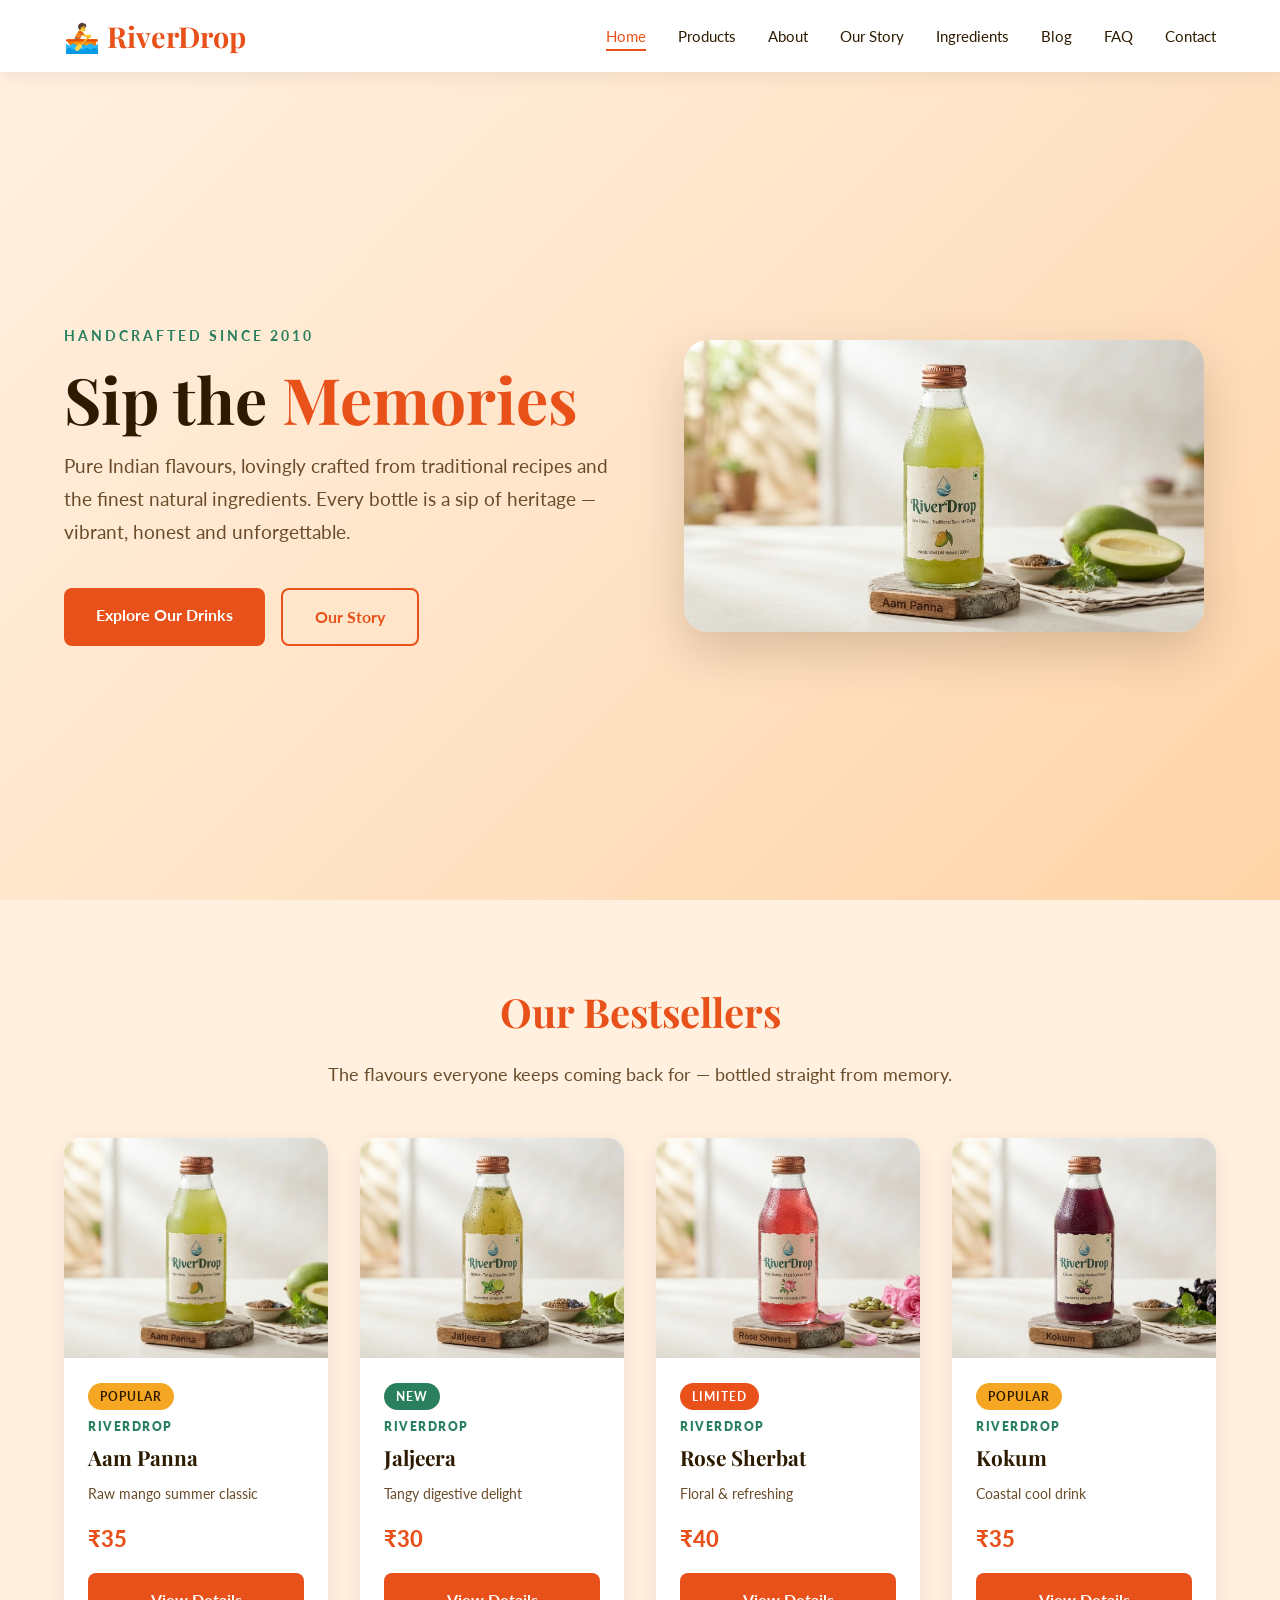
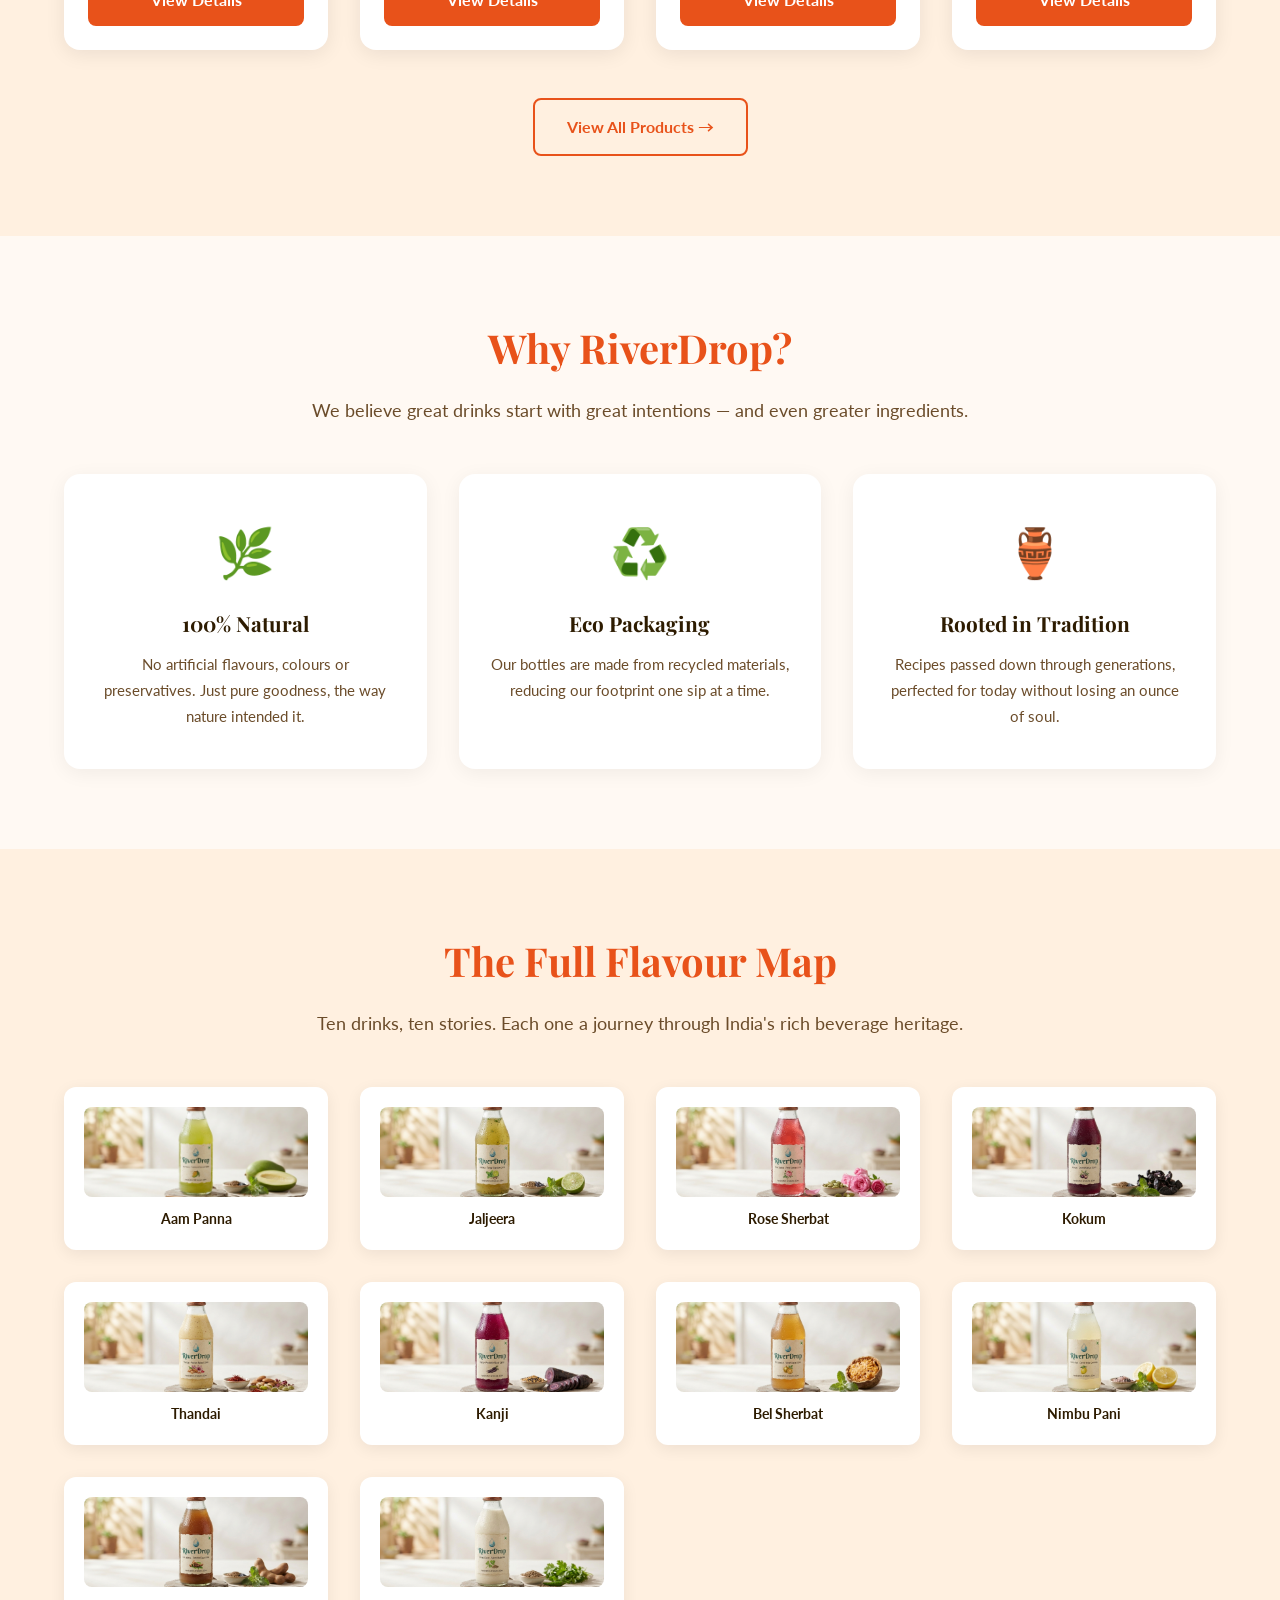
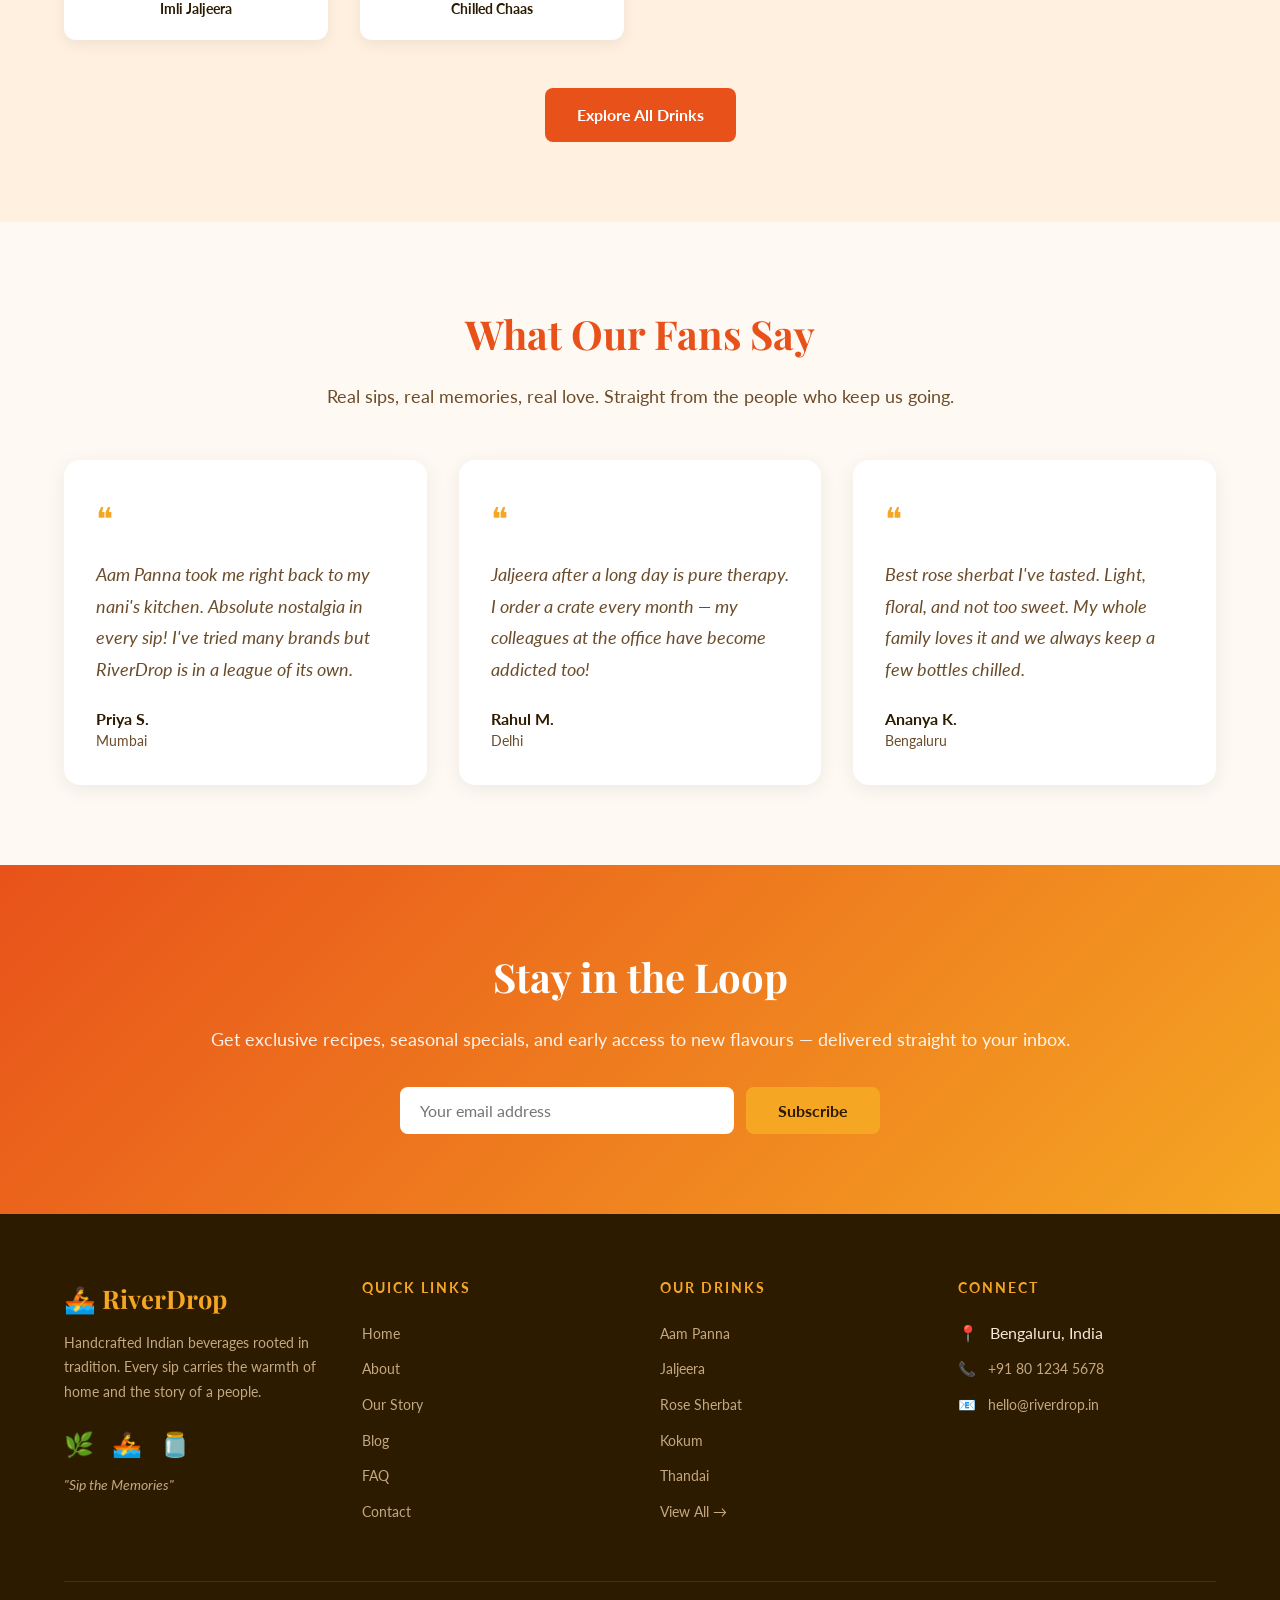
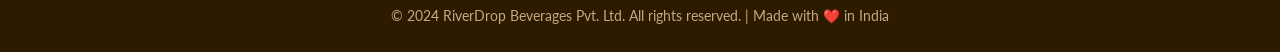
<file: index.html>
<!DOCTYPE html>
<html lang="en">
<head>
  <meta charset="UTF-8">
  <meta name="viewport" content="width=device-width, initial-scale=1.0">
  <title>RiverDrop – Sip the Memories</title>
  <link rel="preconnect" href="https://fonts.googleapis.com">
  <link rel="preconnect" href="https://fonts.gstatic.com" crossorigin>
  <link href="https://fonts.googleapis.com/css2?family=Playfair+Display:ital,wght@0,400;0,600;0,700;1,400&family=Lato:wght@300;400;700;900&display=swap" rel="stylesheet">
  <link rel="stylesheet" href="styles.css">
</head>
<body>

  <!-- ===== NAVBAR ===== -->
  <nav class="navbar">
    <div class="nav-container">
      <a href="index.html" class="nav-logo">🚣 RiverDrop</a>
      <ul class="nav-links">
        <li><a href="index.html" class="active">Home</a></li>
        <li><a href="products.html">Products</a></li>
        <li><a href="about.html">About</a></li>
        <li><a href="story.html">Our Story</a></li>
        <li><a href="ingredients.html">Ingredients</a></li>
        <li><a href="blog.html">Blog</a></li>
        <li><a href="faq.html">FAQ</a></li>
        <li><a href="contact.html">Contact</a></li>
      </ul>
    </div>
  </nav>

  <!-- ===== HERO ===== -->
  <section class="hero">
    <div class="container">
      <div class="hero-inner">
        <div class="hero-content">
          <p class="hero-eyebrow">Handcrafted Since 2010</p>
          <h1 class="hero-title">Sip the <span>Memories</span></h1>
          <p class="hero-subtitle">
            Pure Indian flavours, lovingly crafted from traditional recipes and the finest natural ingredients. 
            Every bottle is a sip of heritage — vibrant, honest and unforgettable.
          </p>
          <div class="hero-buttons">
            <a href="products.html" class="btn btn-primary">Explore Our Drinks</a>
            <a href="story.html" class="btn btn-outline">Our Story</a>
          </div>
        </div>
        <div class="hero-visual">
          <img src="images/aam-panna.jpg" alt="RiverDrop Aam Panna chilled glass bottle">
        </div>
      </div>
    </div>
  </section>

  <!-- ===== BESTSELLERS ===== -->
  <section class="section light-bg" id="bestsellers">
    <div class="container">
      <div class="text-center">
        <h2 class="section-title">Our Bestsellers</h2>
        <p class="section-subtitle">The flavours everyone keeps coming back for — bottled straight from memory.</p>
      </div>
      <div class="grid-4">

        <!-- Aam Panna -->
        <div class="product-card">
          <div class="product-card-image" style="background: linear-gradient(135deg, #c8e6c9, #a5d6a7);">
            <img src="images/aam-panna.jpg" alt="RiverDrop Aam Panna">
          </div>
          <div class="product-card-body">
            <div style="margin-bottom: 8px;">
              <span class="badge badge-popular">Popular</span>
            </div>
            <div class="product-brand-tag">RiverDrop</div>
            <h3 class="product-card-name">Aam Panna</h3>
            <p class="product-card-tagline">Raw mango summer classic</p>
            <p class="product-price">₹35</p>
            <a href="aam-panna.html" class="btn btn-primary">View Details</a>
          </div>
        </div>

        <!-- Jaljeera -->
        <div class="product-card">
          <div class="product-card-image" style="background: linear-gradient(135deg, #f9fbe7, #dce775);">
            <img src="images/jaljeera.jpg" alt="RiverDrop Jaljeera">
          </div>
          <div class="product-card-body">
            <div style="margin-bottom: 8px;">
              <span class="badge badge-new">New</span>
            </div>
            <div class="product-brand-tag">RiverDrop</div>
            <h3 class="product-card-name">Jaljeera</h3>
            <p class="product-card-tagline">Tangy digestive delight</p>
            <p class="product-price">₹30</p>
            <a href="jaljeera.html" class="btn btn-primary">View Details</a>
          </div>
        </div>

        <!-- Rose Sherbat -->
        <div class="product-card">
          <div class="product-card-image" style="background: linear-gradient(135deg, #fce4ec, #f48fb1);">
            <img src="images/rose-sherbat.jpg" alt="RiverDrop Rose Sherbat">
          </div>
          <div class="product-card-body">
            <div style="margin-bottom: 8px;">
              <span class="badge badge-limited">Limited</span>
            </div>
            <div class="product-brand-tag">RiverDrop</div>
            <h3 class="product-card-name">Rose Sherbat</h3>
            <p class="product-card-tagline">Floral &amp; refreshing</p>
            <p class="product-price">₹40</p>
            <a href="rose-sherbat.html" class="btn btn-primary">View Details</a>
          </div>
        </div>

        <!-- Kokum -->
        <div class="product-card">
          <div class="product-card-image" style="background: linear-gradient(135deg, #ede7f6, #b39ddb);">
            <img src="images/kokum.jpg" alt="RiverDrop Kokum">
          </div>
          <div class="product-card-body">
            <div style="margin-bottom: 8px;">
              <span class="badge badge-popular">Popular</span>
            </div>
            <div class="product-brand-tag">RiverDrop</div>
            <h3 class="product-card-name">Kokum</h3>
            <p class="product-card-tagline">Coastal cool drink</p>
            <p class="product-price">₹35</p>
            <a href="kokum.html" class="btn btn-primary">View Details</a>
          </div>
        </div>

      </div>

      <div class="text-center mt-48">
        <a href="products.html" class="btn btn-outline">View All Products →</a>
      </div>
    </div>
  </section>

  <!-- ===== WHY RIVERDROP ===== -->
  <section class="section">
    <div class="container">
      <div class="text-center">
        <h2 class="section-title">Why RiverDrop?</h2>
        <p class="section-subtitle">We believe great drinks start with great intentions — and even greater ingredients.</p>
      </div>
      <div class="grid-3">

        <div class="feature-box">
          <div class="feature-icon">🌿</div>
          <h3 class="feature-title">100% Natural</h3>
          <p class="feature-desc">No artificial flavours, colours or preservatives. Just pure goodness, the way nature intended it.</p>
        </div>

        <div class="feature-box">
          <div class="feature-icon">♻️</div>
          <h3 class="feature-title">Eco Packaging</h3>
          <p class="feature-desc">Our bottles are made from recycled materials, reducing our footprint one sip at a time.</p>
        </div>

        <div class="feature-box">
          <div class="feature-icon">🏺</div>
          <h3 class="feature-title">Rooted in Tradition</h3>
          <p class="feature-desc">Recipes passed down through generations, perfected for today without losing an ounce of soul.</p>
        </div>

      </div>
    </div>
  </section>

  <!-- ===== FULL PRODUCT LINEUP TEASER ===== -->
  <section class="section light-bg">
    <div class="container">
      <div class="text-center">
        <h2 class="section-title">The Full Flavour Map</h2>
        <p class="section-subtitle">Ten drinks, ten stories. Each one a journey through India's rich beverage heritage.</p>
      </div>
      <div class="grid-4">

        <a href="products.html" class="product-tile">
          <img class="product-tile-img" src="images/aam-panna.jpg" alt="RiverDrop Aam Panna">
          <div class="product-tile-name">Aam Panna</div>
        </a>

        <a href="products.html" class="product-tile">
          <img class="product-tile-img" src="images/jaljeera.jpg" alt="RiverDrop Jaljeera">
          <div class="product-tile-name">Jaljeera</div>
        </a>

        <a href="products.html" class="product-tile">
          <img class="product-tile-img" src="images/rose-sherbat.jpg" alt="RiverDrop Rose Sherbat">
          <div class="product-tile-name">Rose Sherbat</div>
        </a>

        <a href="products.html" class="product-tile">
          <img class="product-tile-img" src="images/kokum.jpg" alt="RiverDrop Kokum">
          <div class="product-tile-name">Kokum</div>
        </a>

        <a href="products.html" class="product-tile">
          <img class="product-tile-img" src="images/thandai.jpg" alt="RiverDrop Thandai">
          <div class="product-tile-name">Thandai</div>
        </a>

        <a href="products.html" class="product-tile">
          <img class="product-tile-img" src="images/kanji.jpg" alt="RiverDrop Kanji">
          <div class="product-tile-name">Kanji</div>
        </a>

        <a href="products.html" class="product-tile">
          <img class="product-tile-img" src="images/bel-sherbat.jpg" alt="RiverDrop Bel Sherbat">
          <div class="product-tile-name">Bel Sherbat</div>
        </a>

        <a href="products.html" class="product-tile">
          <img class="product-tile-img" src="images/nimbu-pani.jpg" alt="RiverDrop Nimbu Pani">
          <div class="product-tile-name">Nimbu Pani</div>
        </a>

        <a href="products.html" class="product-tile">
          <img class="product-tile-img" src="images/imli-jaljeera.jpg" alt="RiverDrop Imli Jaljeera">
          <div class="product-tile-name">Imli Jaljeera</div>
        </a>

        <a href="products.html" class="product-tile">
          <img class="product-tile-img" src="images/chilled-chaas.jpg" alt="RiverDrop Chilled Chaas">
          <div class="product-tile-name">Chilled Chaas</div>
        </a>

      </div>

      <div class="text-center mt-48">
        <a href="products.html" class="btn btn-primary">Explore All Drinks</a>
      </div>
    </div>
  </section>

  <!-- ===== TESTIMONIALS ===== -->
  <section class="section">
    <div class="container">
      <div class="text-center">
        <h2 class="section-title">What Our Fans Say</h2>
        <p class="section-subtitle">Real sips, real memories, real love. Straight from the people who keep us going.</p>
      </div>
      <div class="grid-3">

        <div class="testimonial-card">
          <div style="font-size: 2rem; margin-bottom: 16px; color: var(--secondary);">❝</div>
          <p class="testimonial-quote">
            Aam Panna took me right back to my nani's kitchen. Absolute nostalgia in every sip! 
            I've tried many brands but RiverDrop is in a league of its own.
          </p>
          <p class="testimonial-author">Priya S.</p>
          <p class="testimonial-city">Mumbai</p>
        </div>

        <div class="testimonial-card">
          <div style="font-size: 2rem; margin-bottom: 16px; color: var(--secondary);">❝</div>
          <p class="testimonial-quote">
            Jaljeera after a long day is pure therapy. I order a crate every month — my colleagues 
            at the office have become addicted too!
          </p>
          <p class="testimonial-author">Rahul M.</p>
          <p class="testimonial-city">Delhi</p>
        </div>

        <div class="testimonial-card">
          <div style="font-size: 2rem; margin-bottom: 16px; color: var(--secondary);">❝</div>
          <p class="testimonial-quote">
            Best rose sherbat I've tasted. Light, floral, and not too sweet. My whole family loves 
            it and we always keep a few bottles chilled.
          </p>
          <p class="testimonial-author">Ananya K.</p>
          <p class="testimonial-city">Bengaluru</p>
        </div>

      </div>
    </div>
  </section>

  <!-- ===== NEWSLETTER ===== -->
  <section class="newsletter-section">
    <div class="container">
      <h2 class="section-title">Stay in the Loop</h2>
      <p class="section-subtitle">
        Get exclusive recipes, seasonal specials, and early access to new flavours — 
        delivered straight to your inbox.
      </p>
      <form class="newsletter-form" action="#" method="post">
        <input 
          type="email" 
          class="newsletter-input" 
          placeholder="Your email address" 
          aria-label="Email address"
          required
        >
        <button type="submit" class="btn btn-secondary">Subscribe</button>
      </form>
    </div>
  </section>

  <!-- ===== FOOTER ===== -->
  <footer class="footer">
    <div class="container">
      <div class="footer-grid">

        <!-- Brand Column -->
        <div class="footer-brand">
          <div class="footer-logo">🚣 RiverDrop</div>
          <p class="footer-desc">
            Handcrafted Indian beverages rooted in tradition. 
            Every sip carries the warmth of home and the story of a people.
          </p>
          <p class="footer-desc" style="margin-top: 20px; font-size: 1.5rem; letter-spacing: 6px;">
            🌿 🚣 🫙
          </p>
          <p class="footer-desc" style="margin-top: 8px; font-style: italic;">
            "Sip the Memories"
          </p>
        </div>

        <!-- Quick Links Column -->
        <div>
          <h4 class="footer-heading">Quick Links</h4>
          <ul class="footer-links">
            <li><a href="index.html">Home</a></li>
            <li><a href="about.html">About</a></li>
            <li><a href="story.html">Our Story</a></li>
            <li><a href="blog.html">Blog</a></li>
            <li><a href="faq.html">FAQ</a></li>
            <li><a href="contact.html">Contact</a></li>
          </ul>
        </div>

        <!-- Our Drinks Column -->
        <div>
          <h4 class="footer-heading">Our Drinks</h4>
          <ul class="footer-links">
            <li><a href="aam-panna.html">Aam Panna</a></li>
            <li><a href="jaljeera.html">Jaljeera</a></li>
            <li><a href="rose-sherbat.html">Rose Sherbat</a></li>
            <li><a href="kokum.html">Kokum</a></li>
            <li><a href="products.html">Thandai</a></li>
            <li><a href="products.html">View All →</a></li>
          </ul>
        </div>

        <!-- Connect Column -->
        <div>
          <h4 class="footer-heading">Connect</h4>
          <ul class="footer-links">
            <li>
              <span style="margin-right: 8px;">📍</span>
              Bengaluru, India
            </li>
            <li style="margin-top: 10px;">
              <a href="tel:+918012345678">
                <span style="margin-right: 8px;">📞</span>
                +91 80 1234 5678
              </a>
            </li>
            <li style="margin-top: 10px;">
              <a href="mailto:hello@riverdrop.in">
                <span style="margin-right: 8px;">📧</span>
                hello@riverdrop.in
              </a>
            </li>
          </ul>
        </div>

      </div>

      <div class="footer-bottom">
        <p>© 2024 RiverDrop Beverages Pvt. Ltd. All rights reserved. | Made with ❤️ in India</p>
      </div>
    </div>
  </footer>

</body>
</html>
</file>
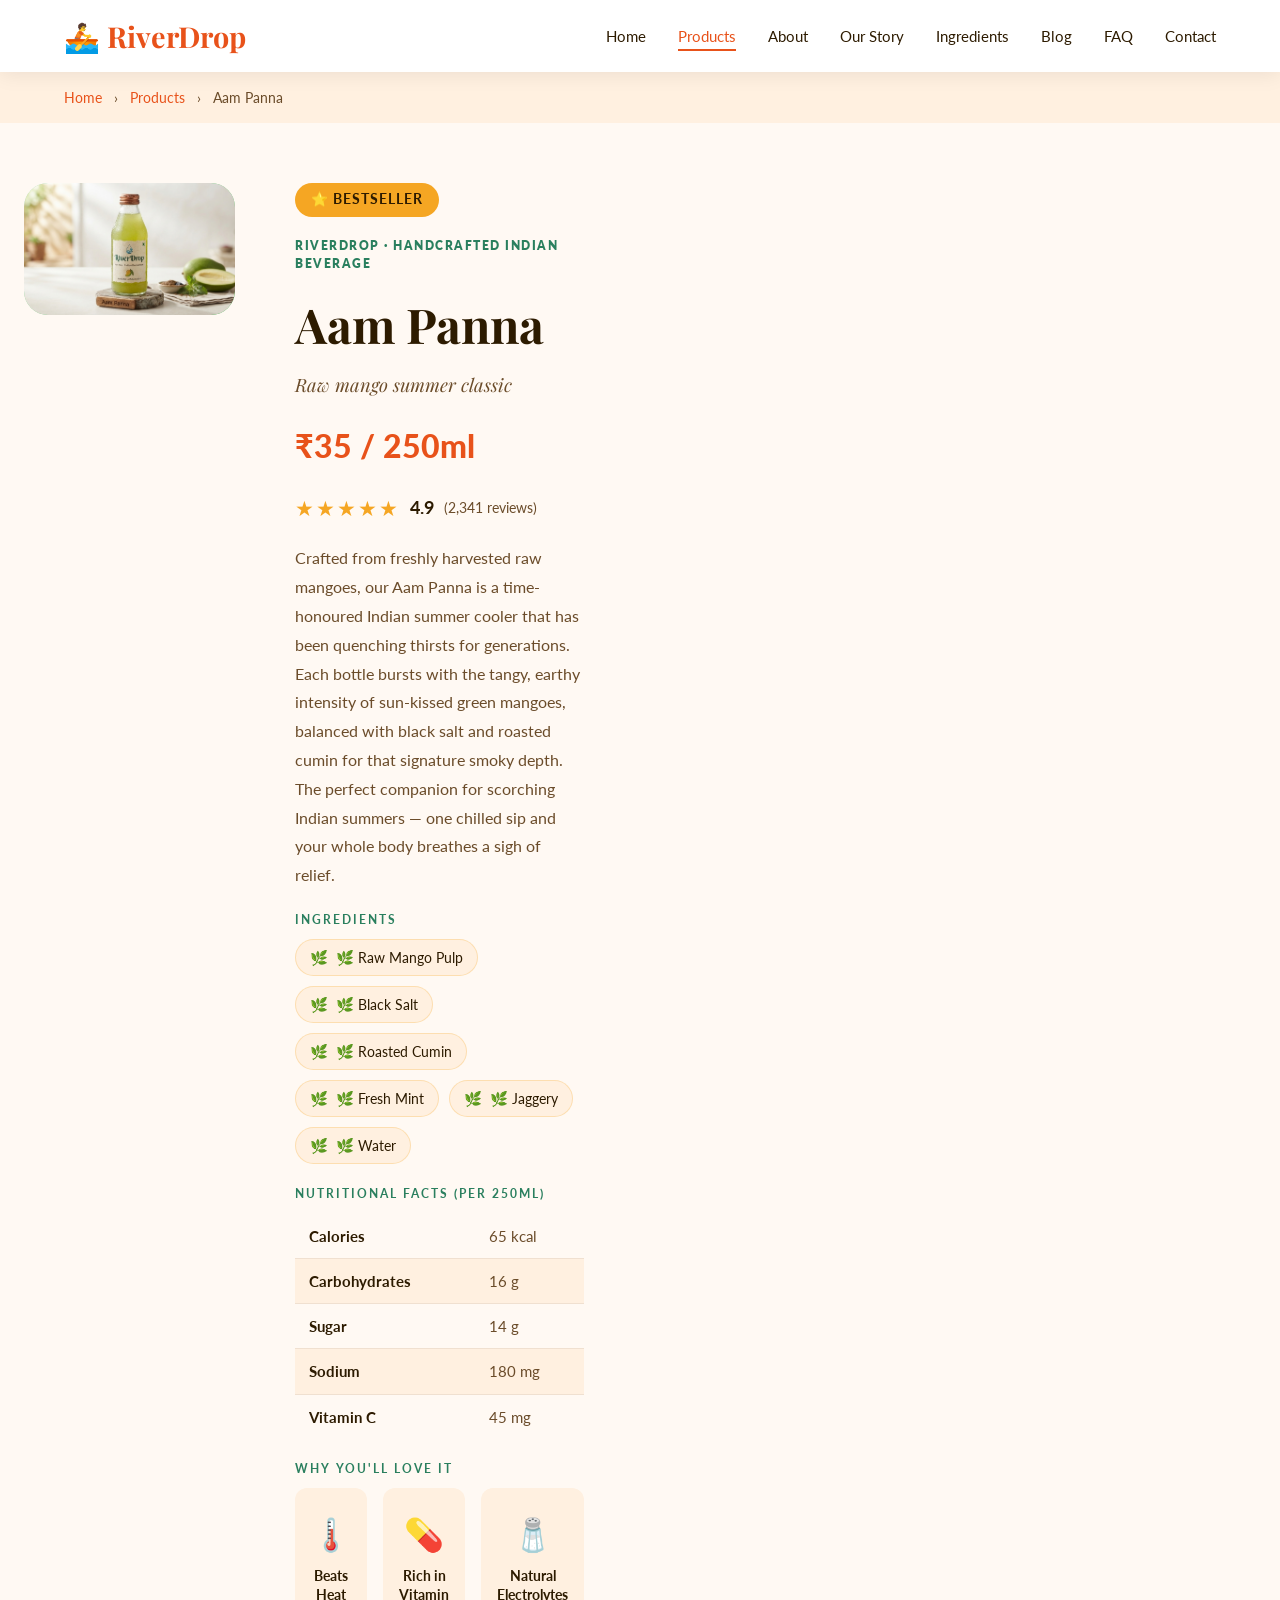
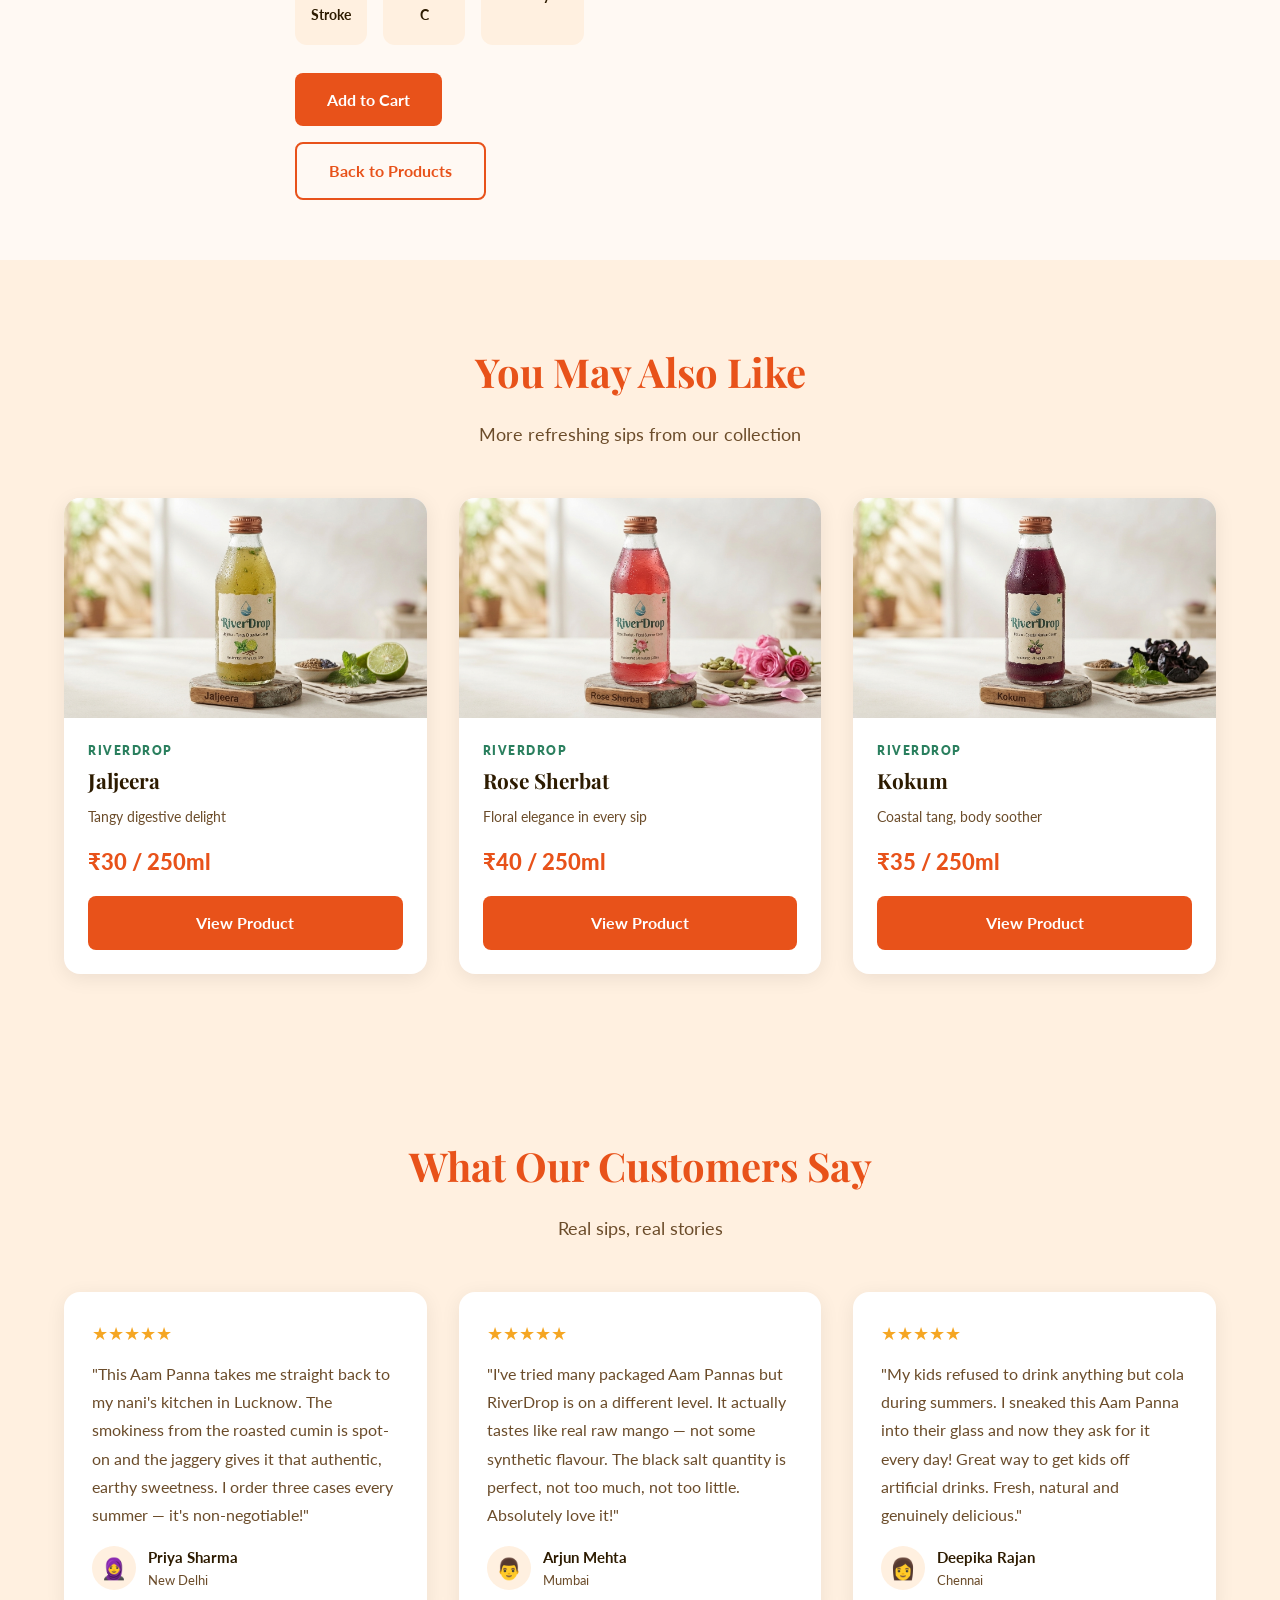
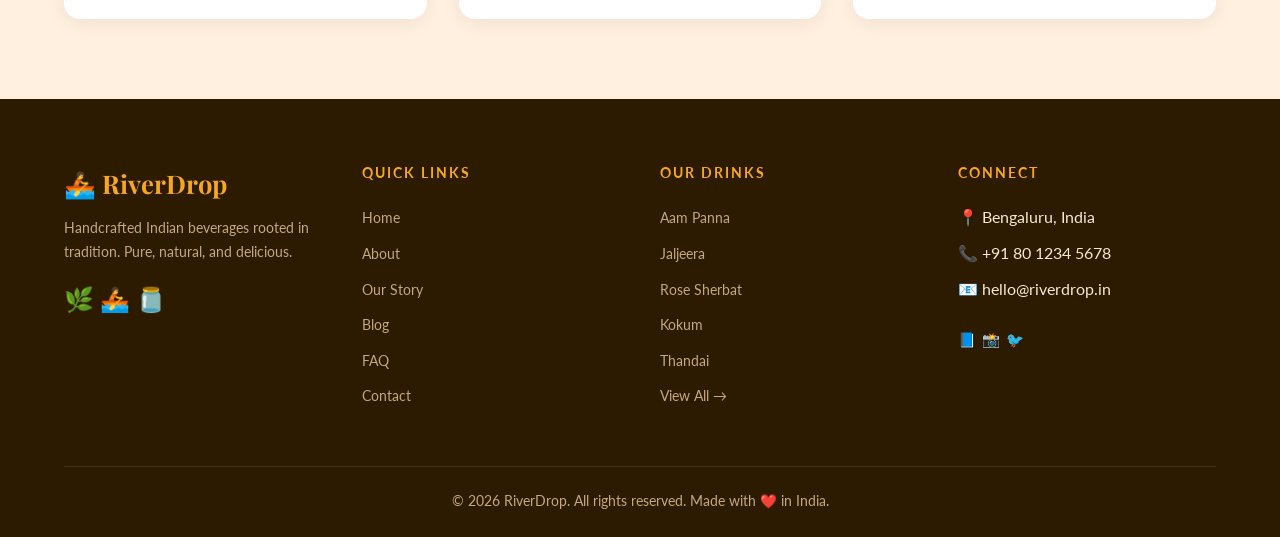
<file: aam-panna.html>
<!DOCTYPE html>
<html lang="en">
<head>
  <meta charset="UTF-8" />
  <meta name="viewport" content="width=device-width, initial-scale=1.0" />
  <title>Aam Panna – RiverDrop</title>
  <link rel="preconnect" href="https://fonts.googleapis.com" />
  <link rel="preconnect" href="https://fonts.gstatic.com" crossorigin />
  <link href="https://fonts.googleapis.com/css2?family=Playfair+Display:ital,wght@0,400;0,600;0,700;1,400&family=Lato:wght@300;400;700;900&display=swap" rel="stylesheet" />
  <link rel="stylesheet" href="styles.css" />
  <style>
    /* ---- Page-specific styles ---- */
    .breadcrumb {
      background: var(--light-bg);
      padding: 14px 0;
      font-size: 0.9rem;
      color: var(--text-mid);
    }
    .breadcrumb a { color: var(--primary); text-decoration: none; }
    .breadcrumb a:hover { text-decoration: underline; }
    .breadcrumb span { margin: 0 8px; }

    .product-detail-hero {
      padding: 60px 0;
    }
    .product-detail-grid {
      display: grid;
      grid-template-columns: 1fr 1fr;
      gap: 60px;
      align-items: start;
    }
    @media (max-width: 768px) {
      .product-detail-grid { grid-template-columns: 1fr; gap: 40px; }
    }

    .product-visual {
      background: linear-gradient(135deg, #c8e6c9, #66bb6a);
      border-radius: 24px;
      height: auto;
      aspect-ratio: 16 / 10;
      overflow: hidden;
      padding: 0;
    }

    .product-brand-tag {
      font-family: 'Lato', sans-serif;
      font-size: 0.72rem;
      font-weight: 800;
      letter-spacing: 1.5px;
      text-transform: uppercase;
      color: var(--accent);
      margin-bottom: 4px;
    }

    .product-info { display: flex; flex-direction: column; gap: 20px; }

    .badge {
      display: inline-block;
      padding: 6px 16px;
      border-radius: 20px;
      font-size: 0.85rem;
      font-weight: 700;
      font-family: 'Lato', sans-serif;
      width: fit-content;
    }
    .badge-popular { background: var(--secondary); color: var(--text-dark); }
    .badge-new { background: var(--accent); color: white; }

    .product-title {
      font-family: 'Playfair Display', serif;
      font-size: 3rem;
      font-weight: 700;
      color: var(--text-dark);
      line-height: 1.1;
      margin: 0;
    }
    .product-tagline {
      font-family: 'Playfair Display', serif;
      font-style: italic;
      font-size: 1.15rem;
      color: var(--text-mid);
      margin: 0;
    }
    .product-price-large {
      font-family: 'Lato', sans-serif;
      font-size: 2rem;
      font-weight: 900;
      color: var(--primary);
    }
    .product-rating {
      display: flex;
      align-items: center;
      gap: 10px;
      font-family: 'Lato', sans-serif;
    }
    .stars { color: #F5A623; font-size: 1.3rem; letter-spacing: 2px; }
    .rating-score { font-weight: 700; font-size: 1.1rem; color: var(--text-dark); }
    .rating-count { font-size: 0.9rem; color: var(--text-mid); }

    .product-description {
      font-family: 'Lato', sans-serif;
      font-size: 1rem;
      color: var(--text-mid);
      line-height: 1.8;
      margin: 0;
    }

    .ingredients-list {
      list-style: none;
      padding: 0;
      margin: 0;
      display: flex;
      flex-wrap: wrap;
      gap: 10px;
    }
    .ingredients-list li {
      background: var(--light-bg);
      border: 1px solid #F5A62340;
      border-radius: 20px;
      padding: 6px 14px;
      font-family: 'Lato', sans-serif;
      font-size: 0.9rem;
      color: var(--text-dark);
    }

    .section-label {
      font-family: 'Lato', sans-serif;
      font-size: 0.75rem;
      font-weight: 700;
      text-transform: uppercase;
      letter-spacing: 2px;
      color: var(--accent);
      margin-bottom: 10px;
    }

    .nutrition-table {
      width: 100%;
      border-collapse: collapse;
      font-family: 'Lato', sans-serif;
      font-size: 0.95rem;
    }
    .nutrition-table td {
      padding: 10px 14px;
      border-bottom: 1px solid #F0E0D0;
      color: var(--text-mid);
    }
    .nutrition-table td:first-child { font-weight: 700; color: var(--text-dark); }
    .nutrition-table tr:last-child td { border-bottom: none; }
    .nutrition-table tr:nth-child(even) td { background: var(--light-bg); }

    .benefits-grid {
      display: grid;
      grid-template-columns: repeat(3, 1fr);
      gap: 16px;
    }
    @media (max-width: 600px) { .benefits-grid { grid-template-columns: 1fr; } }

    .benefit-box {
      background: var(--light-bg);
      border-radius: 12px;
      padding: 20px 16px;
      text-align: center;
    }
    .benefit-icon { font-size: 2rem; margin-bottom: 8px; }
    .benefit-title {
      font-family: 'Lato', sans-serif;
      font-size: 0.85rem;
      font-weight: 700;
      color: var(--text-dark);
      line-height: 1.4;
    }

    .product-actions { display: flex; gap: 16px; flex-wrap: wrap; margin-top: 8px; }

    /* Reviews */
    .reviews-section { background: var(--light-bg); }
    .review-card {
      background: white;
      border-radius: 16px;
      padding: 28px;
      box-shadow: 0 4px 20px rgba(0,0,0,0.07);
    }
    .review-stars { color: #F5A623; font-size: 1.1rem; margin-bottom: 12px; }
    .review-text {
      font-family: 'Lato', sans-serif;
      font-size: 0.98rem;
      color: var(--text-mid);
      line-height: 1.8;
      margin-bottom: 16px;
    }
    .review-author { display: flex; align-items: center; gap: 12px; }
    .review-avatar {
      width: 44px;
      height: 44px;
      border-radius: 50%;
      display: flex;
      align-items: center;
      justify-content: center;
      font-size: 1.3rem;
      background: var(--light-bg);
    }
    .review-name {
      font-family: 'Lato', sans-serif;
      font-weight: 700;
      color: var(--text-dark);
      font-size: 0.95rem;
    }
    .review-location { font-size: 0.82rem; color: var(--text-mid); }

    /* "You May Also Like" product cards mini */
    .also-like-section { padding: 80px 0; }
  </style>
</head>
<body>

  <!-- NAV -->
  <nav class="navbar">
    <div class="nav-container">
      <a href="index.html" class="nav-logo">🚣 RiverDrop</a>
      <ul class="nav-links">
        <li><a href="index.html">Home</a></li>
        <li><a href="products.html" class="active">Products</a></li>
        <li><a href="about.html">About</a></li>
        <li><a href="story.html">Our Story</a></li>
        <li><a href="ingredients.html">Ingredients</a></li>
        <li><a href="blog.html">Blog</a></li>
        <li><a href="faq.html">FAQ</a></li>
        <li><a href="contact.html">Contact</a></li>
      </ul>
    </div>
  </nav>

  <!-- BREADCRUMB -->
  <div class="breadcrumb">
    <div class="container">
      <a href="index.html">Home</a>
      <span>›</span>
      <a href="products.html">Products</a>
      <span>›</span>
      Aam Panna
    </div>
  </div>

  <!-- PRODUCT DETAIL HERO -->
  <section class="product-detail-hero">
    <div class="container">
      <div class="product-detail-grid">

        <!-- LEFT: Visual -->
        <div class="product-visual">
          <img src="images/aam-panna.jpg" alt="RiverDrop Aam Panna" style="width:100%;height:100%;object-fit:cover;border-radius:24px;display:block;" />
        </div>

        <!-- RIGHT: Info -->
        <div class="product-info">
          <div class="badge badge-popular">⭐ Bestseller</div>

          <div class="product-brand-tag">RiverDrop · Handcrafted Indian Beverage</div>
          <h1 class="product-title">Aam Panna</h1>
          <p class="product-tagline">Raw mango summer classic</p>

          <div class="product-price-large">₹35 / 250ml</div>

          <div class="product-rating">
            <span class="stars">★★★★★</span>
            <span class="rating-score">4.9</span>
            <span class="rating-count">(2,341 reviews)</span>
          </div>

          <p class="product-description">
            Crafted from freshly harvested raw mangoes, our Aam Panna is a time-honoured Indian summer cooler that has been quenching thirsts for generations. Each bottle bursts with the tangy, earthy intensity of sun-kissed green mangoes, balanced with black salt and roasted cumin for that signature smoky depth. The perfect companion for scorching Indian summers — one chilled sip and your whole body breathes a sigh of relief.
          </p>

          <!-- Ingredients -->
          <div>
            <div class="section-label">Ingredients</div>
            <ul class="ingredients-list">
              <li>🌿 Raw Mango Pulp</li>
              <li>🌿 Black Salt</li>
              <li>🌿 Roasted Cumin</li>
              <li>🌿 Fresh Mint</li>
              <li>🌿 Jaggery</li>
              <li>🌿 Water</li>
            </ul>
          </div>

          <!-- Nutritional Facts -->
          <div>
            <div class="section-label">Nutritional Facts (per 250ml)</div>
            <table class="nutrition-table">
              <tbody>
                <tr><td>Calories</td><td>65 kcal</td></tr>
                <tr><td>Carbohydrates</td><td>16 g</td></tr>
                <tr><td>Sugar</td><td>14 g</td></tr>
                <tr><td>Sodium</td><td>180 mg</td></tr>
                <tr><td>Vitamin C</td><td>45 mg</td></tr>
              </tbody>
            </table>
          </div>

          <!-- Benefits -->
          <div>
            <div class="section-label">Why You'll Love It</div>
            <div class="benefits-grid">
              <div class="benefit-box">
                <div class="benefit-icon">🌡️</div>
                <div class="benefit-title">Beats Heat Stroke</div>
              </div>
              <div class="benefit-box">
                <div class="benefit-icon">💊</div>
                <div class="benefit-title">Rich in Vitamin C</div>
              </div>
              <div class="benefit-box">
                <div class="benefit-icon">🧂</div>
                <div class="benefit-title">Natural Electrolytes</div>
              </div>
            </div>
          </div>

          <!-- Actions -->
          <div class="product-actions">
            <a href="#" class="btn btn-primary">Add to Cart</a>
            <a href="products.html" class="btn btn-outline">Back to Products</a>
          </div>
        </div>

      </div>
    </div>
  </section>

  <!-- YOU MAY ALSO LIKE -->
  <section class="also-like-section" style="background: var(--light-bg);">
    <div class="container">
      <h2 class="section-title" style="text-align:center;">You May Also Like</h2>
      <p class="section-subtitle" style="text-align:center;">More refreshing sips from our collection</p>
      <div class="grid-3">

        <!-- Jaljeera -->
        <div class="product-card">
          <div class="product-card-image" style="overflow:hidden;padding:0;"><img src="images/jaljeera.jpg" alt="RiverDrop Jaljeera" style="width:100%;height:100%;object-fit:cover;display:block;" /></div>
          <div class="product-card-body">
            <div class="product-brand-tag">RiverDrop</div>
            <div class="product-card-name">Jaljeera</div>
            <div class="product-card-tagline">Tangy digestive delight</div>
            <div class="product-price">₹30 / 250ml</div>
            <a href="jaljeera.html" class="btn btn-primary">View Product</a>
          </div>
        </div>

        <!-- Rose Sherbat -->
        <div class="product-card">
          <div class="product-card-image" style="overflow:hidden;padding:0;"><img src="images/rose-sherbat.jpg" alt="RiverDrop Rose Sherbat" style="width:100%;height:100%;object-fit:cover;display:block;" /></div>
          <div class="product-card-body">
            <div class="product-brand-tag">RiverDrop</div>
            <div class="product-card-name">Rose Sherbat</div>
            <div class="product-card-tagline">Floral elegance in every sip</div>
            <div class="product-price">₹40 / 250ml</div>
            <a href="rose-sherbat.html" class="btn btn-primary">View Product</a>
          </div>
        </div>

        <!-- Kokum -->
        <div class="product-card">
          <div class="product-card-image" style="overflow:hidden;padding:0;"><img src="images/kokum.jpg" alt="RiverDrop Kokum" style="width:100%;height:100%;object-fit:cover;display:block;" /></div>
          <div class="product-card-body">
            <div class="product-brand-tag">RiverDrop</div>
            <div class="product-card-name">Kokum</div>
            <div class="product-card-tagline">Coastal tang, body soother</div>
            <div class="product-price">₹35 / 250ml</div>
            <a href="kokum.html" class="btn btn-primary">View Product</a>
          </div>
        </div>

      </div>
    </div>
  </section>

  <!-- CUSTOMER REVIEWS -->
  <section class="reviews-section section">
    <div class="container">
      <h2 class="section-title" style="text-align:center;">What Our Customers Say</h2>
      <p class="section-subtitle" style="text-align:center;">Real sips, real stories</p>
      <div class="grid-3">

        <div class="review-card">
          <div class="review-stars">★★★★★</div>
          <p class="review-text">"This Aam Panna takes me straight back to my nani's kitchen in Lucknow. The smokiness from the roasted cumin is spot-on and the jaggery gives it that authentic, earthy sweetness. I order three cases every summer — it's non-negotiable!"</p>
          <div class="review-author">
            <div class="review-avatar">🧕</div>
            <div>
              <div class="review-name">Priya Sharma</div>
              <div class="review-location">New Delhi</div>
            </div>
          </div>
        </div>

        <div class="review-card">
          <div class="review-stars">★★★★★</div>
          <p class="review-text">"I've tried many packaged Aam Pannas but RiverDrop is on a different level. It actually tastes like real raw mango — not some synthetic flavour. The black salt quantity is perfect, not too much, not too little. Absolutely love it!"</p>
          <div class="review-author">
            <div class="review-avatar">👨</div>
            <div>
              <div class="review-name">Arjun Mehta</div>
              <div class="review-location">Mumbai</div>
            </div>
          </div>
        </div>

        <div class="review-card">
          <div class="review-stars">★★★★★</div>
          <p class="review-text">"My kids refused to drink anything but cola during summers. I sneaked this Aam Panna into their glass and now they ask for it every day! Great way to get kids off artificial drinks. Fresh, natural and genuinely delicious."</p>
          <div class="review-author">
            <div class="review-avatar">👩</div>
            <div>
              <div class="review-name">Deepika Rajan</div>
              <div class="review-location">Chennai</div>
            </div>
          </div>
        </div>

      </div>
    </div>
  </section>

  <!-- FOOTER -->
  <footer class="footer">
    <div class="container">
      <div class="footer-grid">
        <div class="footer-brand">
          <div class="footer-logo">🚣 RiverDrop</div>
          <p class="footer-desc">Handcrafted Indian beverages rooted in tradition. Pure, natural, and delicious.</p>
          <p style="margin-top:16px;font-size:1.5rem;">🌿 🚣 🫙</p>
        </div>
        <div>
          <div class="footer-heading">Quick Links</div>
          <ul class="footer-links">
            <li><a href="index.html">Home</a></li>
            <li><a href="about.html">About</a></li>
            <li><a href="story.html">Our Story</a></li>
            <li><a href="blog.html">Blog</a></li>
            <li><a href="faq.html">FAQ</a></li>
            <li><a href="contact.html">Contact</a></li>
          </ul>
        </div>
        <div>
          <div class="footer-heading">Our Drinks</div>
          <ul class="footer-links">
            <li><a href="aam-panna.html">Aam Panna</a></li>
            <li><a href="jaljeera.html">Jaljeera</a></li>
            <li><a href="rose-sherbat.html">Rose Sherbat</a></li>
            <li><a href="kokum.html">Kokum</a></li>
            <li><a href="thandai.html">Thandai</a></li>
            <li><a href="products.html">View All →</a></li>
          </ul>
        </div>
        <div>
          <div class="footer-heading">Connect</div>
          <ul class="footer-links">
            <li>📍 Bengaluru, India</li>
            <li>📞 +91 80 1234 5678</li>
            <li>📧 hello@riverdrop.in</li>
            <li style="margin-top:16px;font-size:1.5rem;"><a href="#" style="text-decoration:none;">📘</a> <a href="#" style="text-decoration:none;">📸</a> <a href="#" style="text-decoration:none;">🐦</a></li>
          </ul>
        </div>
      </div>
      <div class="footer-bottom">
        <p>© 2026 RiverDrop. All rights reserved. Made with ❤️ in India.</p>
      </div>
    </div>
  </footer>

</body>
</html>
</file>
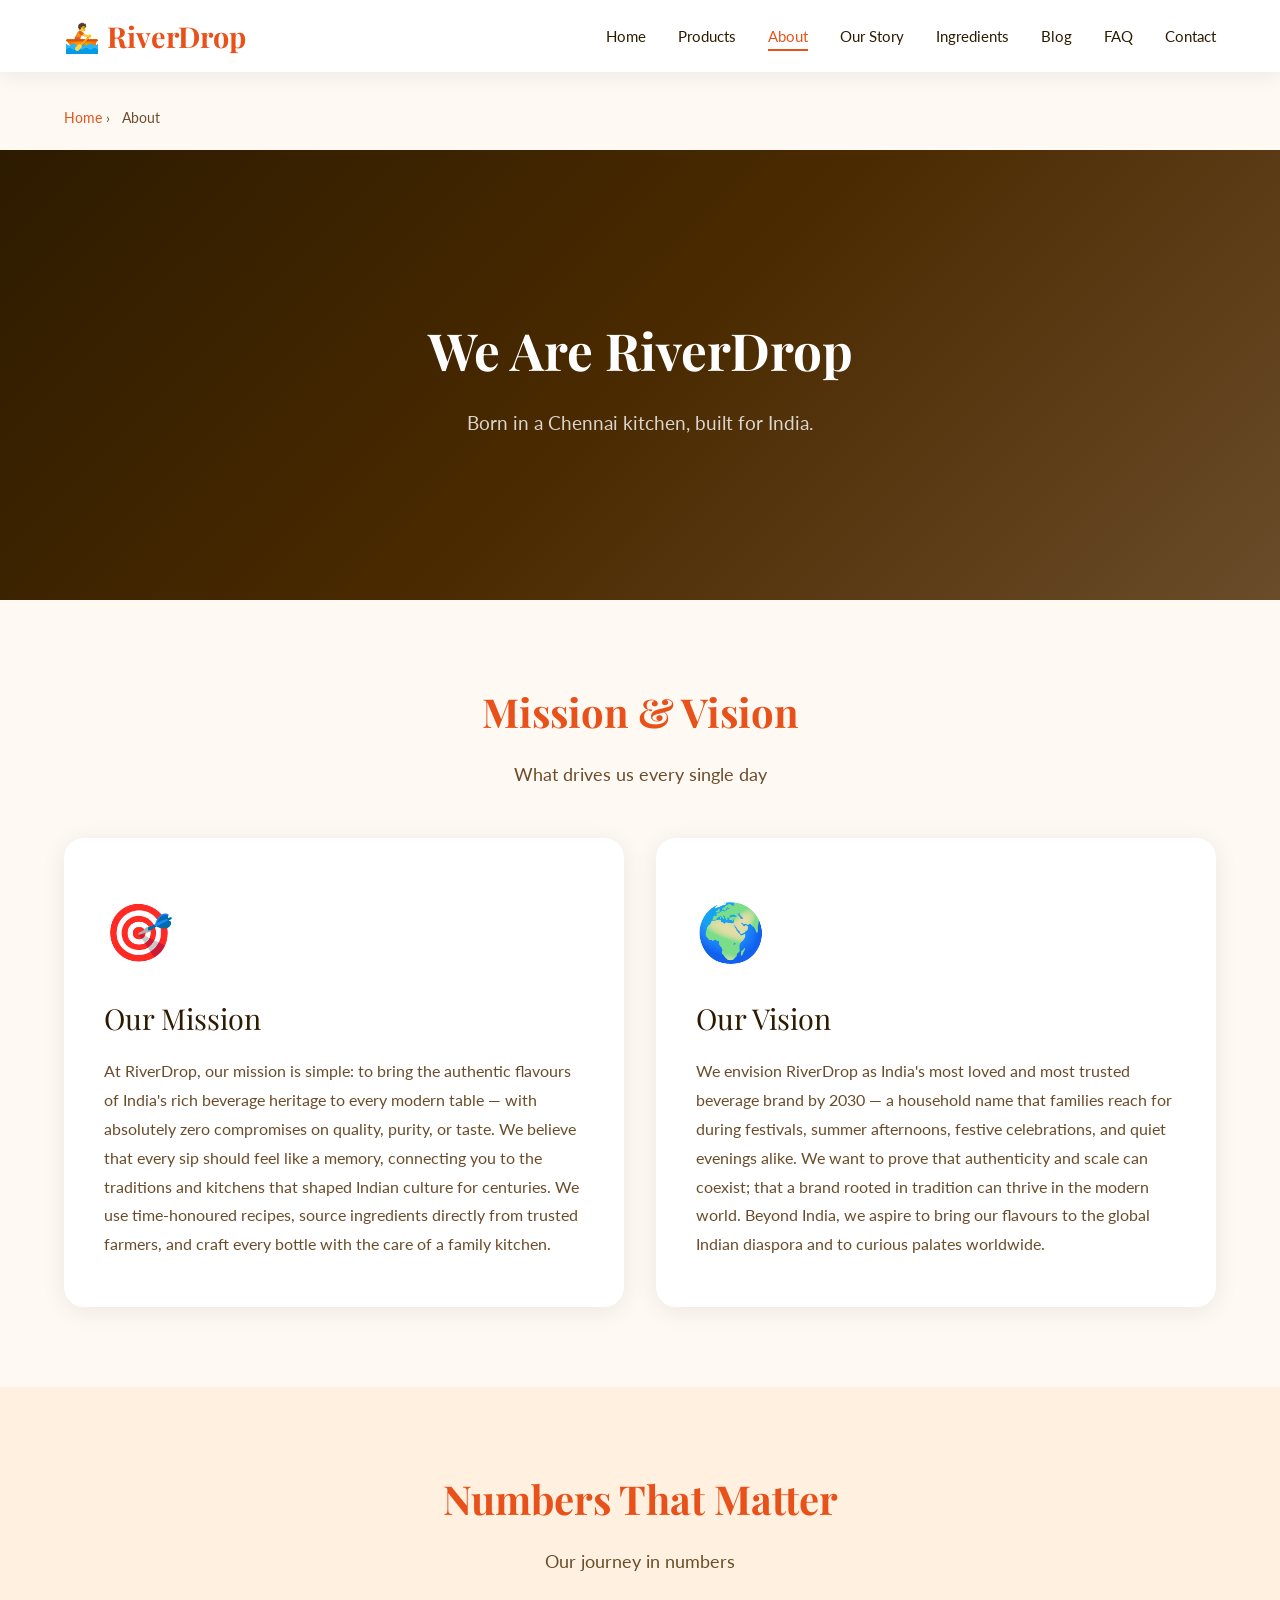
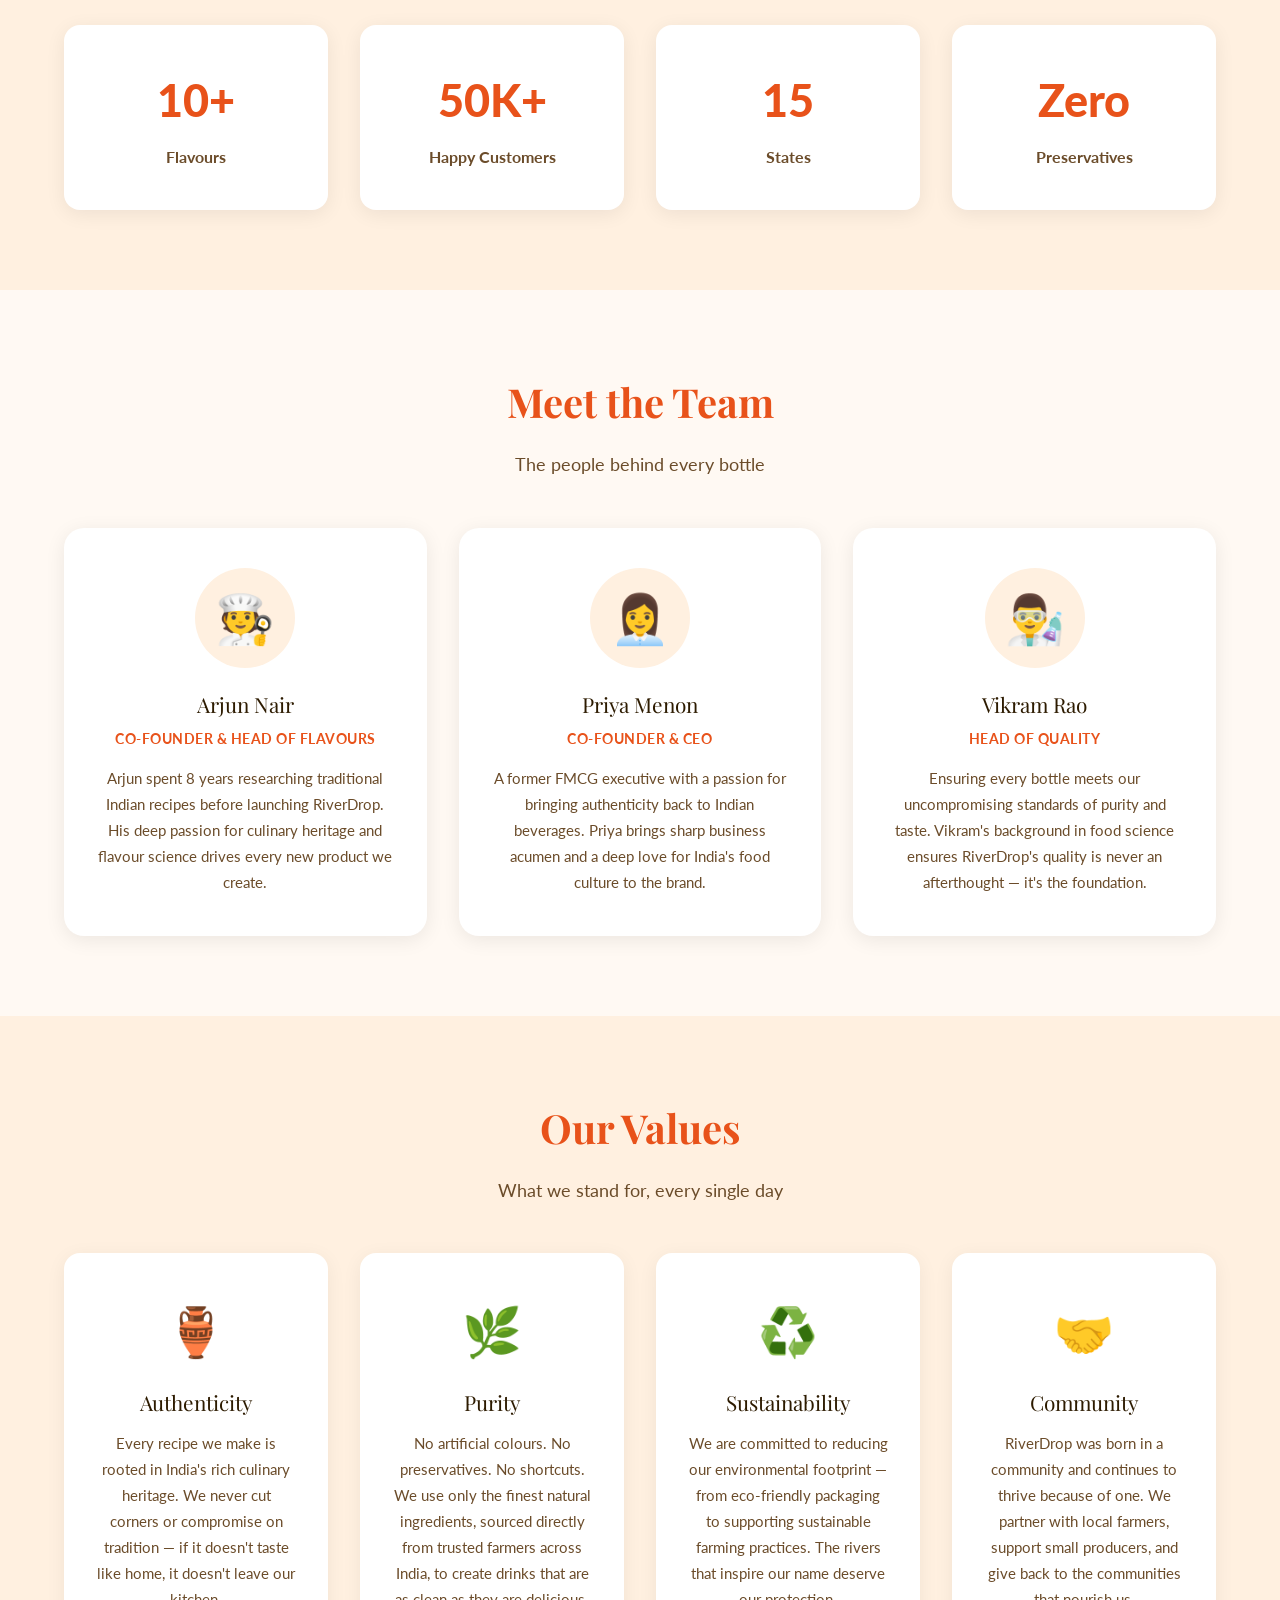
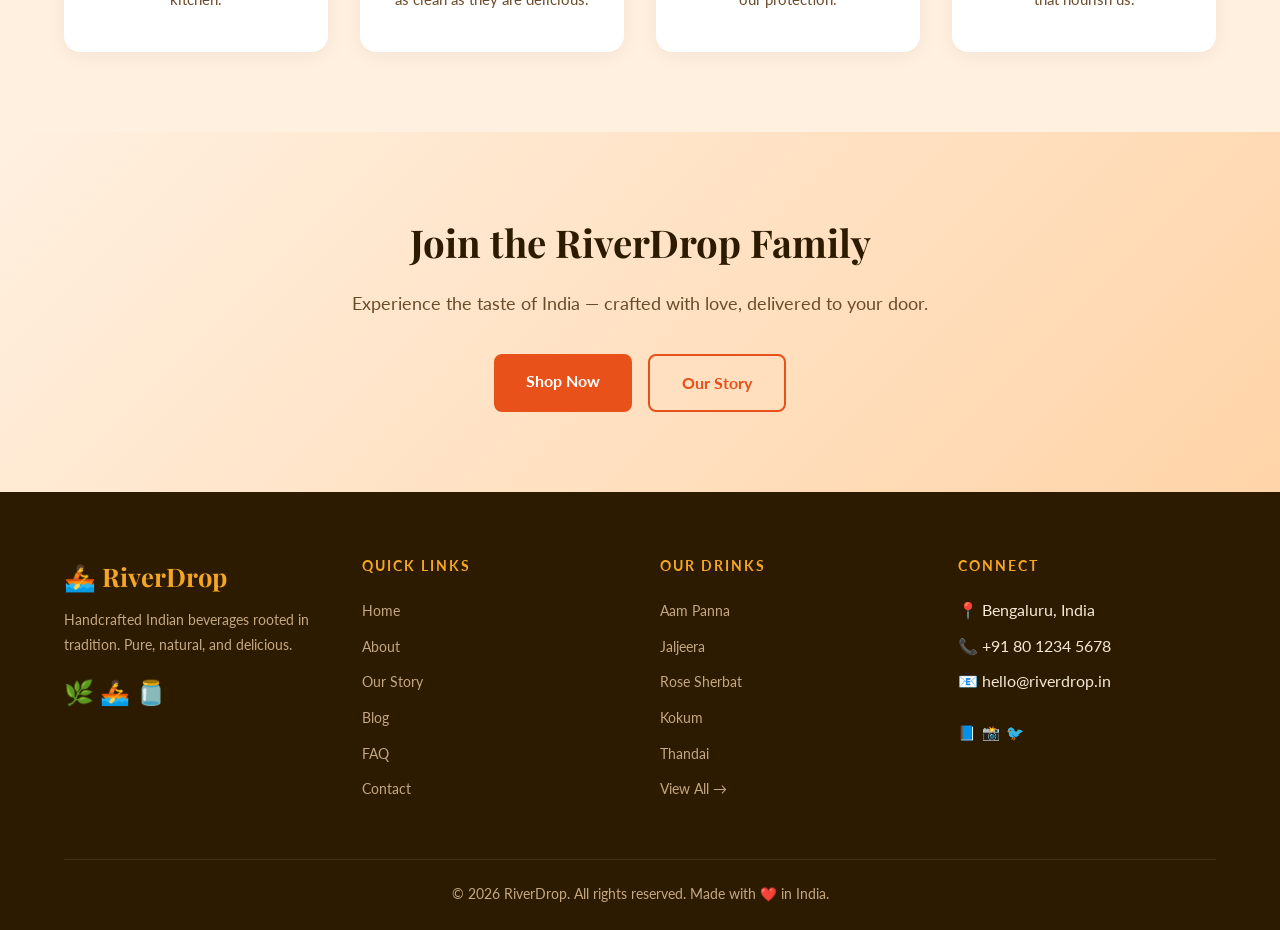
<file: about.html>
<!DOCTYPE html>
<html lang="en">
<head>
  <meta charset="UTF-8">
  <meta name="viewport" content="width=device-width, initial-scale=1.0">
  <title>About Us – RiverDrop</title>
  <link rel="preconnect" href="https://fonts.googleapis.com">
  <link rel="preconnect" href="https://fonts.gstatic.com" crossorigin>
  <link href="https://fonts.googleapis.com/css2?family=Playfair+Display:ital,wght@0,400;0,600;0,700;1,400&family=Lato:wght@300;400;700;900&display=swap" rel="stylesheet">
  <link rel="stylesheet" href="styles.css">
  <style>
    .about-hero {
      background: linear-gradient(135deg, #2D1B00 0%, #4A2A00 50%, #6B4C2A 100%);
      color: white;
      min-height: 50vh;
      display: flex;
      align-items: center;
      justify-content: center;
      text-align: center;
    }
    .about-hero h1 {
      font-family: 'Playfair Display', serif;
      font-size: 3.2rem;
      color: white;
      margin-bottom: 16px;
    }
    .about-hero p {
      font-size: 1.2rem;
      color: rgba(255,255,255,0.8);
      max-width: 500px;
      margin: 0 auto;
    }

    .mission-card {
      background: white;
      border-radius: 20px;
      padding: 48px 40px;
      box-shadow: 0 4px 24px rgba(0,0,0,0.08);
      transition: 0.3s;
    }
    .mission-card:hover {
      transform: translateY(-6px);
      box-shadow: 0 16px 40px rgba(0,0,0,0.13);
    }
    .mission-icon {
      font-size: 3.5rem;
      margin-bottom: 20px;
    }
    .mission-title {
      font-family: 'Playfair Display', serif;
      font-size: 1.8rem;
      color: var(--text-dark);
      margin-bottom: 16px;
    }
    .mission-text {
      font-size: 1rem;
      color: var(--text-mid);
      line-height: 1.8;
    }

    .stats-section {
      background: var(--light-bg);
    }
    .stat-box {
      text-align: center;
      background: white;
      border-radius: 16px;
      padding: 40px 24px;
      box-shadow: 0 4px 20px rgba(0,0,0,0.07);
      transition: 0.3s;
    }
    .stat-box:hover {
      transform: translateY(-4px);
    }
    .stat-number {
      font-family: 'Lato', sans-serif;
      font-size: 2.8rem;
      font-weight: 900;
      color: var(--primary);
      margin-bottom: 8px;
      display: block;
    }
    .stat-label {
      font-size: 1rem;
      color: var(--text-mid);
      font-weight: 700;
    }

    .team-card {
      background: white;
      border-radius: 20px;
      padding: 40px 32px;
      text-align: center;
      box-shadow: 0 4px 20px rgba(0,0,0,0.08);
      transition: 0.3s;
    }
    .team-card:hover {
      transform: translateY(-6px);
      box-shadow: 0 16px 40px rgba(0,0,0,0.13);
    }
    .team-avatar {
      width: 100px;
      height: 100px;
      border-radius: 50%;
      background: var(--light-bg);
      font-size: 3rem;
      display: flex;
      align-items: center;
      justify-content: center;
      margin: 0 auto 20px;
    }
    .team-name {
      font-family: 'Playfair Display', serif;
      font-size: 1.3rem;
      color: var(--text-dark);
      margin-bottom: 6px;
    }
    .team-role {
      font-size: 0.9rem;
      color: var(--primary);
      font-weight: 700;
      margin-bottom: 16px;
      text-transform: uppercase;
      letter-spacing: 0.5px;
    }
    .team-bio {
      font-size: 0.95rem;
      color: var(--text-mid);
      line-height: 1.7;
    }

    .cta-banner {
      background: linear-gradient(135deg, #FFF0E0, #FFD4A8);
      text-align: center;
      padding: 80px 0;
    }
    .cta-banner h2 {
      font-family: 'Playfair Display', serif;
      font-size: 2.4rem;
      color: var(--text-dark);
      margin-bottom: 16px;
    }
    .cta-banner p {
      font-size: 1.1rem;
      color: var(--text-mid);
      margin-bottom: 36px;
    }
    .cta-buttons {
      display: flex;
      gap: 16px;
      justify-content: center;
      flex-wrap: wrap;
    }
  </style>
</head>
<body>

<nav class="navbar">
  <div class="nav-container">
    <a href="index.html" class="nav-logo">🚣 RiverDrop</a>
    <ul class="nav-links">
      <li><a href="index.html">Home</a></li>
      <li><a href="products.html">Products</a></li>
      <li><a href="about.html" class="active">About</a></li>
      <li><a href="story.html">Our Story</a></li>
      <li><a href="ingredients.html">Ingredients</a></li>
      <li><a href="blog.html">Blog</a></li>
      <li><a href="faq.html">FAQ</a></li>
      <li><a href="contact.html">Contact</a></li>
    </ul>
  </div>
</nav>

<!-- Breadcrumb -->
<div class="container" style="padding-top:20px;padding-bottom:4px;">
  <nav class="breadcrumb">
    <a href="index.html">Home</a> &rsaquo; <span>About</span>
  </nav>
</div>

<!-- About Hero -->
<section class="about-hero">
  <div class="container">
    <h1>We Are RiverDrop</h1>
    <p>Born in a Chennai kitchen, built for India.</p>
  </div>
</section>

<!-- Mission & Vision -->
<section class="section">
  <div class="container">
    <h2 class="section-title" style="text-align:center;">Mission &amp; Vision</h2>
    <p class="section-subtitle" style="text-align:center;">What drives us every single day</p>
    <div class="grid-2">
      <div class="mission-card">
        <div class="mission-icon">🎯</div>
        <div class="mission-title">Our Mission</div>
        <p class="mission-text">
          At RiverDrop, our mission is simple: to bring the authentic flavours of India's rich beverage heritage to every modern table — with absolutely zero compromises on quality, purity, or taste. We believe that every sip should feel like a memory, connecting you to the traditions and kitchens that shaped Indian culture for centuries. We use time-honoured recipes, source ingredients directly from trusted farmers, and craft every bottle with the care of a family kitchen.
        </p>
      </div>
      <div class="mission-card">
        <div class="mission-icon">🌍</div>
        <div class="mission-title">Our Vision</div>
        <p class="mission-text">
          We envision RiverDrop as India's most loved and most trusted beverage brand by 2030 — a household name that families reach for during festivals, summer afternoons, festive celebrations, and quiet evenings alike. We want to prove that authenticity and scale can coexist; that a brand rooted in tradition can thrive in the modern world. Beyond India, we aspire to bring our flavours to the global Indian diaspora and to curious palates worldwide.
        </p>
      </div>
    </div>
  </div>
</section>

<!-- Numbers that Matter -->
<section class="section stats-section">
  <div class="container">
    <h2 class="section-title" style="text-align:center;">Numbers That Matter</h2>
    <p class="section-subtitle" style="text-align:center;">Our journey in numbers</p>
    <div class="grid-4">
      <div class="stat-box">
        <span class="stat-number">10+</span>
        <div class="stat-label">Flavours</div>
      </div>
      <div class="stat-box">
        <span class="stat-number">50K+</span>
        <div class="stat-label">Happy Customers</div>
      </div>
      <div class="stat-box">
        <span class="stat-number">15</span>
        <div class="stat-label">States</div>
      </div>
      <div class="stat-box">
        <span class="stat-number">Zero</span>
        <div class="stat-label">Preservatives</div>
      </div>
    </div>
  </div>
</section>

<!-- Team Section -->
<section class="section">
  <div class="container">
    <h2 class="section-title" style="text-align:center;">Meet the Team</h2>
    <p class="section-subtitle" style="text-align:center;">The people behind every bottle</p>
    <div class="grid-3">

      <div class="team-card">
        <div class="team-avatar">🧑‍🍳</div>
        <div class="team-name">Arjun Nair</div>
        <div class="team-role">Co-Founder &amp; Head of Flavours</div>
        <p class="team-bio">Arjun spent 8 years researching traditional Indian recipes before launching RiverDrop. His deep passion for culinary heritage and flavour science drives every new product we create.</p>
      </div>

      <div class="team-card">
        <div class="team-avatar">👩‍💼</div>
        <div class="team-name">Priya Menon</div>
        <div class="team-role">Co-Founder &amp; CEO</div>
        <p class="team-bio">A former FMCG executive with a passion for bringing authenticity back to Indian beverages. Priya brings sharp business acumen and a deep love for India's food culture to the brand.</p>
      </div>

      <div class="team-card">
        <div class="team-avatar">👨‍🔬</div>
        <div class="team-name">Vikram Rao</div>
        <div class="team-role">Head of Quality</div>
        <p class="team-bio">Ensuring every bottle meets our uncompromising standards of purity and taste. Vikram's background in food science ensures RiverDrop's quality is never an afterthought — it's the foundation.</p>
      </div>

    </div>
  </div>
</section>

<!-- Values Section -->
<section class="section" style="background: var(--light-bg);">
  <div class="container">
    <h2 class="section-title" style="text-align:center;">Our Values</h2>
    <p class="section-subtitle" style="text-align:center;">What we stand for, every single day</p>
    <div class="grid-4">

      <div class="feature-box">
        <div class="feature-icon">🏺</div>
        <div class="feature-title">Authenticity</div>
        <p class="feature-desc">Every recipe we make is rooted in India's rich culinary heritage. We never cut corners or compromise on tradition — if it doesn't taste like home, it doesn't leave our kitchen.</p>
      </div>

      <div class="feature-box">
        <div class="feature-icon">🌿</div>
        <div class="feature-title">Purity</div>
        <p class="feature-desc">No artificial colours. No preservatives. No shortcuts. We use only the finest natural ingredients, sourced directly from trusted farmers across India, to create drinks that are as clean as they are delicious.</p>
      </div>

      <div class="feature-box">
        <div class="feature-icon">♻️</div>
        <div class="feature-title">Sustainability</div>
        <p class="feature-desc">We are committed to reducing our environmental footprint — from eco-friendly packaging to supporting sustainable farming practices. The rivers that inspire our name deserve our protection.</p>
      </div>

      <div class="feature-box">
        <div class="feature-icon">🤝</div>
        <div class="feature-title">Community</div>
        <p class="feature-desc">RiverDrop was born in a community and continues to thrive because of one. We partner with local farmers, support small producers, and give back to the communities that nourish us.</p>
      </div>

    </div>
  </div>
</section>

<!-- CTA Banner -->
<section class="cta-banner">
  <div class="container">
    <h2>Join the RiverDrop Family</h2>
    <p>Experience the taste of India — crafted with love, delivered to your door.</p>
    <div class="cta-buttons">
      <a href="products.html" class="btn btn-primary">Shop Now</a>
      <a href="story.html" class="btn btn-outline">Our Story</a>
    </div>
  </div>
</section>

<footer class="footer">
  <div class="container">
    <div class="footer-grid">
      <div class="footer-brand">
        <div class="footer-logo">🚣 RiverDrop</div>
        <p class="footer-desc">Handcrafted Indian beverages rooted in tradition. Pure, natural, and delicious.</p>
        <p style="margin-top:16px;font-size:1.5rem;">🌿 🚣 🫙</p>
      </div>
      <div>
        <div class="footer-heading">Quick Links</div>
        <ul class="footer-links">
          <li><a href="index.html">Home</a></li>
          <li><a href="about.html">About</a></li>
          <li><a href="story.html">Our Story</a></li>
          <li><a href="blog.html">Blog</a></li>
          <li><a href="faq.html">FAQ</a></li>
          <li><a href="contact.html">Contact</a></li>
        </ul>
      </div>
      <div>
        <div class="footer-heading">Our Drinks</div>
        <ul class="footer-links">
          <li><a href="aam-panna.html">Aam Panna</a></li>
          <li><a href="jaljeera.html">Jaljeera</a></li>
          <li><a href="rose-sherbat.html">Rose Sherbat</a></li>
          <li><a href="kokum.html">Kokum</a></li>
          <li><a href="thandai.html">Thandai</a></li>
          <li><a href="products.html">View All →</a></li>
        </ul>
      </div>
      <div>
        <div class="footer-heading">Connect</div>
        <ul class="footer-links">
          <li>📍 Bengaluru, India</li>
          <li>📞 +91 80 1234 5678</li>
          <li>📧 hello@riverdrop.in</li>
          <li style="margin-top:16px;font-size:1.5rem;"><a href="#" style="text-decoration:none;">📘</a> <a href="#" style="text-decoration:none;">📸</a> <a href="#" style="text-decoration:none;">🐦</a></li>
        </ul>
      </div>
    </div>
    <div class="footer-bottom">
      <p>© 2026 RiverDrop. All rights reserved. Made with ❤️ in India.</p>
    </div>
  </div>
</footer>

</body>
</html>
</file>
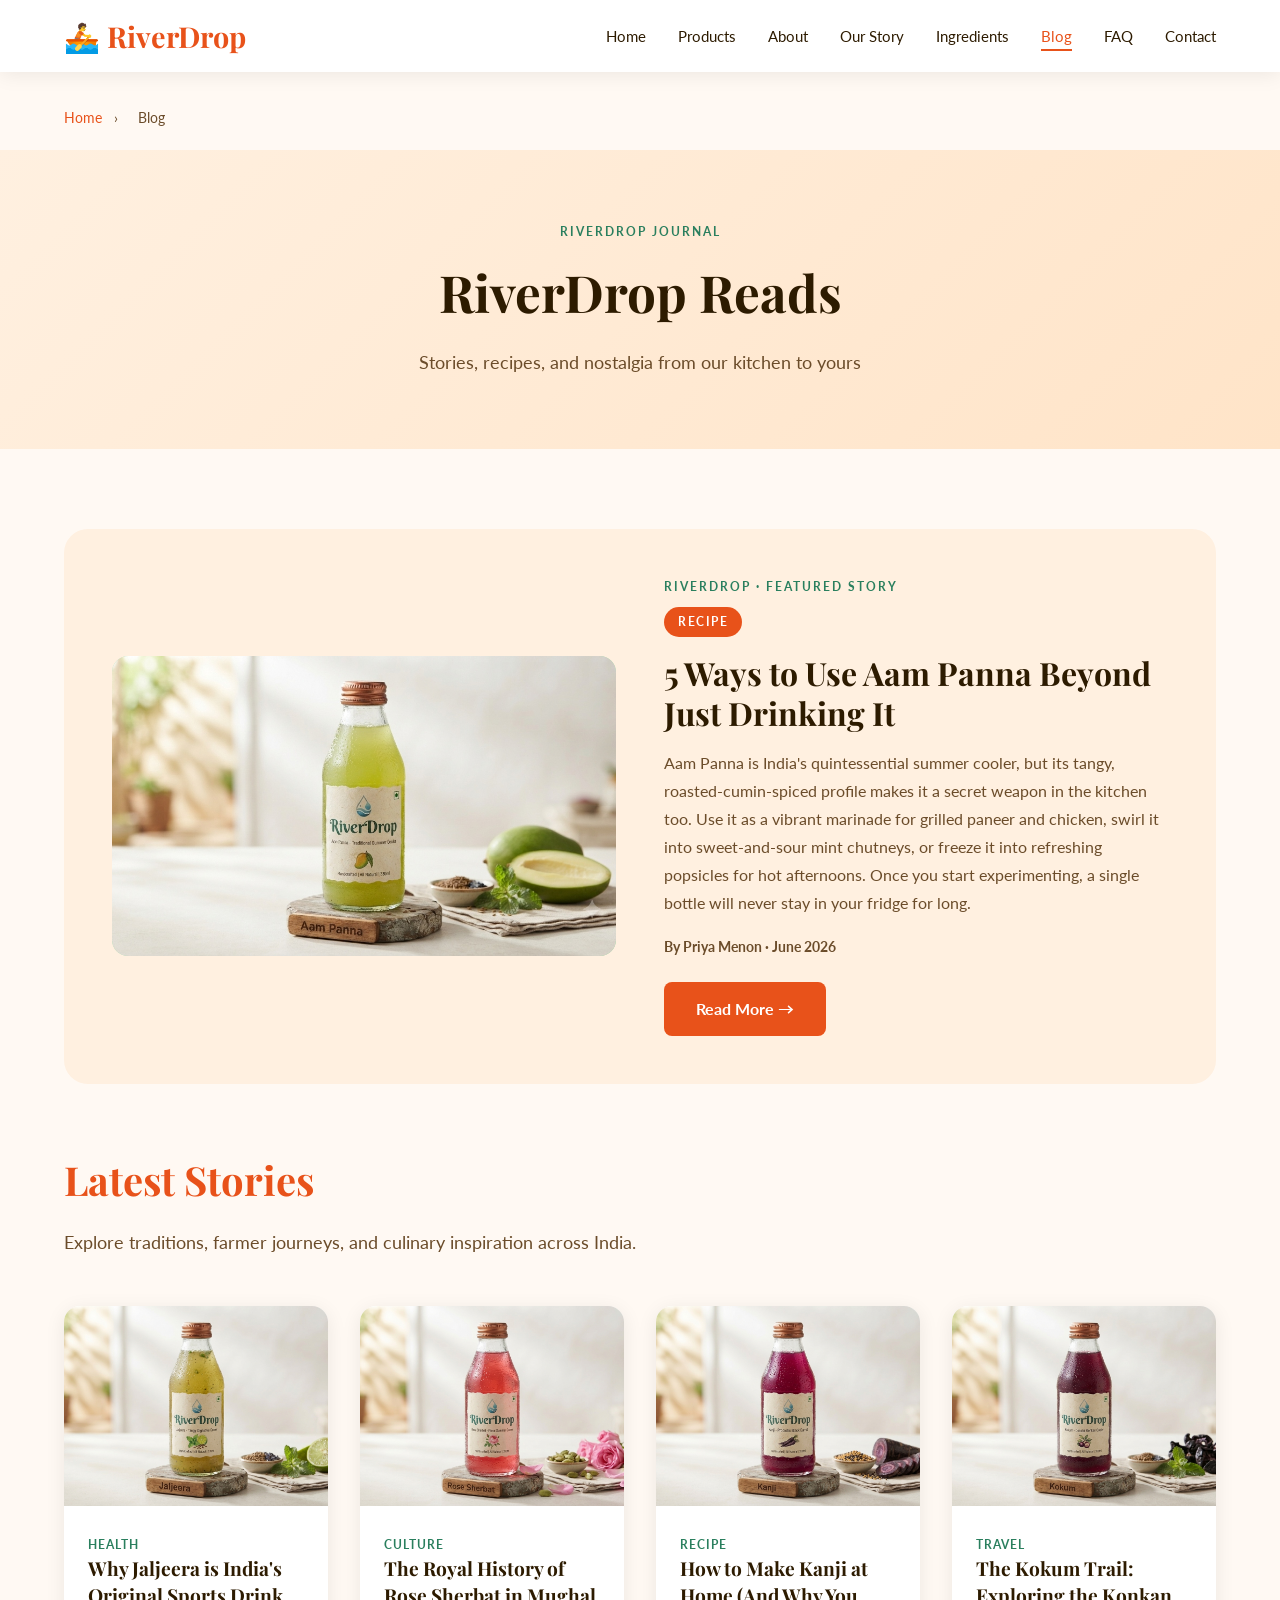
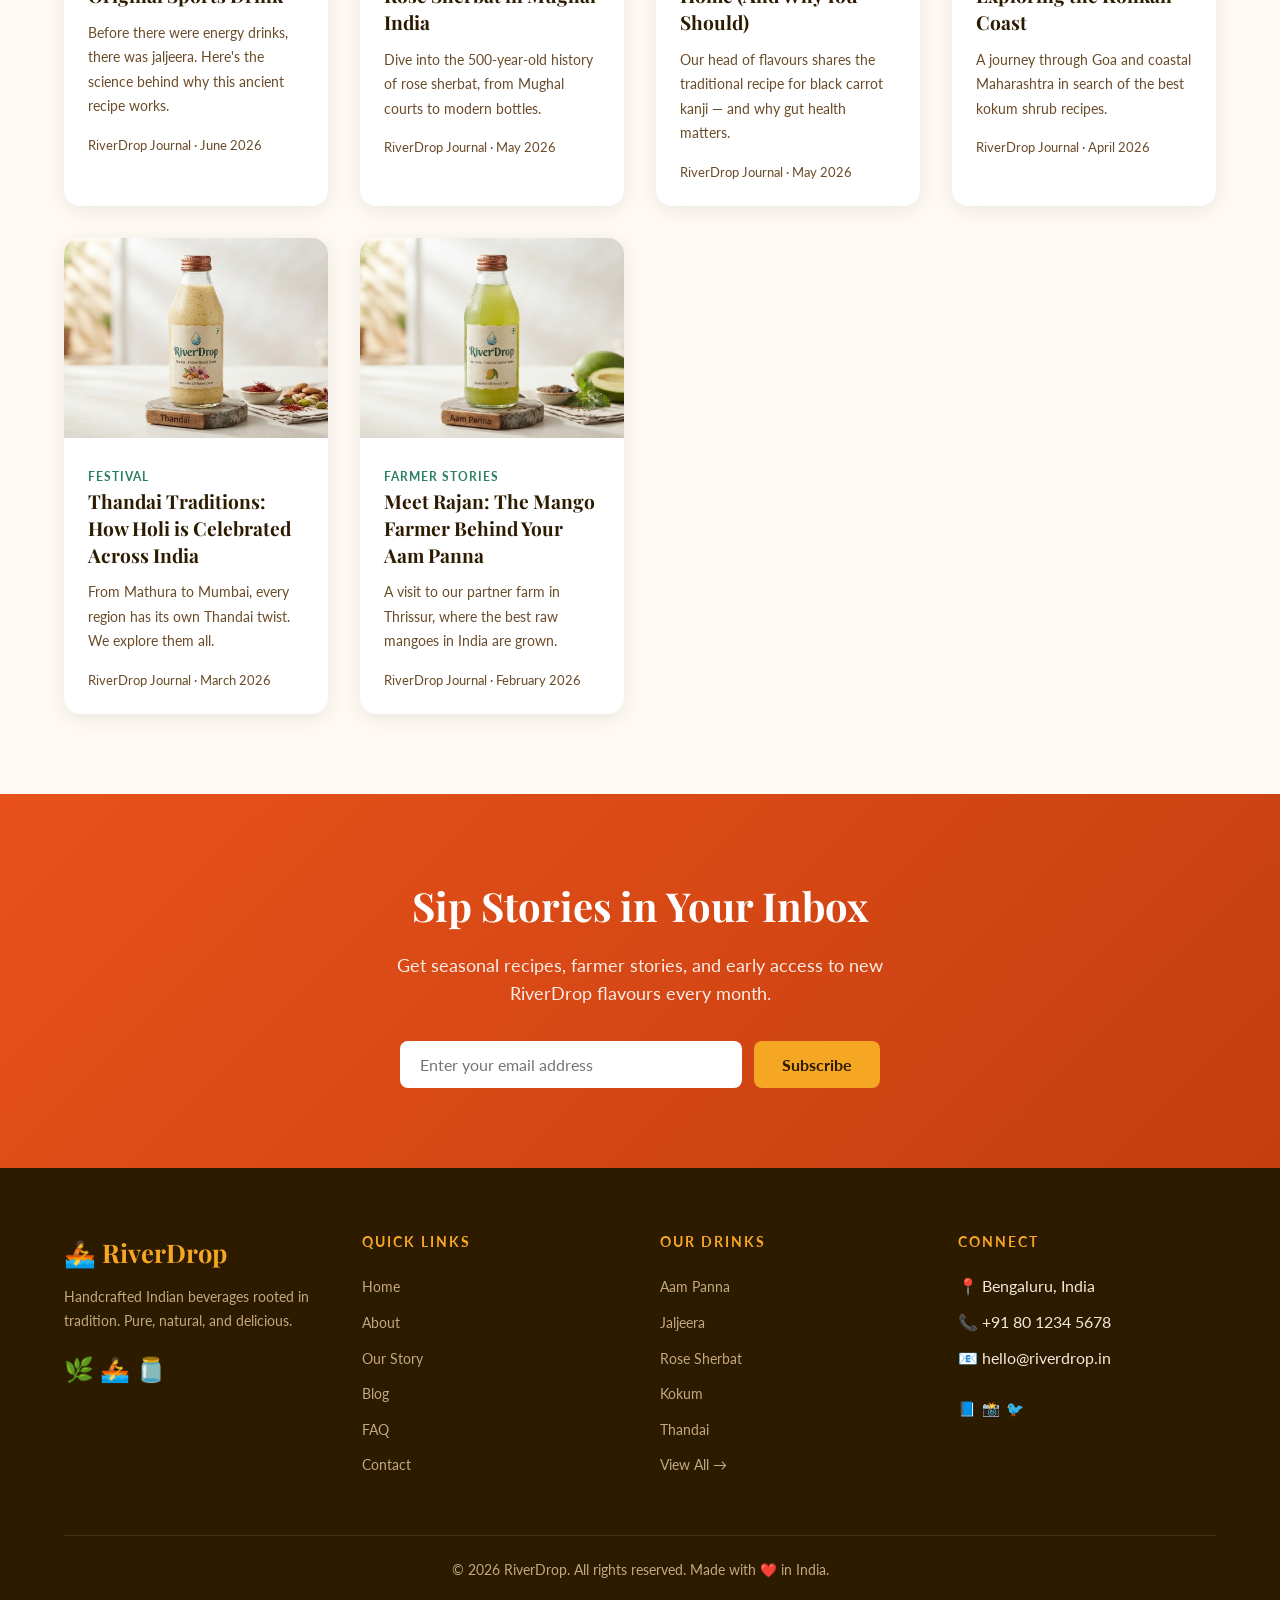
<file: blog.html>
<!DOCTYPE html>
<html lang="en">
<head>
  <meta charset="UTF-8" />
  <meta name="viewport" content="width=device-width, initial-scale=1.0" />
  <title>RiverDrop Reads — Blog</title>
  <link rel="preconnect" href="https://fonts.googleapis.com" />
  <link rel="preconnect" href="https://fonts.gstatic.com" crossorigin />
  <link href="https://fonts.googleapis.com/css2?family=Playfair+Display:ital,wght@0,400;0,600;0,700;1,400&family=Lato:wght@300;400;700;900&display=swap" rel="stylesheet" />
  <link rel="stylesheet" href="styles.css" />
  <style>
    /* ---- Blog page specific styles ---- */
    .blog-hero {
      background: linear-gradient(135deg, #FFF0E0 0%, #FFE4C8 100%);
      padding: 72px 0;
      text-align: center;
    }
    .blog-hero h1 {
      font-family: 'Playfair Display', serif;
      font-size: 3.2rem;
      color: var(--text-dark);
      margin-bottom: 14px;
    }
    .blog-hero p {
      font-size: 1.15rem;
      color: var(--text-mid);
      max-width: 560px;
      margin: 0 auto;
    }

    /* Featured Post */
    .featured-post {
      background: var(--light-bg);
      border-radius: 24px;
      padding: 48px;
      display: grid;
      grid-template-columns: 1fr 1fr;
      gap: 48px;
      align-items: center;
      margin-bottom: 64px;
    }
    .featured-visual {
      height: 300px;
      background: linear-gradient(135deg, #c8e6c9, #a5d6a7);
      border-radius: 16px;
      overflow: hidden;
      padding: 0;
    }
    .blog-brand-label {
      font-size: 0.78rem;
      font-weight: 700;
      letter-spacing: 2px;
      text-transform: uppercase;
      color: var(--accent);
      margin-bottom: 10px;
      display: block;
    }
    .featured-tag {
      display: inline-block;
      background: var(--primary);
      color: white;
      font-size: 0.78rem;
      font-weight: 700;
      letter-spacing: 1.5px;
      padding: 5px 14px;
      border-radius: 20px;
      text-transform: uppercase;
      margin-bottom: 16px;
    }
    .featured-title {
      font-family: 'Playfair Display', serif;
      font-size: 2rem;
      color: var(--text-dark);
      line-height: 1.25;
      margin-bottom: 16px;
    }
    .featured-excerpt {
      font-size: 1rem;
      color: var(--text-mid);
      line-height: 1.75;
      margin-bottom: 18px;
    }
    .featured-meta {
      font-size: 0.9rem;
      color: var(--text-mid);
      font-weight: 700;
      margin-bottom: 24px;
    }

    /* Newsletter CTA */
    .newsletter-section {
      background: linear-gradient(135deg, var(--primary) 0%, #c43e10 100%);
      color: white;
      padding: 80px 0;
      text-align: center;
    }
    .newsletter-section h2 {
      font-family: 'Playfair Display', serif;
      font-size: 2.5rem;
      margin-bottom: 14px;
    }
    .newsletter-section p {
      font-size: 1.1rem;
      color: rgba(255,255,255,0.9);
      margin-bottom: 32px;
      max-width: 540px;
      margin-left: auto;
      margin-right: auto;
    }
    .newsletter-form {
      display: flex;
      justify-content: center;
      gap: 12px;
      max-width: 480px;
      margin: 0 auto;
      flex-wrap: wrap;
    }
    .newsletter-form input[type="email"] {
      flex: 1;
      min-width: 240px;
      padding: 14px 20px;
      border-radius: 8px;
      border: none;
      font-family: 'Lato', sans-serif;
      font-size: 1rem;
      outline: none;
    }
    .newsletter-form .btn-secondary {
      padding: 14px 28px;
    }
  </style>
</head>
<body>

  <!-- NAV -->
  <nav class="navbar">
    <div class="nav-container">
      <a href="index.html" class="nav-logo">🚣 RiverDrop</a>
      <ul class="nav-links">
        <li><a href="index.html">Home</a></li>
        <li><a href="products.html">Products</a></li>
        <li><a href="about.html">About</a></li>
        <li><a href="story.html">Our Story</a></li>
        <li><a href="ingredients.html">Ingredients</a></li>
        <li><a href="blog.html" class="active">Blog</a></li>
        <li><a href="faq.html">FAQ</a></li>
        <li><a href="contact.html">Contact</a></li>
      </ul>
    </div>
  </nav>

  <!-- BREADCRUMB -->
  <div class="container" style="padding-top:20px;padding-bottom:4px;">
    <nav class="breadcrumb">
      <a href="index.html">Home</a>
      <span>›</span>
      <span>Blog</span>
    </nav>
  </div>

  <!-- HERO -->
  <section class="blog-hero">
    <div class="container">
      <span class="blog-brand-label">RiverDrop Journal</span>
      <h1>RiverDrop Reads</h1>
      <p>Stories, recipes, and nostalgia from our kitchen to yours</p>
    </div>
  </section>

  <!-- FEATURED + BLOG GRID -->
  <section class="section">
    <div class="container">
      <!-- Featured Post -->
      <div class="featured-post">
        <div class="featured-visual">
          <img src="images/aam-panna.jpg" alt="RiverDrop Aam Panna chilled bottle with fresh raw mangoes" style="width:100%;height:100%;object-fit:cover;border-radius:16px;display:block;" />
        </div>
        <div>
          <span class="blog-brand-label">RiverDrop · Featured Story</span>
          <span class="featured-tag">RECIPE</span>
          <h2 class="featured-title">5 Ways to Use Aam Panna Beyond Just Drinking It</h2>
          <p class="featured-excerpt">Aam Panna is India's quintessential summer cooler, but its tangy, roasted-cumin-spiced profile makes it a secret weapon in the kitchen too. Use it as a vibrant marinade for grilled paneer and chicken, swirl it into sweet-and-sour mint chutneys, or freeze it into refreshing popsicles for hot afternoons. Once you start experimenting, a single bottle will never stay in your fridge for long.</p>
          <p class="featured-meta">By Priya Menon · June 2026</p>
          <a href="#" class="btn btn-primary">Read More →</a>
        </div>
      </div>

      <!-- Blog Grid -->
      <h2 class="section-title">Latest Stories</h2>
      <p class="section-subtitle">Explore traditions, farmer journeys, and culinary inspiration across India.</p>

      <div class="grid-3">
        <!-- Card 1 -->
        <article class="blog-card">
          <div class="blog-card-image" style="overflow:hidden;padding:0;"><img src="images/jaljeera.jpg" alt="RiverDrop Jaljeera chilled bottle with fresh mint and cumin" style="width:100%;height:100%;object-fit:cover;display:block;" /></div>
          <div class="blog-card-body">
            <span class="blog-tag">HEALTH</span>
            <h3 class="blog-title">Why Jaljeera is India's Original Sports Drink</h3>
            <p class="blog-excerpt">Before there were energy drinks, there was jaljeera. Here's the science behind why this ancient recipe works.</p>
            <div class="blog-meta">RiverDrop Journal · June 2026</div>
          </div>
        </article>

        <!-- Card 2 -->
        <article class="blog-card">
          <div class="blog-card-image" style="overflow:hidden;padding:0;"><img src="images/rose-sherbat.jpg" alt="RiverDrop Rose Sherbat chilled bottle with rose petals" style="width:100%;height:100%;object-fit:cover;display:block;" /></div>
          <div class="blog-card-body">
            <span class="blog-tag">CULTURE</span>
            <h3 class="blog-title">The Royal History of Rose Sherbat in Mughal India</h3>
            <p class="blog-excerpt">Dive into the 500-year-old history of rose sherbat, from Mughal courts to modern bottles.</p>
            <div class="blog-meta">RiverDrop Journal · May 2026</div>
          </div>
        </article>

        <!-- Card 3 -->
        <article class="blog-card">
          <div class="blog-card-image" style="overflow:hidden;padding:0;"><img src="images/kanji.jpg" alt="RiverDrop Black Carrot Kanji probiotic bottle" style="width:100%;height:100%;object-fit:cover;display:block;" /></div>
          <div class="blog-card-body">
            <span class="blog-tag">RECIPE</span>
            <h3 class="blog-title">How to Make Kanji at Home (And Why You Should)</h3>
            <p class="blog-excerpt">Our head of flavours shares the traditional recipe for black carrot kanji — and why gut health matters.</p>
            <div class="blog-meta">RiverDrop Journal · May 2026</div>
          </div>
        </article>

        <!-- Card 4 -->
        <article class="blog-card">
          <div class="blog-card-image" style="overflow:hidden;padding:0;"><img src="images/kokum.jpg" alt="RiverDrop Kokum coastal cooler bottle" style="width:100%;height:100%;object-fit:cover;display:block;" /></div>
          <div class="blog-card-body">
            <span class="blog-tag">TRAVEL</span>
            <h3 class="blog-title">The Kokum Trail: Exploring the Konkan Coast</h3>
            <p class="blog-excerpt">A journey through Goa and coastal Maharashtra in search of the best kokum shrub recipes.</p>
            <div class="blog-meta">RiverDrop Journal · April 2026</div>
          </div>
        </article>

        <!-- Card 5 -->
        <article class="blog-card">
          <div class="blog-card-image" style="overflow:hidden;padding:0;"><img src="images/thandai.jpg" alt="RiverDrop Thandai spiced almond saffron bottle" style="width:100%;height:100%;object-fit:cover;display:block;" /></div>
          <div class="blog-card-body">
            <span class="blog-tag">FESTIVAL</span>
            <h3 class="blog-title">Thandai Traditions: How Holi is Celebrated Across India</h3>
            <p class="blog-excerpt">From Mathura to Mumbai, every region has its own Thandai twist. We explore them all.</p>
            <div class="blog-meta">RiverDrop Journal · March 2026</div>
          </div>
        </article>

        <!-- Card 6 -->
        <article class="blog-card">
          <div class="blog-card-image" style="overflow:hidden;padding:0;"><img src="images/aam-panna.jpg" alt="RiverDrop Aam Panna raw mangoes from Thrissur" style="width:100%;height:100%;object-fit:cover;display:block;" /></div>
          <div class="blog-card-body">
            <span class="blog-tag">FARMER STORIES</span>
            <h3 class="blog-title">Meet Rajan: The Mango Farmer Behind Your Aam Panna</h3>
            <p class="blog-excerpt">A visit to our partner farm in Thrissur, where the best raw mangoes in India are grown.</p>
            <div class="blog-meta">RiverDrop Journal · February 2026</div>
          </div>
        </article>
      </div>
    </div>
  </section>

  <!-- NEWSLETTER CTA -->
  <section class="newsletter-section">
    <div class="container">
      <h2>Sip Stories in Your Inbox</h2>
      <p>Get seasonal recipes, farmer stories, and early access to new RiverDrop flavours every month.</p>
      <form class="newsletter-form" action="#" method="post">
        <input type="email" placeholder="Enter your email address" required />
        <button type="submit" class="btn btn-secondary">Subscribe</button>
      </form>
    </div>
  </section>

  <!-- FOOTER -->
  <footer class="footer">
    <div class="container">
      <div class="footer-grid">
        <div class="footer-brand">
          <div class="footer-logo">🚣 RiverDrop</div>
          <p class="footer-desc">Handcrafted Indian beverages rooted in tradition. Pure, natural, and delicious.</p>
          <p style="margin-top:16px;font-size:1.5rem;">🌿 🚣 🫙</p>
        </div>
        <div>
          <div class="footer-heading">Quick Links</div>
          <ul class="footer-links">
            <li><a href="index.html">Home</a></li>
            <li><a href="about.html">About</a></li>
            <li><a href="story.html">Our Story</a></li>
            <li><a href="blog.html">Blog</a></li>
            <li><a href="faq.html">FAQ</a></li>
            <li><a href="contact.html">Contact</a></li>
          </ul>
        </div>
        <div>
          <div class="footer-heading">Our Drinks</div>
          <ul class="footer-links">
            <li><a href="aam-panna.html">Aam Panna</a></li>
            <li><a href="jaljeera.html">Jaljeera</a></li>
            <li><a href="rose-sherbat.html">Rose Sherbat</a></li>
            <li><a href="kokum.html">Kokum</a></li>
            <li><a href="thandai.html">Thandai</a></li>
            <li><a href="products.html">View All →</a></li>
          </ul>
        </div>
        <div>
          <div class="footer-heading">Connect</div>
          <ul class="footer-links">
            <li>📍 Bengaluru, India</li>
            <li>📞 +91 80 1234 5678</li>
            <li>📧 hello@riverdrop.in</li>
            <li style="margin-top:16px;font-size:1.5rem;"><a href="#" style="text-decoration:none;">📘</a> <a href="#" style="text-decoration:none;">📸</a> <a href="#" style="text-decoration:none;">🐦</a></li>
          </ul>
        </div>
      </div>
      <div class="footer-bottom">
        <p>© 2026 RiverDrop. All rights reserved. Made with ❤️ in India.</p>
      </div>
    </div>
  </footer>

</body>
</html>
</file>
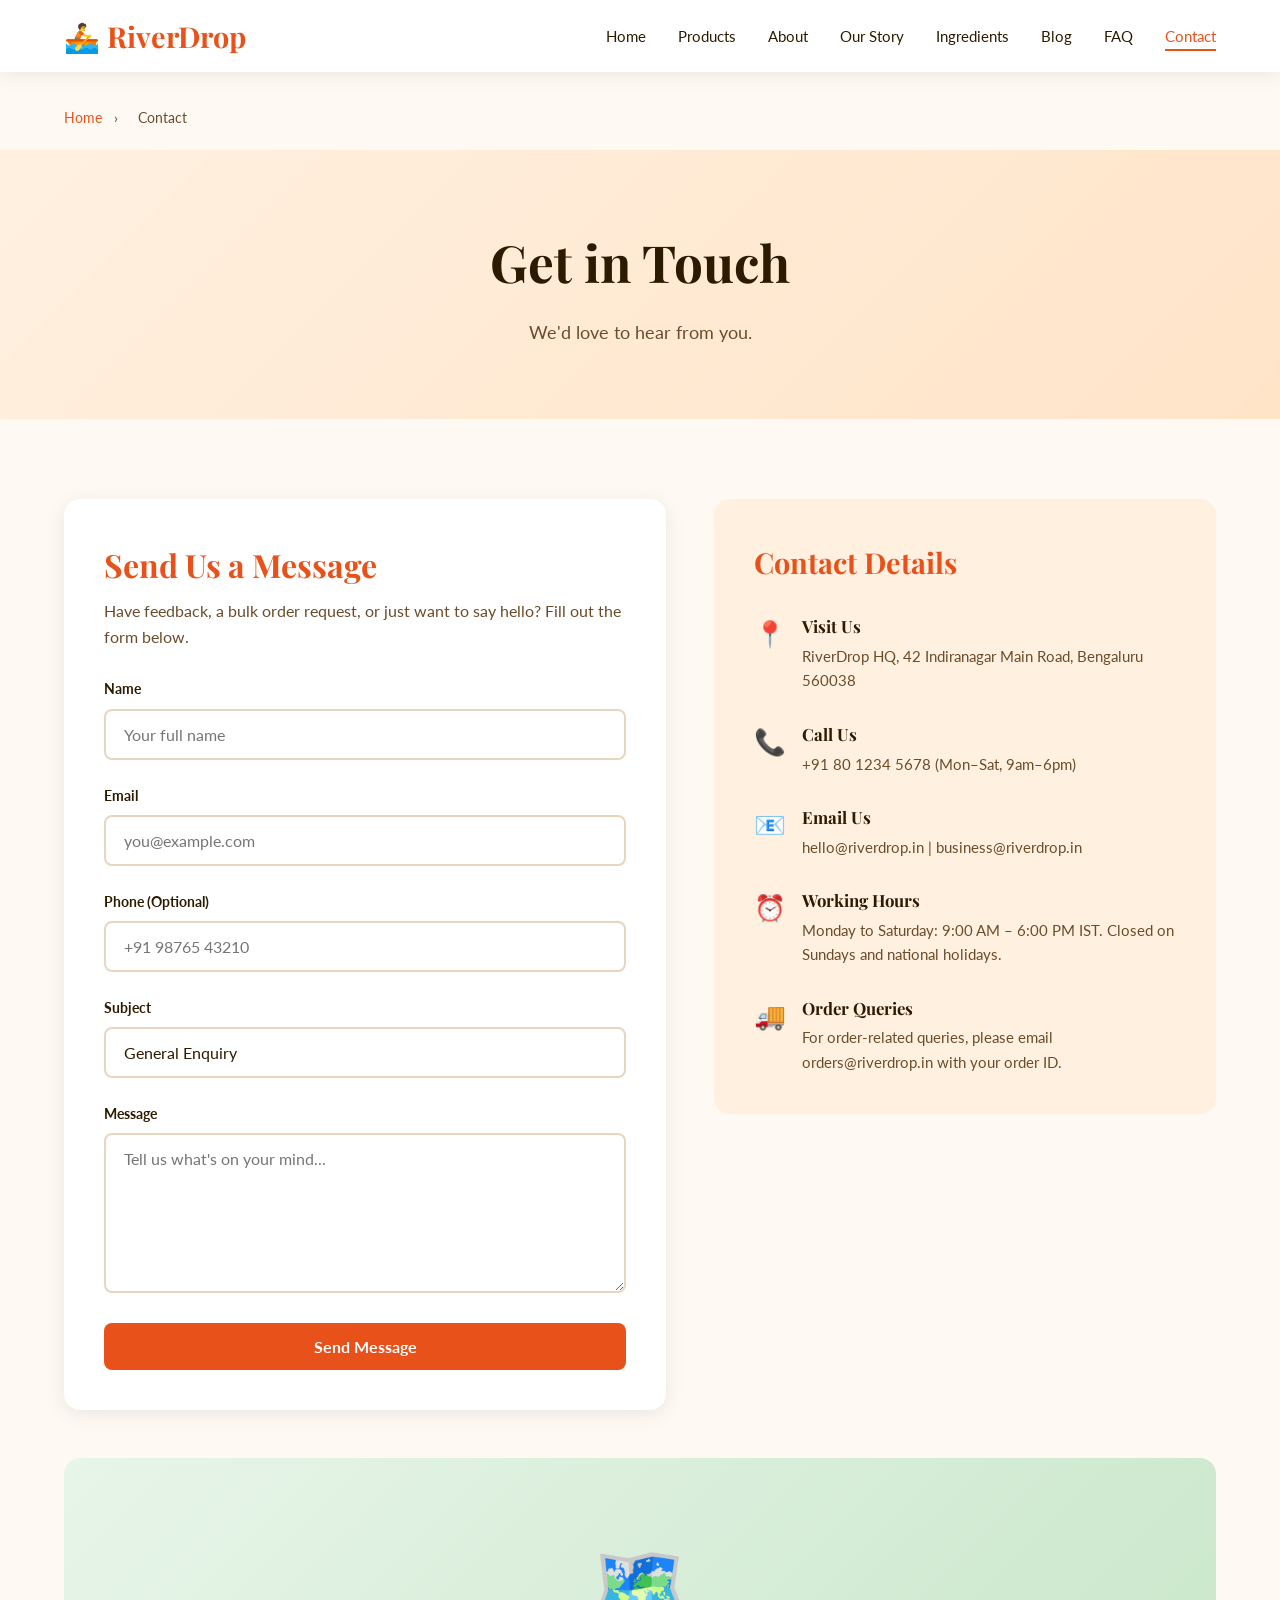
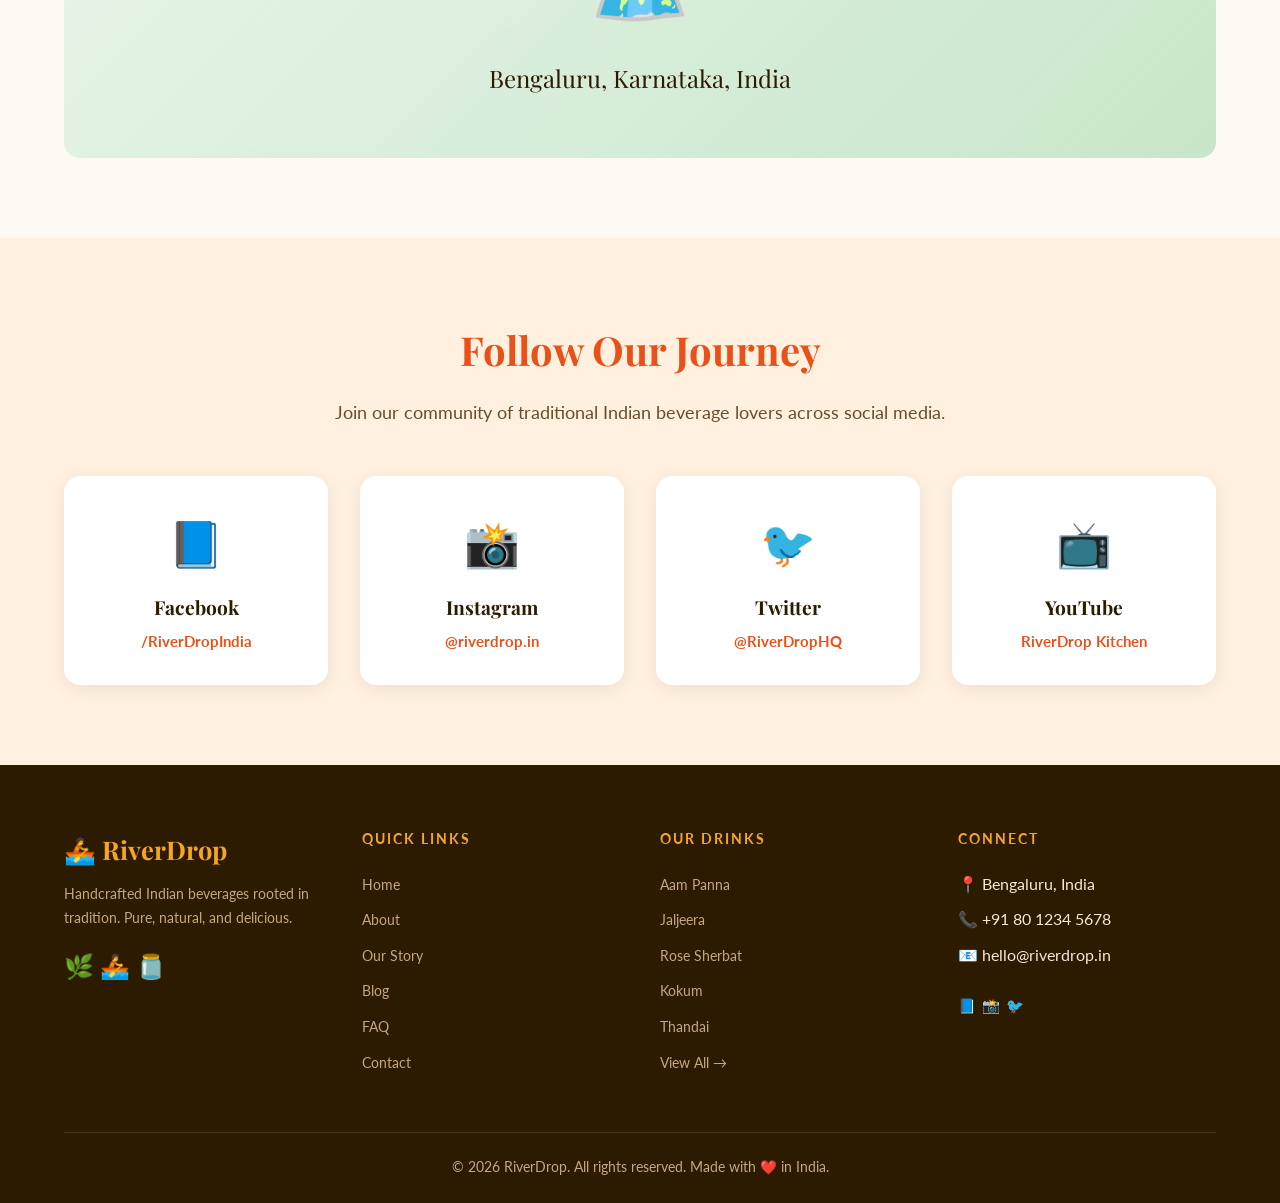
<file: contact.html>
<!DOCTYPE html>
<html lang="en">
<head>
  <meta charset="UTF-8" />
  <meta name="viewport" content="width=device-width, initial-scale=1.0" />
  <title>Get in Touch — RiverDrop</title>
  <link rel="preconnect" href="https://fonts.googleapis.com" />
  <link rel="preconnect" href="https://fonts.gstatic.com" crossorigin />
  <link href="https://fonts.googleapis.com/css2?family=Playfair+Display:ital,wght@0,400;0,600;0,700;1,400&family=Lato:wght@300;400;700;900&display=swap" rel="stylesheet" />
  <link rel="stylesheet" href="styles.css" />
  <style>
    /* ---- Contact page specific styles ---- */
    .contact-hero {
      background: linear-gradient(135deg, #FFF0E0 0%, #FFE4C8 100%);
      padding: 72px 0;
      text-align: center;
    }
    .contact-hero h1 {
      font-family: 'Playfair Display', serif;
      font-size: 3.2rem;
      color: var(--text-dark);
      margin-bottom: 14px;
    }
    .contact-hero p {
      font-size: 1.15rem;
      color: var(--text-mid);
    }

    .contact-grid {
      display: grid;
      grid-template-columns: 1.2fr 1fr;
      gap: 48px;
      align-items: start;
    }
    .contact-form-card {
      background: white;
      border-radius: 16px;
      padding: 40px;
      box-shadow: 0 4px 20px rgba(0,0,0,0.08);
    }
    .contact-info-box {
      background: var(--light-bg);
      border-radius: 16px;
      padding: 40px;
    }
    .contact-info-item {
      display: flex;
      gap: 16px;
      align-items: flex-start;
      margin-bottom: 28px;
    }
    .contact-info-item:last-child {
      margin-bottom: 0;
    }
    .contact-info-icon {
      font-size: 1.6rem;
      flex-shrink: 0;
    }
    .contact-info-label {
      font-family: 'Playfair Display', serif;
      font-size: 1.05rem;
      font-weight: 700;
      color: var(--text-dark);
      margin-bottom: 4px;
    }
    .contact-info-value {
      font-size: 0.95rem;
      color: var(--text-mid);
      line-height: 1.6;
    }

    .map-placeholder {
      height: 300px;
      background: linear-gradient(135deg, #e8f5e9, #c8e6c9);
      border-radius: 16px;
      display: flex;
      flex-direction: column;
      align-items: center;
      justify-content: center;
      text-align: center;
      margin-top: 48px;
    }
    .map-placeholder-emoji {
      font-size: 5rem;
      margin-bottom: 12px;
    }
    .map-placeholder-text {
      font-family: 'Playfair Display', serif;
      font-size: 1.5rem;
      color: var(--text-dark);
    }

    .social-card {
      background: white;
      border-radius: 16px;
      padding: 32px 24px;
      text-align: center;
      box-shadow: 0 4px 20px rgba(0,0,0,0.07);
      transition: transform 0.3s, box-shadow 0.3s;
    }
    .social-card:hover {
      transform: translateY(-6px);
      box-shadow: 0 12px 32px rgba(0,0,0,0.12);
    }
    .social-icon {
      font-size: 2.8rem;
      display: block;
      margin-bottom: 12px;
    }
    .social-platform {
      font-family: 'Playfair Display', serif;
      font-size: 1.2rem;
      font-weight: 700;
      color: var(--text-dark);
      margin-bottom: 6px;
    }
    .social-handle {
      font-size: 0.95rem;
      color: var(--primary);
      font-weight: 700;
    }

    select.form-input {
      appearance: none;
      background: white;
    }
  </style>
</head>
<body>

  <!-- NAV -->
  <nav class="navbar">
    <div class="nav-container">
      <a href="index.html" class="nav-logo">🚣 RiverDrop</a>
      <ul class="nav-links">
        <li><a href="index.html">Home</a></li>
        <li><a href="products.html">Products</a></li>
        <li><a href="about.html">About</a></li>
        <li><a href="story.html">Our Story</a></li>
        <li><a href="ingredients.html">Ingredients</a></li>
        <li><a href="blog.html">Blog</a></li>
        <li><a href="faq.html">FAQ</a></li>
        <li><a href="contact.html" class="active">Contact</a></li>
      </ul>
    </div>
  </nav>

  <!-- BREADCRUMB -->
  <div class="container" style="padding-top:20px;padding-bottom:4px;">
    <nav class="breadcrumb">
      <a href="index.html">Home</a>
      <span>›</span>
      <span>Contact</span>
    </nav>
  </div>

  <!-- HERO -->
  <section class="contact-hero">
    <div class="container">
      <h1>Get in Touch</h1>
      <p>We'd love to hear from you.</p>
    </div>
  </section>

  <!-- CONTACT FORM + INFO -->
  <section class="section">
    <div class="container">
      <div class="contact-grid">
        <!-- Left: Contact Form -->
        <div class="contact-form-card">
          <h2 class="section-title" style="font-size:2rem;margin-bottom:8px;">Send Us a Message</h2>
          <p style="color:var(--text-mid);margin-bottom:28px;">Have feedback, a bulk order request, or just want to say hello? Fill out the form below.</p>
          <form action="#" method="post">
            <div class="form-group">
              <label class="form-label" for="name">Name</label>
              <input class="form-input" type="text" id="name" name="name" placeholder="Your full name" required />
            </div>
            <div class="form-group">
              <label class="form-label" for="email">Email</label>
              <input class="form-input" type="email" id="email" name="email" placeholder="you@example.com" required />
            </div>
            <div class="form-group">
              <label class="form-label" for="phone">Phone (Optional)</label>
              <input class="form-input" type="tel" id="phone" name="phone" placeholder="+91 98765 43210" />
            </div>
            <div class="form-group">
              <label class="form-label" for="subject">Subject</label>
              <select class="form-input" id="subject" name="subject">
                <option value="general">General Enquiry</option>
                <option value="order">Order Issue</option>
                <option value="partnership">Partnership</option>
                <option value="feedback">Feedback</option>
                <option value="other">Other</option>
              </select>
            </div>
            <div class="form-group">
              <label class="form-label" for="message">Message</label>
              <textarea class="form-textarea" id="message" name="message" rows="5" placeholder="Tell us what's on your mind..." required></textarea>
            </div>
            <button type="submit" class="btn btn-primary" style="width:100%;text-align:center;">Send Message</button>
          </form>
        </div>

        <!-- Right: Contact Info Box -->
        <div class="contact-info-box">
          <h2 class="section-title" style="font-size:1.8rem;margin-bottom:28px;">Contact Details</h2>

          <div class="contact-info-item">
            <span class="contact-info-icon">📍</span>
            <div>
              <div class="contact-info-label">Visit Us</div>
              <p class="contact-info-value">RiverDrop HQ, 42 Indiranagar Main Road, Bengaluru 560038</p>
            </div>
          </div>

          <div class="contact-info-item">
            <span class="contact-info-icon">📞</span>
            <div>
              <div class="contact-info-label">Call Us</div>
              <p class="contact-info-value">+91 80 1234 5678 (Mon–Sat, 9am–6pm)</p>
            </div>
          </div>

          <div class="contact-info-item">
            <span class="contact-info-icon">📧</span>
            <div>
              <div class="contact-info-label">Email Us</div>
              <p class="contact-info-value">hello@riverdrop.in | business@riverdrop.in</p>
            </div>
          </div>

          <div class="contact-info-item">
            <span class="contact-info-icon">⏰</span>
            <div>
              <div class="contact-info-label">Working Hours</div>
              <p class="contact-info-value">Monday to Saturday: 9:00 AM – 6:00 PM IST. Closed on Sundays and national holidays.</p>
            </div>
          </div>

          <div class="contact-info-item">
            <span class="contact-info-icon">🚚</span>
            <div>
              <div class="contact-info-label">Order Queries</div>
              <p class="contact-info-value">For order-related queries, please email orders@riverdrop.in with your order ID.</p>
            </div>
          </div>
        </div>
      </div>

      <!-- Map Placeholder -->
      <div class="map-placeholder">
        <div class="map-placeholder-emoji">🗺️</div>
        <div class="map-placeholder-text">Bengaluru, Karnataka, India</div>
      </div>
    </div>
  </section>

  <!-- SOCIAL MEDIA SECTION -->
  <section class="section" style="background: var(--light-bg);">
    <div class="container">
      <h2 class="section-title" style="text-align:center;">Follow Our Journey</h2>
      <p class="section-subtitle" style="text-align:center;">Join our community of traditional Indian beverage lovers across social media.</p>
      <div class="grid-4">
        <div class="social-card">
          <span class="social-icon">📘</span>
          <div class="social-platform">Facebook</div>
          <div class="social-handle">/RiverDropIndia</div>
        </div>
        <div class="social-card">
          <span class="social-icon">📸</span>
          <div class="social-platform">Instagram</div>
          <div class="social-handle">@riverdrop.in</div>
        </div>
        <div class="social-card">
          <span class="social-icon">🐦</span>
          <div class="social-platform">Twitter</div>
          <div class="social-handle">@RiverDropHQ</div>
        </div>
        <div class="social-card">
          <span class="social-icon">📺</span>
          <div class="social-platform">YouTube</div>
          <div class="social-handle">RiverDrop Kitchen</div>
        </div>
      </div>
    </div>
  </section>

  <!-- FOOTER -->
  <footer class="footer">
    <div class="container">
      <div class="footer-grid">
        <div class="footer-brand">
          <div class="footer-logo">🚣 RiverDrop</div>
          <p class="footer-desc">Handcrafted Indian beverages rooted in tradition. Pure, natural, and delicious.</p>
          <p style="margin-top:16px;font-size:1.5rem;">🌿 🚣 🫙</p>
        </div>
        <div>
          <div class="footer-heading">Quick Links</div>
          <ul class="footer-links">
            <li><a href="index.html">Home</a></li>
            <li><a href="about.html">About</a></li>
            <li><a href="story.html">Our Story</a></li>
            <li><a href="blog.html">Blog</a></li>
            <li><a href="faq.html">FAQ</a></li>
            <li><a href="contact.html">Contact</a></li>
          </ul>
        </div>
        <div>
          <div class="footer-heading">Our Drinks</div>
          <ul class="footer-links">
            <li><a href="aam-panna.html">Aam Panna</a></li>
            <li><a href="jaljeera.html">Jaljeera</a></li>
            <li><a href="rose-sherbat.html">Rose Sherbat</a></li>
            <li><a href="kokum.html">Kokum</a></li>
            <li><a href="thandai.html">Thandai</a></li>
            <li><a href="products.html">View All →</a></li>
          </ul>
        </div>
        <div>
          <div class="footer-heading">Connect</div>
          <ul class="footer-links">
            <li>📍 Bengaluru, India</li>
            <li>📞 +91 80 1234 5678</li>
            <li>📧 hello@riverdrop.in</li>
            <li style="margin-top:16px;font-size:1.5rem;"><a href="#" style="text-decoration:none;">📘</a> <a href="#" style="text-decoration:none;">📸</a> <a href="#" style="text-decoration:none;">🐦</a></li>
          </ul>
        </div>
      </div>
      <div class="footer-bottom">
        <p>© 2026 RiverDrop. All rights reserved. Made with ❤️ in India.</p>
      </div>
    </div>
  </footer>

</body>
</html>
</file>
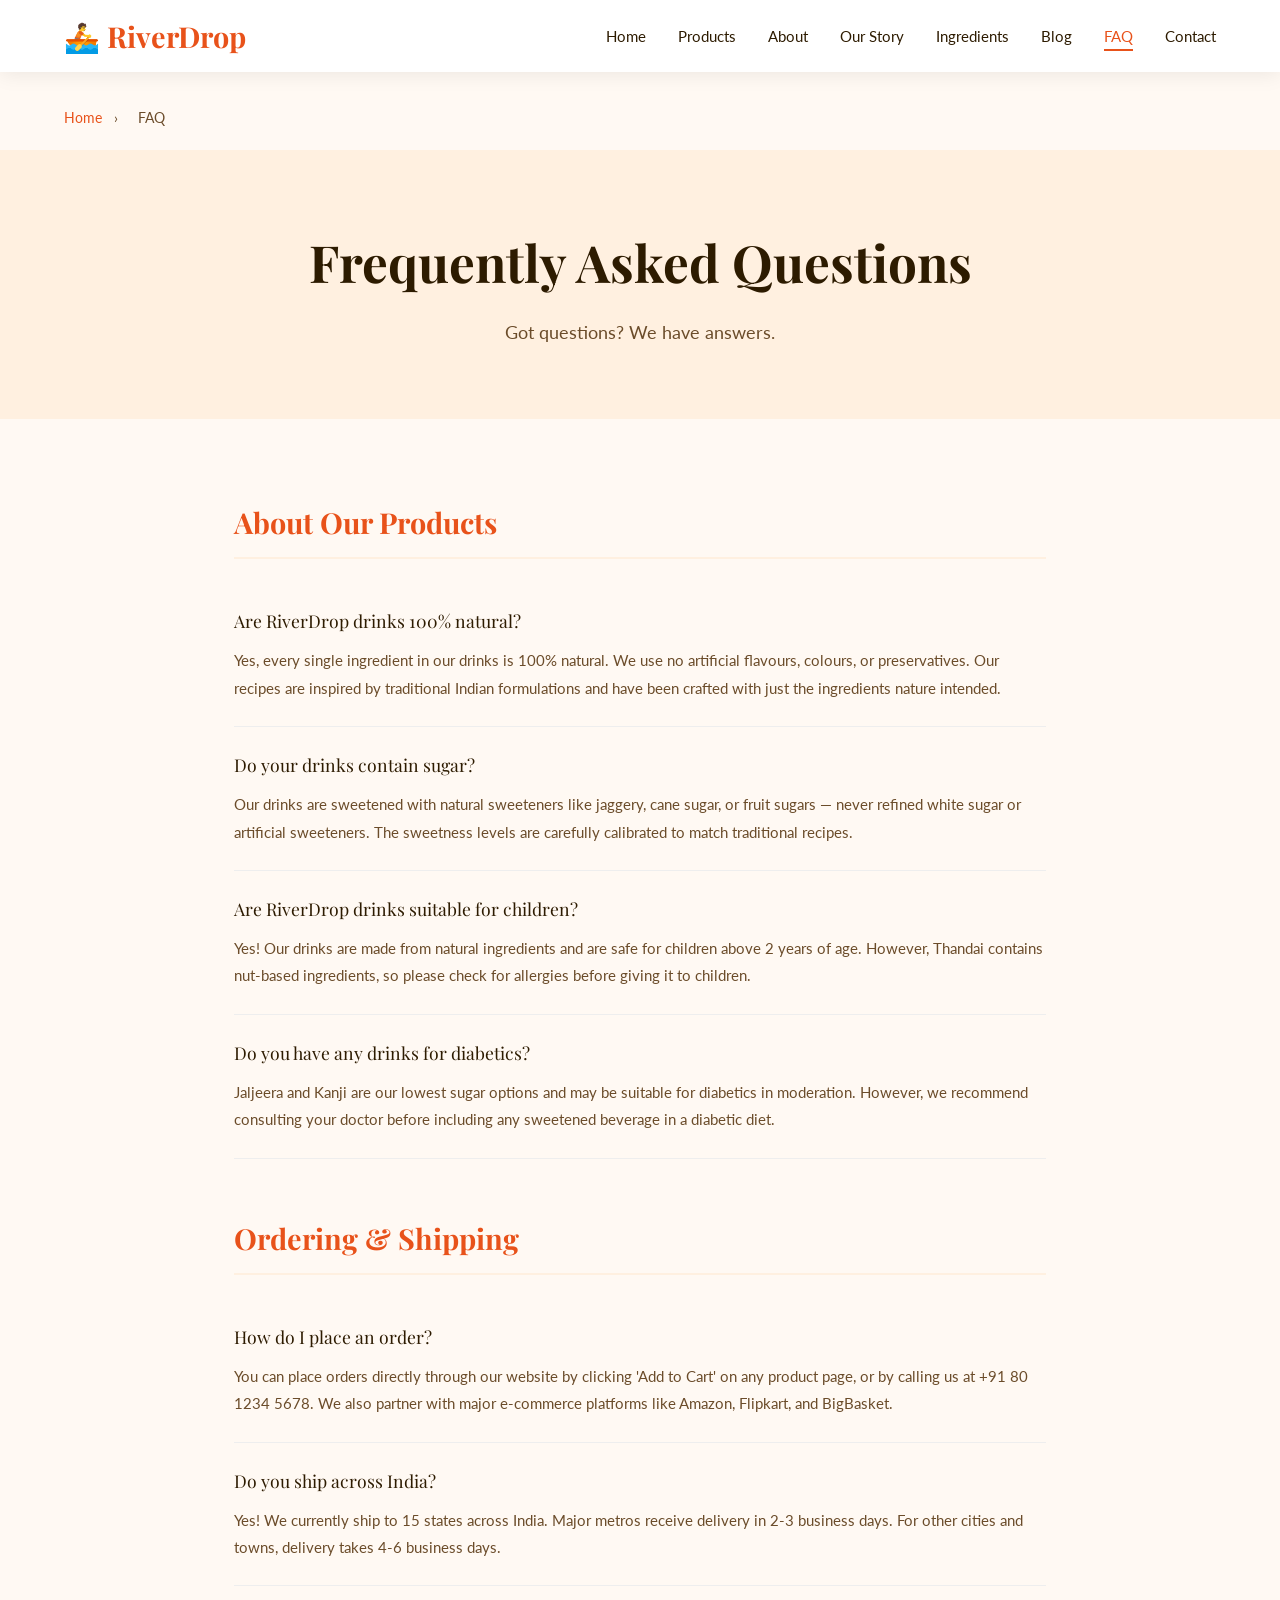
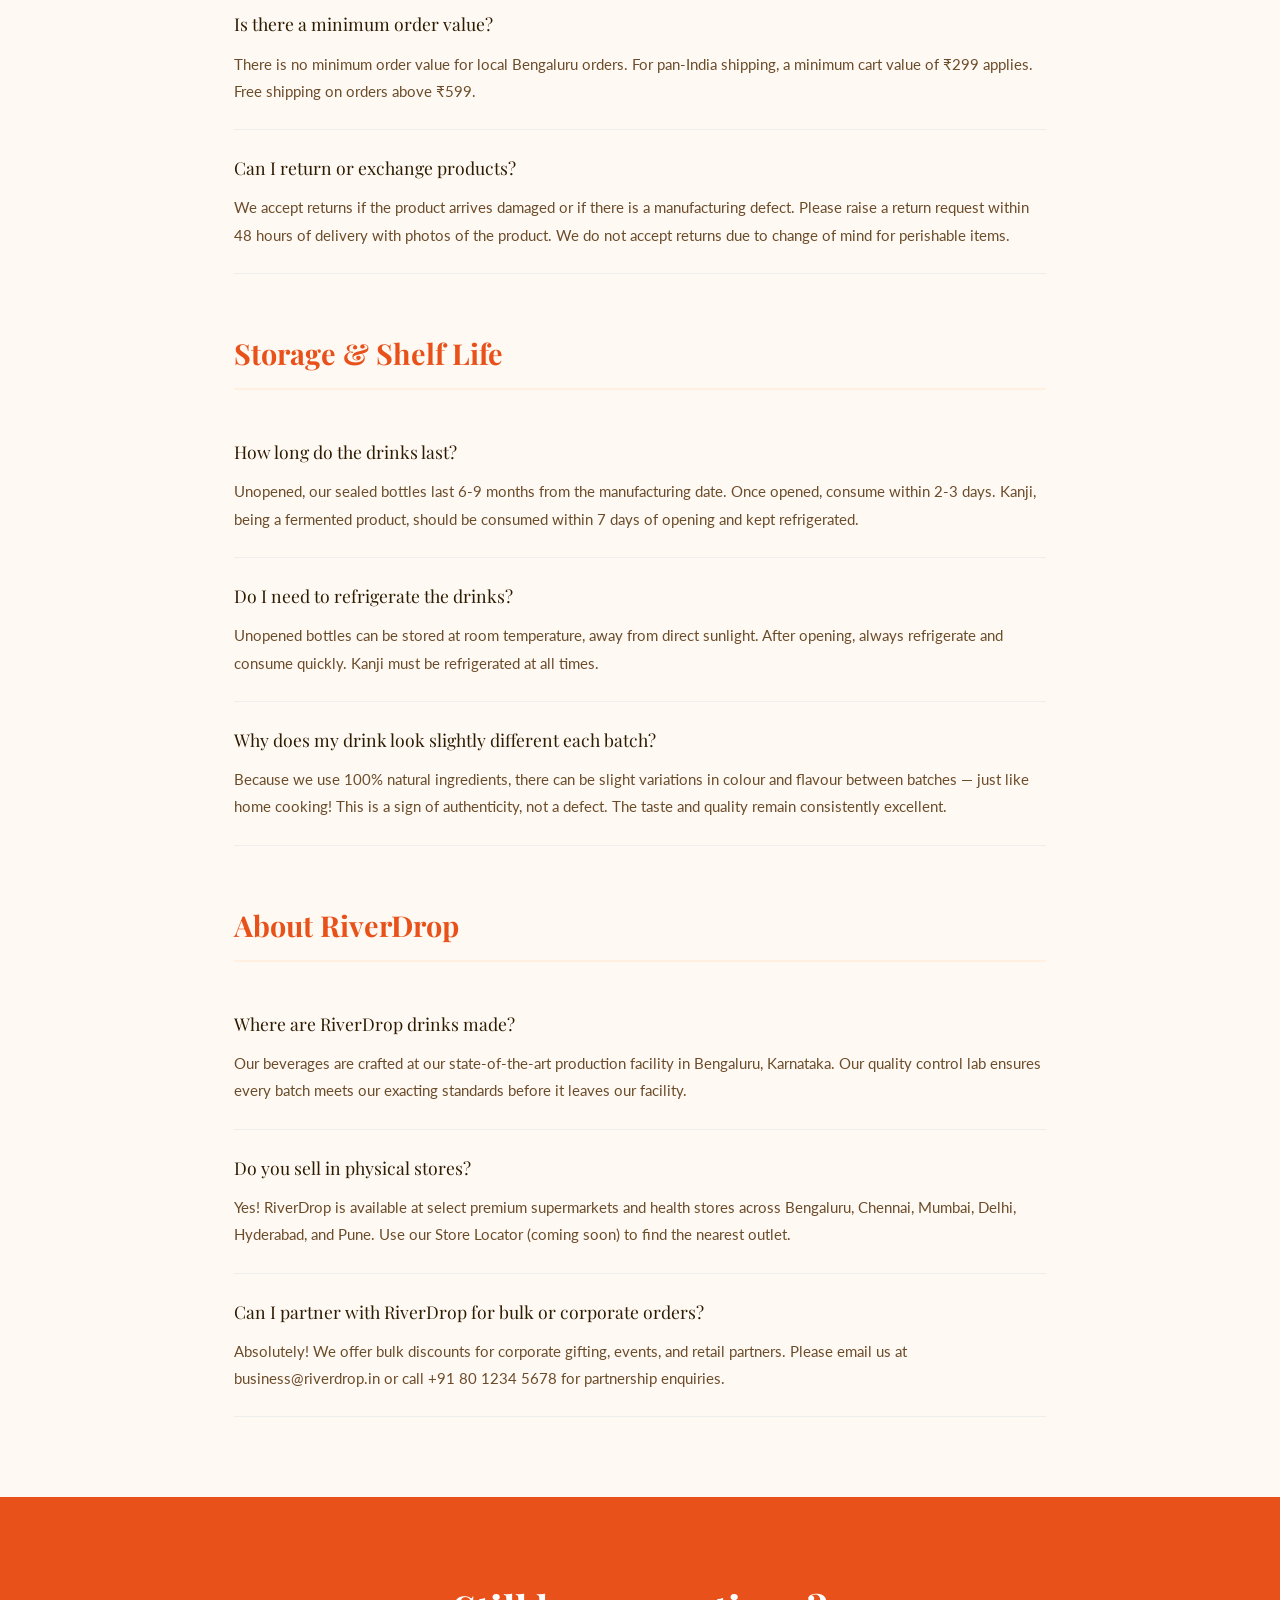
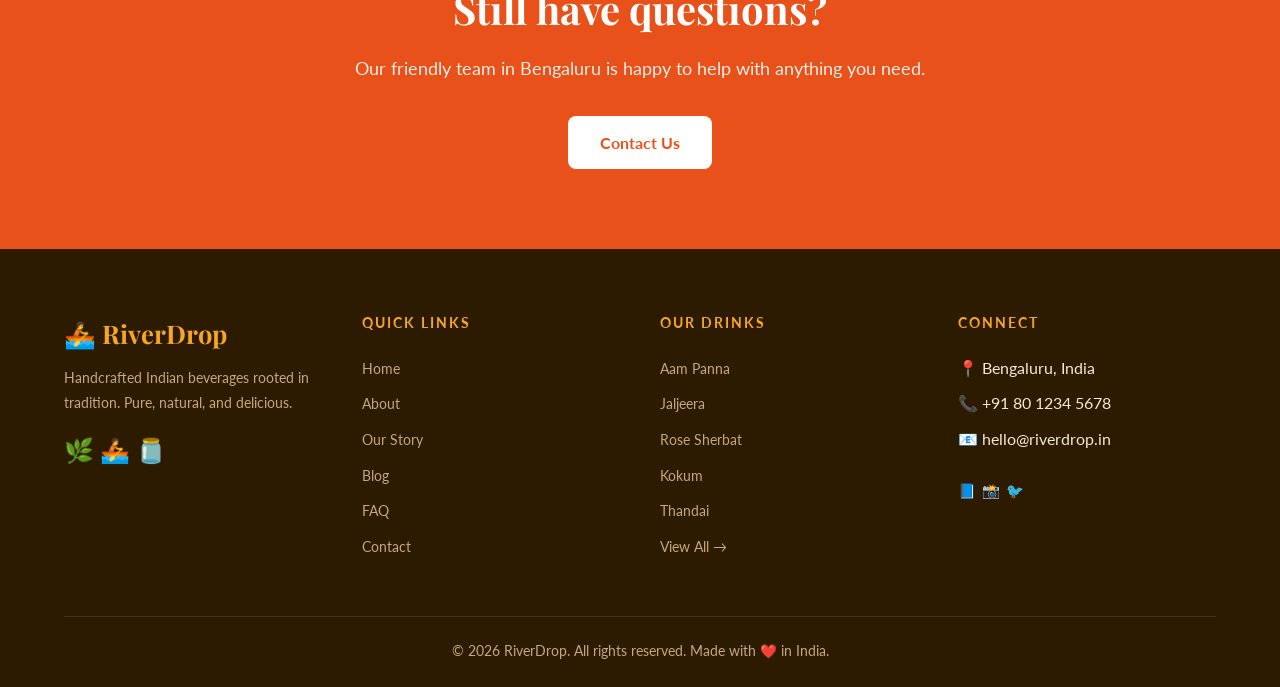
<file: faq.html>
<!DOCTYPE html>
<html lang="en">
<head>
  <meta charset="UTF-8" />
  <meta name="viewport" content="width=device-width, initial-scale=1.0" />
  <title>Frequently Asked Questions — RiverDrop</title>
  <link rel="preconnect" href="https://fonts.googleapis.com" />
  <link rel="preconnect" href="https://fonts.gstatic.com" crossorigin />
  <link href="https://fonts.googleapis.com/css2?family=Playfair+Display:ital,wght@0,400;0,600;0,700;1,400&family=Lato:wght@300;400;700;900&display=swap" rel="stylesheet" />
  <link rel="stylesheet" href="styles.css" />
  <style>
    /* ---- FAQ page specific styles ---- */
    .faq-hero {
      background: var(--light-bg);
      padding: 72px 0;
      text-align: center;
    }
    .faq-hero h1 {
      font-family: 'Playfair Display', serif;
      font-size: 3.2rem;
      color: var(--text-dark);
      margin-bottom: 14px;
    }
    .faq-hero p {
      font-size: 1.15rem;
      color: var(--text-mid);
    }

    .faq-group {
      margin-bottom: 56px;
    }
    .faq-group-title {
      font-family: 'Playfair Display', serif;
      font-size: 1.8rem;
      color: var(--primary);
      margin-bottom: 24px;
      padding-bottom: 12px;
      border-bottom: 2px solid var(--light-bg);
    }

    .faq-cta {
      background: var(--primary);
      color: white;
      padding: 80px 0;
      text-align: center;
    }
    .faq-cta h2 {
      font-family: 'Playfair Display', serif;
      font-size: 2.5rem;
      margin-bottom: 14px;
    }
    .faq-cta p {
      font-size: 1.1rem;
      color: rgba(255,255,255,0.9);
      margin-bottom: 32px;
    }
    .btn-white {
      background: white;
      color: var(--primary);
    }
    .btn-white:hover {
      background: var(--light-bg);
      transform: translateY(-2px);
    }
  </style>
</head>
<body>

  <!-- NAV -->
  <nav class="navbar">
    <div class="nav-container">
      <a href="index.html" class="nav-logo">🚣 RiverDrop</a>
      <ul class="nav-links">
        <li><a href="index.html">Home</a></li>
        <li><a href="products.html">Products</a></li>
        <li><a href="about.html">About</a></li>
        <li><a href="story.html">Our Story</a></li>
        <li><a href="ingredients.html">Ingredients</a></li>
        <li><a href="blog.html">Blog</a></li>
        <li><a href="faq.html" class="active">FAQ</a></li>
        <li><a href="contact.html">Contact</a></li>
      </ul>
    </div>
  </nav>

  <!-- BREADCRUMB -->
  <div class="container" style="padding-top:20px;padding-bottom:4px;">
    <nav class="breadcrumb">
      <a href="index.html">Home</a>
      <span>›</span>
      <span>FAQ</span>
    </nav>
  </div>

  <!-- HERO -->
  <section class="faq-hero">
    <div class="container">
      <h1>Frequently Asked Questions</h1>
      <p>Got questions? We have answers.</p>
    </div>
  </section>

  <!-- FAQ SECTIONS -->
  <section class="section">
    <div class="container" style="max-width:860px;">

      <!-- Section 1: About Our Products -->
      <div class="faq-group">
        <h2 class="faq-group-title">About Our Products</h2>

        <div class="faq-item">
          <div class="faq-question">Are RiverDrop drinks 100% natural?</div>
          <div class="faq-answer">Yes, every single ingredient in our drinks is 100% natural. We use no artificial flavours, colours, or preservatives. Our recipes are inspired by traditional Indian formulations and have been crafted with just the ingredients nature intended.</div>
        </div>

        <div class="faq-item">
          <div class="faq-question">Do your drinks contain sugar?</div>
          <div class="faq-answer">Our drinks are sweetened with natural sweeteners like jaggery, cane sugar, or fruit sugars — never refined white sugar or artificial sweeteners. The sweetness levels are carefully calibrated to match traditional recipes.</div>
        </div>

        <div class="faq-item">
          <div class="faq-question">Are RiverDrop drinks suitable for children?</div>
          <div class="faq-answer">Yes! Our drinks are made from natural ingredients and are safe for children above 2 years of age. However, Thandai contains nut-based ingredients, so please check for allergies before giving it to children.</div>
        </div>

        <div class="faq-item">
          <div class="faq-question">Do you have any drinks for diabetics?</div>
          <div class="faq-answer">Jaljeera and Kanji are our lowest sugar options and may be suitable for diabetics in moderation. However, we recommend consulting your doctor before including any sweetened beverage in a diabetic diet.</div>
        </div>
      </div>

      <!-- Section 2: Ordering & Shipping -->
      <div class="faq-group">
        <h2 class="faq-group-title">Ordering &amp; Shipping</h2>

        <div class="faq-item">
          <div class="faq-question">How do I place an order?</div>
          <div class="faq-answer">You can place orders directly through our website by clicking 'Add to Cart' on any product page, or by calling us at +91 80 1234 5678. We also partner with major e-commerce platforms like Amazon, Flipkart, and BigBasket.</div>
        </div>

        <div class="faq-item">
          <div class="faq-question">Do you ship across India?</div>
          <div class="faq-answer">Yes! We currently ship to 15 states across India. Major metros receive delivery in 2-3 business days. For other cities and towns, delivery takes 4-6 business days.</div>
        </div>

        <div class="faq-item">
          <div class="faq-question">Is there a minimum order value?</div>
          <div class="faq-answer">There is no minimum order value for local Bengaluru orders. For pan-India shipping, a minimum cart value of ₹299 applies. Free shipping on orders above ₹599.</div>
        </div>

        <div class="faq-item">
          <div class="faq-question">Can I return or exchange products?</div>
          <div class="faq-answer">We accept returns if the product arrives damaged or if there is a manufacturing defect. Please raise a return request within 48 hours of delivery with photos of the product. We do not accept returns due to change of mind for perishable items.</div>
        </div>
      </div>

      <!-- Section 3: Storage & Shelf Life -->
      <div class="faq-group">
        <h2 class="faq-group-title">Storage &amp; Shelf Life</h2>

        <div class="faq-item">
          <div class="faq-question">How long do the drinks last?</div>
          <div class="faq-answer">Unopened, our sealed bottles last 6-9 months from the manufacturing date. Once opened, consume within 2-3 days. Kanji, being a fermented product, should be consumed within 7 days of opening and kept refrigerated.</div>
        </div>

        <div class="faq-item">
          <div class="faq-question">Do I need to refrigerate the drinks?</div>
          <div class="faq-answer">Unopened bottles can be stored at room temperature, away from direct sunlight. After opening, always refrigerate and consume quickly. Kanji must be refrigerated at all times.</div>
        </div>

        <div class="faq-item">
          <div class="faq-question">Why does my drink look slightly different each batch?</div>
          <div class="faq-answer">Because we use 100% natural ingredients, there can be slight variations in colour and flavour between batches — just like home cooking! This is a sign of authenticity, not a defect. The taste and quality remain consistently excellent.</div>
        </div>
      </div>

      <!-- Section 4: About RiverDrop -->
      <div class="faq-group" style="margin-bottom:0;">
        <h2 class="faq-group-title">About RiverDrop</h2>

        <div class="faq-item">
          <div class="faq-question">Where are RiverDrop drinks made?</div>
          <div class="faq-answer">Our beverages are crafted at our state-of-the-art production facility in Bengaluru, Karnataka. Our quality control lab ensures every batch meets our exacting standards before it leaves our facility.</div>
        </div>

        <div class="faq-item">
          <div class="faq-question">Do you sell in physical stores?</div>
          <div class="faq-answer">Yes! RiverDrop is available at select premium supermarkets and health stores across Bengaluru, Chennai, Mumbai, Delhi, Hyderabad, and Pune. Use our Store Locator (coming soon) to find the nearest outlet.</div>
        </div>

        <div class="faq-item">
          <div class="faq-question">Can I partner with RiverDrop for bulk or corporate orders?</div>
          <div class="faq-answer">Absolutely! We offer bulk discounts for corporate gifting, events, and retail partners. Please email us at business@riverdrop.in or call +91 80 1234 5678 for partnership enquiries.</div>
        </div>
      </div>

    </div>
  </section>

  <!-- STILL HAVE QUESTIONS CTA -->
  <section class="faq-cta">
    <div class="container">
      <h2>Still have questions?</h2>
      <p>Our friendly team in Bengaluru is happy to help with anything you need.</p>
      <a href="contact.html" class="btn btn-white">Contact Us</a>
    </div>
  </section>

  <!-- FOOTER -->
  <footer class="footer">
    <div class="container">
      <div class="footer-grid">
        <div class="footer-brand">
          <div class="footer-logo">🚣 RiverDrop</div>
          <p class="footer-desc">Handcrafted Indian beverages rooted in tradition. Pure, natural, and delicious.</p>
          <p style="margin-top:16px;font-size:1.5rem;">🌿 🚣 🫙</p>
        </div>
        <div>
          <div class="footer-heading">Quick Links</div>
          <ul class="footer-links">
            <li><a href="index.html">Home</a></li>
            <li><a href="about.html">About</a></li>
            <li><a href="story.html">Our Story</a></li>
            <li><a href="blog.html">Blog</a></li>
            <li><a href="faq.html">FAQ</a></li>
            <li><a href="contact.html">Contact</a></li>
          </ul>
        </div>
        <div>
          <div class="footer-heading">Our Drinks</div>
          <ul class="footer-links">
            <li><a href="aam-panna.html">Aam Panna</a></li>
            <li><a href="jaljeera.html">Jaljeera</a></li>
            <li><a href="rose-sherbat.html">Rose Sherbat</a></li>
            <li><a href="kokum.html">Kokum</a></li>
            <li><a href="thandai.html">Thandai</a></li>
            <li><a href="products.html">View All →</a></li>
          </ul>
        </div>
        <div>
          <div class="footer-heading">Connect</div>
          <ul class="footer-links">
            <li>📍 Bengaluru, India</li>
            <li>📞 +91 80 1234 5678</li>
            <li>📧 hello@riverdrop.in</li>
            <li style="margin-top:16px;font-size:1.5rem;"><a href="#" style="text-decoration:none;">📘</a> <a href="#" style="text-decoration:none;">📸</a> <a href="#" style="text-decoration:none;">🐦</a></li>
          </ul>
        </div>
      </div>
      <div class="footer-bottom">
        <p>© 2026 RiverDrop. All rights reserved. Made with ❤️ in India.</p>
      </div>
    </div>
  </footer>

</body>
</html>
</file>
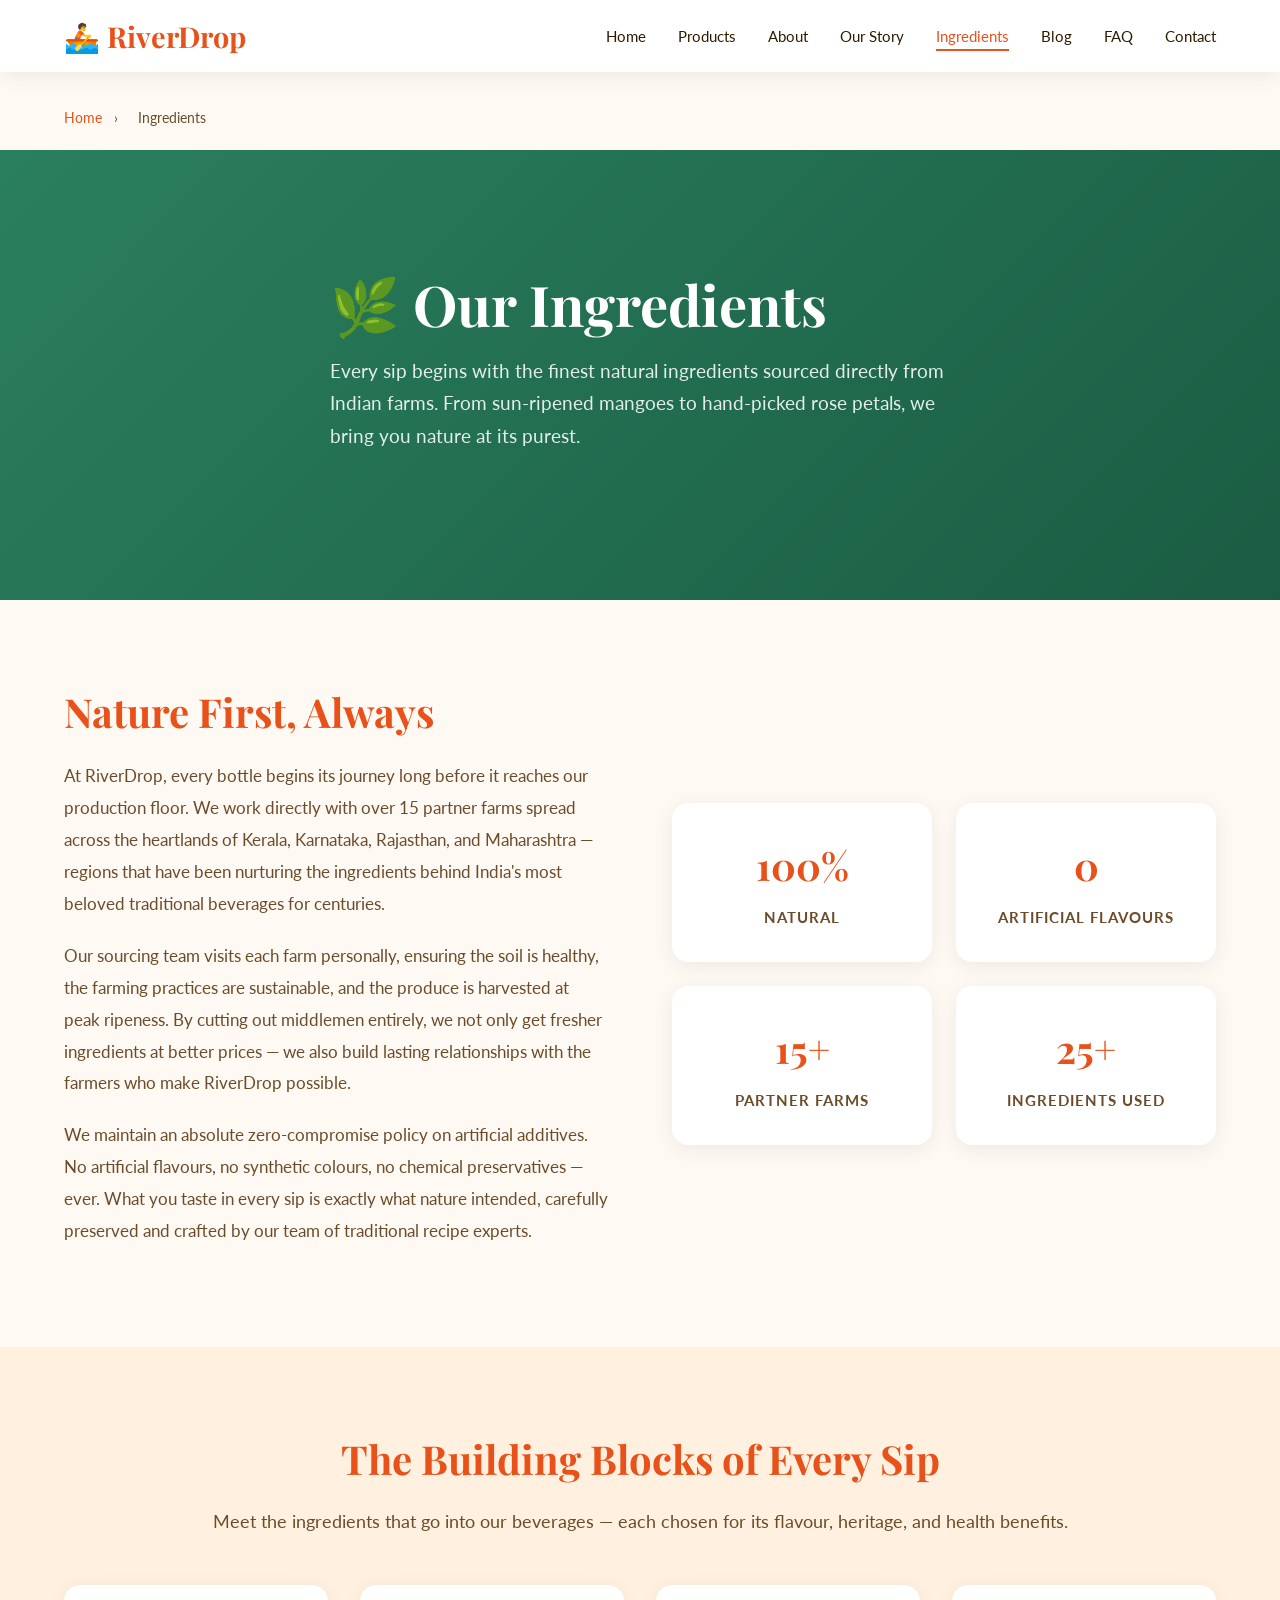
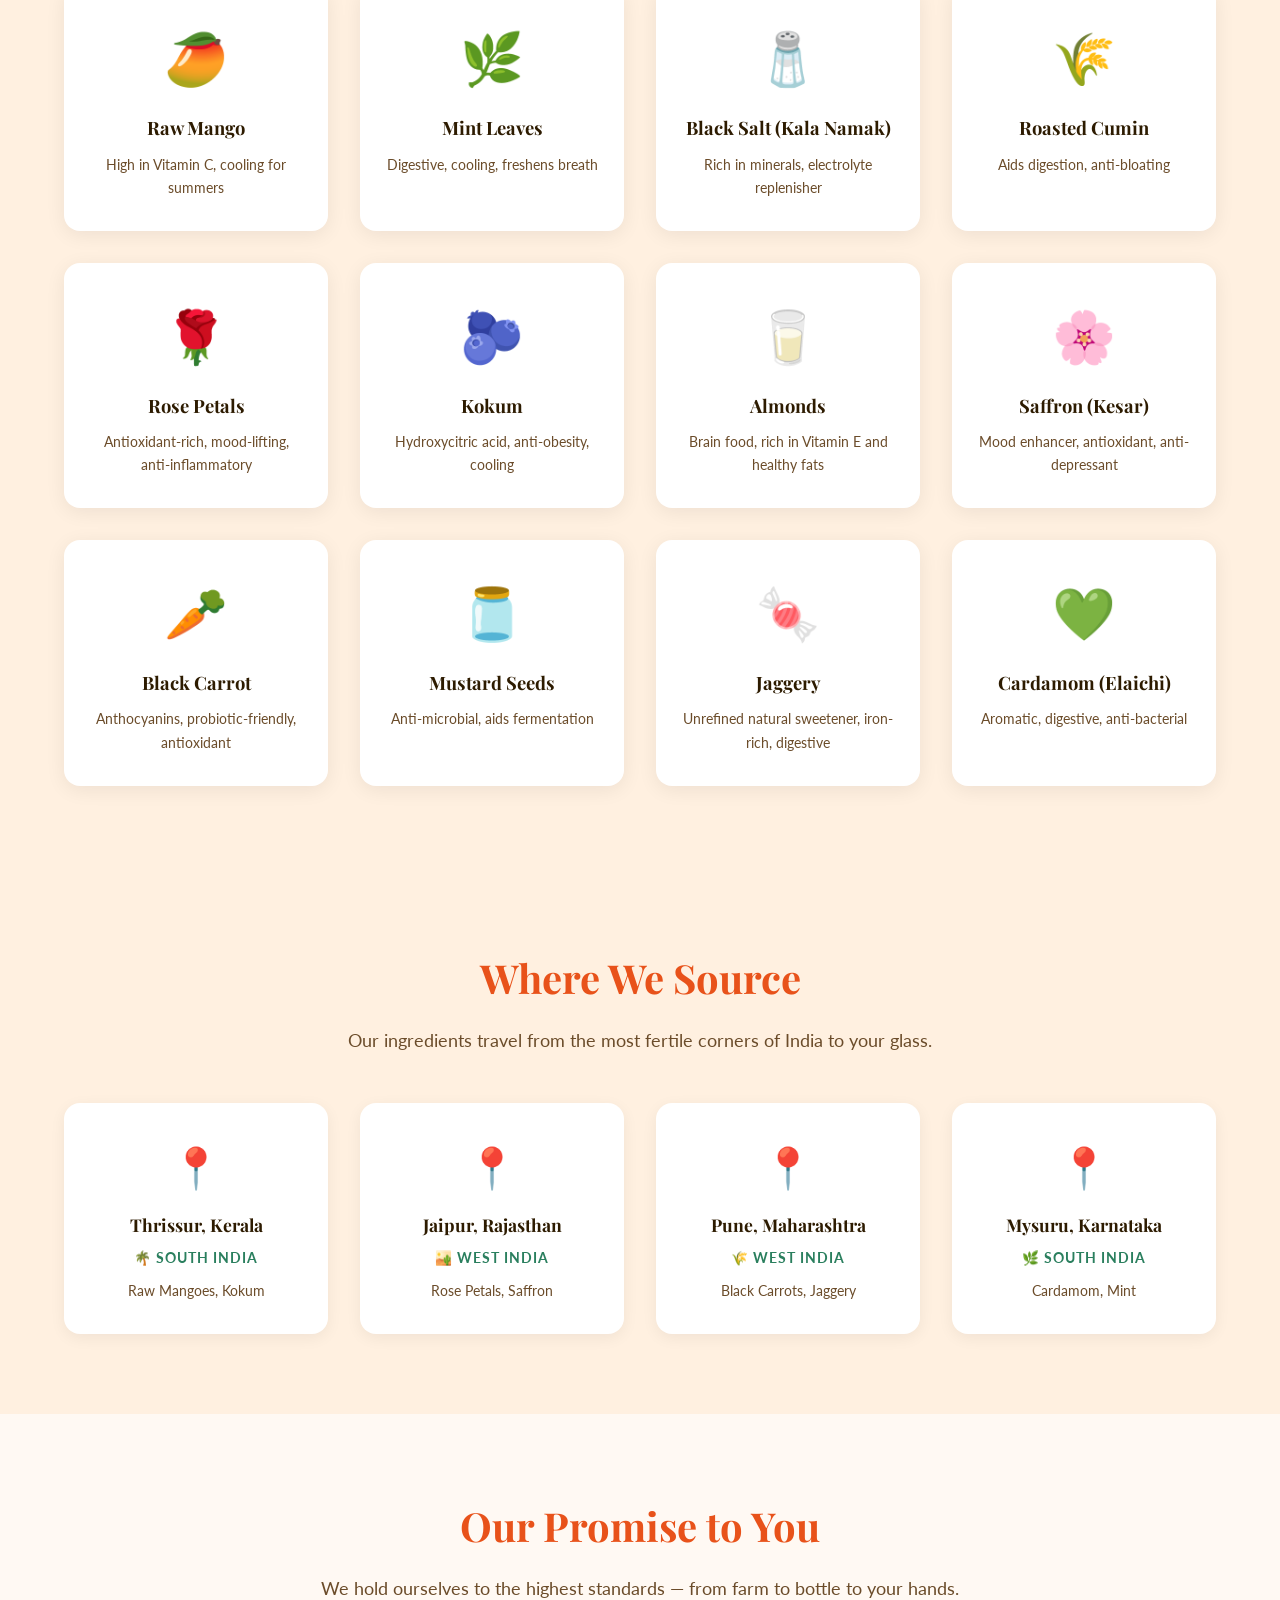
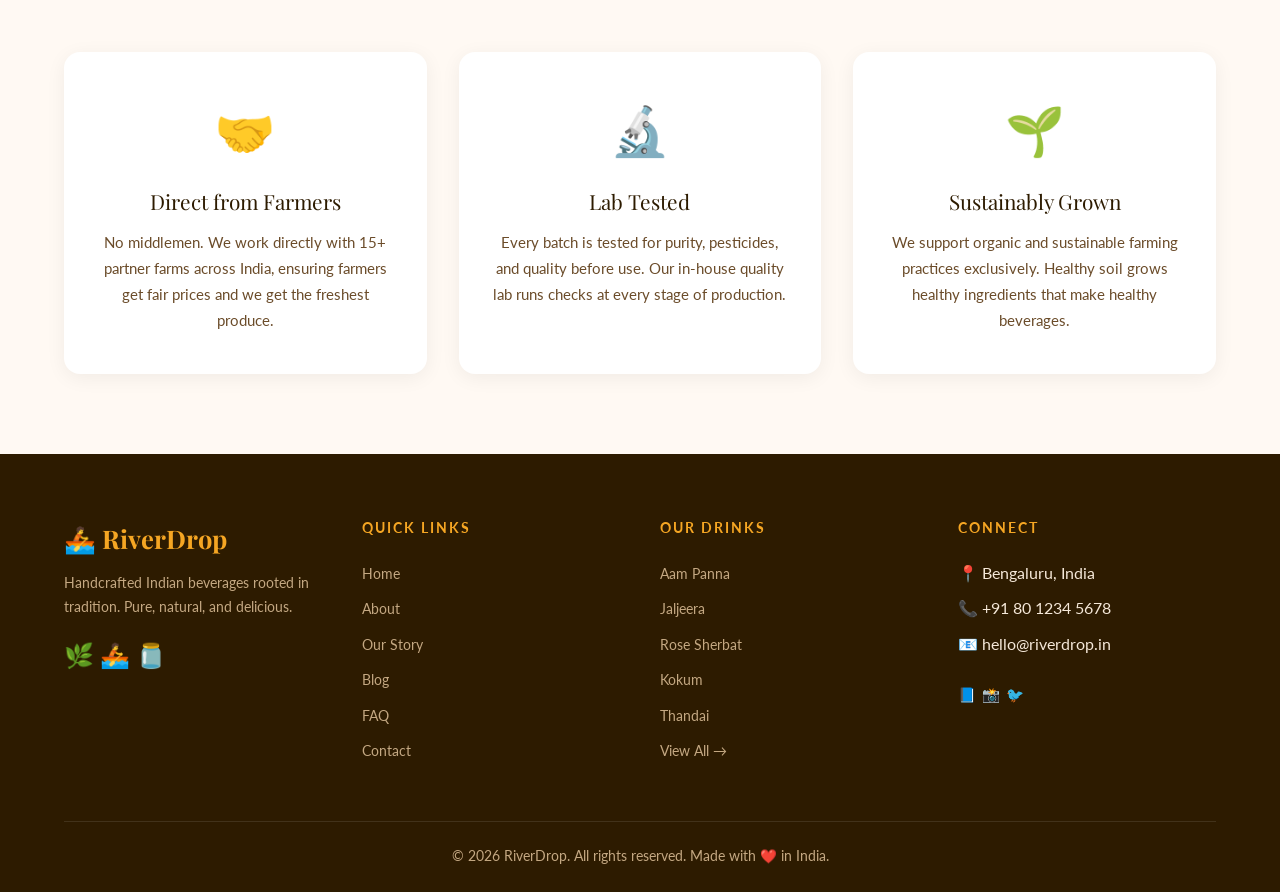
<file: ingredients.html>
<!DOCTYPE html>
<html lang="en">
<head>
  <meta charset="UTF-8" />
  <meta name="viewport" content="width=device-width, initial-scale=1.0" />
  <title>Our Ingredients — RiverDrop</title>
  <link rel="preconnect" href="https://fonts.googleapis.com" />
  <link rel="preconnect" href="https://fonts.gstatic.com" crossorigin />
  <link href="https://fonts.googleapis.com/css2?family=Playfair+Display:ital,wght@0,400;0,600;0,700;1,400&family=Lato:wght@300;400;700;900&display=swap" rel="stylesheet" />
  <link rel="stylesheet" href="styles.css" />
  <style>
    /* ---- Ingredients page specific styles ---- */
    .ingredients-hero {
      background: linear-gradient(135deg, #2A7F5E, #1a5c43);
      color: white;
      padding: 100px 0;
      min-height: 50vh;
      display: flex;
      align-items: center;
    }
    .ingredients-hero .hero-title {
      font-family: 'Playfair Display', serif;
      font-size: 3.5rem;
      color: white;
      margin-bottom: 20px;
      line-height: 1.1;
    }
    .ingredients-hero .hero-subtitle {
      font-size: 1.2rem;
      color: rgba(255,255,255,0.88);
      max-width: 620px;
      line-height: 1.7;
    }

    /* Intro 2-col */
    .intro-grid {
      display: grid;
      grid-template-columns: 1fr 1fr;
      gap: 64px;
      align-items: center;
    }
    .intro-text p {
      font-size: 1.08rem;
      color: var(--text-mid);
      line-height: 1.85;
      margin-bottom: 20px;
    }
    .intro-stats {
      display: grid;
      grid-template-columns: 1fr 1fr;
      gap: 24px;
    }
    .stat-box {
      background: white;
      border-radius: 16px;
      padding: 32px 24px;
      text-align: center;
      box-shadow: 0 4px 20px rgba(0,0,0,0.07);
    }
    .stat-number {
      font-family: 'Playfair Display', serif;
      font-size: 2.4rem;
      font-weight: 700;
      color: var(--primary);
      display: block;
      margin-bottom: 8px;
    }
    .stat-label {
      font-size: 0.95rem;
      color: var(--text-mid);
      font-weight: 700;
      text-transform: uppercase;
      letter-spacing: 1px;
    }

    /* Ingredient cards */
    .ingredient-card {
      background: white;
      border-radius: 16px;
      padding: 32px 24px;
      text-align: center;
      box-shadow: 0 4px 20px rgba(0,0,0,0.07);
      transition: transform 0.3s, box-shadow 0.3s;
    }
    .ingredient-card:hover {
      transform: translateY(-6px);
      box-shadow: 0 16px 40px rgba(0,0,0,0.13);
    }
    .ingredient-emoji {
      font-size: 3.2rem;
      display: block;
      margin-bottom: 14px;
    }
    .ingredient-name {
      font-family: 'Playfair Display', serif;
      font-size: 1.15rem;
      font-weight: 700;
      color: var(--text-dark);
      margin-bottom: 10px;
    }
    .ingredient-benefit {
      font-size: 0.9rem;
      color: var(--text-mid);
      line-height: 1.6;
    }

    /* Sourcing section */
    .sourcing-section {
      background: var(--light-bg);
      padding: 80px 0;
    }
    .location-card {
      background: white;
      border-radius: 16px;
      padding: 32px 24px;
      text-align: center;
      box-shadow: 0 4px 16px rgba(0,0,0,0.06);
      transition: transform 0.3s;
    }
    .location-card:hover {
      transform: translateY(-4px);
    }
    .location-pin {
      font-size: 2.5rem;
      margin-bottom: 12px;
      display: block;
    }
    .location-region {
      font-family: 'Playfair Display', serif;
      font-size: 1.1rem;
      font-weight: 700;
      color: var(--text-dark);
      margin-bottom: 8px;
    }
    .location-state {
      font-size: 0.85rem;
      font-weight: 700;
      color: var(--accent);
      text-transform: uppercase;
      letter-spacing: 1px;
      margin-bottom: 10px;
    }
    .location-produces {
      font-size: 0.9rem;
      color: var(--text-mid);
      line-height: 1.6;
    }
  </style>
</head>
<body>

  <!-- NAV -->
  <nav class="navbar">
    <div class="nav-container">
      <a href="index.html" class="nav-logo">🚣 RiverDrop</a>
      <ul class="nav-links">
        <li><a href="index.html">Home</a></li>
        <li><a href="products.html">Products</a></li>
        <li><a href="about.html">About</a></li>
        <li><a href="story.html">Our Story</a></li>
        <li><a href="ingredients.html" class="active">Ingredients</a></li>
        <li><a href="blog.html">Blog</a></li>
        <li><a href="faq.html">FAQ</a></li>
        <li><a href="contact.html">Contact</a></li>
      </ul>
    </div>
  </nav>

  <!-- BREADCRUMB -->
  <div class="container" style="padding-top:20px;padding-bottom:4px;">
    <nav class="breadcrumb">
      <a href="index.html">Home</a>
      <span>›</span>
      <span>Ingredients</span>
    </nav>
  </div>

  <!-- HERO -->
  <section class="ingredients-hero">
    <div class="container">
      <h1 class="hero-title">🌿 Our Ingredients</h1>
      <p class="hero-subtitle">Every sip begins with the finest natural ingredients sourced directly from Indian farms. From sun-ripened mangoes to hand-picked rose petals, we bring you nature at its purest.</p>
    </div>
  </section>

  <!-- INTRO SECTION -->
  <section class="section">
    <div class="container">
      <div class="intro-grid">
        <div class="intro-text">
          <h2 class="section-title">Nature First, Always</h2>
          <p>At RiverDrop, every bottle begins its journey long before it reaches our production floor. We work directly with over 15 partner farms spread across the heartlands of Kerala, Karnataka, Rajasthan, and Maharashtra — regions that have been nurturing the ingredients behind India's most beloved traditional beverages for centuries.</p>
          <p>Our sourcing team visits each farm personally, ensuring the soil is healthy, the farming practices are sustainable, and the produce is harvested at peak ripeness. By cutting out middlemen entirely, we not only get fresher ingredients at better prices — we also build lasting relationships with the farmers who make RiverDrop possible.</p>
          <p>We maintain an absolute zero-compromise policy on artificial additives. No artificial flavours, no synthetic colours, no chemical preservatives — ever. What you taste in every sip is exactly what nature intended, carefully preserved and crafted by our team of traditional recipe experts.</p>
        </div>
        <div class="intro-stats">
          <div class="stat-box">
            <span class="stat-number">100%</span>
            <span class="stat-label">Natural</span>
          </div>
          <div class="stat-box">
            <span class="stat-number">0</span>
            <span class="stat-label">Artificial Flavours</span>
          </div>
          <div class="stat-box">
            <span class="stat-number">15+</span>
            <span class="stat-label">Partner Farms</span>
          </div>
          <div class="stat-box">
            <span class="stat-number">25+</span>
            <span class="stat-label">Ingredients Used</span>
          </div>
        </div>
      </div>
    </div>
  </section>

  <!-- MAIN INGREDIENTS GRID -->
  <section class="section" style="background: var(--light-bg); padding: 80px 0;">
    <div class="container">
      <h2 class="section-title" style="text-align:center;">The Building Blocks of Every Sip</h2>
      <p class="section-subtitle" style="text-align:center;">Meet the ingredients that go into our beverages — each chosen for its flavour, heritage, and health benefits.</p>
      <div class="grid-4">
        <div class="ingredient-card">
          <span class="ingredient-emoji">🥭</span>
          <div class="ingredient-name">Raw Mango</div>
          <p class="ingredient-benefit">High in Vitamin C, cooling for summers</p>
        </div>
        <div class="ingredient-card">
          <span class="ingredient-emoji">🌿</span>
          <div class="ingredient-name">Mint Leaves</div>
          <p class="ingredient-benefit">Digestive, cooling, freshens breath</p>
        </div>
        <div class="ingredient-card">
          <span class="ingredient-emoji">🧂</span>
          <div class="ingredient-name">Black Salt (Kala Namak)</div>
          <p class="ingredient-benefit">Rich in minerals, electrolyte replenisher</p>
        </div>
        <div class="ingredient-card">
          <span class="ingredient-emoji">🌾</span>
          <div class="ingredient-name">Roasted Cumin</div>
          <p class="ingredient-benefit">Aids digestion, anti-bloating</p>
        </div>
        <div class="ingredient-card">
          <span class="ingredient-emoji">🌹</span>
          <div class="ingredient-name">Rose Petals</div>
          <p class="ingredient-benefit">Antioxidant-rich, mood-lifting, anti-inflammatory</p>
        </div>
        <div class="ingredient-card">
          <span class="ingredient-emoji">🫐</span>
          <div class="ingredient-name">Kokum</div>
          <p class="ingredient-benefit">Hydroxycitric acid, anti-obesity, cooling</p>
        </div>
        <div class="ingredient-card">
          <span class="ingredient-emoji">🥛</span>
          <div class="ingredient-name">Almonds</div>
          <p class="ingredient-benefit">Brain food, rich in Vitamin E and healthy fats</p>
        </div>
        <div class="ingredient-card">
          <span class="ingredient-emoji">🌸</span>
          <div class="ingredient-name">Saffron (Kesar)</div>
          <p class="ingredient-benefit">Mood enhancer, antioxidant, anti-depressant</p>
        </div>
        <div class="ingredient-card">
          <span class="ingredient-emoji">🥕</span>
          <div class="ingredient-name">Black Carrot</div>
          <p class="ingredient-benefit">Anthocyanins, probiotic-friendly, antioxidant</p>
        </div>
        <div class="ingredient-card">
          <span class="ingredient-emoji">🫙</span>
          <div class="ingredient-name">Mustard Seeds</div>
          <p class="ingredient-benefit">Anti-microbial, aids fermentation</p>
        </div>
        <div class="ingredient-card">
          <span class="ingredient-emoji">🍬</span>
          <div class="ingredient-name">Jaggery</div>
          <p class="ingredient-benefit">Unrefined natural sweetener, iron-rich, digestive</p>
        </div>
        <div class="ingredient-card">
          <span class="ingredient-emoji">💚</span>
          <div class="ingredient-name">Cardamom (Elaichi)</div>
          <p class="ingredient-benefit">Aromatic, digestive, anti-bacterial</p>
        </div>
      </div>
    </div>
  </section>

  <!-- SOURCING MAP SECTION -->
  <section class="sourcing-section">
    <div class="container">
      <h2 class="section-title" style="text-align:center;">Where We Source</h2>
      <p class="section-subtitle" style="text-align:center;">Our ingredients travel from the most fertile corners of India to your glass.</p>
      <div class="grid-4">
        <div class="location-card">
          <span class="location-pin">📍</span>
          <div class="location-region">Thrissur, Kerala</div>
          <div class="location-state">🌴 South India</div>
          <p class="location-produces">Raw Mangoes, Kokum</p>
        </div>
        <div class="location-card">
          <span class="location-pin">📍</span>
          <div class="location-region">Jaipur, Rajasthan</div>
          <div class="location-state">🏜️ West India</div>
          <p class="location-produces">Rose Petals, Saffron</p>
        </div>
        <div class="location-card">
          <span class="location-pin">📍</span>
          <div class="location-region">Pune, Maharashtra</div>
          <div class="location-state">🌾 West India</div>
          <p class="location-produces">Black Carrots, Jaggery</p>
        </div>
        <div class="location-card">
          <span class="location-pin">📍</span>
          <div class="location-region">Mysuru, Karnataka</div>
          <div class="location-state">🌿 South India</div>
          <p class="location-produces">Cardamom, Mint</p>
        </div>
      </div>
    </div>
  </section>

  <!-- OUR PROMISE SECTION -->
  <section class="section">
    <div class="container">
      <h2 class="section-title" style="text-align:center;">Our Promise to You</h2>
      <p class="section-subtitle" style="text-align:center;">We hold ourselves to the highest standards — from farm to bottle to your hands.</p>
      <div class="grid-3">
        <div class="feature-box">
          <div class="feature-icon">🤝</div>
          <div class="feature-title">Direct from Farmers</div>
          <p class="feature-desc">No middlemen. We work directly with 15+ partner farms across India, ensuring farmers get fair prices and we get the freshest produce.</p>
        </div>
        <div class="feature-box">
          <div class="feature-icon">🔬</div>
          <div class="feature-title">Lab Tested</div>
          <p class="feature-desc">Every batch is tested for purity, pesticides, and quality before use. Our in-house quality lab runs checks at every stage of production.</p>
        </div>
        <div class="feature-box">
          <div class="feature-icon">🌱</div>
          <div class="feature-title">Sustainably Grown</div>
          <p class="feature-desc">We support organic and sustainable farming practices exclusively. Healthy soil grows healthy ingredients that make healthy beverages.</p>
        </div>
      </div>
    </div>
  </section>

  <!-- FOOTER -->
  <footer class="footer">
    <div class="container">
      <div class="footer-grid">
        <div class="footer-brand">
          <div class="footer-logo">🚣 RiverDrop</div>
          <p class="footer-desc">Handcrafted Indian beverages rooted in tradition. Pure, natural, and delicious.</p>
          <p style="margin-top:16px;font-size:1.5rem;">🌿 🚣 🫙</p>
        </div>
        <div>
          <div class="footer-heading">Quick Links</div>
          <ul class="footer-links">
            <li><a href="index.html">Home</a></li>
            <li><a href="about.html">About</a></li>
            <li><a href="story.html">Our Story</a></li>
            <li><a href="blog.html">Blog</a></li>
            <li><a href="faq.html">FAQ</a></li>
            <li><a href="contact.html">Contact</a></li>
          </ul>
        </div>
        <div>
          <div class="footer-heading">Our Drinks</div>
          <ul class="footer-links">
            <li><a href="aam-panna.html">Aam Panna</a></li>
            <li><a href="jaljeera.html">Jaljeera</a></li>
            <li><a href="rose-sherbat.html">Rose Sherbat</a></li>
            <li><a href="kokum.html">Kokum</a></li>
            <li><a href="thandai.html">Thandai</a></li>
            <li><a href="products.html">View All →</a></li>
          </ul>
        </div>
        <div>
          <div class="footer-heading">Connect</div>
          <ul class="footer-links">
            <li>📍 Bengaluru, India</li>
            <li>📞 +91 80 1234 5678</li>
            <li>📧 hello@riverdrop.in</li>
            <li style="margin-top:16px;font-size:1.5rem;"><a href="#" style="text-decoration:none;">📘</a> <a href="#" style="text-decoration:none;">📸</a> <a href="#" style="text-decoration:none;">🐦</a></li>
          </ul>
        </div>
      </div>
      <div class="footer-bottom">
        <p>© 2026 RiverDrop. All rights reserved. Made with ❤️ in India.</p>
      </div>
    </div>
  </footer>

</body>
</html>
</file>
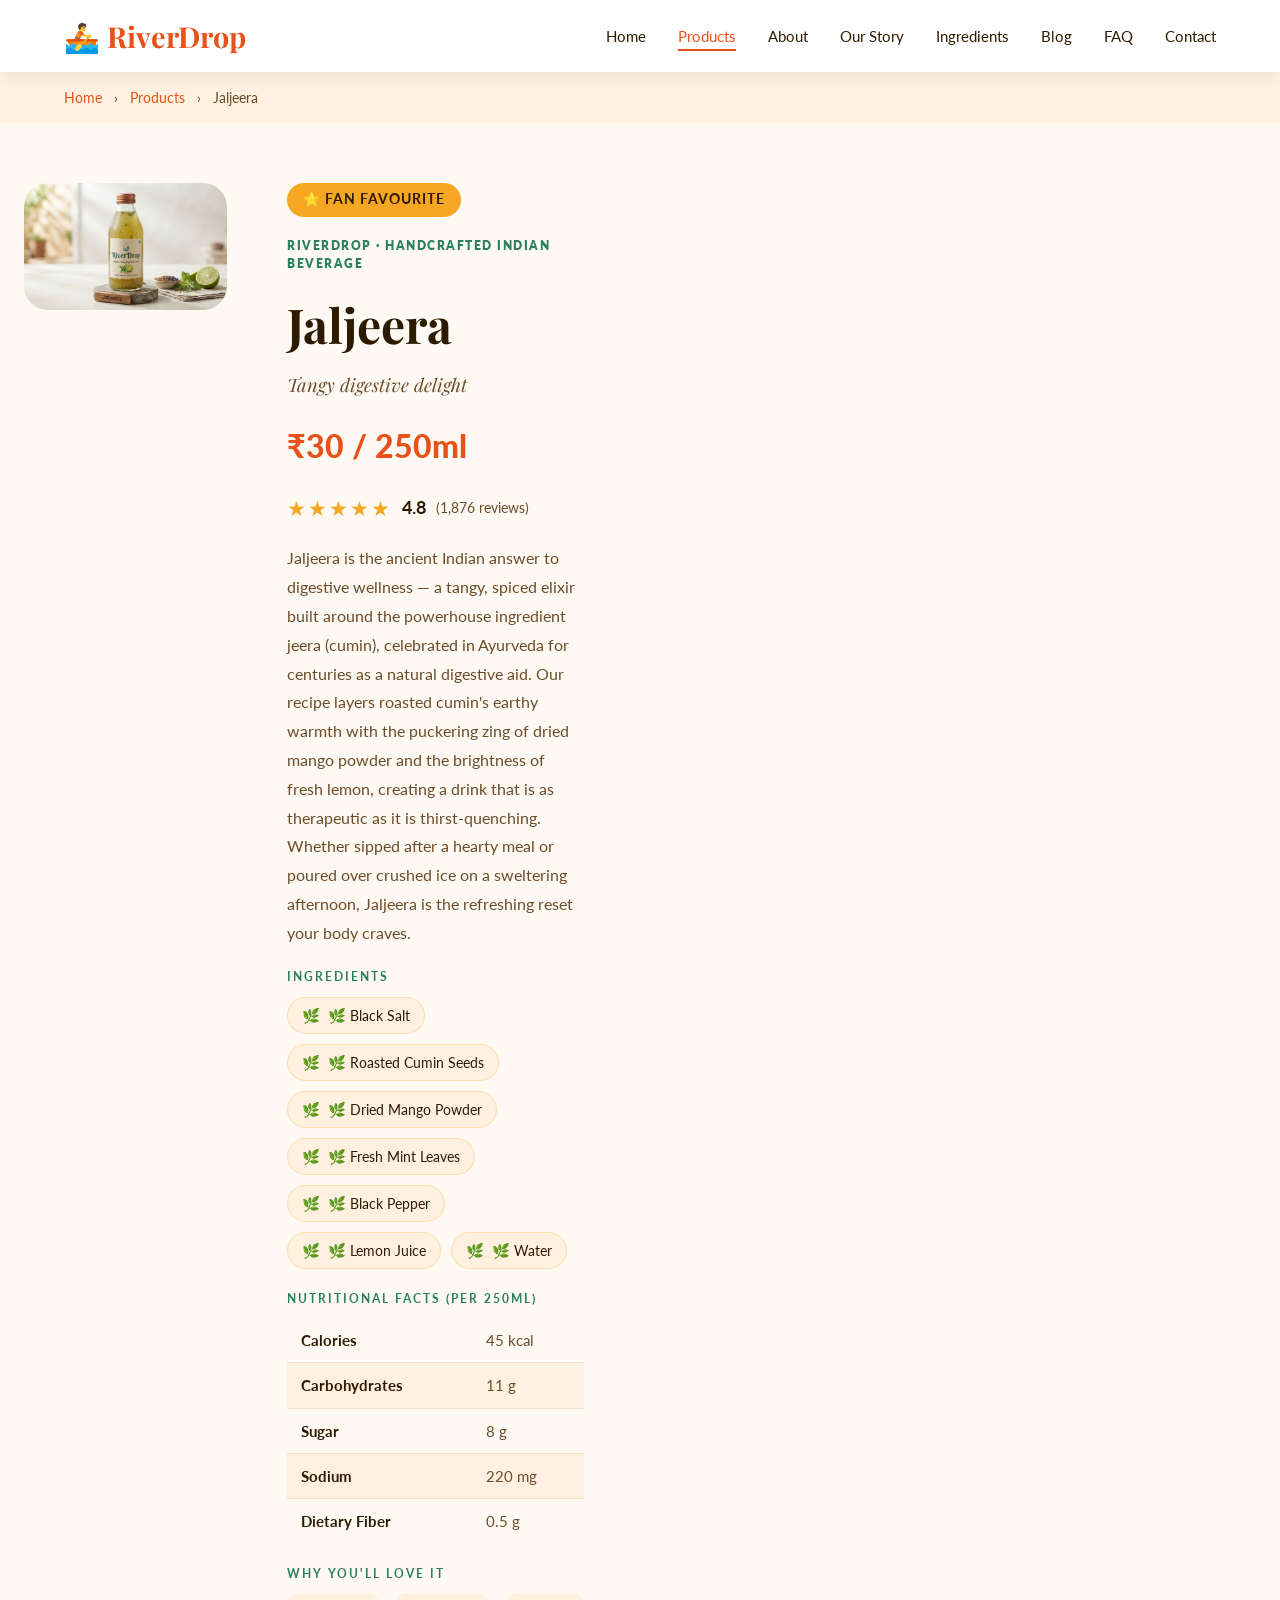
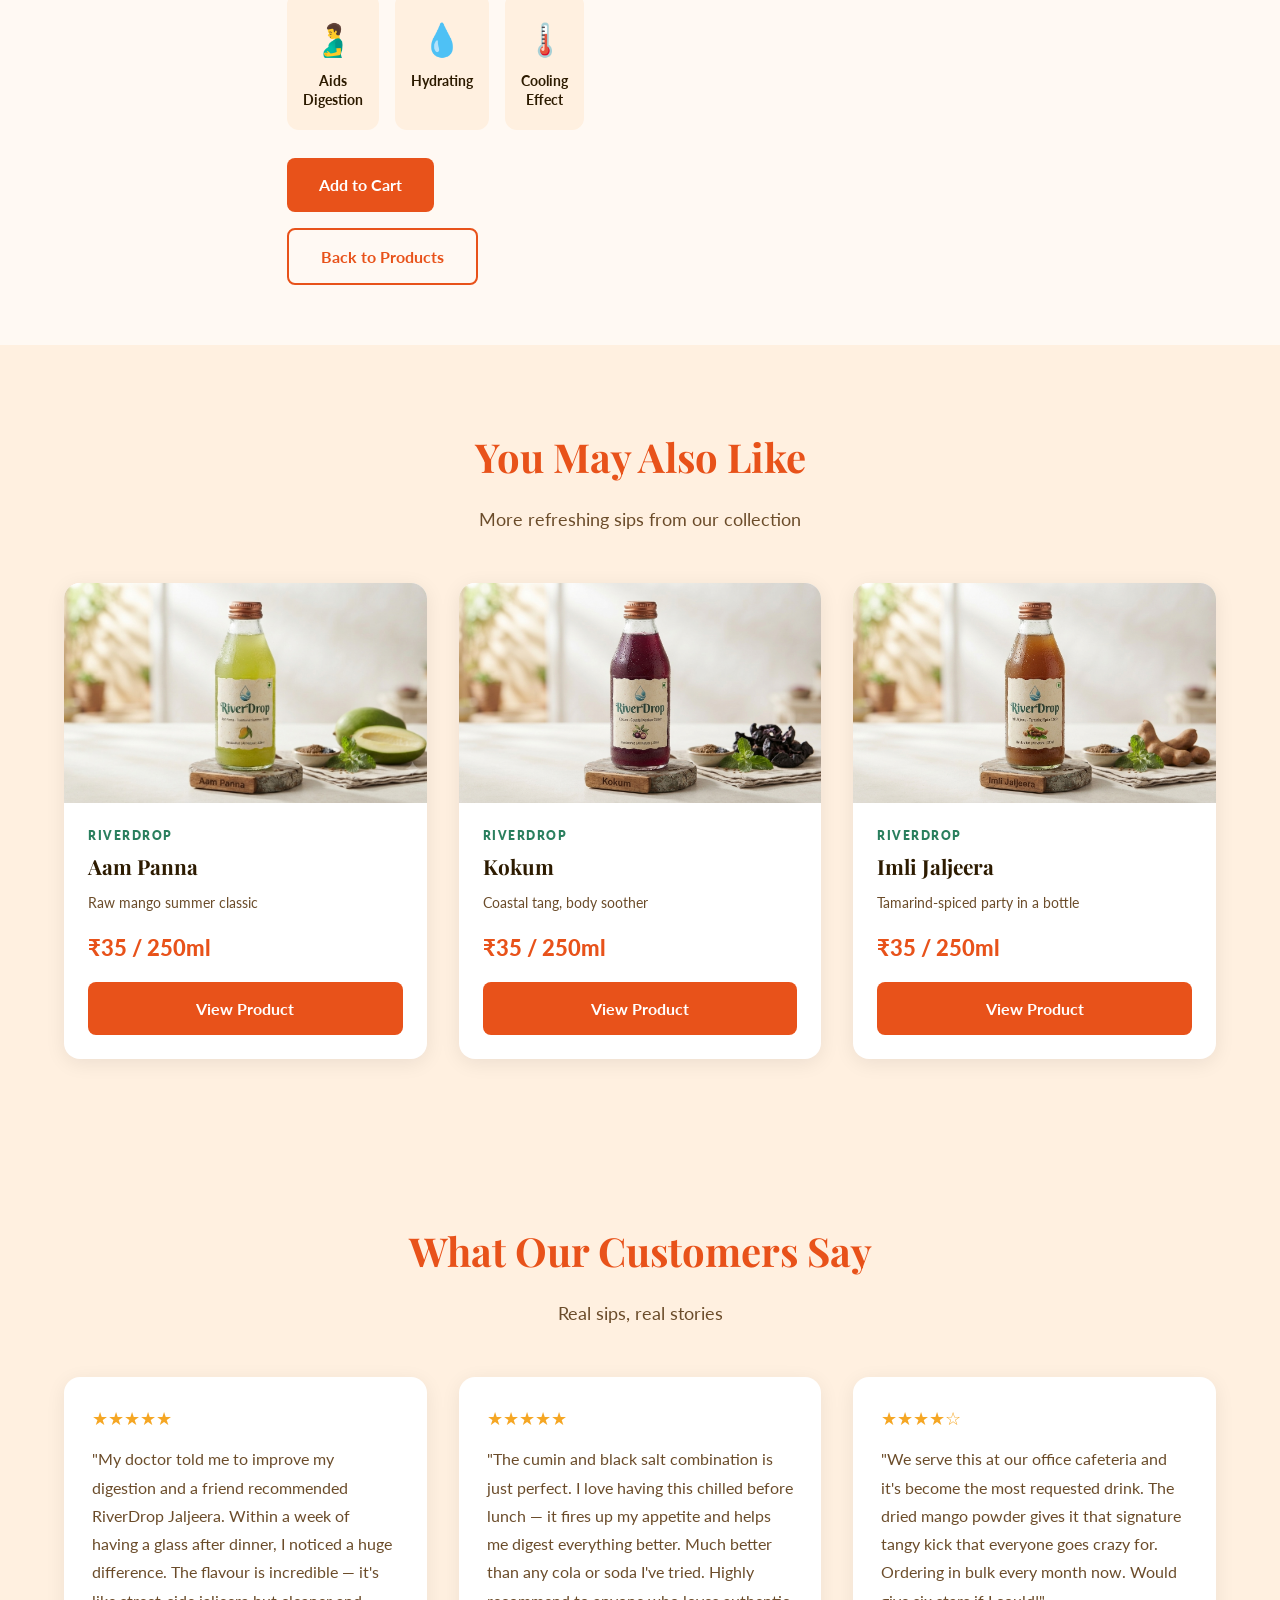
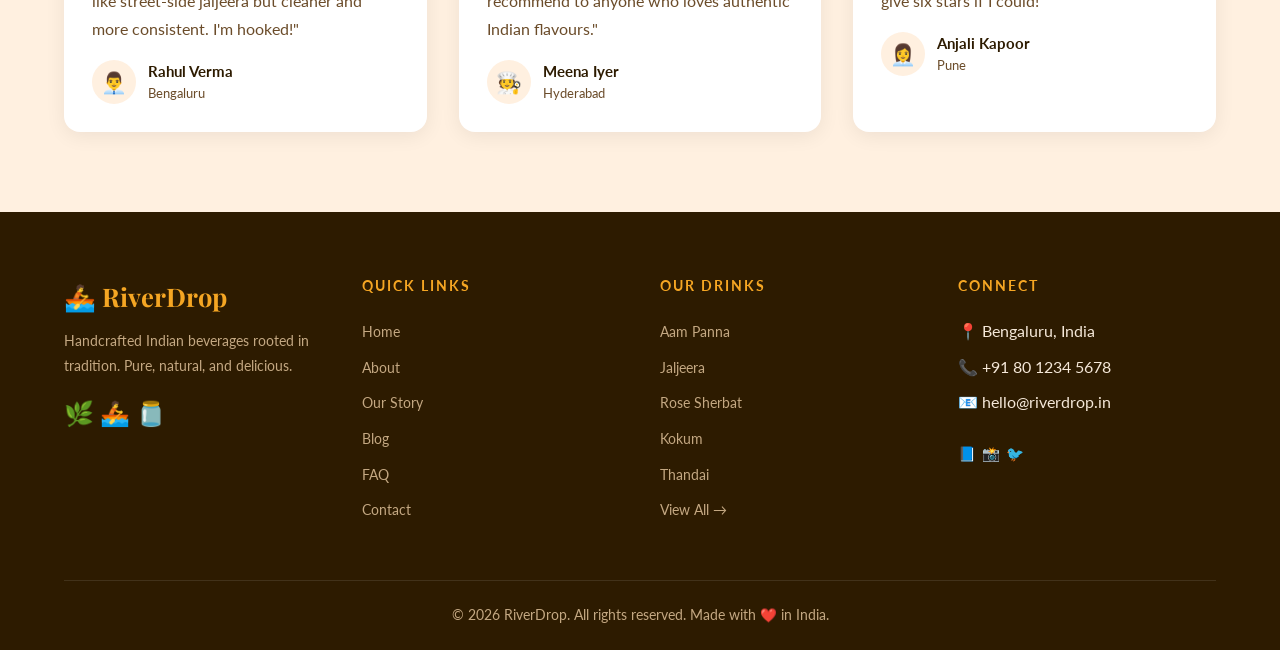
<file: jaljeera.html>
<!DOCTYPE html>
<html lang="en">
<head>
  <meta charset="UTF-8" />
  <meta name="viewport" content="width=device-width, initial-scale=1.0" />
  <title>Jaljeera – RiverDrop</title>
  <link rel="preconnect" href="https://fonts.googleapis.com" />
  <link rel="preconnect" href="https://fonts.gstatic.com" crossorigin />
  <link href="https://fonts.googleapis.com/css2?family=Playfair+Display:ital,wght@0,400;0,600;0,700;1,400&family=Lato:wght@300;400;700;900&display=swap" rel="stylesheet" />
  <link rel="stylesheet" href="styles.css" />
  <style>
    .breadcrumb {
      background: var(--light-bg);
      padding: 14px 0;
      font-size: 0.9rem;
      color: var(--text-mid);
    }
    .breadcrumb a { color: var(--primary); text-decoration: none; }
    .breadcrumb a:hover { text-decoration: underline; }
    .breadcrumb span { margin: 0 8px; }

    .product-detail-hero { padding: 60px 0; }
    .product-detail-grid {
      display: grid;
      grid-template-columns: 1fr 1fr;
      gap: 60px;
      align-items: start;
    }
    @media (max-width: 768px) {
      .product-detail-grid { grid-template-columns: 1fr; gap: 40px; }
    }

    .product-visual {
      background: linear-gradient(135deg, #f9fbe7, #c5e1a5);
      border-radius: 24px;
      height: auto;
      aspect-ratio: 16 / 10;
      overflow: hidden;
      padding: 0;
    }

    .product-brand-tag {
      font-family: 'Lato', sans-serif;
      font-size: 0.72rem;
      font-weight: 800;
      letter-spacing: 1.5px;
      text-transform: uppercase;
      color: var(--accent);
      margin-bottom: 4px;
    }

    .product-info { display: flex; flex-direction: column; gap: 20px; }

    .badge {
      display: inline-block;
      padding: 6px 16px;
      border-radius: 20px;
      font-size: 0.85rem;
      font-weight: 700;
      font-family: 'Lato', sans-serif;
      width: fit-content;
    }
    .badge-popular { background: var(--secondary); color: var(--text-dark); }
    .badge-new { background: var(--accent); color: white; }

    .product-title {
      font-family: 'Playfair Display', serif;
      font-size: 3rem;
      font-weight: 700;
      color: var(--text-dark);
      line-height: 1.1;
      margin: 0;
    }
    .product-tagline {
      font-family: 'Playfair Display', serif;
      font-style: italic;
      font-size: 1.15rem;
      color: var(--text-mid);
      margin: 0;
    }
    .product-price-large {
      font-family: 'Lato', sans-serif;
      font-size: 2rem;
      font-weight: 900;
      color: var(--primary);
    }
    .product-rating {
      display: flex;
      align-items: center;
      gap: 10px;
      font-family: 'Lato', sans-serif;
    }
    .stars { color: #F5A623; font-size: 1.3rem; letter-spacing: 2px; }
    .rating-score { font-weight: 700; font-size: 1.1rem; color: var(--text-dark); }
    .rating-count { font-size: 0.9rem; color: var(--text-mid); }

    .product-description {
      font-family: 'Lato', sans-serif;
      font-size: 1rem;
      color: var(--text-mid);
      line-height: 1.8;
      margin: 0;
    }

    .ingredients-list {
      list-style: none;
      padding: 0;
      margin: 0;
      display: flex;
      flex-wrap: wrap;
      gap: 10px;
    }
    .ingredients-list li {
      background: var(--light-bg);
      border: 1px solid #F5A62340;
      border-radius: 20px;
      padding: 6px 14px;
      font-family: 'Lato', sans-serif;
      font-size: 0.9rem;
      color: var(--text-dark);
    }

    .section-label {
      font-family: 'Lato', sans-serif;
      font-size: 0.75rem;
      font-weight: 700;
      text-transform: uppercase;
      letter-spacing: 2px;
      color: var(--accent);
      margin-bottom: 10px;
    }

    .nutrition-table {
      width: 100%;
      border-collapse: collapse;
      font-family: 'Lato', sans-serif;
      font-size: 0.95rem;
    }
    .nutrition-table td {
      padding: 10px 14px;
      border-bottom: 1px solid #F0E0D0;
      color: var(--text-mid);
    }
    .nutrition-table td:first-child { font-weight: 700; color: var(--text-dark); }
    .nutrition-table tr:last-child td { border-bottom: none; }
    .nutrition-table tr:nth-child(even) td { background: var(--light-bg); }

    .benefits-grid {
      display: grid;
      grid-template-columns: repeat(3, 1fr);
      gap: 16px;
    }
    @media (max-width: 600px) { .benefits-grid { grid-template-columns: 1fr; } }

    .benefit-box {
      background: var(--light-bg);
      border-radius: 12px;
      padding: 20px 16px;
      text-align: center;
    }
    .benefit-icon { font-size: 2rem; margin-bottom: 8px; }
    .benefit-title {
      font-family: 'Lato', sans-serif;
      font-size: 0.85rem;
      font-weight: 700;
      color: var(--text-dark);
      line-height: 1.4;
    }

    .product-actions { display: flex; gap: 16px; flex-wrap: wrap; margin-top: 8px; }

    .reviews-section { background: var(--light-bg); }
    .review-card {
      background: white;
      border-radius: 16px;
      padding: 28px;
      box-shadow: 0 4px 20px rgba(0,0,0,0.07);
    }
    .review-stars { color: #F5A623; font-size: 1.1rem; margin-bottom: 12px; }
    .review-text {
      font-family: 'Lato', sans-serif;
      font-size: 0.98rem;
      color: var(--text-mid);
      line-height: 1.8;
      margin-bottom: 16px;
    }
    .review-author { display: flex; align-items: center; gap: 12px; }
    .review-avatar {
      width: 44px;
      height: 44px;
      border-radius: 50%;
      display: flex;
      align-items: center;
      justify-content: center;
      font-size: 1.3rem;
      background: var(--light-bg);
    }
    .review-name {
      font-family: 'Lato', sans-serif;
      font-weight: 700;
      color: var(--text-dark);
      font-size: 0.95rem;
    }
    .review-location { font-size: 0.82rem; color: var(--text-mid); }

    .also-like-section { padding: 80px 0; }
  </style>
</head>
<body>

  <!-- NAV -->
  <nav class="navbar">
    <div class="nav-container">
      <a href="index.html" class="nav-logo">🚣 RiverDrop</a>
      <ul class="nav-links">
        <li><a href="index.html">Home</a></li>
        <li><a href="products.html" class="active">Products</a></li>
        <li><a href="about.html">About</a></li>
        <li><a href="story.html">Our Story</a></li>
        <li><a href="ingredients.html">Ingredients</a></li>
        <li><a href="blog.html">Blog</a></li>
        <li><a href="faq.html">FAQ</a></li>
        <li><a href="contact.html">Contact</a></li>
      </ul>
    </div>
  </nav>

  <!-- BREADCRUMB -->
  <div class="breadcrumb">
    <div class="container">
      <a href="index.html">Home</a>
      <span>›</span>
      <a href="products.html">Products</a>
      <span>›</span>
      Jaljeera
    </div>
  </div>

  <!-- PRODUCT DETAIL HERO -->
  <section class="product-detail-hero">
    <div class="container">
      <div class="product-detail-grid">

        <!-- LEFT: Visual -->
        <div class="product-visual">
          <img src="images/jaljeera.jpg" alt="RiverDrop Jaljeera" style="width:100%;height:100%;object-fit:cover;border-radius:24px;display:block;" />
        </div>

        <!-- RIGHT: Info -->
        <div class="product-info">
          <div class="badge badge-popular">⭐ Fan Favourite</div>

          <div class="product-brand-tag">RiverDrop · Handcrafted Indian Beverage</div>
          <h1 class="product-title">Jaljeera</h1>
          <p class="product-tagline">Tangy digestive delight</p>

          <div class="product-price-large">₹30 / 250ml</div>

          <div class="product-rating">
            <span class="stars">★★★★★</span>
            <span class="rating-score">4.8</span>
            <span class="rating-count">(1,876 reviews)</span>
          </div>

          <p class="product-description">
            Jaljeera is the ancient Indian answer to digestive wellness — a tangy, spiced elixir built around the powerhouse ingredient jeera (cumin), celebrated in Ayurveda for centuries as a natural digestive aid. Our recipe layers roasted cumin's earthy warmth with the puckering zing of dried mango powder and the brightness of fresh lemon, creating a drink that is as therapeutic as it is thirst-quenching. Whether sipped after a hearty meal or poured over crushed ice on a sweltering afternoon, Jaljeera is the refreshing reset your body craves.
          </p>

          <!-- Ingredients -->
          <div>
            <div class="section-label">Ingredients</div>
            <ul class="ingredients-list">
              <li>🌿 Black Salt</li>
              <li>🌿 Roasted Cumin Seeds</li>
              <li>🌿 Dried Mango Powder</li>
              <li>🌿 Fresh Mint Leaves</li>
              <li>🌿 Black Pepper</li>
              <li>🌿 Lemon Juice</li>
              <li>🌿 Water</li>
            </ul>
          </div>

          <!-- Nutritional Facts -->
          <div>
            <div class="section-label">Nutritional Facts (per 250ml)</div>
            <table class="nutrition-table">
              <tbody>
                <tr><td>Calories</td><td>45 kcal</td></tr>
                <tr><td>Carbohydrates</td><td>11 g</td></tr>
                <tr><td>Sugar</td><td>8 g</td></tr>
                <tr><td>Sodium</td><td>220 mg</td></tr>
                <tr><td>Dietary Fiber</td><td>0.5 g</td></tr>
              </tbody>
            </table>
          </div>

          <!-- Benefits -->
          <div>
            <div class="section-label">Why You'll Love It</div>
            <div class="benefits-grid">
              <div class="benefit-box">
                <div class="benefit-icon">🫃</div>
                <div class="benefit-title">Aids Digestion</div>
              </div>
              <div class="benefit-box">
                <div class="benefit-icon">💧</div>
                <div class="benefit-title">Hydrating</div>
              </div>
              <div class="benefit-box">
                <div class="benefit-icon">🌡️</div>
                <div class="benefit-title">Cooling Effect</div>
              </div>
            </div>
          </div>

          <!-- Actions -->
          <div class="product-actions">
            <a href="#" class="btn btn-primary">Add to Cart</a>
            <a href="products.html" class="btn btn-outline">Back to Products</a>
          </div>
        </div>

      </div>
    </div>
  </section>

  <!-- YOU MAY ALSO LIKE -->
  <section class="also-like-section" style="background: var(--light-bg);">
    <div class="container">
      <h2 class="section-title" style="text-align:center;">You May Also Like</h2>
      <p class="section-subtitle" style="text-align:center;">More refreshing sips from our collection</p>
      <div class="grid-3">

        <!-- Aam Panna -->
        <div class="product-card">
          <div class="product-card-image" style="overflow:hidden;padding:0;"><img src="images/aam-panna.jpg" alt="RiverDrop Aam Panna" style="width:100%;height:100%;object-fit:cover;display:block;" /></div>
          <div class="product-card-body">
            <div class="product-brand-tag">RiverDrop</div>
            <div class="product-card-name">Aam Panna</div>
            <div class="product-card-tagline">Raw mango summer classic</div>
            <div class="product-price">₹35 / 250ml</div>
            <a href="aam-panna.html" class="btn btn-primary">View Product</a>
          </div>
        </div>

        <!-- Kokum -->
        <div class="product-card">
          <div class="product-card-image" style="overflow:hidden;padding:0;"><img src="images/kokum.jpg" alt="RiverDrop Kokum" style="width:100%;height:100%;object-fit:cover;display:block;" /></div>
          <div class="product-card-body">
            <div class="product-brand-tag">RiverDrop</div>
            <div class="product-card-name">Kokum</div>
            <div class="product-card-tagline">Coastal tang, body soother</div>
            <div class="product-price">₹35 / 250ml</div>
            <a href="kokum.html" class="btn btn-primary">View Product</a>
          </div>
        </div>

        <!-- Imli Jaljeera -->
        <div class="product-card">
          <div class="product-card-image" style="overflow:hidden;padding:0;"><img src="images/imli-jaljeera.jpg" alt="RiverDrop Imli Jaljeera" style="width:100%;height:100%;object-fit:cover;display:block;" /></div>
          <div class="product-card-body">
            <div class="product-brand-tag">RiverDrop</div>
            <div class="product-card-name">Imli Jaljeera</div>
            <div class="product-card-tagline">Tamarind-spiced party in a bottle</div>
            <div class="product-price">₹35 / 250ml</div>
            <a href="products.html" class="btn btn-primary">View Product</a>
          </div>
        </div>

      </div>
    </div>
  </section>

  <!-- CUSTOMER REVIEWS -->
  <section class="reviews-section section">
    <div class="container">
      <h2 class="section-title" style="text-align:center;">What Our Customers Say</h2>
      <p class="section-subtitle" style="text-align:center;">Real sips, real stories</p>
      <div class="grid-3">

        <div class="review-card">
          <div class="review-stars">★★★★★</div>
          <p class="review-text">"My doctor told me to improve my digestion and a friend recommended RiverDrop Jaljeera. Within a week of having a glass after dinner, I noticed a huge difference. The flavour is incredible — it's like street-side jaljeera but cleaner and more consistent. I'm hooked!"</p>
          <div class="review-author">
            <div class="review-avatar">👨‍💼</div>
            <div>
              <div class="review-name">Rahul Verma</div>
              <div class="review-location">Bengaluru</div>
            </div>
          </div>
        </div>

        <div class="review-card">
          <div class="review-stars">★★★★★</div>
          <p class="review-text">"The cumin and black salt combination is just perfect. I love having this chilled before lunch — it fires up my appetite and helps me digest everything better. Much better than any cola or soda I've tried. Highly recommend to anyone who loves authentic Indian flavours."</p>
          <div class="review-author">
            <div class="review-avatar">🧑‍🍳</div>
            <div>
              <div class="review-name">Meena Iyer</div>
              <div class="review-location">Hyderabad</div>
            </div>
          </div>
        </div>

        <div class="review-card">
          <div class="review-stars">★★★★☆</div>
          <p class="review-text">"We serve this at our office cafeteria and it's become the most requested drink. The dried mango powder gives it that signature tangy kick that everyone goes crazy for. Ordering in bulk every month now. Would give six stars if I could!"</p>
          <div class="review-author">
            <div class="review-avatar">👩‍💼</div>
            <div>
              <div class="review-name">Anjali Kapoor</div>
              <div class="review-location">Pune</div>
            </div>
          </div>
        </div>

      </div>
    </div>
  </section>

  <!-- FOOTER -->
  <footer class="footer">
    <div class="container">
      <div class="footer-grid">
        <div class="footer-brand">
          <div class="footer-logo">🚣 RiverDrop</div>
          <p class="footer-desc">Handcrafted Indian beverages rooted in tradition. Pure, natural, and delicious.</p>
          <p style="margin-top:16px;font-size:1.5rem;">🌿 🚣 🫙</p>
        </div>
        <div>
          <div class="footer-heading">Quick Links</div>
          <ul class="footer-links">
            <li><a href="index.html">Home</a></li>
            <li><a href="about.html">About</a></li>
            <li><a href="story.html">Our Story</a></li>
            <li><a href="blog.html">Blog</a></li>
            <li><a href="faq.html">FAQ</a></li>
            <li><a href="contact.html">Contact</a></li>
          </ul>
        </div>
        <div>
          <div class="footer-heading">Our Drinks</div>
          <ul class="footer-links">
            <li><a href="aam-panna.html">Aam Panna</a></li>
            <li><a href="jaljeera.html">Jaljeera</a></li>
            <li><a href="rose-sherbat.html">Rose Sherbat</a></li>
            <li><a href="kokum.html">Kokum</a></li>
            <li><a href="thandai.html">Thandai</a></li>
            <li><a href="products.html">View All →</a></li>
          </ul>
        </div>
        <div>
          <div class="footer-heading">Connect</div>
          <ul class="footer-links">
            <li>📍 Bengaluru, India</li>
            <li>📞 +91 80 1234 5678</li>
            <li>📧 hello@riverdrop.in</li>
            <li style="margin-top:16px;font-size:1.5rem;"><a href="#" style="text-decoration:none;">📘</a> <a href="#" style="text-decoration:none;">📸</a> <a href="#" style="text-decoration:none;">🐦</a></li>
          </ul>
        </div>
      </div>
      <div class="footer-bottom">
        <p>© 2026 RiverDrop. All rights reserved. Made with ❤️ in India.</p>
      </div>
    </div>
  </footer>

</body>
</html>
</file>
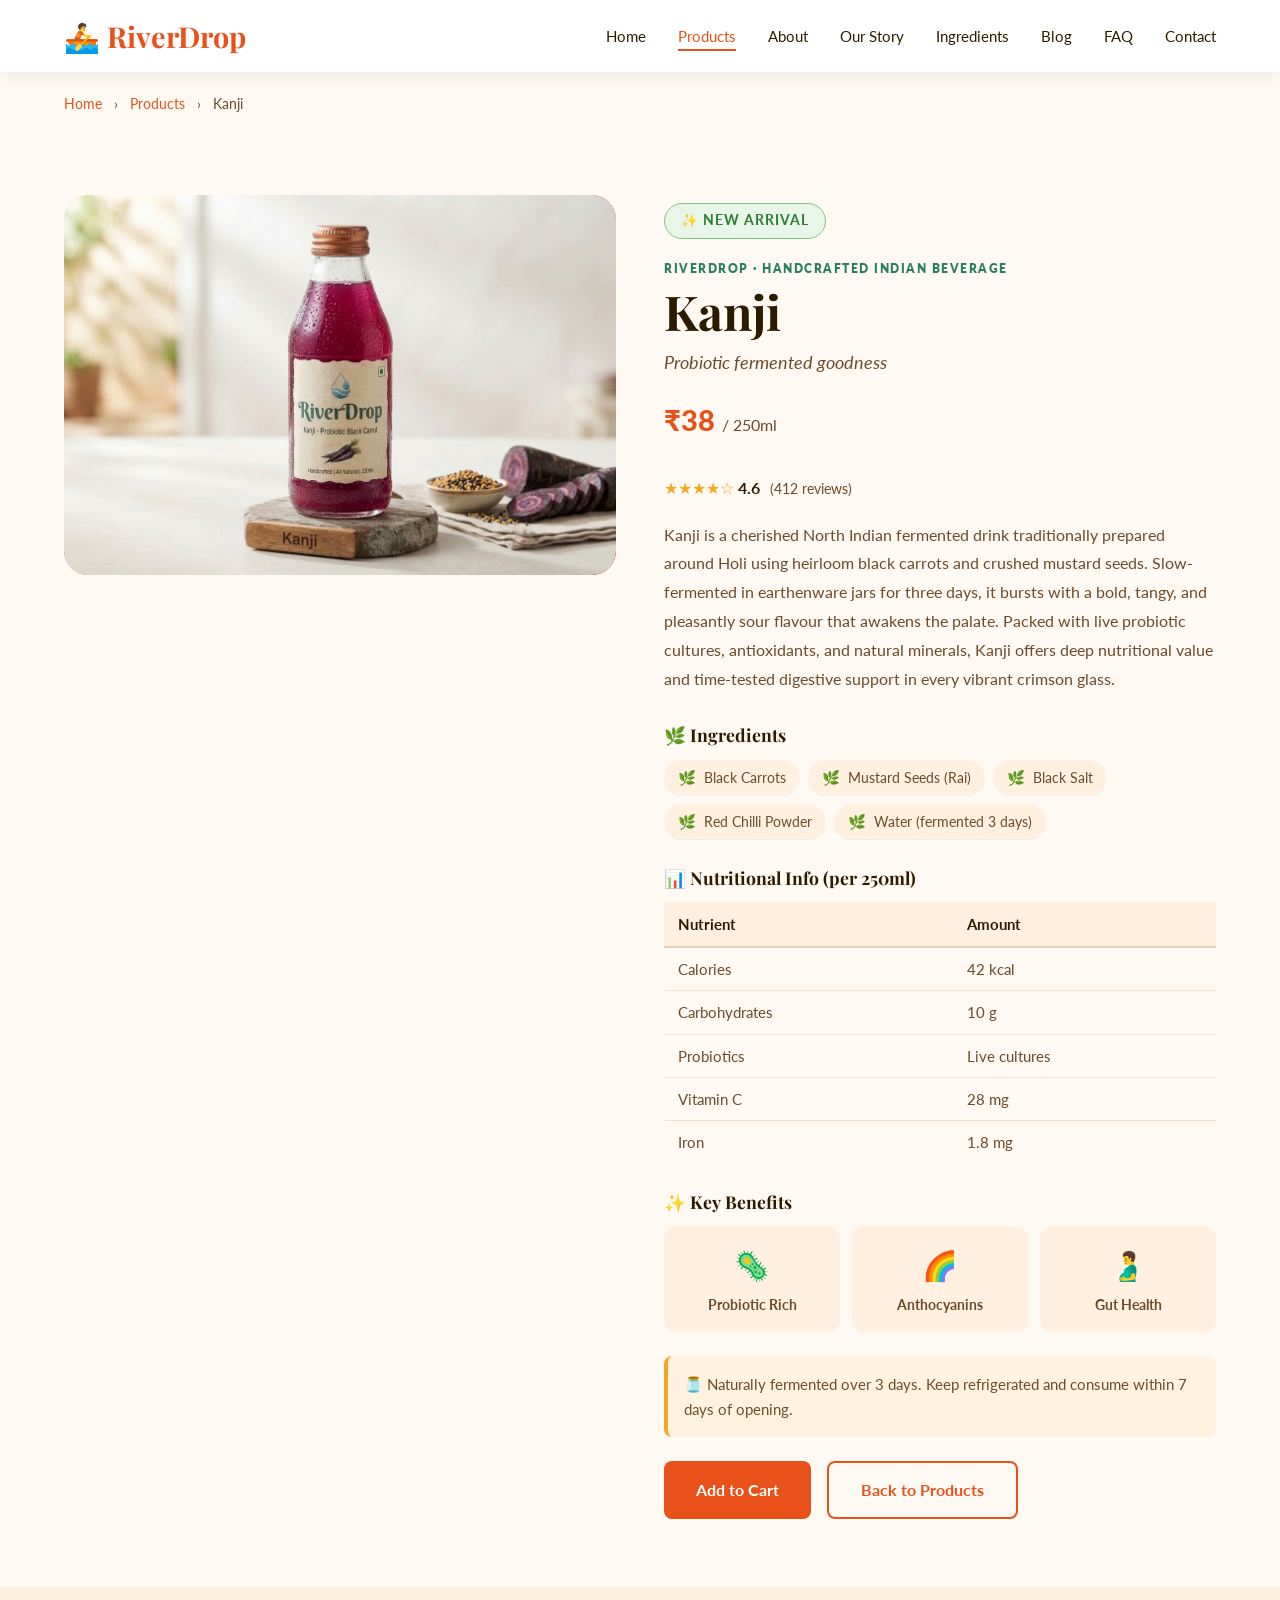
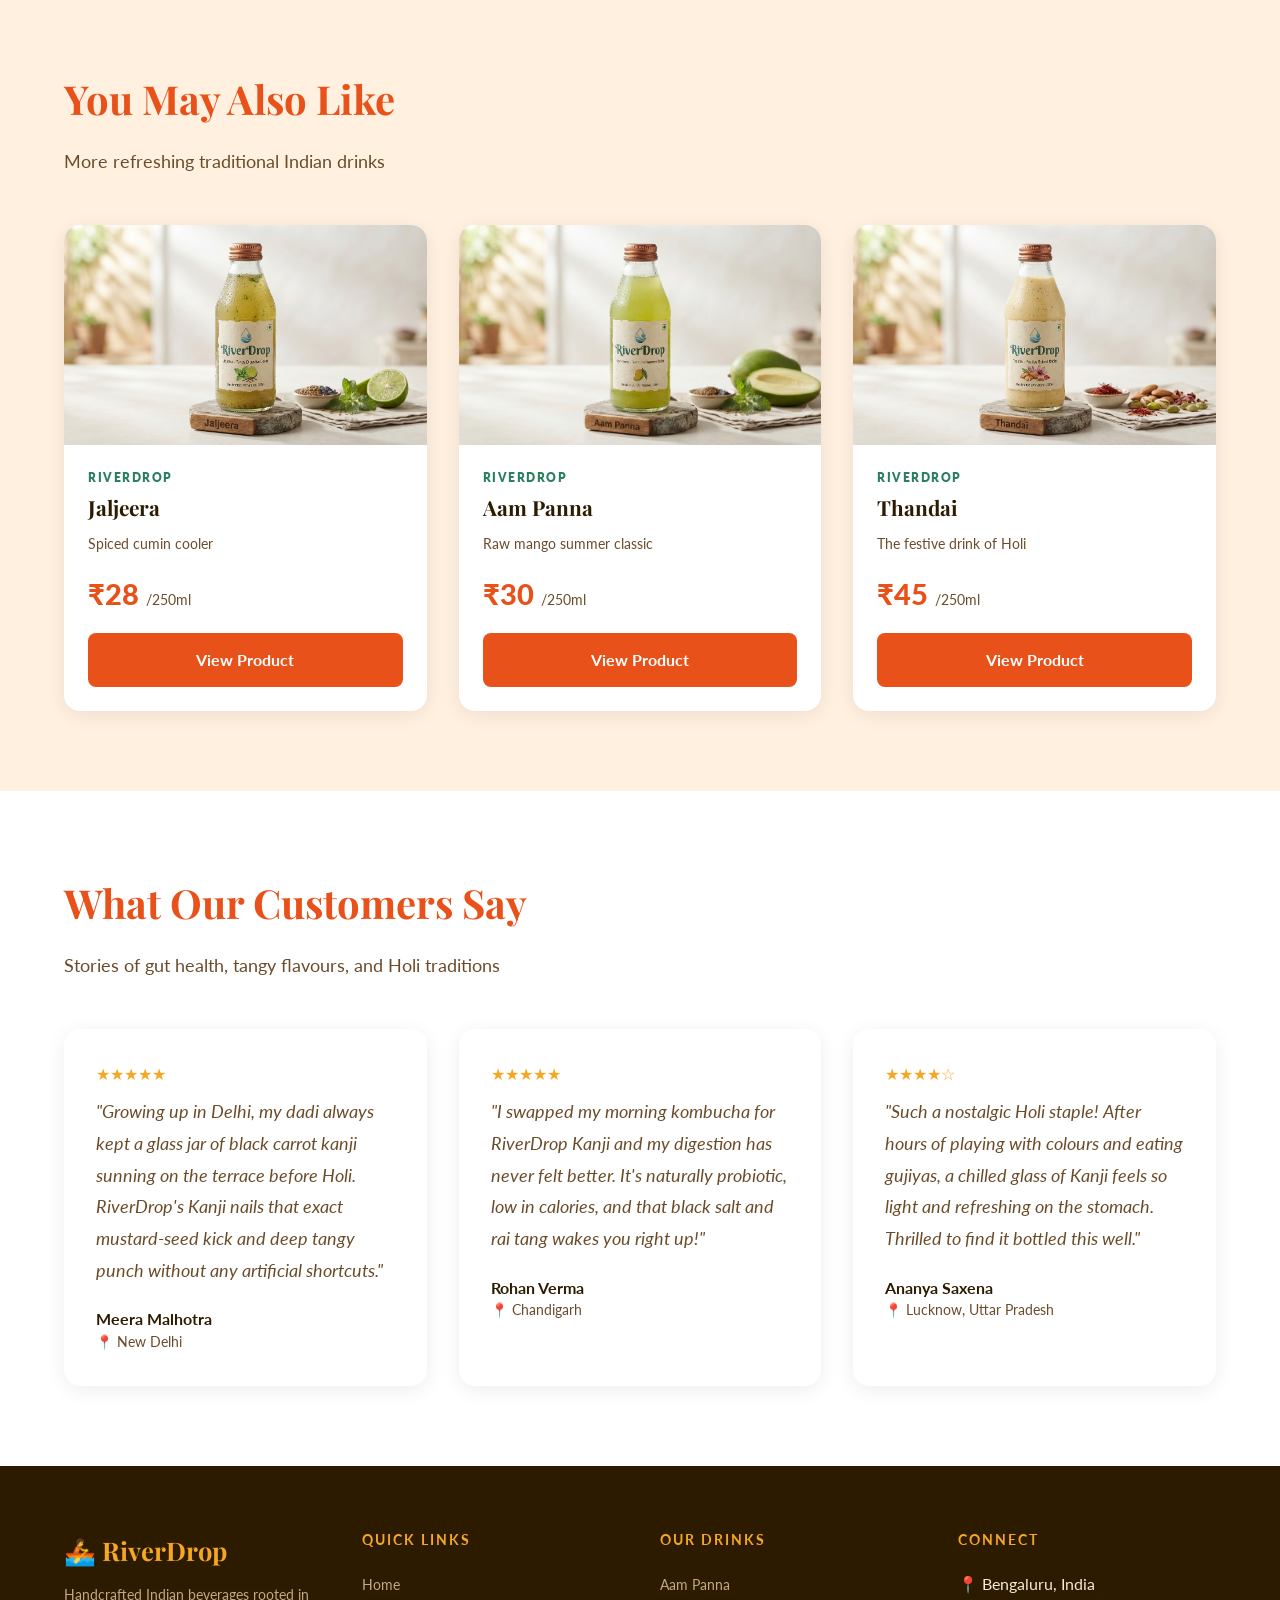
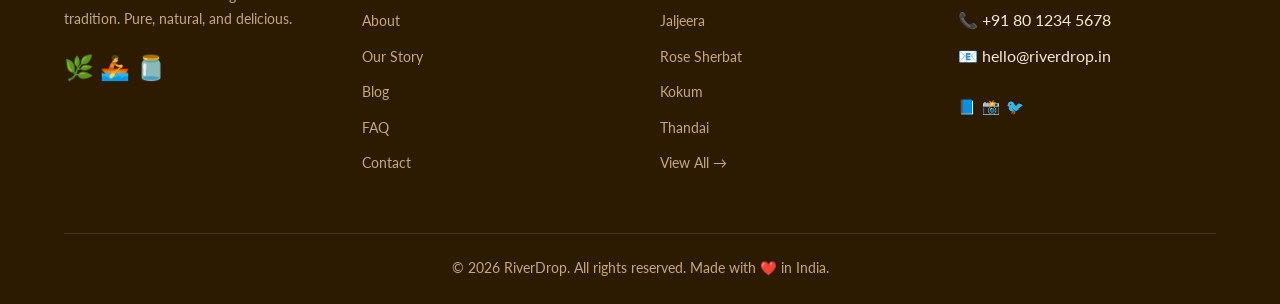
<file: kanji.html>
<!DOCTYPE html>
<html lang="en">
<head>
  <meta charset="UTF-8" />
  <meta name="viewport" content="width=device-width, initial-scale=1.0" />
  <title>Kanji – RiverDrop</title>
  <link rel="preconnect" href="https://fonts.googleapis.com" />
  <link rel="preconnect" href="https://fonts.gstatic.com" crossorigin />
  <link href="https://fonts.googleapis.com/css2?family=Playfair+Display:ital,wght@0,400;0,600;0,700;1,400&family=Lato:wght@300;400;700;900&display=swap" rel="stylesheet" />
  <link rel="stylesheet" href="styles.css" />
  <style>
    .product-detail-hero {
      display: grid;
      grid-template-columns: 1fr 1fr;
      gap: 48px;
      align-items: start;
      padding: 60px 0;
    }
    .product-visual {
      border-radius: 24px;
      height: 380px;
      overflow: hidden;
      padding: 0;
    }
    .product-brand-tag {
      font-size: 0.78rem;
      font-weight: 800;
      letter-spacing: 1.5px;
      text-transform: uppercase;
      color: var(--accent);
      margin-bottom: 6px;
    }
    .product-info { padding: 8px 0; }
    .badge {
      display: inline-block;
      padding: 6px 16px;
      border-radius: 20px;
      font-size: 0.85rem;
      font-weight: 700;
      font-family: 'Lato', sans-serif;
      margin-bottom: 20px;
    }
    .badge-popular { background: #FFF3E0; color: #E65100; border: 1px solid #FFB74D; }
    .badge-limited { background: #FCE4EC; color: #AD1457; border: 1px solid #F48FB1; }
    .badge-new { background: #E8F5E9; color: #2E7D32; border: 1px solid #81C784; }
    .product-info h1 {
      font-family: 'Playfair Display', serif;
      font-size: 3rem;
      color: var(--text-dark);
      margin-bottom: 10px;
      line-height: 1.1;
    }
    .product-tagline {
      font-style: italic;
      color: var(--text-mid);
      font-size: 1.15rem;
      margin-bottom: 20px;
    }
    .product-price-row {
      display: flex;
      align-items: center;
      gap: 20px;
      margin-bottom: 16px;
    }
    .product-price { font-size: 1.8rem; font-weight: 900; color: var(--primary); }
    .product-rating { color: #F5A623; font-size: 1rem; }
    .rating-count { color: var(--text-mid); font-size: 0.9rem; margin-left: 6px; }
    .product-desc { color: var(--text-mid); line-height: 1.8; font-size: 1rem; margin-bottom: 28px; }
    .ingredients-heading, .nutrition-heading, .benefits-heading {
      font-family: 'Playfair Display', serif;
      font-size: 1.1rem;
      font-weight: 700;
      color: var(--text-dark);
      margin-bottom: 10px;
      margin-top: 24px;
    }
    .ingredients-list {
      list-style: none;
      display: flex;
      flex-wrap: wrap;
      gap: 8px;
      margin-bottom: 24px;
      padding: 0;
    }
    .ingredients-list li {
      background: var(--light-bg);
      border-radius: 20px;
      padding: 6px 14px;
      font-size: 0.9rem;
      color: var(--text-mid);
    }
    .nutrition-table { width: 100%; border-collapse: collapse; margin-bottom: 24px; font-size: 0.95rem; }
    .nutrition-table th {
      background: var(--light-bg);
      padding: 10px 14px;
      text-align: left;
      font-weight: 700;
      color: var(--text-dark);
      border-bottom: 2px solid #E8D0B8;
    }
    .nutrition-table td { padding: 9px 14px; border-bottom: 1px solid #F0E0D0; color: var(--text-mid); }
    .nutrition-table tr:last-child td { border-bottom: none; }
    .benefits-grid { display: grid; grid-template-columns: repeat(3, 1fr); gap: 12px; margin-bottom: 24px; }
    .benefit-item {
      background: var(--light-bg);
      border-radius: 12px;
      padding: 16px 10px;
      text-align: center;
      font-size: 0.88rem;
      color: var(--text-mid);
      font-weight: 700;
    }
    .benefit-item span { display: block; font-size: 1.8rem; margin-bottom: 6px; }
    .info-box {
      background: #FFF3E0;
      border-left: 4px solid var(--secondary);
      padding: 16px;
      border-radius: 8px;
      margin: 24px 0;
      font-size: 0.95rem;
      color: var(--text-mid);
      line-height: 1.6;
    }
    .cta-buttons { display: flex; gap: 16px; flex-wrap: wrap; }
    .breadcrumb {
      padding: 20px 0;
      font-size: 0.9rem;
      color: var(--text-mid);
    }
    .breadcrumb a { color: var(--primary); text-decoration: none; }
    .breadcrumb a:hover { text-decoration: underline; }
    .breadcrumb span { margin: 0 8px; }
    .also-like-section { background: var(--light-bg); }
    .review-author { margin-top: 20px; }
    .review-name { font-weight: 700; color: var(--text-dark); }
    .review-location { font-size: 0.85rem; color: var(--text-mid); }
    .review-stars { color: #F5A623; font-size: 1rem; margin-bottom: 10px; }
    @media (max-width: 768px) {
      .product-detail-hero { grid-template-columns: 1fr; }
      .benefits-grid { grid-template-columns: repeat(3, 1fr); }
      .product-info h1 { font-size: 2.2rem; }
    }
  </style>
</head>
<body>

  <!-- NAVBAR -->
  <nav class="navbar">
    <div class="nav-container">
      <a href="index.html" class="nav-logo">🚣 RiverDrop</a>
      <ul class="nav-links">
        <li><a href="index.html">Home</a></li>
        <li><a href="products.html" class="active">Products</a></li>
        <li><a href="about.html">About</a></li>
        <li><a href="story.html">Our Story</a></li>
        <li><a href="ingredients.html">Ingredients</a></li>
        <li><a href="blog.html">Blog</a></li>
        <li><a href="faq.html">FAQ</a></li>
        <li><a href="contact.html">Contact</a></li>
      </ul>
    </div>
  </nav>

  <!-- BREADCRUMB -->
  <div class="container">
    <nav class="breadcrumb">
      <a href="index.html">Home</a>
      <span>›</span>
      <a href="products.html">Products</a>
      <span>›</span>
      Kanji
    </nav>
  </div>

  <!-- PRODUCT DETAIL HERO -->
  <div class="container">
    <div class="product-detail-hero">

      <!-- Left: Visual -->
      <div class="product-visual" style="background: linear-gradient(135deg, #fce4ec, #c62828);">
        <img src="images/kanji.jpg" alt="RiverDrop Kanji" style="width:100%;height:100%;object-fit:cover;border-radius:24px;display:block;" />
      </div>

      <!-- Right: Info -->
      <div class="product-info">
        <span class="badge badge-new">✨ New Arrival</span>

        <div class="product-brand-tag">RiverDrop · Handcrafted Indian Beverage</div>
        <h1>Kanji</h1>
        <p class="product-tagline">Probiotic fermented goodness</p>

        <div class="product-price-row">
          <span class="product-price">₹38 <small style="font-size:1rem;font-weight:400;color:var(--text-mid)">/ 250ml</small></span>
        </div>
        <div class="product-rating">
          ★★★★☆ <strong style="color:var(--text-dark)">4.6</strong>
          <span class="rating-count">(412 reviews)</span>
        </div>

        <p class="product-desc" style="margin-top:20px;">
          Kanji is a cherished North Indian fermented drink traditionally prepared around Holi using heirloom black carrots and crushed mustard seeds. Slow-fermented in earthenware jars for three days, it bursts with a bold, tangy, and pleasantly sour flavour that awakens the palate. Packed with live probiotic cultures, antioxidants, and natural minerals, Kanji offers deep nutritional value and time-tested digestive support in every vibrant crimson glass.
        </p>

        <div class="ingredients-heading">🌿 Ingredients</div>
        <ul class="ingredients-list">
          <li>Black Carrots</li>
          <li>Mustard Seeds (Rai)</li>
          <li>Black Salt</li>
          <li>Red Chilli Powder</li>
          <li>Water (fermented 3 days)</li>
        </ul>

        <div class="nutrition-heading">📊 Nutritional Info (per 250ml)</div>
        <table class="nutrition-table">
          <thead>
            <tr><th>Nutrient</th><th>Amount</th></tr>
          </thead>
          <tbody>
            <tr><td>Calories</td><td>42 kcal</td></tr>
            <tr><td>Carbohydrates</td><td>10 g</td></tr>
            <tr><td>Probiotics</td><td>Live cultures</td></tr>
            <tr><td>Vitamin C</td><td>28 mg</td></tr>
            <tr><td>Iron</td><td>1.8 mg</td></tr>
          </tbody>
        </table>

        <div class="benefits-heading">✨ Key Benefits</div>
        <div class="benefits-grid">
          <div class="benefit-item"><span>🦠</span>Probiotic Rich</div>
          <div class="benefit-item"><span>🌈</span>Anthocyanins</div>
          <div class="benefit-item"><span>🫃</span>Gut Health</div>
        </div>

        <div class="info-box">
          🫙 Naturally fermented over 3 days. Keep refrigerated and consume within 7 days of opening.
        </div>

        <div class="cta-buttons">
          <button class="btn btn-primary">Add to Cart</button>
          <a href="products.html" class="btn btn-outline">Back to Products</a>
        </div>
      </div>
    </div>
  </div>

  <!-- YOU MAY ALSO LIKE -->
  <section class="section also-like-section">
    <div class="container">
      <h2 class="section-title">You May Also Like</h2>
      <p class="section-subtitle">More refreshing traditional Indian drinks</p>
      <div class="grid-3">

        <!-- Jaljeera -->
        <div class="product-card">
          <div class="product-card-image" style="background: linear-gradient(135deg, #F9FBE7, #558B2F); overflow: hidden;">
            <img src="images/jaljeera.jpg" alt="RiverDrop Jaljeera" style="width:100%;height:100%;object-fit:cover;display:block;" />
          </div>
          <div class="product-card-body">
            <div class="product-brand-tag" style="font-size:0.72rem;margin-bottom:4px;">RiverDrop</div>
            <div class="product-card-name">Jaljeera</div>
            <div class="product-card-tagline">Spiced cumin cooler</div>
            <div class="product-price">₹28 <span style="font-size:0.85rem;font-weight:400;color:var(--text-mid)">/250ml</span></div>
            <a href="jaljeera.html" class="btn btn-primary">View Product</a>
          </div>
        </div>

        <!-- Aam Panna -->
        <div class="product-card">
          <div class="product-card-image" style="background: linear-gradient(135deg, #E8F5E9, #2E7D32); overflow: hidden;">
            <img src="images/aam-panna.jpg" alt="RiverDrop Aam Panna" style="width:100%;height:100%;object-fit:cover;display:block;" />
          </div>
          <div class="product-card-body">
            <div class="product-brand-tag" style="font-size:0.72rem;margin-bottom:4px;">RiverDrop</div>
            <div class="product-card-name">Aam Panna</div>
            <div class="product-card-tagline">Raw mango summer classic</div>
            <div class="product-price">₹30 <span style="font-size:0.85rem;font-weight:400;color:var(--text-mid)">/250ml</span></div>
            <a href="aam-panna.html" class="btn btn-primary">View Product</a>
          </div>
        </div>

        <!-- Thandai -->
        <div class="product-card">
          <div class="product-card-image" style="background: linear-gradient(135deg, #fff3e0, #ff8f00); overflow: hidden;">
            <img src="images/thandai.jpg" alt="RiverDrop Thandai" style="width:100%;height:100%;object-fit:cover;display:block;" />
          </div>
          <div class="product-card-body">
            <div class="product-brand-tag" style="font-size:0.72rem;margin-bottom:4px;">RiverDrop</div>
            <div class="product-card-name">Thandai</div>
            <div class="product-card-tagline">The festive drink of Holi</div>
            <div class="product-price">₹45 <span style="font-size:0.85rem;font-weight:400;color:var(--text-mid)">/250ml</span></div>
            <a href="thandai.html" class="btn btn-primary">View Product</a>
          </div>
        </div>

      </div>
    </div>
  </section>

  <!-- CUSTOMER REVIEWS -->
  <section class="section" style="background: #fff;">
    <div class="container">
      <h2 class="section-title">What Our Customers Say</h2>
      <p class="section-subtitle">Stories of gut health, tangy flavours, and Holi traditions</p>
      <div class="grid-3">

        <div class="testimonial-card">
          <div class="review-stars">★★★★★</div>
          <p class="testimonial-quote">"Growing up in Delhi, my dadi always kept a glass jar of black carrot kanji sunning on the terrace before Holi. RiverDrop's Kanji nails that exact mustard-seed kick and deep tangy punch without any artificial shortcuts."</p>
          <div class="review-author">
            <div class="review-name">Meera Malhotra</div>
            <div class="review-location">📍 New Delhi</div>
          </div>
        </div>

        <div class="testimonial-card">
          <div class="review-stars">★★★★★</div>
          <p class="testimonial-quote">"I swapped my morning kombucha for RiverDrop Kanji and my digestion has never felt better. It's naturally probiotic, low in calories, and that black salt and rai tang wakes you right up!"</p>
          <div class="review-author">
            <div class="review-name">Rohan Verma</div>
            <div class="review-location">📍 Chandigarh</div>
          </div>
        </div>

        <div class="testimonial-card">
          <div class="review-stars">★★★★☆</div>
          <p class="testimonial-quote">"Such a nostalgic Holi staple! After hours of playing with colours and eating gujiyas, a chilled glass of Kanji feels so light and refreshing on the stomach. Thrilled to find it bottled this well."</p>
          <div class="review-author">
            <div class="review-name">Ananya Saxena</div>
            <div class="review-location">📍 Lucknow, Uttar Pradesh</div>
          </div>
        </div>

      </div>
    </div>
  </section>

  <!-- FOOTER -->
  <footer class="footer">
    <div class="container">
      <div class="footer-grid">
        <div class="footer-brand">
          <div class="footer-logo">🚣 RiverDrop</div>
          <p class="footer-desc">Handcrafted Indian beverages rooted in tradition. Pure, natural, and delicious.</p>
          <p style="margin-top:16px;font-size:1.5rem;">🌿 🚣 🫙</p>
        </div>
        <div>
          <div class="footer-heading">Quick Links</div>
          <ul class="footer-links">
            <li><a href="index.html">Home</a></li>
            <li><a href="about.html">About</a></li>
            <li><a href="story.html">Our Story</a></li>
            <li><a href="blog.html">Blog</a></li>
            <li><a href="faq.html">FAQ</a></li>
            <li><a href="contact.html">Contact</a></li>
          </ul>
        </div>
        <div>
          <div class="footer-heading">Our Drinks</div>
          <ul class="footer-links">
            <li><a href="aam-panna.html">Aam Panna</a></li>
            <li><a href="jaljeera.html">Jaljeera</a></li>
            <li><a href="rose-sherbat.html">Rose Sherbat</a></li>
            <li><a href="kokum.html">Kokum</a></li>
            <li><a href="thandai.html">Thandai</a></li>
            <li><a href="products.html">View All →</a></li>
          </ul>
        </div>
        <div>
          <div class="footer-heading">Connect</div>
          <ul class="footer-links">
            <li>📍 Bengaluru, India</li>
            <li>📞 +91 80 1234 5678</li>
            <li>📧 hello@riverdrop.in</li>
            <li style="margin-top:16px;font-size:1.5rem;"><a href="#" style="text-decoration:none;">📘</a> <a href="#" style="text-decoration:none;">📸</a> <a href="#" style="text-decoration:none;">🐦</a></li>
          </ul>
        </div>
      </div>
      <div class="footer-bottom">
        <p>© 2026 RiverDrop. All rights reserved. Made with ❤️ in India.</p>
      </div>
    </div>
  </footer>

</body>
</html>
</file>
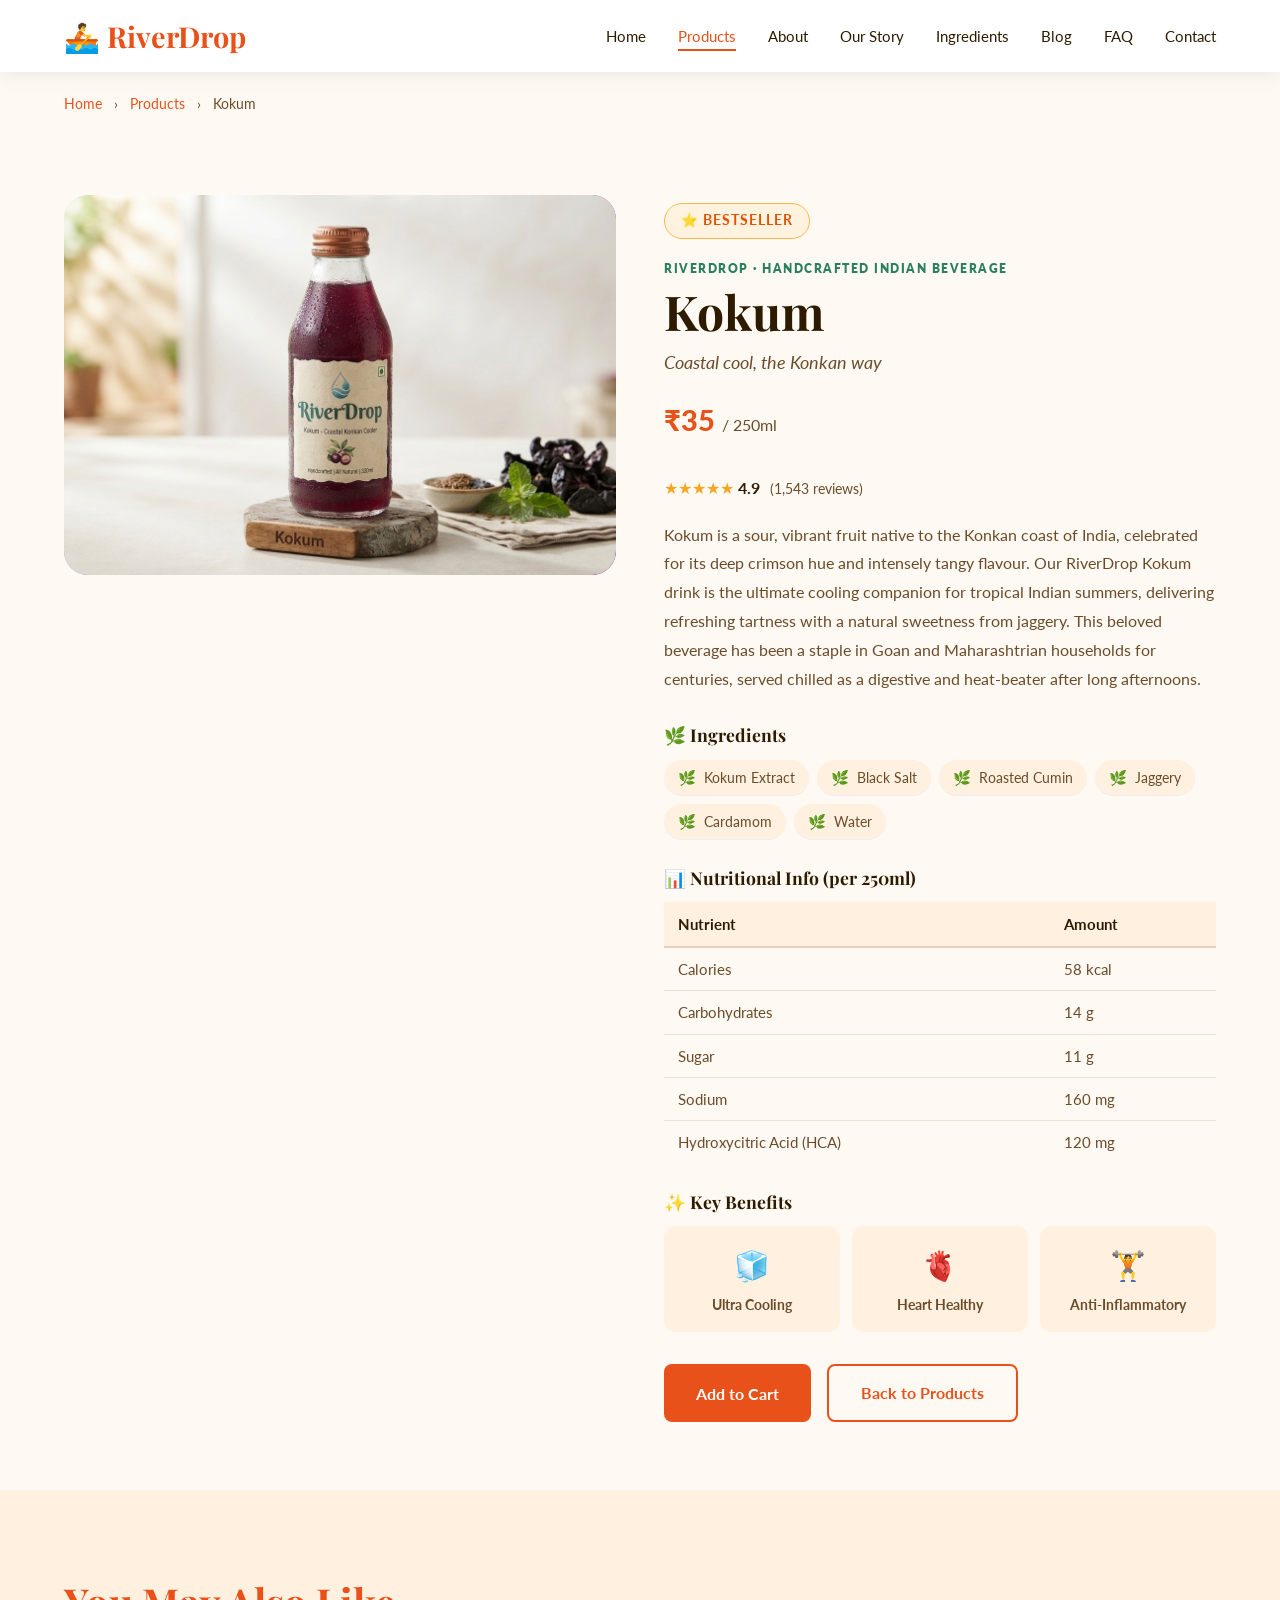
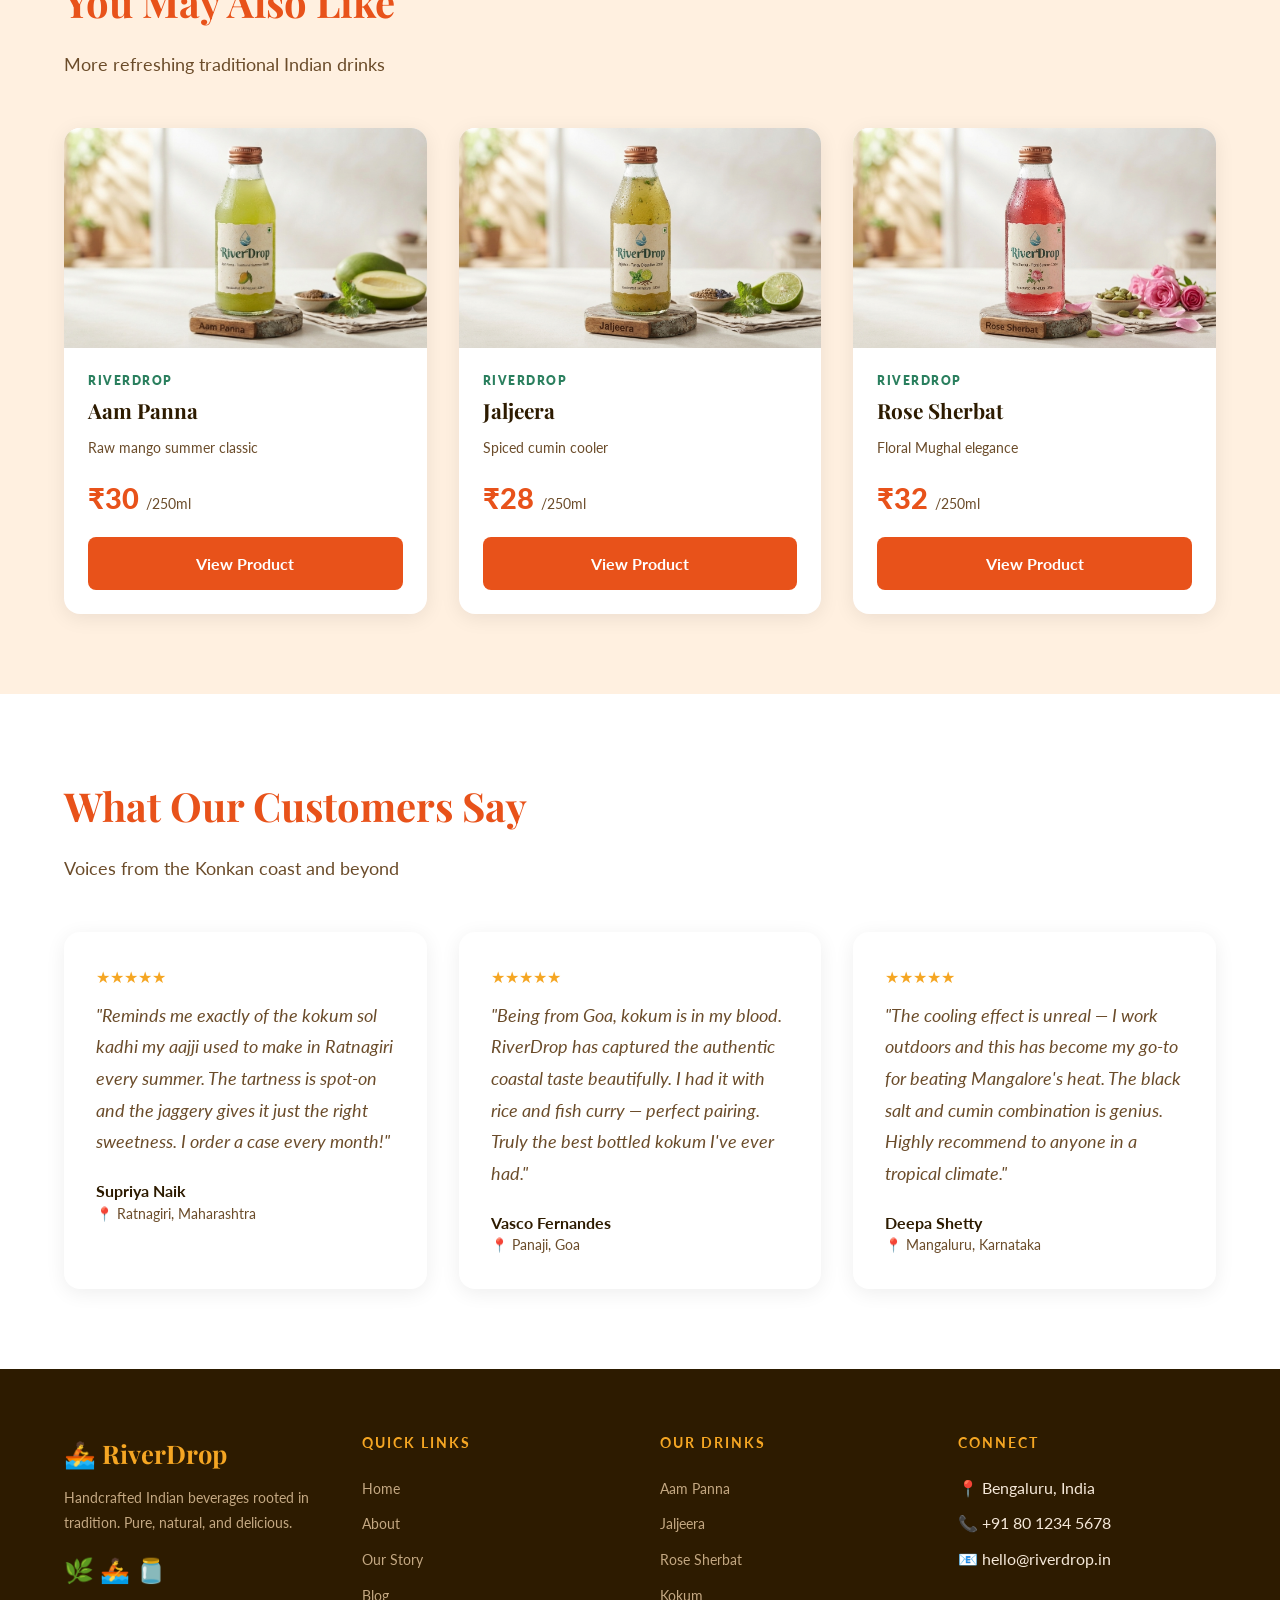
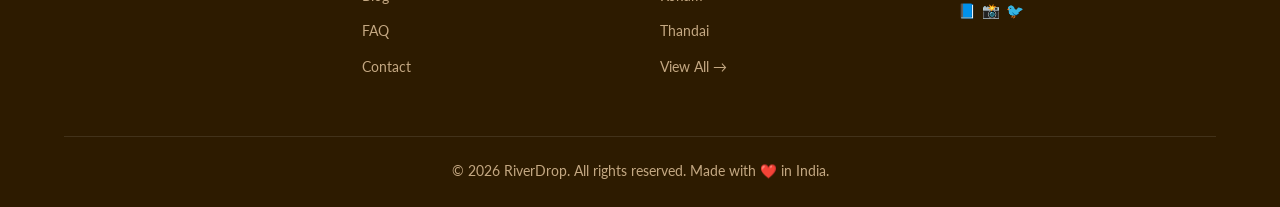
<file: kokum.html>
<!DOCTYPE html>
<html lang="en">
<head>
  <meta charset="UTF-8" />
  <meta name="viewport" content="width=device-width, initial-scale=1.0" />
  <title>Kokum – RiverDrop</title>
  <link rel="preconnect" href="https://fonts.googleapis.com" />
  <link rel="preconnect" href="https://fonts.gstatic.com" crossorigin />
  <link href="https://fonts.googleapis.com/css2?family=Playfair+Display:ital,wght@0,400;0,600;0,700;1,400&family=Lato:wght@300;400;700;900&display=swap" rel="stylesheet" />
  <link rel="stylesheet" href="styles.css" />
  <style>
    .product-detail-hero {
      display: grid;
      grid-template-columns: 1fr 1fr;
      gap: 48px;
      align-items: start;
      padding: 60px 0;
    }
    .product-visual {
      border-radius: 24px;
      height: 380px;
      overflow: hidden;
      padding: 0;
    }
    .product-brand-tag {
      font-size: 0.78rem;
      font-weight: 800;
      letter-spacing: 1.5px;
      text-transform: uppercase;
      color: var(--accent);
      margin-bottom: 6px;
    }
    .product-info { padding: 8px 0; }
    .badge {
      display: inline-block;
      padding: 6px 16px;
      border-radius: 20px;
      font-size: 0.85rem;
      font-weight: 700;
      font-family: 'Lato', sans-serif;
      margin-bottom: 20px;
    }
    .badge-popular { background: #FFF3E0; color: #E65100; border: 1px solid #FFB74D; }
    .badge-limited { background: #FCE4EC; color: #AD1457; border: 1px solid #F48FB1; }
    .badge-new { background: #E8F5E9; color: #2E7D32; border: 1px solid #81C784; }
    .product-info h1 {
      font-family: 'Playfair Display', serif;
      font-size: 3rem;
      color: var(--text-dark);
      margin-bottom: 10px;
      line-height: 1.1;
    }
    .product-tagline {
      font-style: italic;
      color: var(--text-mid);
      font-size: 1.15rem;
      margin-bottom: 20px;
    }
    .product-price-row {
      display: flex;
      align-items: center;
      gap: 20px;
      margin-bottom: 16px;
    }
    .product-price { font-size: 1.8rem; font-weight: 900; color: var(--primary); }
    .product-rating { color: #F5A623; font-size: 1rem; }
    .rating-count { color: var(--text-mid); font-size: 0.9rem; margin-left: 6px; }
    .product-desc { color: var(--text-mid); line-height: 1.8; font-size: 1rem; margin-bottom: 28px; }
    .ingredients-heading, .nutrition-heading, .benefits-heading {
      font-family: 'Playfair Display', serif;
      font-size: 1.1rem;
      font-weight: 700;
      color: var(--text-dark);
      margin-bottom: 10px;
      margin-top: 24px;
    }
    .ingredients-list {
      list-style: none;
      display: flex;
      flex-wrap: wrap;
      gap: 8px;
      margin-bottom: 24px;
      padding: 0;
    }
    .ingredients-list li {
      background: var(--light-bg);
      border-radius: 20px;
      padding: 6px 14px;
      font-size: 0.9rem;
      color: var(--text-mid);
    }
    .nutrition-table { width: 100%; border-collapse: collapse; margin-bottom: 24px; font-size: 0.95rem; }
    .nutrition-table th {
      background: var(--light-bg);
      padding: 10px 14px;
      text-align: left;
      font-weight: 700;
      color: var(--text-dark);
      border-bottom: 2px solid #E8D0B8;
    }
    .nutrition-table td { padding: 9px 14px; border-bottom: 1px solid #F0E0D0; color: var(--text-mid); }
    .nutrition-table tr:last-child td { border-bottom: none; }
    .benefits-grid { display: grid; grid-template-columns: repeat(3, 1fr); gap: 12px; margin-bottom: 32px; }
    .benefit-item {
      background: var(--light-bg);
      border-radius: 12px;
      padding: 16px 10px;
      text-align: center;
      font-size: 0.88rem;
      color: var(--text-mid);
      font-weight: 700;
    }
    .benefit-item span { display: block; font-size: 1.8rem; margin-bottom: 6px; }
    .cta-buttons { display: flex; gap: 16px; flex-wrap: wrap; }
    .breadcrumb {
      padding: 20px 0;
      font-size: 0.9rem;
      color: var(--text-mid);
    }
    .breadcrumb a { color: var(--primary); text-decoration: none; }
    .breadcrumb a:hover { text-decoration: underline; }
    .breadcrumb span { margin: 0 8px; }
    .also-like-section { background: var(--light-bg); }
    .review-author { margin-top: 20px; }
    .review-name { font-weight: 700; color: var(--text-dark); }
    .review-location { font-size: 0.85rem; color: var(--text-mid); }
    .review-stars { color: #F5A623; font-size: 1rem; margin-bottom: 10px; }
    @media (max-width: 768px) {
      .product-detail-hero { grid-template-columns: 1fr; }
      .benefits-grid { grid-template-columns: repeat(3, 1fr); }
      .product-info h1 { font-size: 2.2rem; }
    }
  </style>
</head>
<body>

  <!-- NAVBAR -->
  <nav class="navbar">
    <div class="nav-container">
      <a href="index.html" class="nav-logo">🚣 RiverDrop</a>
      <ul class="nav-links">
        <li><a href="index.html">Home</a></li>
        <li><a href="products.html" class="active">Products</a></li>
        <li><a href="about.html">About</a></li>
        <li><a href="story.html">Our Story</a></li>
        <li><a href="ingredients.html">Ingredients</a></li>
        <li><a href="blog.html">Blog</a></li>
        <li><a href="faq.html">FAQ</a></li>
        <li><a href="contact.html">Contact</a></li>
      </ul>
    </div>
  </nav>

  <!-- BREADCRUMB -->
  <div class="container">
    <nav class="breadcrumb">
      <a href="index.html">Home</a>
      <span>›</span>
      <a href="products.html">Products</a>
      <span>›</span>
      Kokum
    </nav>
  </div>

  <!-- PRODUCT DETAIL HERO -->
  <div class="container">
    <div class="product-detail-hero">

      <!-- Left: Visual -->
      <div class="product-visual" style="background: linear-gradient(135deg, #ede7f6, #7b1fa2);">
        <img src="images/kokum.jpg" alt="RiverDrop Kokum" style="width:100%;height:100%;object-fit:cover;border-radius:24px;display:block;" />
      </div>

      <!-- Right: Info -->
      <div class="product-info">
        <span class="badge badge-popular">⭐ Bestseller</span>

        <div class="product-brand-tag">RiverDrop · Handcrafted Indian Beverage</div>
        <h1>Kokum</h1>
        <p class="product-tagline">Coastal cool, the Konkan way</p>

        <div class="product-price-row">
          <span class="product-price">₹35 <small style="font-size:1rem;font-weight:400;color:var(--text-mid)">/ 250ml</small></span>
        </div>
        <div class="product-rating">
          ★★★★★ <strong style="color:var(--text-dark)">4.9</strong>
          <span class="rating-count">(1,543 reviews)</span>
        </div>

        <p class="product-desc" style="margin-top:20px;">
          Kokum is a sour, vibrant fruit native to the Konkan coast of India, celebrated for its deep crimson hue and intensely tangy flavour. Our RiverDrop Kokum drink is the ultimate cooling companion for tropical Indian summers, delivering refreshing tartness with a natural sweetness from jaggery. This beloved beverage has been a staple in Goan and Maharashtrian households for centuries, served chilled as a digestive and heat-beater after long afternoons.
        </p>

        <div class="ingredients-heading">🌿 Ingredients</div>
        <ul class="ingredients-list">
          <li>Kokum Extract</li>
          <li>Black Salt</li>
          <li>Roasted Cumin</li>
          <li>Jaggery</li>
          <li>Cardamom</li>
          <li>Water</li>
        </ul>

        <div class="nutrition-heading">📊 Nutritional Info (per 250ml)</div>
        <table class="nutrition-table">
          <thead>
            <tr><th>Nutrient</th><th>Amount</th></tr>
          </thead>
          <tbody>
            <tr><td>Calories</td><td>58 kcal</td></tr>
            <tr><td>Carbohydrates</td><td>14 g</td></tr>
            <tr><td>Sugar</td><td>11 g</td></tr>
            <tr><td>Sodium</td><td>160 mg</td></tr>
            <tr><td>Hydroxycitric Acid (HCA)</td><td>120 mg</td></tr>
          </tbody>
        </table>

        <div class="benefits-heading">✨ Key Benefits</div>
        <div class="benefits-grid">
          <div class="benefit-item"><span>🧊</span>Ultra Cooling</div>
          <div class="benefit-item"><span>🫀</span>Heart Healthy</div>
          <div class="benefit-item"><span>🏋️</span>Anti-Inflammatory</div>
        </div>

        <div class="cta-buttons">
          <button class="btn btn-primary">Add to Cart</button>
          <a href="products.html" class="btn btn-outline">Back to Products</a>
        </div>
      </div>
    </div>
  </div>

  <!-- YOU MAY ALSO LIKE -->
  <section class="section also-like-section">
    <div class="container">
      <h2 class="section-title">You May Also Like</h2>
      <p class="section-subtitle">More refreshing traditional Indian drinks</p>
      <div class="grid-3">

        <!-- Aam Panna -->
        <div class="product-card">
          <div class="product-card-image" style="background: linear-gradient(135deg, #E8F5E9, #2E7D32); overflow: hidden;">
            <img src="images/aam-panna.jpg" alt="RiverDrop Aam Panna" style="width:100%;height:100%;object-fit:cover;display:block;" />
          </div>
          <div class="product-card-body">
            <div class="product-brand-tag" style="font-size:0.72rem;margin-bottom:4px;">RiverDrop</div>
            <div class="product-card-name">Aam Panna</div>
            <div class="product-card-tagline">Raw mango summer classic</div>
            <div class="product-price">₹30 <span style="font-size:0.85rem;font-weight:400;color:var(--text-mid)">/250ml</span></div>
            <a href="aam-panna.html" class="btn btn-primary">View Product</a>
          </div>
        </div>

        <!-- Jaljeera -->
        <div class="product-card">
          <div class="product-card-image" style="background: linear-gradient(135deg, #F9FBE7, #558B2F); overflow: hidden;">
            <img src="images/jaljeera.jpg" alt="RiverDrop Jaljeera" style="width:100%;height:100%;object-fit:cover;display:block;" />
          </div>
          <div class="product-card-body">
            <div class="product-brand-tag" style="font-size:0.72rem;margin-bottom:4px;">RiverDrop</div>
            <div class="product-card-name">Jaljeera</div>
            <div class="product-card-tagline">Spiced cumin cooler</div>
            <div class="product-price">₹28 <span style="font-size:0.85rem;font-weight:400;color:var(--text-mid)">/250ml</span></div>
            <a href="jaljeera.html" class="btn btn-primary">View Product</a>
          </div>
        </div>

        <!-- Rose Sherbat -->
        <div class="product-card">
          <div class="product-card-image" style="background: linear-gradient(135deg, #FCE4EC, #E91E63); overflow: hidden;">
            <img src="images/rose-sherbat.jpg" alt="RiverDrop Rose Sherbat" style="width:100%;height:100%;object-fit:cover;display:block;" />
          </div>
          <div class="product-card-body">
            <div class="product-brand-tag" style="font-size:0.72rem;margin-bottom:4px;">RiverDrop</div>
            <div class="product-card-name">Rose Sherbat</div>
            <div class="product-card-tagline">Floral Mughal elegance</div>
            <div class="product-price">₹32 <span style="font-size:0.85rem;font-weight:400;color:var(--text-mid)">/250ml</span></div>
            <a href="rose-sherbat.html" class="btn btn-primary">View Product</a>
          </div>
        </div>

      </div>
    </div>
  </section>

  <!-- CUSTOMER REVIEWS -->
  <section class="section" style="background: #fff;">
    <div class="container">
      <h2 class="section-title">What Our Customers Say</h2>
      <p class="section-subtitle">Voices from the Konkan coast and beyond</p>
      <div class="grid-3">

        <div class="testimonial-card">
          <div class="review-stars">★★★★★</div>
          <p class="testimonial-quote">"Reminds me exactly of the kokum sol kadhi my aajji used to make in Ratnagiri every summer. The tartness is spot-on and the jaggery gives it just the right sweetness. I order a case every month!"</p>
          <div class="review-author">
            <div class="review-name">Supriya Naik</div>
            <div class="review-location">📍 Ratnagiri, Maharashtra</div>
          </div>
        </div>

        <div class="testimonial-card">
          <div class="review-stars">★★★★★</div>
          <p class="testimonial-quote">"Being from Goa, kokum is in my blood. RiverDrop has captured the authentic coastal taste beautifully. I had it with rice and fish curry — perfect pairing. Truly the best bottled kokum I've ever had."</p>
          <div class="review-author">
            <div class="review-name">Vasco Fernandes</div>
            <div class="review-location">📍 Panaji, Goa</div>
          </div>
        </div>

        <div class="testimonial-card">
          <div class="review-stars">★★★★★</div>
          <p class="testimonial-quote">"The cooling effect is unreal — I work outdoors and this has become my go-to for beating Mangalore's heat. The black salt and cumin combination is genius. Highly recommend to anyone in a tropical climate."</p>
          <div class="review-author">
            <div class="review-name">Deepa Shetty</div>
            <div class="review-location">📍 Mangaluru, Karnataka</div>
          </div>
        </div>

      </div>
    </div>
  </section>

  <!-- FOOTER -->
  <footer class="footer">
    <div class="container">
      <div class="footer-grid">
        <div class="footer-brand">
          <div class="footer-logo">🚣 RiverDrop</div>
          <p class="footer-desc">Handcrafted Indian beverages rooted in tradition. Pure, natural, and delicious.</p>
          <p style="margin-top:16px;font-size:1.5rem;">🌿 🚣 🫙</p>
        </div>
        <div>
          <div class="footer-heading">Quick Links</div>
          <ul class="footer-links">
            <li><a href="index.html">Home</a></li>
            <li><a href="about.html">About</a></li>
            <li><a href="story.html">Our Story</a></li>
            <li><a href="blog.html">Blog</a></li>
            <li><a href="faq.html">FAQ</a></li>
            <li><a href="contact.html">Contact</a></li>
          </ul>
        </div>
        <div>
          <div class="footer-heading">Our Drinks</div>
          <ul class="footer-links">
            <li><a href="aam-panna.html">Aam Panna</a></li>
            <li><a href="jaljeera.html">Jaljeera</a></li>
            <li><a href="rose-sherbat.html">Rose Sherbat</a></li>
            <li><a href="kokum.html">Kokum</a></li>
            <li><a href="thandai.html">Thandai</a></li>
            <li><a href="products.html">View All →</a></li>
          </ul>
        </div>
        <div>
          <div class="footer-heading">Connect</div>
          <ul class="footer-links">
            <li>📍 Bengaluru, India</li>
            <li>📞 +91 80 1234 5678</li>
            <li>📧 hello@riverdrop.in</li>
            <li style="margin-top:16px;font-size:1.5rem;"><a href="#" style="text-decoration:none;">📘</a> <a href="#" style="text-decoration:none;">📸</a> <a href="#" style="text-decoration:none;">🐦</a></li>
          </ul>
        </div>
      </div>
      <div class="footer-bottom">
        <p>© 2026 RiverDrop. All rights reserved. Made with ❤️ in India.</p>
      </div>
    </div>
  </footer>

</body>
</html>
</file>
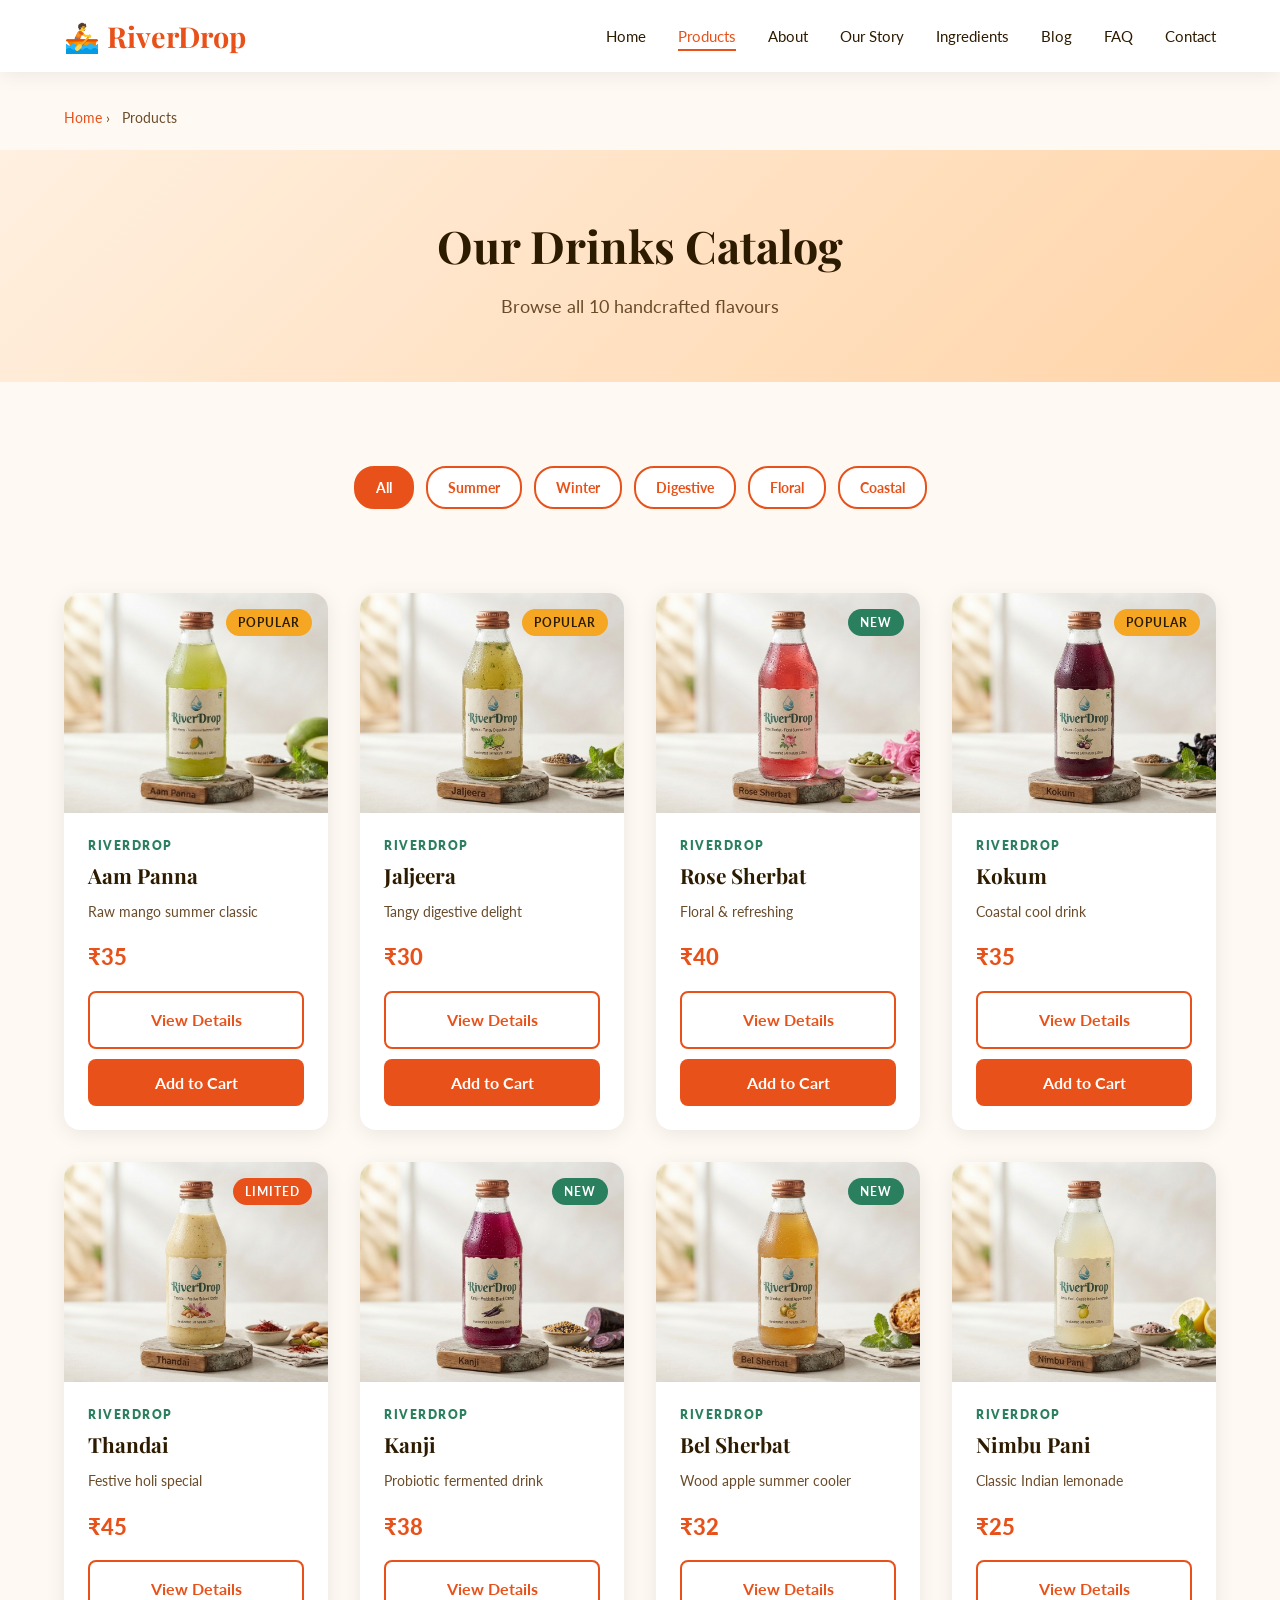
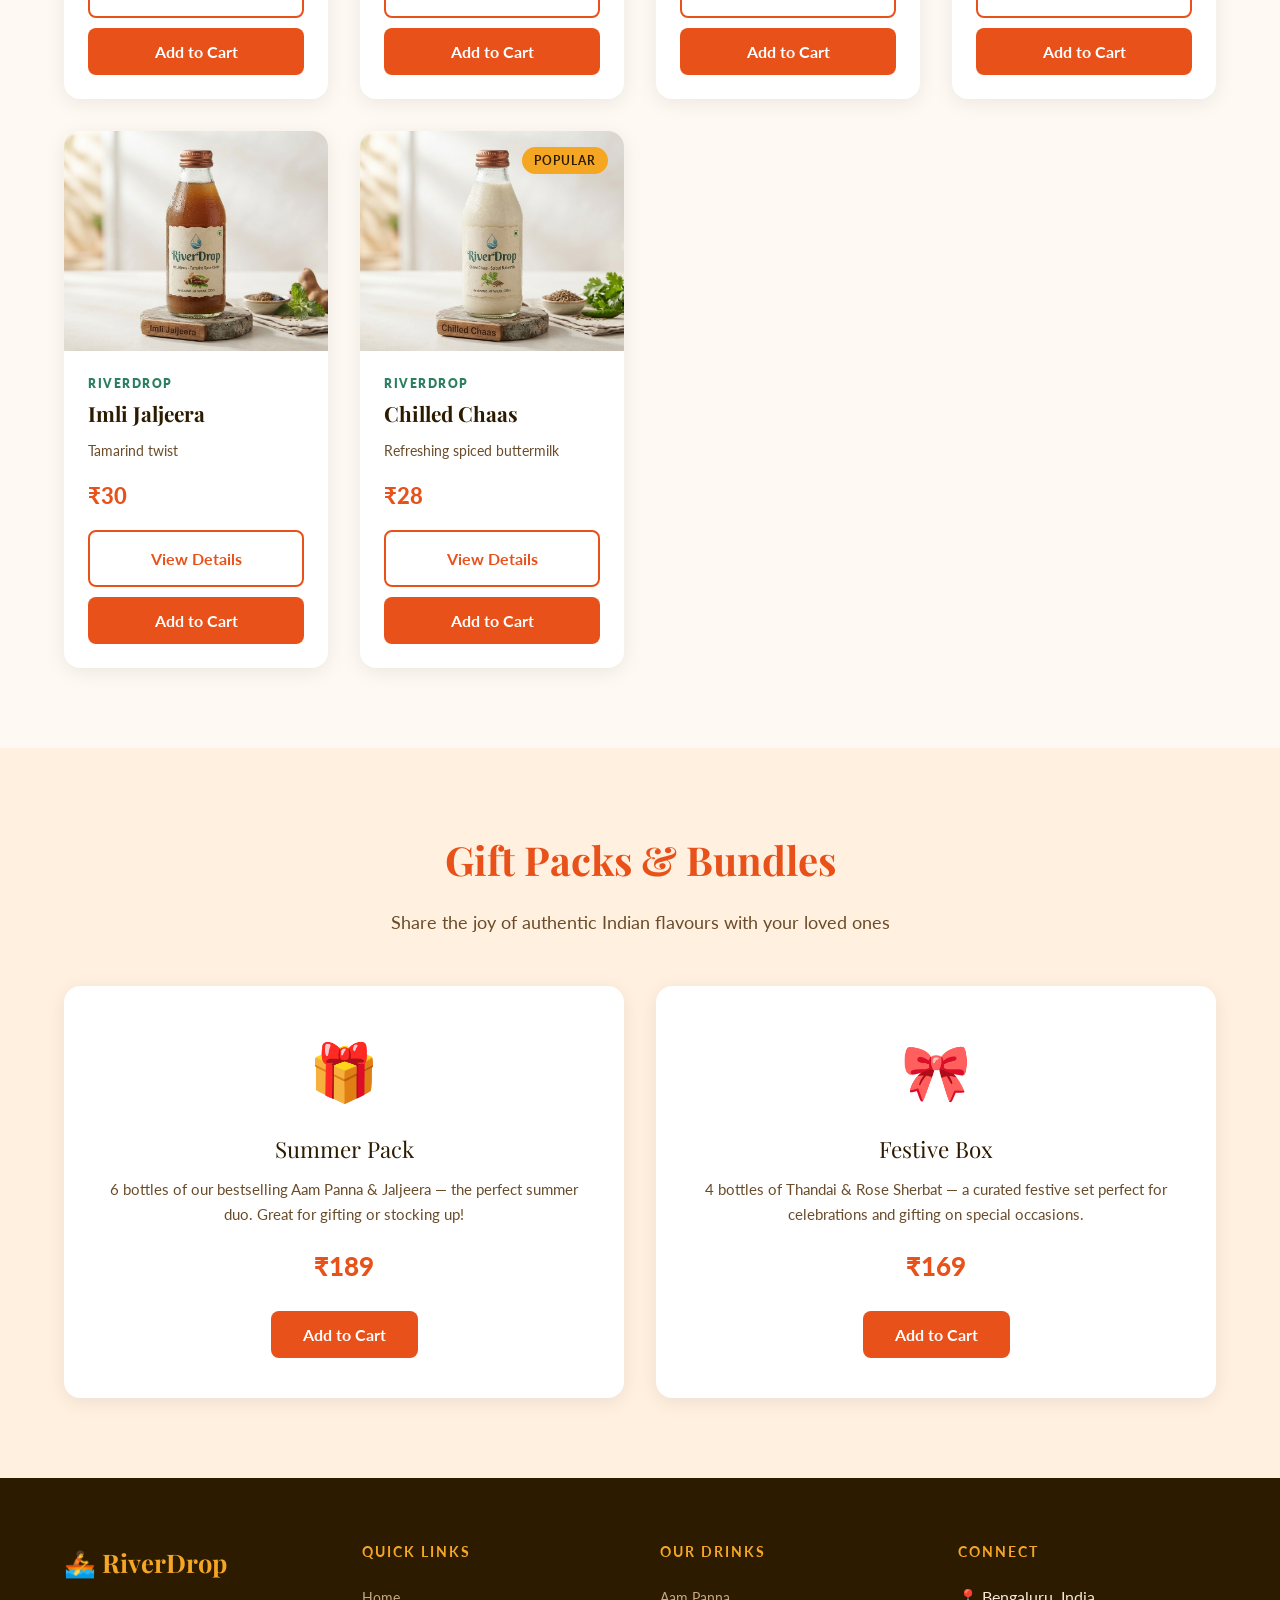
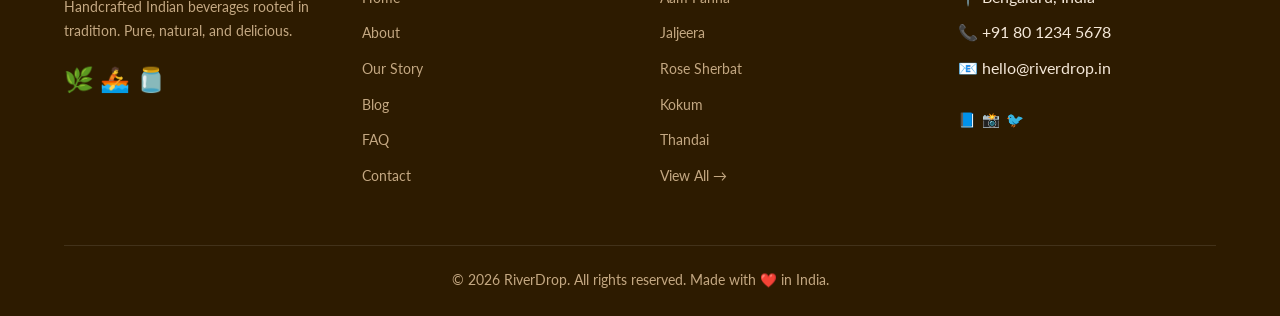
<file: products.html>
<!DOCTYPE html>
<html lang="en">
<head>
  <meta charset="UTF-8">
  <meta name="viewport" content="width=device-width, initial-scale=1.0">
  <title>Products – RiverDrop</title>
  <link rel="preconnect" href="https://fonts.googleapis.com">
  <link rel="preconnect" href="https://fonts.gstatic.com" crossorigin>
  <link href="https://fonts.googleapis.com/css2?family=Playfair+Display:ital,wght@0,400;0,600;0,700;1,400&family=Lato:wght@300;400;700;900&display=swap" rel="stylesheet">
  <link rel="stylesheet" href="styles.css">
  <style>
    .filter-pill {
      display: inline-block;
      padding: 8px 20px;
      border-radius: 20px;
      margin: 4px;
      border: 2px solid var(--primary);
      color: var(--primary);
      font-weight: 700;
      cursor: pointer;
      font-size: 0.9rem;
      text-decoration: none;
      background: white;
      transition: 0.2s;
    }
    .filter-pill:hover,
    .filter-pill.active {
      background: var(--primary);
      color: white;
    }
    .filter-row {
      text-align: center;
      margin-bottom: 48px;
    }
    .page-hero {
      background: linear-gradient(135deg, #FFF0E0, #FFD4A8);
      padding: 60px 0;
      text-align: center;
    }
    .page-hero h1 {
      font-family: 'Playfair Display', serif;
      font-size: 2.8rem;
      color: var(--text-dark);
      margin-bottom: 12px;
    }
    .page-hero p {
      font-size: 1.1rem;
      color: var(--text-mid);
    }
    .stat-number {
      font-size: 2.4rem;
      font-weight: 900;
      color: var(--primary);
    }
    .bundle-card {
      background: white;
      border-radius: 16px;
      padding: 40px 32px;
      box-shadow: 0 4px 20px rgba(0,0,0,0.08);
      text-align: center;
      transition: 0.3s;
    }
    .bundle-card:hover {
      transform: translateY(-6px);
      box-shadow: 0 16px 40px rgba(0,0,0,0.13);
    }
    .bundle-emoji {
      font-size: 3.5rem;
      margin-bottom: 16px;
    }
    .bundle-name {
      font-family: 'Playfair Display', serif;
      font-size: 1.4rem;
      color: var(--text-dark);
      margin-bottom: 10px;
    }
    .bundle-desc {
      color: var(--text-mid);
      font-size: 0.95rem;
      margin-bottom: 20px;
      line-height: 1.6;
    }
    .bundle-price {
      font-size: 1.6rem;
      font-weight: 900;
      color: var(--primary);
      margin-bottom: 24px;
    }
  </style>
</head>
<body>

<nav class="navbar">
  <div class="nav-container">
    <a href="index.html" class="nav-logo">🚣 RiverDrop</a>
    <ul class="nav-links">
      <li><a href="index.html">Home</a></li>
      <li><a href="products.html" class="active">Products</a></li>
      <li><a href="about.html">About</a></li>
      <li><a href="story.html">Our Story</a></li>
      <li><a href="ingredients.html">Ingredients</a></li>
      <li><a href="blog.html">Blog</a></li>
      <li><a href="faq.html">FAQ</a></li>
      <li><a href="contact.html">Contact</a></li>
    </ul>
  </div>
</nav>

<!-- Breadcrumb -->
<div class="container" style="padding-top:20px;padding-bottom:4px;">
  <nav class="breadcrumb">
    <a href="index.html">Home</a> &rsaquo; <span>Products</span>
  </nav>
</div>

<!-- Page Hero -->
<section class="page-hero">
  <div class="container">
    <h1>Our Drinks Catalog</h1>
    <p>Browse all 10 handcrafted flavours</p>
  </div>
</section>

<!-- Filter Row -->
<section class="section" style="padding-bottom:0;">
  <div class="container">
    <div class="filter-row">
      <span class="filter-pill active">All</span>
      <span class="filter-pill">Summer</span>
      <span class="filter-pill">Winter</span>
      <span class="filter-pill">Digestive</span>
      <span class="filter-pill">Floral</span>
      <span class="filter-pill">Coastal</span>
    </div>
  </div>
</section>

<!-- Product Grid -->
<section class="section" style="padding-top:32px;">
  <div class="container">
    <div class="grid-3">

      <!-- 1. Aam Panna -->
      <div class="product-card">
        <div class="product-card-image" style="background: linear-gradient(135deg,#c8e6c9,#a5d6a7);">
          <img src="images/aam-panna.jpg" alt="RiverDrop Aam Panna" style="width:100%;height:100%;object-fit:cover;display:block;">
          <span class="badge badge-popular" style="position:absolute;top:16px;right:16px;">Popular</span>
        </div>
        <div class="product-card-body">
          <div class="product-brand-tag" style="font-size:0.72rem;font-weight:800;letter-spacing:1.5px;text-transform:uppercase;color:var(--accent);margin-bottom:4px;">RiverDrop</div>
          <div class="product-card-name">Aam Panna</div>
          <div class="product-card-tagline">Raw mango summer classic</div>
          <div class="product-price">₹35</div>
          <a href="aam-panna.html" class="btn btn-outline" style="margin-bottom:10px;text-align:center;">View Details</a>
          <button class="btn btn-primary">Add to Cart</button>
        </div>
      </div>

      <!-- 2. Jaljeera -->
      <div class="product-card">
        <div class="product-card-image" style="background: linear-gradient(135deg,#f9fbe7,#dce775);">
          <img src="images/jaljeera.jpg" alt="RiverDrop Jaljeera" style="width:100%;height:100%;object-fit:cover;display:block;">
          <span class="badge badge-popular" style="position:absolute;top:16px;right:16px;">Popular</span>
        </div>
        <div class="product-card-body">
          <div class="product-brand-tag" style="font-size:0.72rem;font-weight:800;letter-spacing:1.5px;text-transform:uppercase;color:var(--accent);margin-bottom:4px;">RiverDrop</div>
          <div class="product-card-name">Jaljeera</div>
          <div class="product-card-tagline">Tangy digestive delight</div>
          <div class="product-price">₹30</div>
          <a href="jaljeera.html" class="btn btn-outline" style="margin-bottom:10px;text-align:center;">View Details</a>
          <button class="btn btn-primary">Add to Cart</button>
        </div>
      </div>

      <!-- 3. Rose Sherbat -->
      <div class="product-card">
        <div class="product-card-image" style="background: linear-gradient(135deg,#fce4ec,#f48fb1);">
          <img src="images/rose-sherbat.jpg" alt="RiverDrop Rose Sherbat" style="width:100%;height:100%;object-fit:cover;display:block;">
          <span class="badge badge-new" style="position:absolute;top:16px;right:16px;">New</span>
        </div>
        <div class="product-card-body">
          <div class="product-brand-tag" style="font-size:0.72rem;font-weight:800;letter-spacing:1.5px;text-transform:uppercase;color:var(--accent);margin-bottom:4px;">RiverDrop</div>
          <div class="product-card-name">Rose Sherbat</div>
          <div class="product-card-tagline">Floral &amp; refreshing</div>
          <div class="product-price">₹40</div>
          <a href="rose-sherbat.html" class="btn btn-outline" style="margin-bottom:10px;text-align:center;">View Details</a>
          <button class="btn btn-primary">Add to Cart</button>
        </div>
      </div>

      <!-- 4. Kokum -->
      <div class="product-card">
        <div class="product-card-image" style="background: linear-gradient(135deg,#ede7f6,#b39ddb);">
          <img src="images/kokum.jpg" alt="RiverDrop Kokum" style="width:100%;height:100%;object-fit:cover;display:block;">
          <span class="badge badge-popular" style="position:absolute;top:16px;right:16px;">Popular</span>
        </div>
        <div class="product-card-body">
          <div class="product-brand-tag" style="font-size:0.72rem;font-weight:800;letter-spacing:1.5px;text-transform:uppercase;color:var(--accent);margin-bottom:4px;">RiverDrop</div>
          <div class="product-card-name">Kokum</div>
          <div class="product-card-tagline">Coastal cool drink</div>
          <div class="product-price">₹35</div>
          <a href="kokum.html" class="btn btn-outline" style="margin-bottom:10px;text-align:center;">View Details</a>
          <button class="btn btn-primary">Add to Cart</button>
        </div>
      </div>

      <!-- 5. Thandai -->
      <div class="product-card">
        <div class="product-card-image" style="background: linear-gradient(135deg,#fff3e0,#ffcc80);">
          <img src="images/thandai.jpg" alt="RiverDrop Thandai" style="width:100%;height:100%;object-fit:cover;display:block;">
          <span class="badge badge-limited" style="position:absolute;top:16px;right:16px;">Limited</span>
        </div>
        <div class="product-card-body">
          <div class="product-brand-tag" style="font-size:0.72rem;font-weight:800;letter-spacing:1.5px;text-transform:uppercase;color:var(--accent);margin-bottom:4px;">RiverDrop</div>
          <div class="product-card-name">Thandai</div>
          <div class="product-card-tagline">Festive holi special</div>
          <div class="product-price">₹45</div>
          <a href="thandai.html" class="btn btn-outline" style="margin-bottom:10px;text-align:center;">View Details</a>
          <button class="btn btn-primary">Add to Cart</button>
        </div>
      </div>

      <!-- 6. Kanji -->
      <div class="product-card">
        <div class="product-card-image" style="background: linear-gradient(135deg,#fce4ec,#ef9a9a);">
          <img src="images/kanji.jpg" alt="RiverDrop Kanji" style="width:100%;height:100%;object-fit:cover;display:block;">
          <span class="badge badge-new" style="position:absolute;top:16px;right:16px;">New</span>
        </div>
        <div class="product-card-body">
          <div class="product-brand-tag" style="font-size:0.72rem;font-weight:800;letter-spacing:1.5px;text-transform:uppercase;color:var(--accent);margin-bottom:4px;">RiverDrop</div>
          <div class="product-card-name">Kanji</div>
          <div class="product-card-tagline">Probiotic fermented drink</div>
          <div class="product-price">₹38</div>
          <a href="kanji.html" class="btn btn-outline" style="margin-bottom:10px;text-align:center;">View Details</a>
          <button class="btn btn-primary">Add to Cart</button>
        </div>
      </div>

      <!-- 7. Bel Sherbat -->
      <div class="product-card">
        <div class="product-card-image" style="background: linear-gradient(135deg,#f9fbe7,#c5e1a5);">
          <img src="images/bel-sherbat.jpg" alt="RiverDrop Bel Sherbat" style="width:100%;height:100%;object-fit:cover;display:block;">
          <span class="badge badge-new" style="position:absolute;top:16px;right:16px;">New</span>
        </div>
        <div class="product-card-body">
          <div class="product-brand-tag" style="font-size:0.72rem;font-weight:800;letter-spacing:1.5px;text-transform:uppercase;color:var(--accent);margin-bottom:4px;">RiverDrop</div>
          <div class="product-card-name">Bel Sherbat</div>
          <div class="product-card-tagline">Wood apple summer cooler</div>
          <div class="product-price">₹32</div>
          <a href="products.html" class="btn btn-outline" style="margin-bottom:10px;text-align:center;">View Details</a>
          <button class="btn btn-primary">Add to Cart</button>
        </div>
      </div>

      <!-- 8. Nimbu Pani -->
      <div class="product-card">
        <div class="product-card-image" style="background: linear-gradient(135deg,#fffde7,#fff176);">
          <img src="images/nimbu-pani.jpg" alt="RiverDrop Nimbu Pani" style="width:100%;height:100%;object-fit:cover;display:block;">
        </div>
        <div class="product-card-body">
          <div class="product-brand-tag" style="font-size:0.72rem;font-weight:800;letter-spacing:1.5px;text-transform:uppercase;color:var(--accent);margin-bottom:4px;">RiverDrop</div>
          <div class="product-card-name">Nimbu Pani</div>
          <div class="product-card-tagline">Classic Indian lemonade</div>
          <div class="product-price">₹25</div>
          <a href="products.html" class="btn btn-outline" style="margin-bottom:10px;text-align:center;">View Details</a>
          <button class="btn btn-primary">Add to Cart</button>
        </div>
      </div>

      <!-- 9. Imli Jaljeera -->
      <div class="product-card">
        <div class="product-card-image" style="background: linear-gradient(135deg,#efebe9,#bcaaa4);">
          <img src="images/imli-jaljeera.jpg" alt="RiverDrop Imli Jaljeera" style="width:100%;height:100%;object-fit:cover;display:block;">
        </div>
        <div class="product-card-body">
          <div class="product-brand-tag" style="font-size:0.72rem;font-weight:800;letter-spacing:1.5px;text-transform:uppercase;color:var(--accent);margin-bottom:4px;">RiverDrop</div>
          <div class="product-card-name">Imli Jaljeera</div>
          <div class="product-card-tagline">Tamarind twist</div>
          <div class="product-price">₹30</div>
          <a href="products.html" class="btn btn-outline" style="margin-bottom:10px;text-align:center;">View Details</a>
          <button class="btn btn-primary">Add to Cart</button>
        </div>
      </div>

      <!-- 10. Chilled Chaas -->
      <div class="product-card">
        <div class="product-card-image" style="background: linear-gradient(135deg,#e3f2fd,#90caf9);">
          <img src="images/chilled-chaas.jpg" alt="RiverDrop Chilled Chaas" style="width:100%;height:100%;object-fit:cover;display:block;">
          <span class="badge badge-popular" style="position:absolute;top:16px;right:16px;">Popular</span>
        </div>
        <div class="product-card-body">
          <div class="product-brand-tag" style="font-size:0.72rem;font-weight:800;letter-spacing:1.5px;text-transform:uppercase;color:var(--accent);margin-bottom:4px;">RiverDrop</div>
          <div class="product-card-name">Chilled Chaas</div>
          <div class="product-card-tagline">Refreshing spiced buttermilk</div>
          <div class="product-price">₹28</div>
          <a href="products.html" class="btn btn-outline" style="margin-bottom:10px;text-align:center;">View Details</a>
          <button class="btn btn-primary">Add to Cart</button>
        </div>
      </div>

    </div>
  </div>
</section>

<!-- Gift Packs & Bundles -->
<section class="section" style="background: var(--light-bg);">
  <div class="container">
    <h2 class="section-title" style="text-align:center;">Gift Packs &amp; Bundles</h2>
    <p class="section-subtitle" style="text-align:center;">Share the joy of authentic Indian flavours with your loved ones</p>
    <div class="grid-2">
      <div class="bundle-card">
        <div class="bundle-emoji">🎁</div>
        <div class="bundle-name">Summer Pack</div>
        <div class="bundle-desc">6 bottles of our bestselling Aam Panna &amp; Jaljeera — the perfect summer duo. Great for gifting or stocking up!</div>
        <div class="bundle-price">₹189</div>
        <button class="btn btn-primary">Add to Cart</button>
      </div>
      <div class="bundle-card">
        <div class="bundle-emoji">🎀</div>
        <div class="bundle-name">Festive Box</div>
        <div class="bundle-desc">4 bottles of Thandai &amp; Rose Sherbat — a curated festive set perfect for celebrations and gifting on special occasions.</div>
        <div class="bundle-price">₹169</div>
        <button class="btn btn-primary">Add to Cart</button>
      </div>
    </div>
  </div>
</section>

<footer class="footer">
  <div class="container">
    <div class="footer-grid">
      <div class="footer-brand">
        <div class="footer-logo">🚣 RiverDrop</div>
        <p class="footer-desc">Handcrafted Indian beverages rooted in tradition. Pure, natural, and delicious.</p>
        <p style="margin-top:16px;font-size:1.5rem;">🌿 🚣 🫙</p>
      </div>
      <div>
        <div class="footer-heading">Quick Links</div>
        <ul class="footer-links">
          <li><a href="index.html">Home</a></li>
          <li><a href="about.html">About</a></li>
          <li><a href="story.html">Our Story</a></li>
          <li><a href="blog.html">Blog</a></li>
          <li><a href="faq.html">FAQ</a></li>
          <li><a href="contact.html">Contact</a></li>
        </ul>
      </div>
      <div>
        <div class="footer-heading">Our Drinks</div>
        <ul class="footer-links">
          <li><a href="aam-panna.html">Aam Panna</a></li>
          <li><a href="jaljeera.html">Jaljeera</a></li>
          <li><a href="rose-sherbat.html">Rose Sherbat</a></li>
          <li><a href="kokum.html">Kokum</a></li>
          <li><a href="thandai.html">Thandai</a></li>
          <li><a href="products.html">View All →</a></li>
        </ul>
      </div>
      <div>
        <div class="footer-heading">Connect</div>
        <ul class="footer-links">
          <li>📍 Bengaluru, India</li>
          <li>📞 +91 80 1234 5678</li>
          <li>📧 hello@riverdrop.in</li>
          <li style="margin-top:16px;font-size:1.5rem;"><a href="#" style="text-decoration:none;">📘</a> <a href="#" style="text-decoration:none;">📸</a> <a href="#" style="text-decoration:none;">🐦</a></li>
        </ul>
      </div>
    </div>
    <div class="footer-bottom">
      <p>© 2026 RiverDrop. All rights reserved. Made with ❤️ in India.</p>
    </div>
  </div>
</footer>

</body>
</html>
</file>
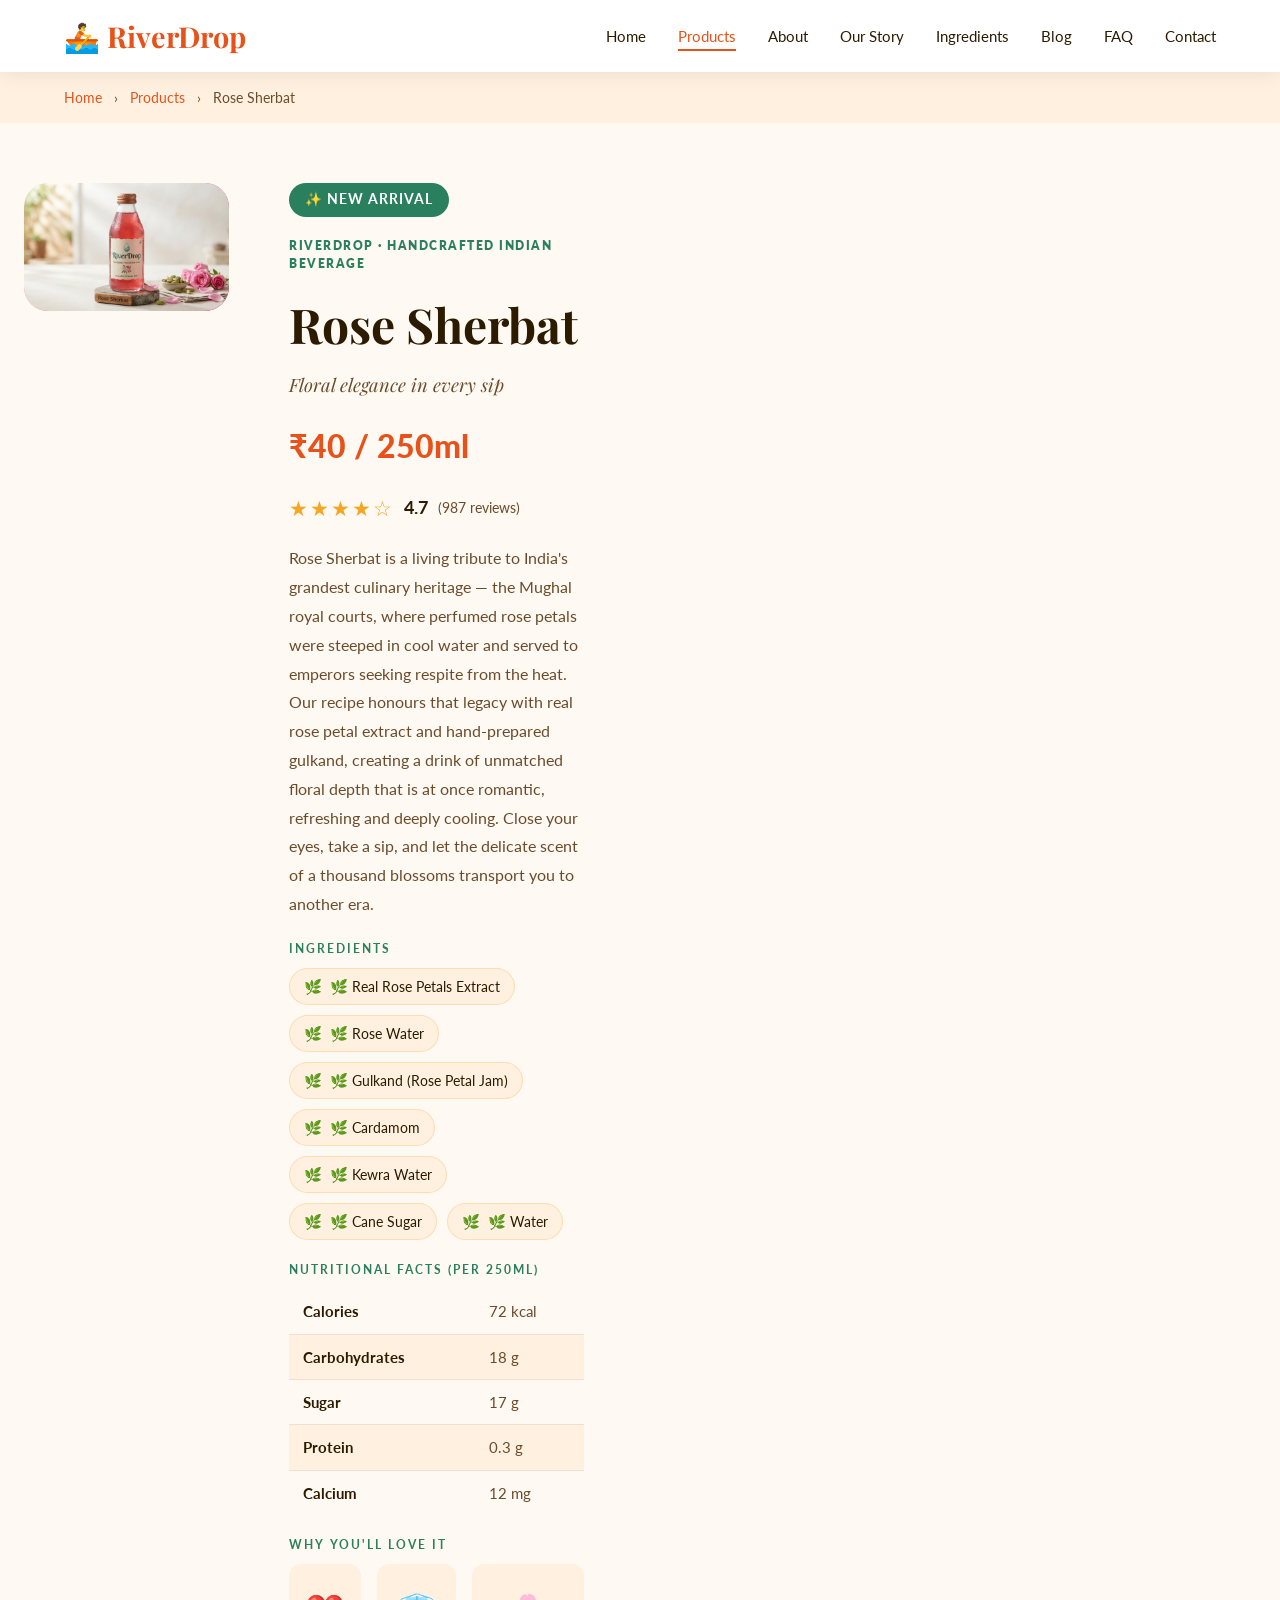
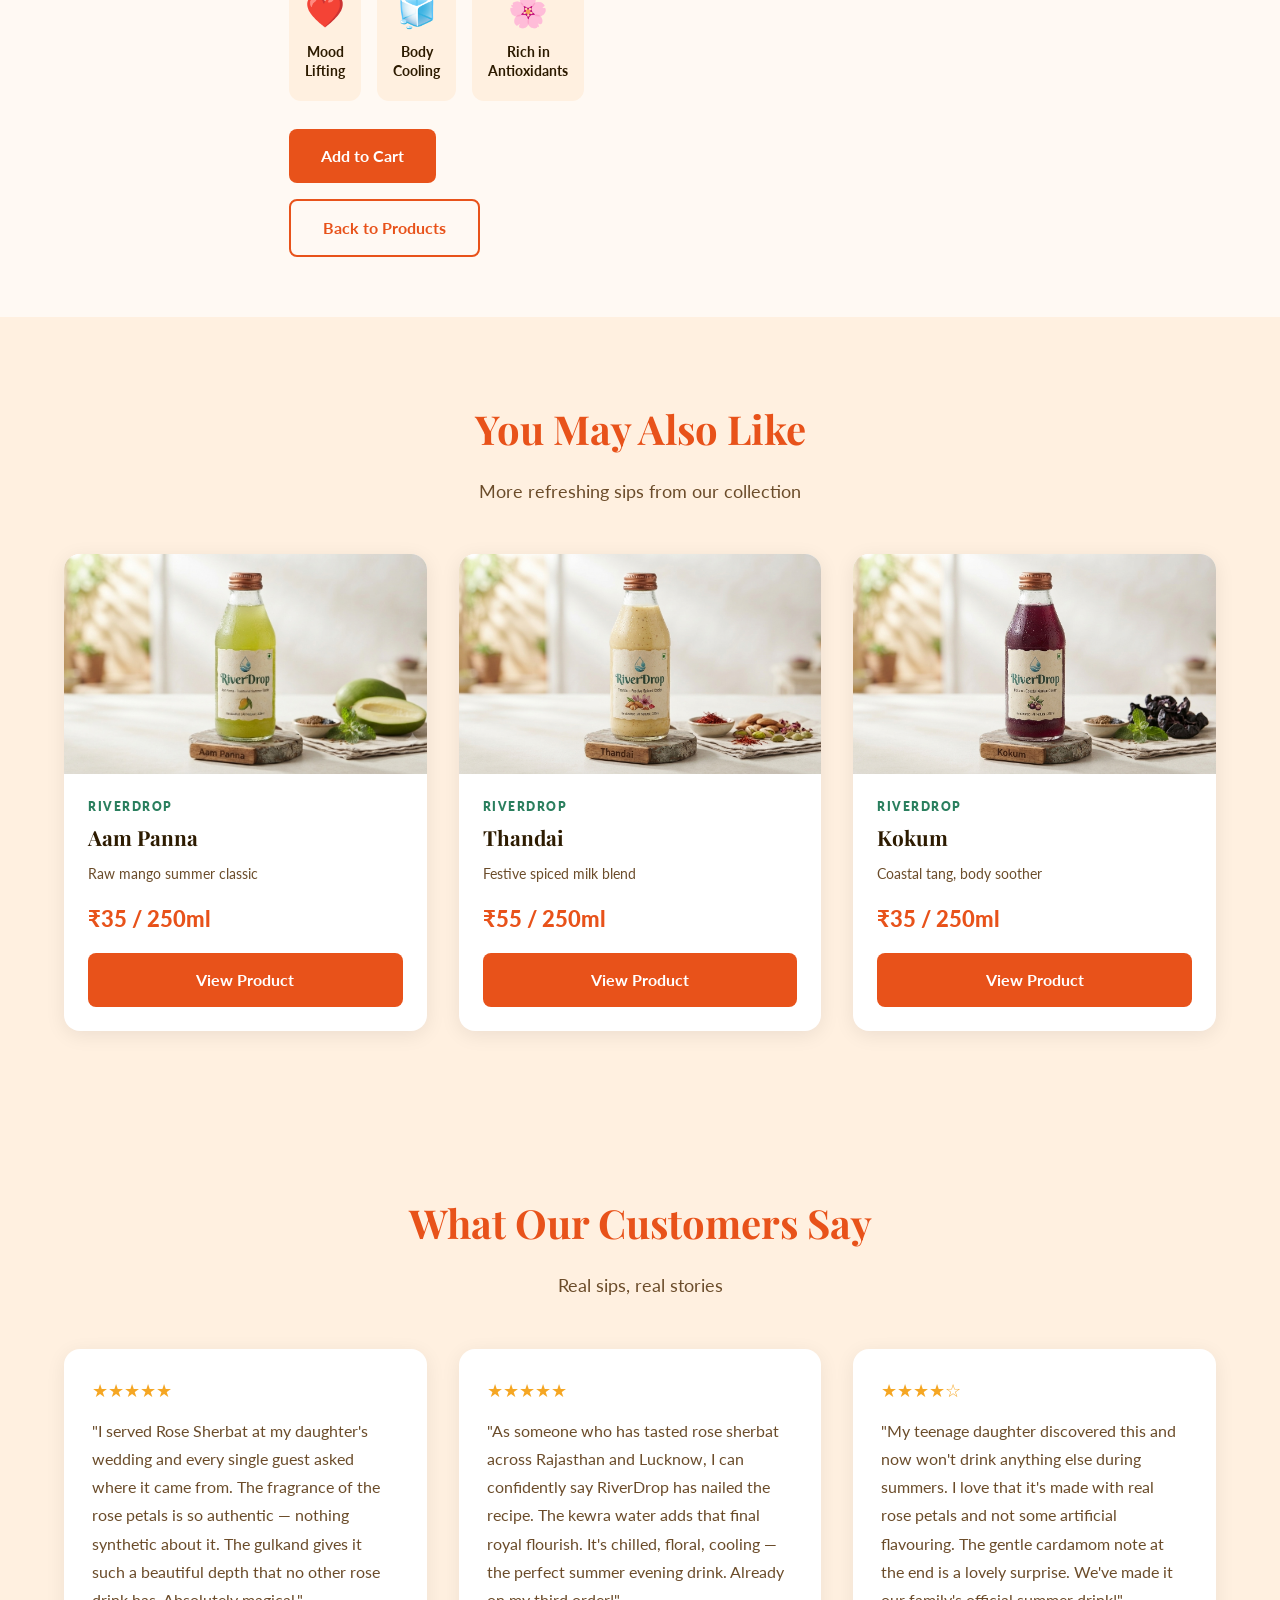
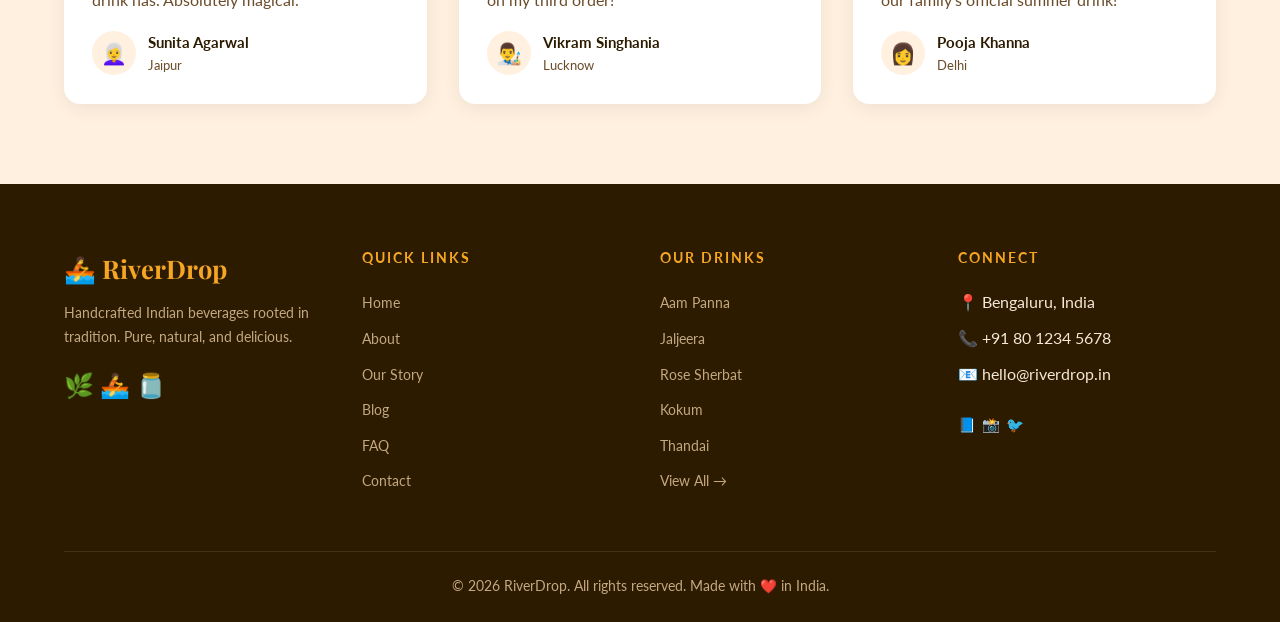
<file: rose-sherbat.html>
<!DOCTYPE html>
<html lang="en">
<head>
  <meta charset="UTF-8" />
  <meta name="viewport" content="width=device-width, initial-scale=1.0" />
  <title>Rose Sherbat – RiverDrop</title>
  <link rel="preconnect" href="https://fonts.googleapis.com" />
  <link rel="preconnect" href="https://fonts.gstatic.com" crossorigin />
  <link href="https://fonts.googleapis.com/css2?family=Playfair+Display:ital,wght@0,400;0,600;0,700;1,400&family=Lato:wght@300;400;700;900&display=swap" rel="stylesheet" />
  <link rel="stylesheet" href="styles.css" />
  <style>
    .breadcrumb {
      background: var(--light-bg);
      padding: 14px 0;
      font-size: 0.9rem;
      color: var(--text-mid);
    }
    .breadcrumb a { color: var(--primary); text-decoration: none; }
    .breadcrumb a:hover { text-decoration: underline; }
    .breadcrumb span { margin: 0 8px; }

    .product-detail-hero { padding: 60px 0; }
    .product-detail-grid {
      display: grid;
      grid-template-columns: 1fr 1fr;
      gap: 60px;
      align-items: start;
    }
    @media (max-width: 768px) {
      .product-detail-grid { grid-template-columns: 1fr; gap: 40px; }
    }

    .product-visual {
      background: linear-gradient(135deg, #fce4ec, #e91e63);
      border-radius: 24px;
      height: auto;
      aspect-ratio: 16 / 10;
      overflow: hidden;
      padding: 0;
    }

    .product-brand-tag {
      font-family: 'Lato', sans-serif;
      font-size: 0.72rem;
      font-weight: 800;
      letter-spacing: 1.5px;
      text-transform: uppercase;
      color: var(--accent);
      margin-bottom: 4px;
    }

    .product-info { display: flex; flex-direction: column; gap: 20px; }

    .badge {
      display: inline-block;
      padding: 6px 16px;
      border-radius: 20px;
      font-size: 0.85rem;
      font-weight: 700;
      font-family: 'Lato', sans-serif;
      width: fit-content;
    }
    .badge-popular { background: var(--secondary); color: var(--text-dark); }
    .badge-new { background: var(--accent); color: white; }

    .product-title {
      font-family: 'Playfair Display', serif;
      font-size: 3rem;
      font-weight: 700;
      color: var(--text-dark);
      line-height: 1.1;
      margin: 0;
    }
    .product-tagline {
      font-family: 'Playfair Display', serif;
      font-style: italic;
      font-size: 1.15rem;
      color: var(--text-mid);
      margin: 0;
    }
    .product-price-large {
      font-family: 'Lato', sans-serif;
      font-size: 2rem;
      font-weight: 900;
      color: var(--primary);
    }
    .product-rating {
      display: flex;
      align-items: center;
      gap: 10px;
      font-family: 'Lato', sans-serif;
    }
    .stars { color: #F5A623; font-size: 1.3rem; letter-spacing: 2px; }
    .rating-score { font-weight: 700; font-size: 1.1rem; color: var(--text-dark); }
    .rating-count { font-size: 0.9rem; color: var(--text-mid); }

    .product-description {
      font-family: 'Lato', sans-serif;
      font-size: 1rem;
      color: var(--text-mid);
      line-height: 1.8;
      margin: 0;
    }

    .ingredients-list {
      list-style: none;
      padding: 0;
      margin: 0;
      display: flex;
      flex-wrap: wrap;
      gap: 10px;
    }
    .ingredients-list li {
      background: var(--light-bg);
      border: 1px solid #F5A62340;
      border-radius: 20px;
      padding: 6px 14px;
      font-family: 'Lato', sans-serif;
      font-size: 0.9rem;
      color: var(--text-dark);
    }

    .section-label {
      font-family: 'Lato', sans-serif;
      font-size: 0.75rem;
      font-weight: 700;
      text-transform: uppercase;
      letter-spacing: 2px;
      color: var(--accent);
      margin-bottom: 10px;
    }

    .nutrition-table {
      width: 100%;
      border-collapse: collapse;
      font-family: 'Lato', sans-serif;
      font-size: 0.95rem;
    }
    .nutrition-table td {
      padding: 10px 14px;
      border-bottom: 1px solid #F0E0D0;
      color: var(--text-mid);
    }
    .nutrition-table td:first-child { font-weight: 700; color: var(--text-dark); }
    .nutrition-table tr:last-child td { border-bottom: none; }
    .nutrition-table tr:nth-child(even) td { background: var(--light-bg); }

    .benefits-grid {
      display: grid;
      grid-template-columns: repeat(3, 1fr);
      gap: 16px;
    }
    @media (max-width: 600px) { .benefits-grid { grid-template-columns: 1fr; } }

    .benefit-box {
      background: var(--light-bg);
      border-radius: 12px;
      padding: 20px 16px;
      text-align: center;
    }
    .benefit-icon { font-size: 2rem; margin-bottom: 8px; }
    .benefit-title {
      font-family: 'Lato', sans-serif;
      font-size: 0.85rem;
      font-weight: 700;
      color: var(--text-dark);
      line-height: 1.4;
    }

    .product-actions { display: flex; gap: 16px; flex-wrap: wrap; margin-top: 8px; }

    .reviews-section { background: var(--light-bg); }
    .review-card {
      background: white;
      border-radius: 16px;
      padding: 28px;
      box-shadow: 0 4px 20px rgba(0,0,0,0.07);
    }
    .review-stars { color: #F5A623; font-size: 1.1rem; margin-bottom: 12px; }
    .review-text {
      font-family: 'Lato', sans-serif;
      font-size: 0.98rem;
      color: var(--text-mid);
      line-height: 1.8;
      margin-bottom: 16px;
    }
    .review-author { display: flex; align-items: center; gap: 12px; }
    .review-avatar {
      width: 44px;
      height: 44px;
      border-radius: 50%;
      display: flex;
      align-items: center;
      justify-content: center;
      font-size: 1.3rem;
      background: var(--light-bg);
    }
    .review-name {
      font-family: 'Lato', sans-serif;
      font-weight: 700;
      color: var(--text-dark);
      font-size: 0.95rem;
    }
    .review-location { font-size: 0.82rem; color: var(--text-mid); }

    .also-like-section { padding: 80px 0; }
  </style>
</head>
<body>

  <!-- NAV -->
  <nav class="navbar">
    <div class="nav-container">
      <a href="index.html" class="nav-logo">🚣 RiverDrop</a>
      <ul class="nav-links">
        <li><a href="index.html">Home</a></li>
        <li><a href="products.html" class="active">Products</a></li>
        <li><a href="about.html">About</a></li>
        <li><a href="story.html">Our Story</a></li>
        <li><a href="ingredients.html">Ingredients</a></li>
        <li><a href="blog.html">Blog</a></li>
        <li><a href="faq.html">FAQ</a></li>
        <li><a href="contact.html">Contact</a></li>
      </ul>
    </div>
  </nav>

  <!-- BREADCRUMB -->
  <div class="breadcrumb">
    <div class="container">
      <a href="index.html">Home</a>
      <span>›</span>
      <a href="products.html">Products</a>
      <span>›</span>
      Rose Sherbat
    </div>
  </div>

  <!-- PRODUCT DETAIL HERO -->
  <section class="product-detail-hero">
    <div class="container">
      <div class="product-detail-grid">

        <!-- LEFT: Visual -->
        <div class="product-visual">
          <img src="images/rose-sherbat.jpg" alt="RiverDrop Rose Sherbat" style="width:100%;height:100%;object-fit:cover;border-radius:24px;display:block;" />
        </div>

        <!-- RIGHT: Info -->
        <div class="product-info">
          <div class="badge badge-new">✨ New Arrival</div>

          <div class="product-brand-tag">RiverDrop · Handcrafted Indian Beverage</div>
          <h1 class="product-title">Rose Sherbat</h1>
          <p class="product-tagline">Floral elegance in every sip</p>

          <div class="product-price-large">₹40 / 250ml</div>

          <div class="product-rating">
            <span class="stars">★★★★☆</span>
            <span class="rating-score">4.7</span>
            <span class="rating-count">(987 reviews)</span>
          </div>

          <p class="product-description">
            Rose Sherbat is a living tribute to India's grandest culinary heritage — the Mughal royal courts, where perfumed rose petals were steeped in cool water and served to emperors seeking respite from the heat. Our recipe honours that legacy with real rose petal extract and hand-prepared gulkand, creating a drink of unmatched floral depth that is at once romantic, refreshing and deeply cooling. Close your eyes, take a sip, and let the delicate scent of a thousand blossoms transport you to another era.
          </p>

          <!-- Ingredients -->
          <div>
            <div class="section-label">Ingredients</div>
            <ul class="ingredients-list">
              <li>🌿 Real Rose Petals Extract</li>
              <li>🌿 Rose Water</li>
              <li>🌿 Gulkand (Rose Petal Jam)</li>
              <li>🌿 Cardamom</li>
              <li>🌿 Kewra Water</li>
              <li>🌿 Cane Sugar</li>
              <li>🌿 Water</li>
            </ul>
          </div>

          <!-- Nutritional Facts -->
          <div>
            <div class="section-label">Nutritional Facts (per 250ml)</div>
            <table class="nutrition-table">
              <tbody>
                <tr><td>Calories</td><td>72 kcal</td></tr>
                <tr><td>Carbohydrates</td><td>18 g</td></tr>
                <tr><td>Sugar</td><td>17 g</td></tr>
                <tr><td>Protein</td><td>0.3 g</td></tr>
                <tr><td>Calcium</td><td>12 mg</td></tr>
              </tbody>
            </table>
          </div>

          <!-- Benefits -->
          <div>
            <div class="section-label">Why You'll Love It</div>
            <div class="benefits-grid">
              <div class="benefit-box">
                <div class="benefit-icon">❤️</div>
                <div class="benefit-title">Mood Lifting</div>
              </div>
              <div class="benefit-box">
                <div class="benefit-icon">🧊</div>
                <div class="benefit-title">Body Cooling</div>
              </div>
              <div class="benefit-box">
                <div class="benefit-icon">🌸</div>
                <div class="benefit-title">Rich in Antioxidants</div>
              </div>
            </div>
          </div>

          <!-- Actions -->
          <div class="product-actions">
            <a href="#" class="btn btn-primary">Add to Cart</a>
            <a href="products.html" class="btn btn-outline">Back to Products</a>
          </div>
        </div>

      </div>
    </div>
  </section>

  <!-- YOU MAY ALSO LIKE -->
  <section class="also-like-section" style="background: var(--light-bg);">
    <div class="container">
      <h2 class="section-title" style="text-align:center;">You May Also Like</h2>
      <p class="section-subtitle" style="text-align:center;">More refreshing sips from our collection</p>
      <div class="grid-3">

        <!-- Aam Panna -->
        <div class="product-card">
          <div class="product-card-image" style="overflow:hidden;padding:0;"><img src="images/aam-panna.jpg" alt="RiverDrop Aam Panna" style="width:100%;height:100%;object-fit:cover;display:block;" /></div>
          <div class="product-card-body">
            <div class="product-brand-tag">RiverDrop</div>
            <div class="product-card-name">Aam Panna</div>
            <div class="product-card-tagline">Raw mango summer classic</div>
            <div class="product-price">₹35 / 250ml</div>
            <a href="aam-panna.html" class="btn btn-primary">View Product</a>
          </div>
        </div>

        <!-- Thandai -->
        <div class="product-card">
          <div class="product-card-image" style="overflow:hidden;padding:0;"><img src="images/thandai.jpg" alt="RiverDrop Thandai" style="width:100%;height:100%;object-fit:cover;display:block;" /></div>
          <div class="product-card-body">
            <div class="product-brand-tag">RiverDrop</div>
            <div class="product-card-name">Thandai</div>
            <div class="product-card-tagline">Festive spiced milk blend</div>
            <div class="product-price">₹55 / 250ml</div>
            <a href="thandai.html" class="btn btn-primary">View Product</a>
          </div>
        </div>

        <!-- Kokum -->
        <div class="product-card">
          <div class="product-card-image" style="overflow:hidden;padding:0;"><img src="images/kokum.jpg" alt="RiverDrop Kokum" style="width:100%;height:100%;object-fit:cover;display:block;" /></div>
          <div class="product-card-body">
            <div class="product-brand-tag">RiverDrop</div>
            <div class="product-card-name">Kokum</div>
            <div class="product-card-tagline">Coastal tang, body soother</div>
            <div class="product-price">₹35 / 250ml</div>
            <a href="kokum.html" class="btn btn-primary">View Product</a>
          </div>
        </div>

      </div>
    </div>
  </section>

  <!-- CUSTOMER REVIEWS -->
  <section class="reviews-section section">
    <div class="container">
      <h2 class="section-title" style="text-align:center;">What Our Customers Say</h2>
      <p class="section-subtitle" style="text-align:center;">Real sips, real stories</p>
      <div class="grid-3">

        <div class="review-card">
          <div class="review-stars">★★★★★</div>
          <p class="review-text">"I served Rose Sherbat at my daughter's wedding and every single guest asked where it came from. The fragrance of the rose petals is so authentic — nothing synthetic about it. The gulkand gives it such a beautiful depth that no other rose drink has. Absolutely magical."</p>
          <div class="review-author">
            <div class="review-avatar">👩‍🦳</div>
            <div>
              <div class="review-name">Sunita Agarwal</div>
              <div class="review-location">Jaipur</div>
            </div>
          </div>
        </div>

        <div class="review-card">
          <div class="review-stars">★★★★★</div>
          <p class="review-text">"As someone who has tasted rose sherbat across Rajasthan and Lucknow, I can confidently say RiverDrop has nailed the recipe. The kewra water adds that final royal flourish. It's chilled, floral, cooling — the perfect summer evening drink. Already on my third order!"</p>
          <div class="review-author">
            <div class="review-avatar">👨‍🎨</div>
            <div>
              <div class="review-name">Vikram Singhania</div>
              <div class="review-location">Lucknow</div>
            </div>
          </div>
        </div>

        <div class="review-card">
          <div class="review-stars">★★★★☆</div>
          <p class="review-text">"My teenage daughter discovered this and now won't drink anything else during summers. I love that it's made with real rose petals and not some artificial flavouring. The gentle cardamom note at the end is a lovely surprise. We've made it our family's official summer drink!"</p>
          <div class="review-author">
            <div class="review-avatar">👩</div>
            <div>
              <div class="review-name">Pooja Khanna</div>
              <div class="review-location">Delhi</div>
            </div>
          </div>
        </div>

      </div>
    </div>
  </section>

  <!-- FOOTER -->
  <footer class="footer">
    <div class="container">
      <div class="footer-grid">
        <div class="footer-brand">
          <div class="footer-logo">🚣 RiverDrop</div>
          <p class="footer-desc">Handcrafted Indian beverages rooted in tradition. Pure, natural, and delicious.</p>
          <p style="margin-top:16px;font-size:1.5rem;">🌿 🚣 🫙</p>
        </div>
        <div>
          <div class="footer-heading">Quick Links</div>
          <ul class="footer-links">
            <li><a href="index.html">Home</a></li>
            <li><a href="about.html">About</a></li>
            <li><a href="story.html">Our Story</a></li>
            <li><a href="blog.html">Blog</a></li>
            <li><a href="faq.html">FAQ</a></li>
            <li><a href="contact.html">Contact</a></li>
          </ul>
        </div>
        <div>
          <div class="footer-heading">Our Drinks</div>
          <ul class="footer-links">
            <li><a href="aam-panna.html">Aam Panna</a></li>
            <li><a href="jaljeera.html">Jaljeera</a></li>
            <li><a href="rose-sherbat.html">Rose Sherbat</a></li>
            <li><a href="kokum.html">Kokum</a></li>
            <li><a href="thandai.html">Thandai</a></li>
            <li><a href="products.html">View All →</a></li>
          </ul>
        </div>
        <div>
          <div class="footer-heading">Connect</div>
          <ul class="footer-links">
            <li>📍 Bengaluru, India</li>
            <li>📞 +91 80 1234 5678</li>
            <li>📧 hello@riverdrop.in</li>
            <li style="margin-top:16px;font-size:1.5rem;"><a href="#" style="text-decoration:none;">📘</a> <a href="#" style="text-decoration:none;">📸</a> <a href="#" style="text-decoration:none;">🐦</a></li>
          </ul>
        </div>
      </div>
      <div class="footer-bottom">
        <p>© 2026 RiverDrop. All rights reserved. Made with ❤️ in India.</p>
      </div>
    </div>
  </footer>

</body>
</html>
</file>
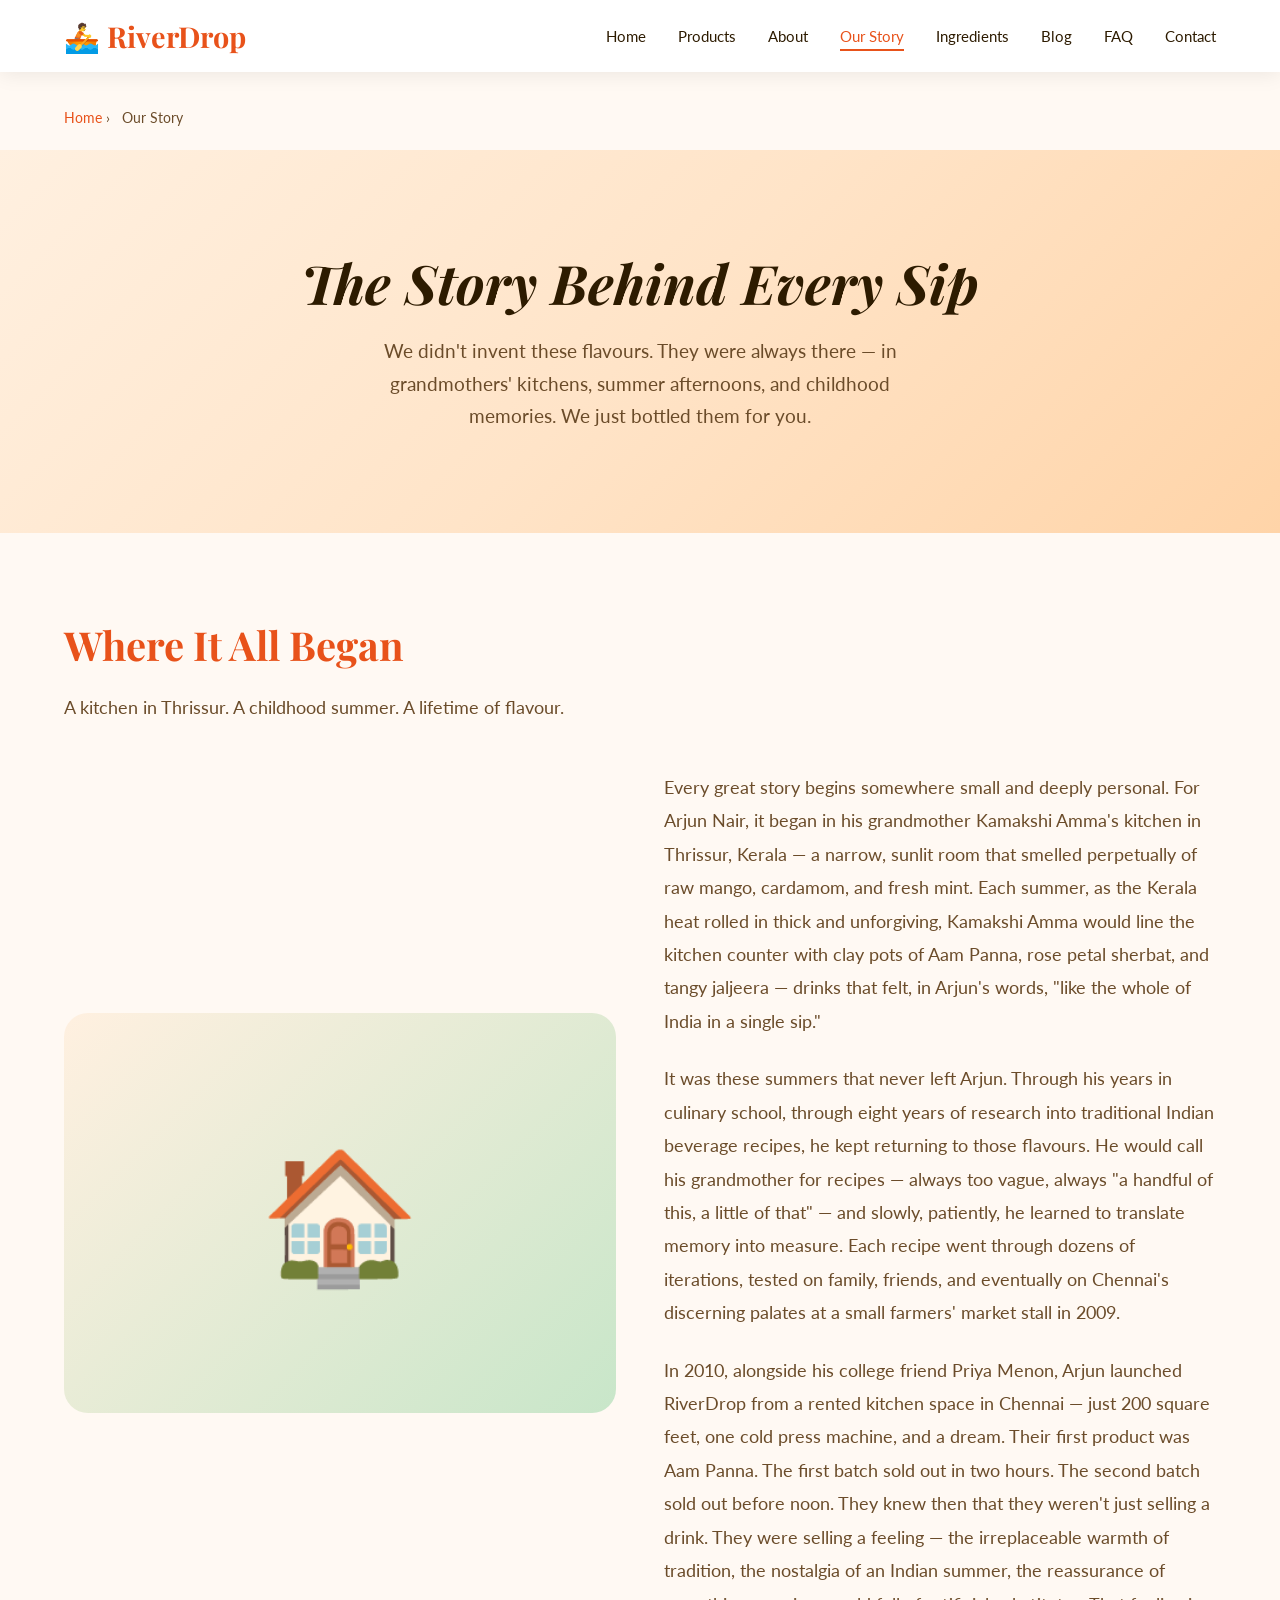
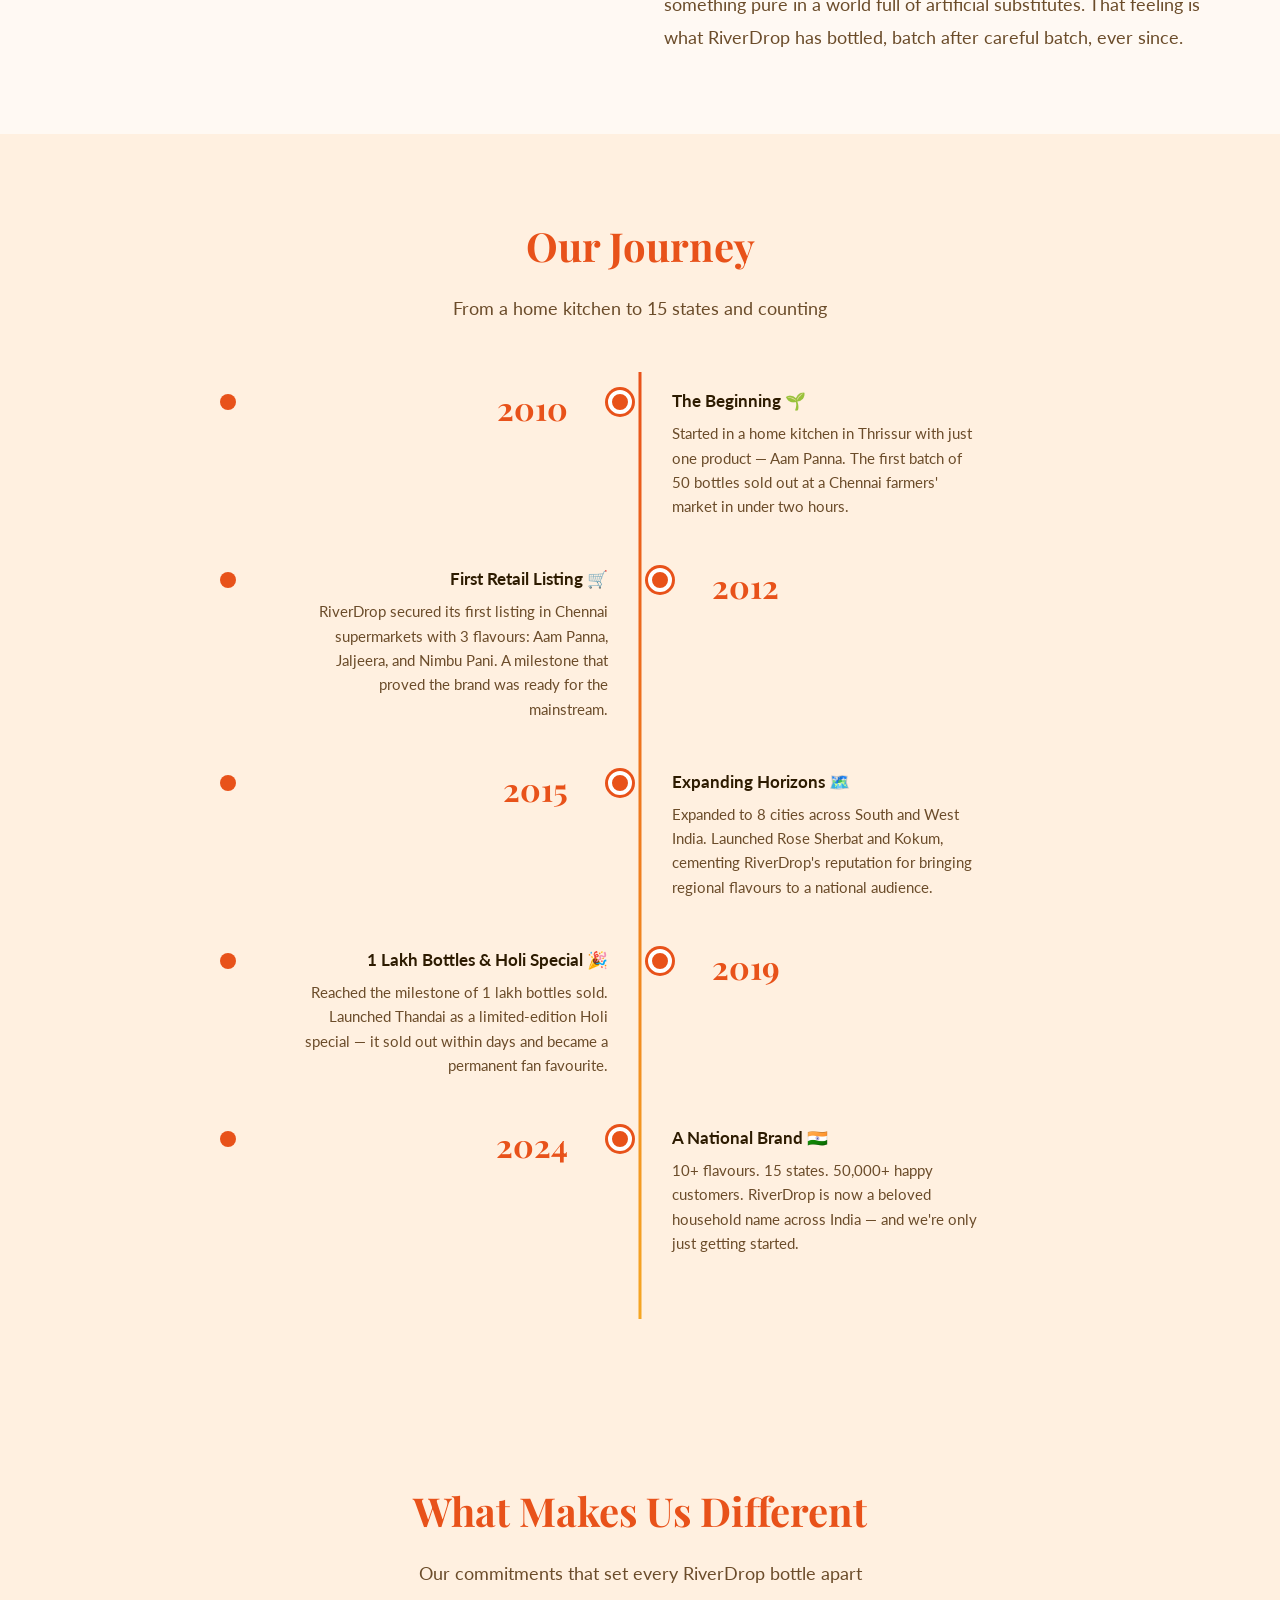
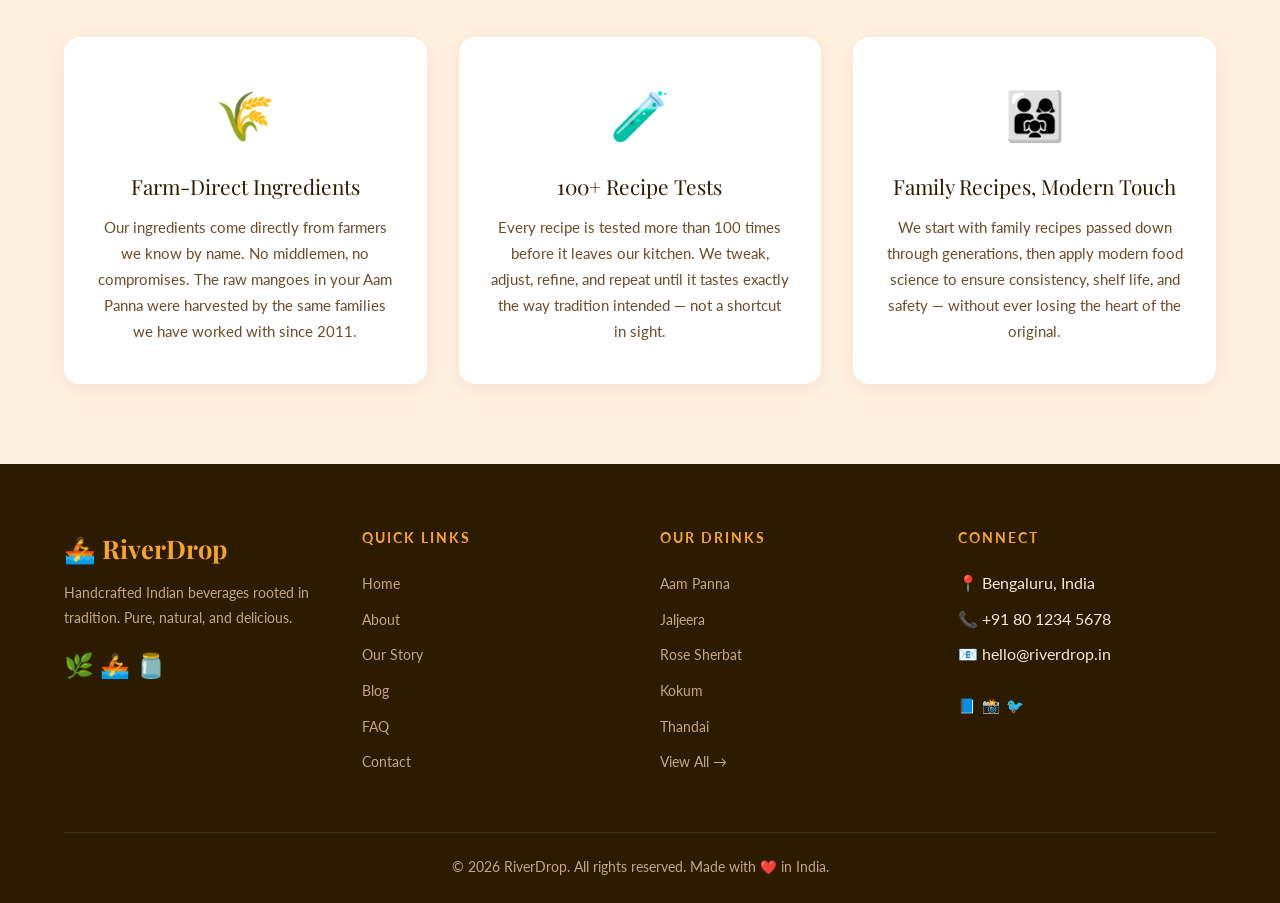
<file: story.html>
<!DOCTYPE html>
<html lang="en">
<head>
  <meta charset="UTF-8">
  <meta name="viewport" content="width=device-width, initial-scale=1.0">
  <title>Our Story – RiverDrop</title>
  <link rel="preconnect" href="https://fonts.googleapis.com">
  <link rel="preconnect" href="https://fonts.gstatic.com" crossorigin>
  <link href="https://fonts.googleapis.com/css2?family=Playfair+Display:ital,wght@0,400;0,600;0,700;1,400&family=Lato:wght@300;400;700;900&display=swap" rel="stylesheet">
  <link rel="stylesheet" href="styles.css">
  <style>
    .story-hero {
      background: linear-gradient(135deg, #FFF0E0 0%, #FFE4C8 50%, #FFD4A8 100%);
      padding: 100px 0;
      text-align: center;
    }
    .story-hero h1 {
      font-family: 'Playfair Display', serif;
      font-style: italic;
      font-size: 3.4rem;
      color: var(--text-dark);
      margin-bottom: 20px;
      line-height: 1.2;
    }
    .story-hero p {
      font-size: 1.2rem;
      color: var(--text-mid);
      max-width: 560px;
      margin: 0 auto;
      line-height: 1.7;
    }

    .origin-visual {
      background: linear-gradient(135deg, #FFF0E0, #c8e6c9);
      border-radius: 24px;
      min-height: 400px;
      display: flex;
      align-items: center;
      justify-content: center;
      font-size: 8rem;
    }
    .origin-text {
      font-family: 'Lato', sans-serif;
      font-size: 1.1rem;
      line-height: 1.9;
      color: var(--text-mid);
    }
    .origin-text p {
      margin-bottom: 24px;
    }
    .origin-text p:last-child {
      margin-bottom: 0;
    }

    /* Timeline */
    .timeline {
      position: relative;
      max-width: 760px;
      margin: 0 auto;
      padding: 16px 0;
    }
    .timeline::before {
      content: '';
      position: absolute;
      left: 50%;
      top: 0;
      bottom: 0;
      width: 3px;
      background: linear-gradient(to bottom, var(--primary), var(--secondary));
      transform: translateX(-50%);
    }
    .timeline-item {
      display: flex;
      align-items: flex-start;
      margin-bottom: 48px;
      position: relative;
    }
    .timeline-item:nth-child(odd) {
      flex-direction: row;
    }
    .timeline-item:nth-child(even) {
      flex-direction: row-reverse;
    }
    .timeline-year {
      flex: 0 0 calc(50% - 32px);
      text-align: right;
      padding-right: 40px;
      font-family: 'Playfair Display', serif;
      font-size: 2rem;
      font-weight: 700;
      color: var(--primary);
      line-height: 1;
      padding-top: 4px;
    }
    .timeline-item:nth-child(even) .timeline-year {
      text-align: left;
      padding-right: 0;
      padding-left: 40px;
    }
    .timeline-dot {
      flex: 0 0 24px;
      width: 24px;
      height: 24px;
      border-radius: 50%;
      background: var(--primary);
      border: 4px solid white;
      box-shadow: 0 0 0 3px var(--primary);
      margin-top: 2px;
      position: relative;
      z-index: 1;
    }
    .timeline-content {
      flex: 0 0 calc(50% - 32px);
      padding-left: 40px;
    }
    .timeline-item:nth-child(even) .timeline-content {
      padding-left: 0;
      padding-right: 40px;
      text-align: right;
    }
    .timeline-event-title {
      font-family: 'Lato', sans-serif;
      font-size: 1.05rem;
      font-weight: 700;
      color: var(--text-dark);
      margin-bottom: 6px;
    }
    .timeline-event-desc {
      font-size: 0.95rem;
      color: var(--text-mid);
      line-height: 1.6;
    }

    .diff-section {
      background: var(--light-bg);
    }
  </style>
</head>
<body>

<nav class="navbar">
  <div class="nav-container">
    <a href="index.html" class="nav-logo">🚣 RiverDrop</a>
    <ul class="nav-links">
      <li><a href="index.html">Home</a></li>
      <li><a href="products.html">Products</a></li>
      <li><a href="about.html">About</a></li>
      <li><a href="story.html" class="active">Our Story</a></li>
      <li><a href="ingredients.html">Ingredients</a></li>
      <li><a href="blog.html">Blog</a></li>
      <li><a href="faq.html">FAQ</a></li>
      <li><a href="contact.html">Contact</a></li>
    </ul>
  </div>
</nav>

<!-- Breadcrumb -->
<div class="container" style="padding-top:20px;padding-bottom:4px;">
  <nav class="breadcrumb">
    <a href="index.html">Home</a> &rsaquo; <span>Our Story</span>
  </nav>
</div>

<!-- Story Hero -->
<section class="story-hero">
  <div class="container">
    <h1>The Story Behind Every Sip</h1>
    <p>We didn't invent these flavours. They were always there — in grandmothers' kitchens, summer afternoons, and childhood memories. We just bottled them for you.</p>
  </div>
</section>

<!-- Origin Story -->
<section class="section">
  <div class="container">
    <h2 class="section-title">Where It All Began</h2>
    <p class="section-subtitle">A kitchen in Thrissur. A childhood summer. A lifetime of flavour.</p>
    <div class="grid-2" style="align-items:center;gap:48px;">
      <div class="origin-visual">🏠</div>
      <div class="origin-text">
        <p>
          Every great story begins somewhere small and deeply personal. For Arjun Nair, it began in his grandmother Kamakshi Amma's kitchen in Thrissur, Kerala — a narrow, sunlit room that smelled perpetually of raw mango, cardamom, and fresh mint. Each summer, as the Kerala heat rolled in thick and unforgiving, Kamakshi Amma would line the kitchen counter with clay pots of Aam Panna, rose petal sherbat, and tangy jaljeera — drinks that felt, in Arjun's words, "like the whole of India in a single sip."
        </p>
        <p>
          It was these summers that never left Arjun. Through his years in culinary school, through eight years of research into traditional Indian beverage recipes, he kept returning to those flavours. He would call his grandmother for recipes — always too vague, always "a handful of this, a little of that" — and slowly, patiently, he learned to translate memory into measure. Each recipe went through dozens of iterations, tested on family, friends, and eventually on Chennai's discerning palates at a small farmers' market stall in 2009.
        </p>
        <p>
          In 2010, alongside his college friend Priya Menon, Arjun launched RiverDrop from a rented kitchen space in Chennai — just 200 square feet, one cold press machine, and a dream. Their first product was Aam Panna. The first batch sold out in two hours. The second batch sold out before noon. They knew then that they weren't just selling a drink. They were selling a feeling — the irreplaceable warmth of tradition, the nostalgia of an Indian summer, the reassurance of something pure in a world full of artificial substitutes. That feeling is what RiverDrop has bottled, batch after careful batch, ever since.
        </p>
      </div>
    </div>
  </div>
</section>

<!-- Timeline -->
<section class="section" style="background: var(--light-bg);">
  <div class="container">
    <h2 class="section-title" style="text-align:center;">Our Journey</h2>
    <p class="section-subtitle" style="text-align:center;">From a home kitchen to 15 states and counting</p>

    <div class="timeline">

      <div class="timeline-item">
        <div class="timeline-year">2010</div>
        <div class="timeline-dot"></div>
        <div class="timeline-content">
          <div class="timeline-event-title">The Beginning 🌱</div>
          <div class="timeline-event-desc">Started in a home kitchen in Thrissur with just one product — Aam Panna. The first batch of 50 bottles sold out at a Chennai farmers' market in under two hours.</div>
        </div>
      </div>

      <div class="timeline-item">
        <div class="timeline-year">2012</div>
        <div class="timeline-dot"></div>
        <div class="timeline-content">
          <div class="timeline-event-title">First Retail Listing 🛒</div>
          <div class="timeline-event-desc">RiverDrop secured its first listing in Chennai supermarkets with 3 flavours: Aam Panna, Jaljeera, and Nimbu Pani. A milestone that proved the brand was ready for the mainstream.</div>
        </div>
      </div>

      <div class="timeline-item">
        <div class="timeline-year">2015</div>
        <div class="timeline-dot"></div>
        <div class="timeline-content">
          <div class="timeline-event-title">Expanding Horizons 🗺️</div>
          <div class="timeline-event-desc">Expanded to 8 cities across South and West India. Launched Rose Sherbat and Kokum, cementing RiverDrop's reputation for bringing regional flavours to a national audience.</div>
        </div>
      </div>

      <div class="timeline-item">
        <div class="timeline-year">2019</div>
        <div class="timeline-dot"></div>
        <div class="timeline-content">
          <div class="timeline-event-title">1 Lakh Bottles &amp; Holi Special 🎉</div>
          <div class="timeline-event-desc">Reached the milestone of 1 lakh bottles sold. Launched Thandai as a limited-edition Holi special — it sold out within days and became a permanent fan favourite.</div>
        </div>
      </div>

      <div class="timeline-item">
        <div class="timeline-year">2024</div>
        <div class="timeline-dot"></div>
        <div class="timeline-content">
          <div class="timeline-event-title">A National Brand 🇮🇳</div>
          <div class="timeline-event-desc">10+ flavours. 15 states. 50,000+ happy customers. RiverDrop is now a beloved household name across India — and we're only just getting started.</div>
        </div>
      </div>

    </div>
  </div>
</section>

<!-- What Makes Us Different -->
<section class="section diff-section">
  <div class="container">
    <h2 class="section-title" style="text-align:center;">What Makes Us Different</h2>
    <p class="section-subtitle" style="text-align:center;">Our commitments that set every RiverDrop bottle apart</p>
    <div class="grid-3">

      <div class="feature-box">
        <div class="feature-icon">🌾</div>
        <div class="feature-title">Farm-Direct Ingredients</div>
        <p class="feature-desc">Our ingredients come directly from farmers we know by name. No middlemen, no compromises. The raw mangoes in your Aam Panna were harvested by the same families we have worked with since 2011.</p>
      </div>

      <div class="feature-box">
        <div class="feature-icon">🧪</div>
        <div class="feature-title">100+ Recipe Tests</div>
        <p class="feature-desc">Every recipe is tested more than 100 times before it leaves our kitchen. We tweak, adjust, refine, and repeat until it tastes exactly the way tradition intended — not a shortcut in sight.</p>
      </div>

      <div class="feature-box">
        <div class="feature-icon">👨‍👩‍👧</div>
        <div class="feature-title">Family Recipes, Modern Touch</div>
        <p class="feature-desc">We start with family recipes passed down through generations, then apply modern food science to ensure consistency, shelf life, and safety — without ever losing the heart of the original.</p>
      </div>

    </div>
  </div>
</section>

<footer class="footer">
  <div class="container">
    <div class="footer-grid">
      <div class="footer-brand">
        <div class="footer-logo">🚣 RiverDrop</div>
        <p class="footer-desc">Handcrafted Indian beverages rooted in tradition. Pure, natural, and delicious.</p>
        <p style="margin-top:16px;font-size:1.5rem;">🌿 🚣 🫙</p>
      </div>
      <div>
        <div class="footer-heading">Quick Links</div>
        <ul class="footer-links">
          <li><a href="index.html">Home</a></li>
          <li><a href="about.html">About</a></li>
          <li><a href="story.html">Our Story</a></li>
          <li><a href="blog.html">Blog</a></li>
          <li><a href="faq.html">FAQ</a></li>
          <li><a href="contact.html">Contact</a></li>
        </ul>
      </div>
      <div>
        <div class="footer-heading">Our Drinks</div>
        <ul class="footer-links">
          <li><a href="aam-panna.html">Aam Panna</a></li>
          <li><a href="jaljeera.html">Jaljeera</a></li>
          <li><a href="rose-sherbat.html">Rose Sherbat</a></li>
          <li><a href="kokum.html">Kokum</a></li>
          <li><a href="thandai.html">Thandai</a></li>
          <li><a href="products.html">View All →</a></li>
        </ul>
      </div>
      <div>
        <div class="footer-heading">Connect</div>
        <ul class="footer-links">
          <li>📍 Bengaluru, India</li>
          <li>📞 +91 80 1234 5678</li>
          <li>📧 hello@riverdrop.in</li>
          <li style="margin-top:16px;font-size:1.5rem;"><a href="#" style="text-decoration:none;">📘</a> <a href="#" style="text-decoration:none;">📸</a> <a href="#" style="text-decoration:none;">🐦</a></li>
        </ul>
      </div>
    </div>
    <div class="footer-bottom">
      <p>© 2026 RiverDrop. All rights reserved. Made with ❤️ in India.</p>
    </div>
  </div>
</footer>

</body>
</html>
</file>
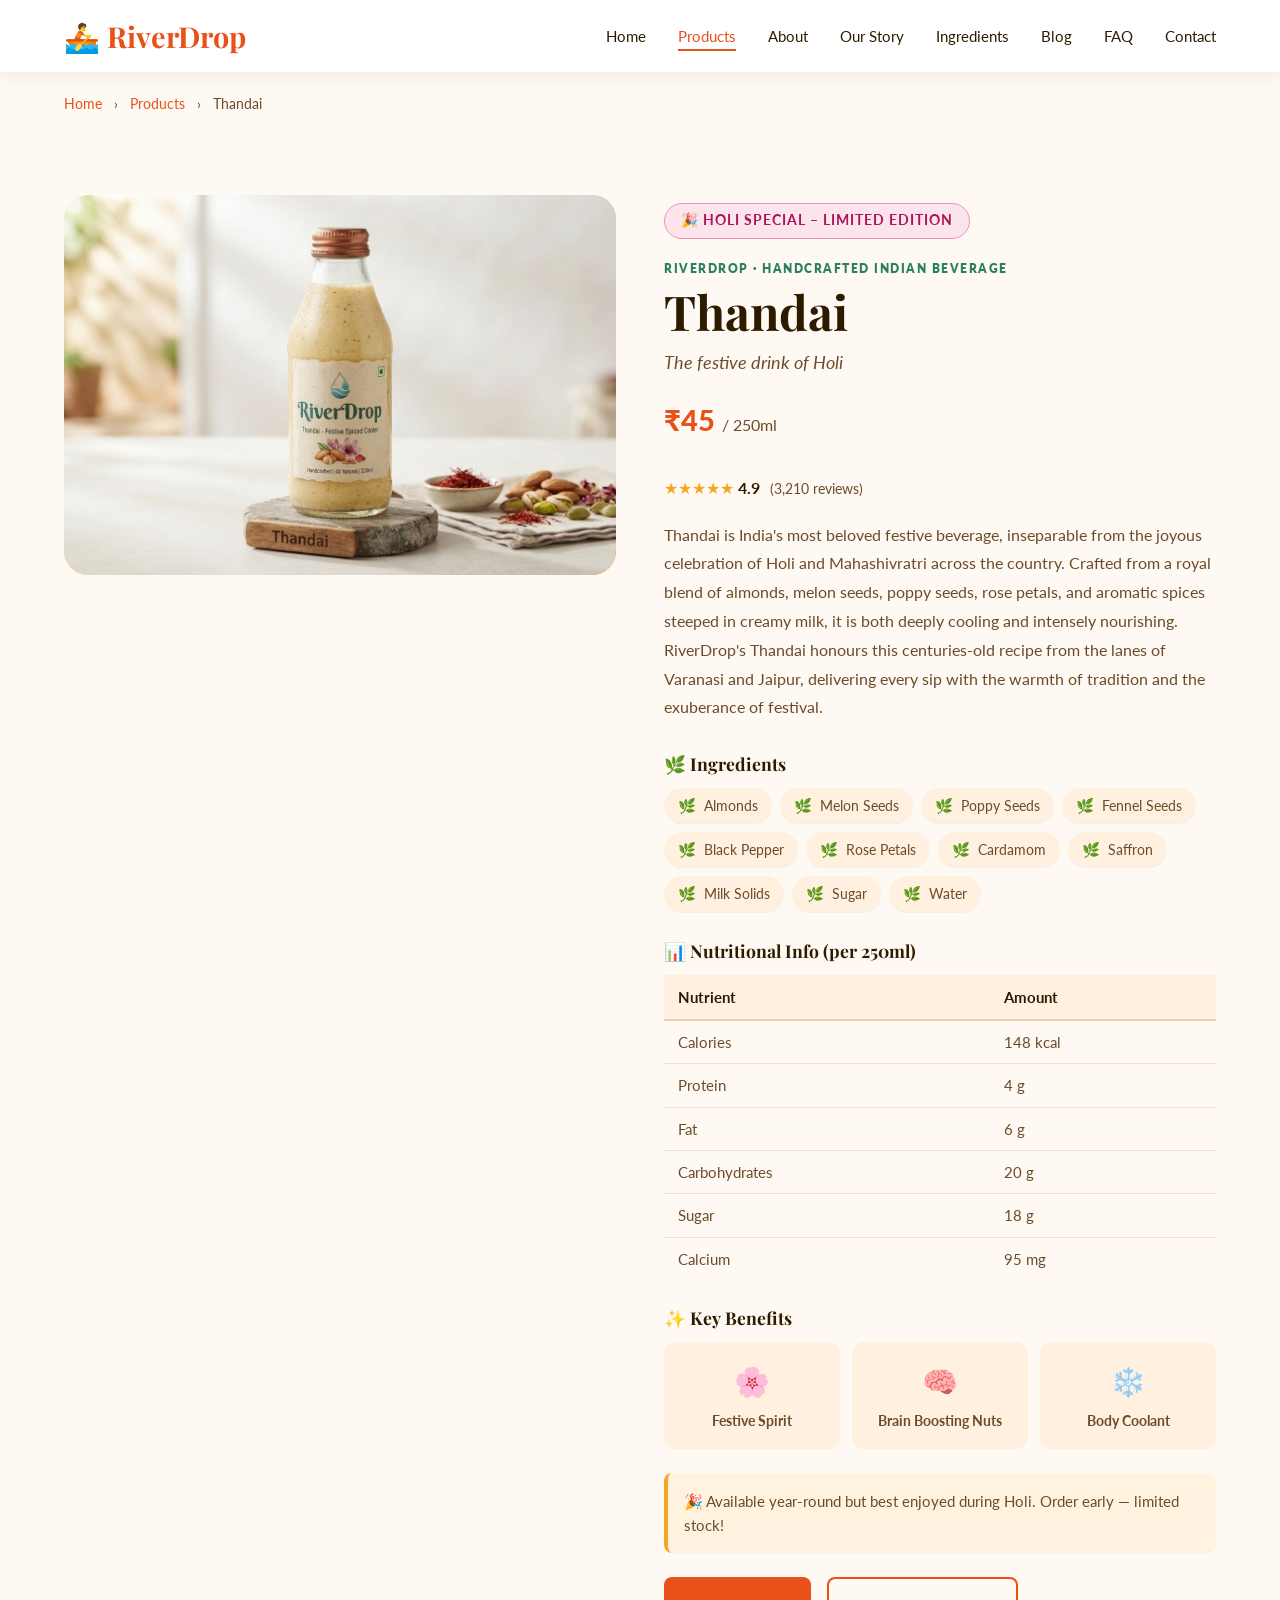
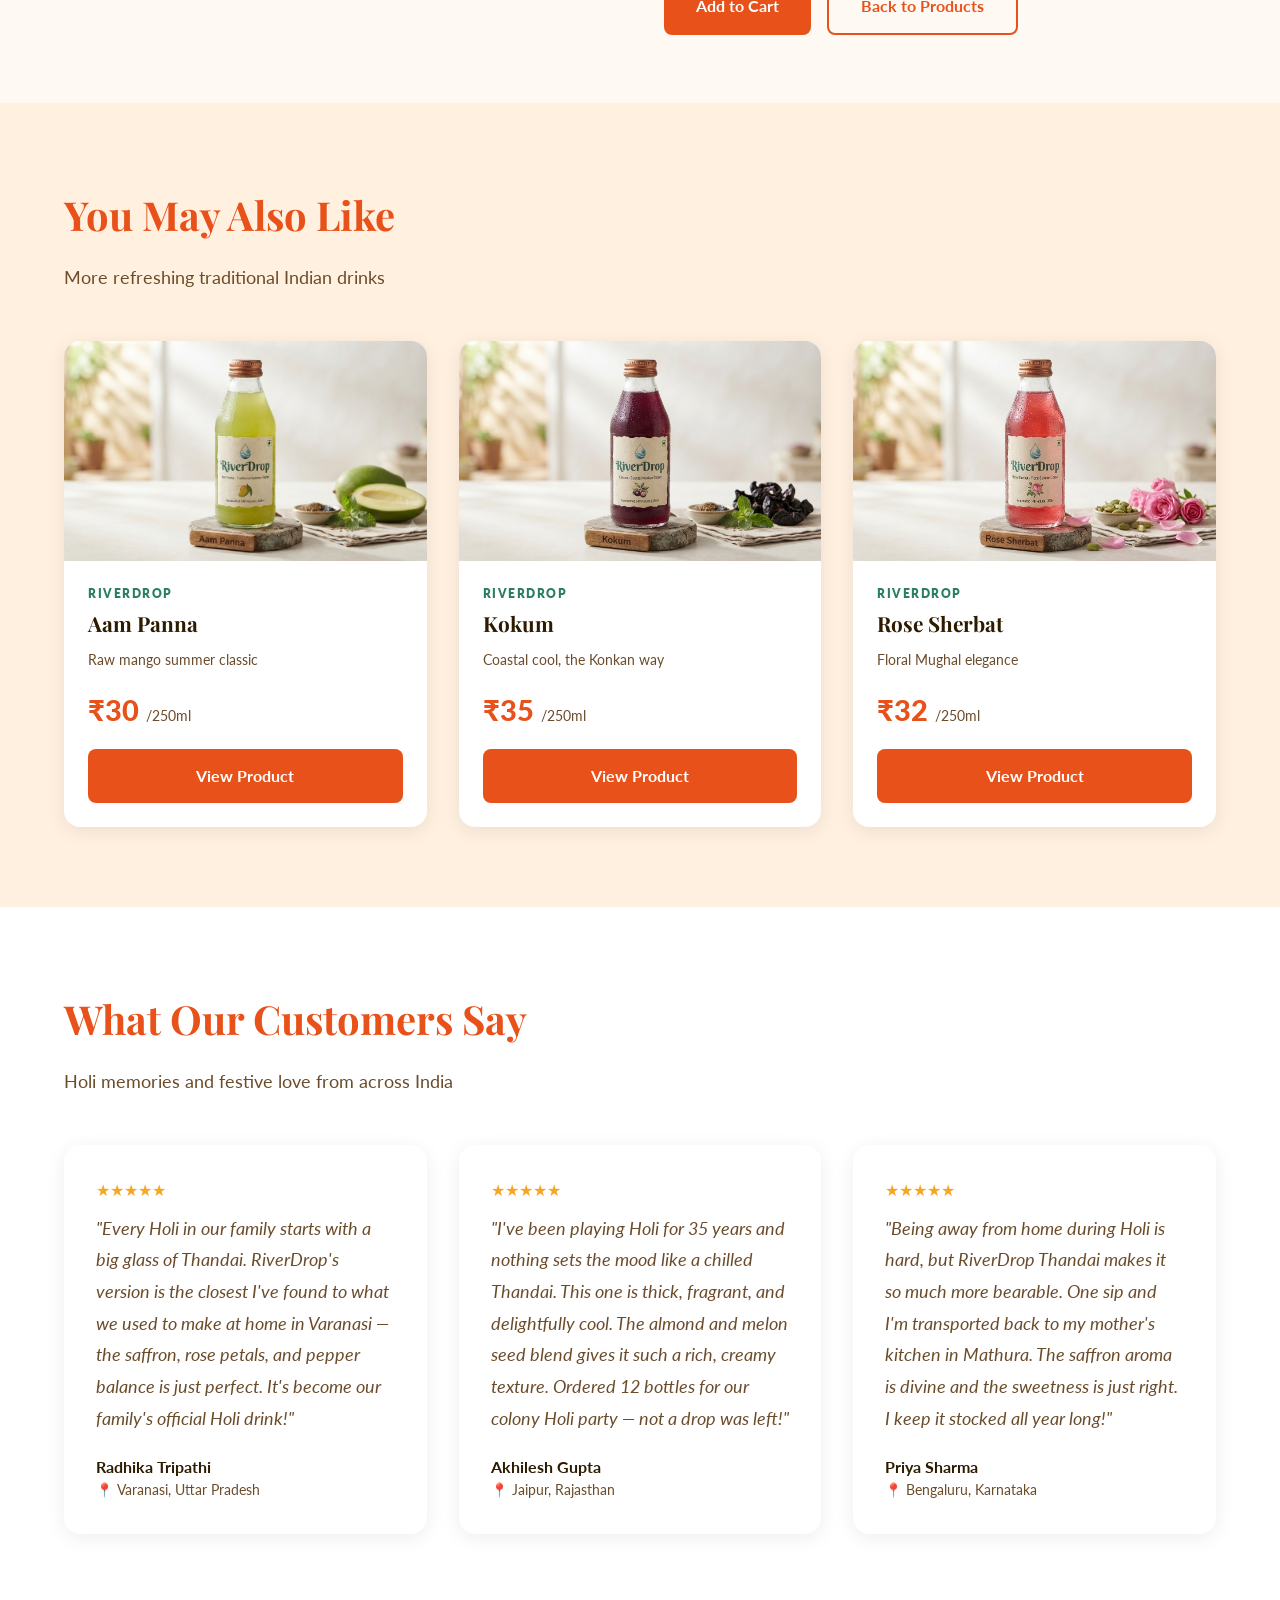
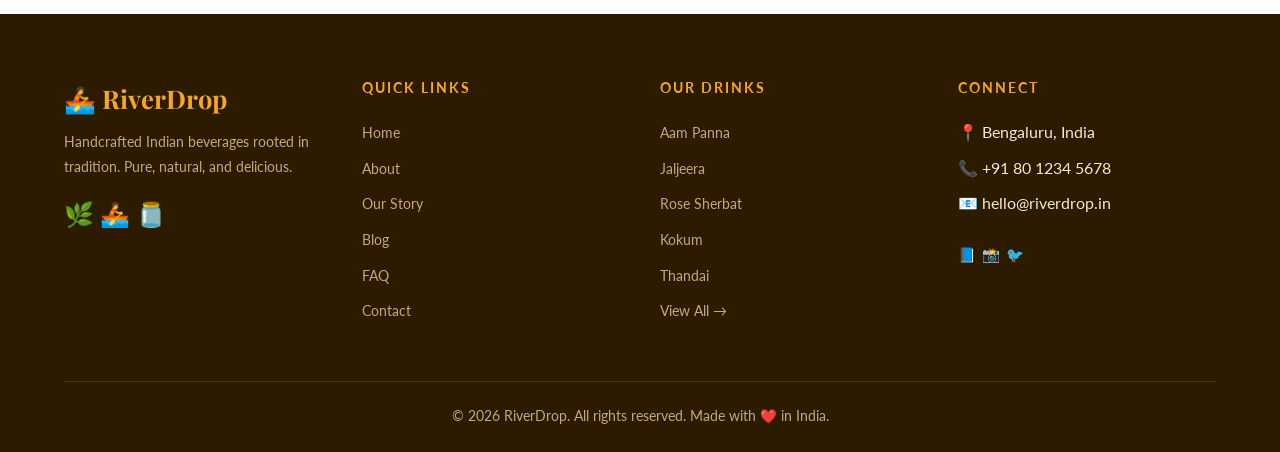
<file: thandai.html>
<!DOCTYPE html>
<html lang="en">
<head>
  <meta charset="UTF-8" />
  <meta name="viewport" content="width=device-width, initial-scale=1.0" />
  <title>Thandai – RiverDrop</title>
  <link rel="preconnect" href="https://fonts.googleapis.com" />
  <link rel="preconnect" href="https://fonts.gstatic.com" crossorigin />
  <link href="https://fonts.googleapis.com/css2?family=Playfair+Display:ital,wght@0,400;0,600;0,700;1,400&family=Lato:wght@300;400;700;900&display=swap" rel="stylesheet" />
  <link rel="stylesheet" href="styles.css" />
  <style>
    .product-detail-hero {
      display: grid;
      grid-template-columns: 1fr 1fr;
      gap: 48px;
      align-items: start;
      padding: 60px 0;
    }
    .product-visual {
      border-radius: 24px;
      height: 380px;
      overflow: hidden;
      padding: 0;
    }
    .product-brand-tag {
      font-size: 0.78rem;
      font-weight: 800;
      letter-spacing: 1.5px;
      text-transform: uppercase;
      color: var(--accent);
      margin-bottom: 6px;
    }
    .product-info { padding: 8px 0; }
    .badge {
      display: inline-block;
      padding: 6px 16px;
      border-radius: 20px;
      font-size: 0.85rem;
      font-weight: 700;
      font-family: 'Lato', sans-serif;
      margin-bottom: 20px;
    }
    .badge-popular { background: #FFF3E0; color: #E65100; border: 1px solid #FFB74D; }
    .badge-limited { background: #FCE4EC; color: #AD1457; border: 1px solid #F48FB1; }
    .badge-new { background: #E8F5E9; color: #2E7D32; border: 1px solid #81C784; }
    .product-info h1 {
      font-family: 'Playfair Display', serif;
      font-size: 3rem;
      color: var(--text-dark);
      margin-bottom: 10px;
      line-height: 1.1;
    }
    .product-tagline {
      font-style: italic;
      color: var(--text-mid);
      font-size: 1.15rem;
      margin-bottom: 20px;
    }
    .product-price-row {
      display: flex;
      align-items: center;
      gap: 20px;
      margin-bottom: 16px;
    }
    .product-price { font-size: 1.8rem; font-weight: 900; color: var(--primary); }
    .product-rating { color: #F5A623; font-size: 1rem; }
    .rating-count { color: var(--text-mid); font-size: 0.9rem; margin-left: 6px; }
    .product-desc { color: var(--text-mid); line-height: 1.8; font-size: 1rem; margin-bottom: 28px; }
    .ingredients-heading, .nutrition-heading, .benefits-heading {
      font-family: 'Playfair Display', serif;
      font-size: 1.1rem;
      font-weight: 700;
      color: var(--text-dark);
      margin-bottom: 10px;
      margin-top: 24px;
    }
    .ingredients-list {
      list-style: none;
      display: flex;
      flex-wrap: wrap;
      gap: 8px;
      margin-bottom: 24px;
      padding: 0;
    }
    .ingredients-list li {
      background: var(--light-bg);
      border-radius: 20px;
      padding: 6px 14px;
      font-size: 0.9rem;
      color: var(--text-mid);
    }
    .nutrition-table { width: 100%; border-collapse: collapse; margin-bottom: 24px; font-size: 0.95rem; }
    .nutrition-table th {
      background: var(--light-bg);
      padding: 10px 14px;
      text-align: left;
      font-weight: 700;
      color: var(--text-dark);
      border-bottom: 2px solid #E8D0B8;
    }
    .nutrition-table td { padding: 9px 14px; border-bottom: 1px solid #F0E0D0; color: var(--text-mid); }
    .nutrition-table tr:last-child td { border-bottom: none; }
    .benefits-grid { display: grid; grid-template-columns: repeat(3, 1fr); gap: 12px; margin-bottom: 24px; }
    .benefit-item {
      background: var(--light-bg);
      border-radius: 12px;
      padding: 16px 10px;
      text-align: center;
      font-size: 0.88rem;
      color: var(--text-mid);
      font-weight: 700;
    }
    .benefit-item span { display: block; font-size: 1.8rem; margin-bottom: 6px; }
    .info-box {
      background: #FFF3E0;
      border-left: 4px solid var(--secondary);
      padding: 16px;
      border-radius: 8px;
      margin: 24px 0;
      font-size: 0.95rem;
      color: var(--text-mid);
      line-height: 1.6;
    }
    .cta-buttons { display: flex; gap: 16px; flex-wrap: wrap; }
    .breadcrumb {
      padding: 20px 0;
      font-size: 0.9rem;
      color: var(--text-mid);
    }
    .breadcrumb a { color: var(--primary); text-decoration: none; }
    .breadcrumb a:hover { text-decoration: underline; }
    .breadcrumb span { margin: 0 8px; }
    .also-like-section { background: var(--light-bg); }
    .review-author { margin-top: 20px; }
    .review-name { font-weight: 700; color: var(--text-dark); }
    .review-location { font-size: 0.85rem; color: var(--text-mid); }
    .review-stars { color: #F5A623; font-size: 1rem; margin-bottom: 10px; }
    @media (max-width: 768px) {
      .product-detail-hero { grid-template-columns: 1fr; }
      .benefits-grid { grid-template-columns: repeat(3, 1fr); }
      .product-info h1 { font-size: 2.2rem; }
    }
  </style>
</head>
<body>

  <!-- NAVBAR -->
  <nav class="navbar">
    <div class="nav-container">
      <a href="index.html" class="nav-logo">🚣 RiverDrop</a>
      <ul class="nav-links">
        <li><a href="index.html">Home</a></li>
        <li><a href="products.html" class="active">Products</a></li>
        <li><a href="about.html">About</a></li>
        <li><a href="story.html">Our Story</a></li>
        <li><a href="ingredients.html">Ingredients</a></li>
        <li><a href="blog.html">Blog</a></li>
        <li><a href="faq.html">FAQ</a></li>
        <li><a href="contact.html">Contact</a></li>
      </ul>
    </div>
  </nav>

  <!-- BREADCRUMB -->
  <div class="container">
    <nav class="breadcrumb">
      <a href="index.html">Home</a>
      <span>›</span>
      <a href="products.html">Products</a>
      <span>›</span>
      Thandai
    </nav>
  </div>

  <!-- PRODUCT DETAIL HERO -->
  <div class="container">
    <div class="product-detail-hero">

      <!-- Left: Visual -->
      <div class="product-visual" style="background: linear-gradient(135deg, #fff3e0, #ff8f00);">
        <img src="images/thandai.jpg" alt="RiverDrop Thandai" style="width:100%;height:100%;object-fit:cover;border-radius:24px;display:block;" />
      </div>

      <!-- Right: Info -->
      <div class="product-info">
        <span class="badge badge-limited">🎉 Holi Special – Limited Edition</span>

        <div class="product-brand-tag">RiverDrop · Handcrafted Indian Beverage</div>
        <h1>Thandai</h1>
        <p class="product-tagline">The festive drink of Holi</p>

        <div class="product-price-row">
          <span class="product-price">₹45 <small style="font-size:1rem;font-weight:400;color:var(--text-mid)">/ 250ml</small></span>
        </div>
        <div class="product-rating">
          ★★★★★ <strong style="color:var(--text-dark)">4.9</strong>
          <span class="rating-count">(3,210 reviews)</span>
        </div>

        <p class="product-desc" style="margin-top:20px;">
          Thandai is India's most beloved festive beverage, inseparable from the joyous celebration of Holi and Mahashivratri across the country. Crafted from a royal blend of almonds, melon seeds, poppy seeds, rose petals, and aromatic spices steeped in creamy milk, it is both deeply cooling and intensely nourishing. RiverDrop's Thandai honours this centuries-old recipe from the lanes of Varanasi and Jaipur, delivering every sip with the warmth of tradition and the exuberance of festival.
        </p>

        <div class="ingredients-heading">🌿 Ingredients</div>
        <ul class="ingredients-list">
          <li>Almonds</li>
          <li>Melon Seeds</li>
          <li>Poppy Seeds</li>
          <li>Fennel Seeds</li>
          <li>Black Pepper</li>
          <li>Rose Petals</li>
          <li>Cardamom</li>
          <li>Saffron</li>
          <li>Milk Solids</li>
          <li>Sugar</li>
          <li>Water</li>
        </ul>

        <div class="nutrition-heading">📊 Nutritional Info (per 250ml)</div>
        <table class="nutrition-table">
          <thead>
            <tr><th>Nutrient</th><th>Amount</th></tr>
          </thead>
          <tbody>
            <tr><td>Calories</td><td>148 kcal</td></tr>
            <tr><td>Protein</td><td>4 g</td></tr>
            <tr><td>Fat</td><td>6 g</td></tr>
            <tr><td>Carbohydrates</td><td>20 g</td></tr>
            <tr><td>Sugar</td><td>18 g</td></tr>
            <tr><td>Calcium</td><td>95 mg</td></tr>
          </tbody>
        </table>

        <div class="benefits-heading">✨ Key Benefits</div>
        <div class="benefits-grid">
          <div class="benefit-item"><span>🌸</span>Festive Spirit</div>
          <div class="benefit-item"><span>🧠</span>Brain Boosting Nuts</div>
          <div class="benefit-item"><span>❄️</span>Body Coolant</div>
        </div>

        <div class="info-box">
          🎉 Available year-round but best enjoyed during Holi. Order early — limited stock!
        </div>

        <div class="cta-buttons">
          <button class="btn btn-primary">Add to Cart</button>
          <a href="products.html" class="btn btn-outline">Back to Products</a>
        </div>
      </div>
    </div>
  </div>

  <!-- YOU MAY ALSO LIKE -->
  <section class="section also-like-section">
    <div class="container">
      <h2 class="section-title">You May Also Like</h2>
      <p class="section-subtitle">More refreshing traditional Indian drinks</p>
      <div class="grid-3">

        <!-- Aam Panna -->
        <div class="product-card">
          <div class="product-card-image" style="background: linear-gradient(135deg, #E8F5E9, #2E7D32); overflow: hidden;">
            <img src="images/aam-panna.jpg" alt="RiverDrop Aam Panna" style="width:100%;height:100%;object-fit:cover;display:block;" />
          </div>
          <div class="product-card-body">
            <div class="product-brand-tag" style="font-size:0.72rem;margin-bottom:4px;">RiverDrop</div>
            <div class="product-card-name">Aam Panna</div>
            <div class="product-card-tagline">Raw mango summer classic</div>
            <div class="product-price">₹30 <span style="font-size:0.85rem;font-weight:400;color:var(--text-mid)">/250ml</span></div>
            <a href="aam-panna.html" class="btn btn-primary">View Product</a>
          </div>
        </div>

        <!-- Kokum -->
        <div class="product-card">
          <div class="product-card-image" style="background: linear-gradient(135deg, #ede7f6, #7b1fa2); overflow: hidden;">
            <img src="images/kokum.jpg" alt="RiverDrop Kokum" style="width:100%;height:100%;object-fit:cover;display:block;" />
          </div>
          <div class="product-card-body">
            <div class="product-brand-tag" style="font-size:0.72rem;margin-bottom:4px;">RiverDrop</div>
            <div class="product-card-name">Kokum</div>
            <div class="product-card-tagline">Coastal cool, the Konkan way</div>
            <div class="product-price">₹35 <span style="font-size:0.85rem;font-weight:400;color:var(--text-mid)">/250ml</span></div>
            <a href="kokum.html" class="btn btn-primary">View Product</a>
          </div>
        </div>

        <!-- Rose Sherbat -->
        <div class="product-card">
          <div class="product-card-image" style="background: linear-gradient(135deg, #FCE4EC, #E91E63); overflow: hidden;">
            <img src="images/rose-sherbat.jpg" alt="RiverDrop Rose Sherbat" style="width:100%;height:100%;object-fit:cover;display:block;" />
          </div>
          <div class="product-card-body">
            <div class="product-brand-tag" style="font-size:0.72rem;margin-bottom:4px;">RiverDrop</div>
            <div class="product-card-name">Rose Sherbat</div>
            <div class="product-card-tagline">Floral Mughal elegance</div>
            <div class="product-price">₹32 <span style="font-size:0.85rem;font-weight:400;color:var(--text-mid)">/250ml</span></div>
            <a href="rose-sherbat.html" class="btn btn-primary">View Product</a>
          </div>
        </div>

      </div>
    </div>
  </section>

  <!-- CUSTOMER REVIEWS -->
  <section class="section" style="background: #fff;">
    <div class="container">
      <h2 class="section-title">What Our Customers Say</h2>
      <p class="section-subtitle">Holi memories and festive love from across India</p>
      <div class="grid-3">

        <div class="testimonial-card">
          <div class="review-stars">★★★★★</div>
          <p class="testimonial-quote">"Every Holi in our family starts with a big glass of Thandai. RiverDrop's version is the closest I've found to what we used to make at home in Varanasi — the saffron, rose petals, and pepper balance is just perfect. It's become our family's official Holi drink!"</p>
          <div class="review-author">
            <div class="review-name">Radhika Tripathi</div>
            <div class="review-location">📍 Varanasi, Uttar Pradesh</div>
          </div>
        </div>

        <div class="testimonial-card">
          <div class="review-stars">★★★★★</div>
          <p class="testimonial-quote">"I've been playing Holi for 35 years and nothing sets the mood like a chilled Thandai. This one is thick, fragrant, and delightfully cool. The almond and melon seed blend gives it such a rich, creamy texture. Ordered 12 bottles for our colony Holi party — not a drop was left!"</p>
          <div class="review-author">
            <div class="review-name">Akhilesh Gupta</div>
            <div class="review-location">📍 Jaipur, Rajasthan</div>
          </div>
        </div>

        <div class="testimonial-card">
          <div class="review-stars">★★★★★</div>
          <p class="testimonial-quote">"Being away from home during Holi is hard, but RiverDrop Thandai makes it so much more bearable. One sip and I'm transported back to my mother's kitchen in Mathura. The saffron aroma is divine and the sweetness is just right. I keep it stocked all year long!"</p>
          <div class="review-author">
            <div class="review-name">Priya Sharma</div>
            <div class="review-location">📍 Bengaluru, Karnataka</div>
          </div>
        </div>

      </div>
    </div>
  </section>

  <!-- FOOTER -->
  <footer class="footer">
    <div class="container">
      <div class="footer-grid">
        <div class="footer-brand">
          <div class="footer-logo">🚣 RiverDrop</div>
          <p class="footer-desc">Handcrafted Indian beverages rooted in tradition. Pure, natural, and delicious.</p>
          <p style="margin-top:16px;font-size:1.5rem;">🌿 🚣 🫙</p>
        </div>
        <div>
          <div class="footer-heading">Quick Links</div>
          <ul class="footer-links">
            <li><a href="index.html">Home</a></li>
            <li><a href="about.html">About</a></li>
            <li><a href="story.html">Our Story</a></li>
            <li><a href="blog.html">Blog</a></li>
            <li><a href="faq.html">FAQ</a></li>
            <li><a href="contact.html">Contact</a></li>
          </ul>
        </div>
        <div>
          <div class="footer-heading">Our Drinks</div>
          <ul class="footer-links">
            <li><a href="aam-panna.html">Aam Panna</a></li>
            <li><a href="jaljeera.html">Jaljeera</a></li>
            <li><a href="rose-sherbat.html">Rose Sherbat</a></li>
            <li><a href="kokum.html">Kokum</a></li>
            <li><a href="thandai.html">Thandai</a></li>
            <li><a href="products.html">View All →</a></li>
          </ul>
        </div>
        <div>
          <div class="footer-heading">Connect</div>
          <ul class="footer-links">
            <li>📍 Bengaluru, India</li>
            <li>📞 +91 80 1234 5678</li>
            <li>📧 hello@riverdrop.in</li>
            <li style="margin-top:16px;font-size:1.5rem;"><a href="#" style="text-decoration:none;">📘</a> <a href="#" style="text-decoration:none;">📸</a> <a href="#" style="text-decoration:none;">🐦</a></li>
          </ul>
        </div>
      </div>
      <div class="footer-bottom">
        <p>© 2026 RiverDrop. All rights reserved. Made with ❤️ in India.</p>
      </div>
    </div>
  </footer>

</body>
</html>
</file>
<file: styles.css>
@import url('https://fonts.googleapis.com/css2?family=Playfair+Display:ital,wght@0,400;0,600;0,700;1,400&family=Lato:wght@300;400;700;900&display=swap');

/* ===== RESET ===== */
*, *::before, *::after {
  box-sizing: border-box;
  margin: 0;
  padding: 0;
}

/* ===== ROOT VARIABLES ===== */
:root {
  --primary: #E8521A;
  --secondary: #F5A623;
  --accent: #2A7F5E;
  --bg: #FFF9F3;
  --text-dark: #2D1B00;
  --text-mid: #6B4C2A;
  --light-bg: #FFF0E0;
}

/* ===== BASE ===== */
body {
  font-family: 'Lato', sans-serif;
  background: var(--bg);
  color: var(--text-dark);
  line-height: 1.6;
}

a {
  text-decoration: none;
}

img {
  max-width: 100%;
  display: block;
}

/* ===== LAYOUT ===== */
.container {
  max-width: 1200px;
  margin: 0 auto;
  padding: 0 24px;
}

.section {
  padding: 80px 0;
}

.section-title {
  font-family: 'Playfair Display', serif;
  font-size: 2.5rem;
  color: var(--primary);
  margin-bottom: 16px;
}

.section-subtitle {
  font-family: 'Lato', sans-serif;
  font-size: 1.1rem;
  color: var(--text-mid);
  margin-bottom: 48px;
  line-height: 1.7;
}

/* ===== NAVBAR ===== */
.navbar {
  position: sticky;
  top: 0;
  z-index: 1000;
  background: #ffffff;
  box-shadow: 0 2px 20px rgba(0, 0, 0, 0.08);
}

.nav-container {
  display: flex;
  justify-content: space-between;
  align-items: center;
  max-width: 1200px;
  margin: 0 auto;
  padding: 0 24px;
  height: 72px;
}

.nav-logo {
  font-family: 'Playfair Display', serif;
  font-size: 1.8rem;
  color: var(--primary);
  text-decoration: none;
  font-weight: 700;
}

.nav-links {
  display: flex;
  gap: 32px;
  list-style: none;
}

.nav-links a {
  font-family: 'Lato', sans-serif;
  font-size: 0.95rem;
  color: var(--text-dark);
  text-decoration: none;
  padding-bottom: 4px;
  border-bottom: 2px solid transparent;
  transition: all 0.3s ease;
  font-weight: 400;
}

.nav-links a:hover,
.nav-links a.active {
  border-bottom-color: var(--primary);
  color: var(--primary);
}

/* ===== HERO ===== */
.hero {
  min-height: 92vh;
  background: linear-gradient(135deg, #FFF0E0 0%, #FFE4C8 50%, #FFD4A8 100%);
  display: flex;
  align-items: center;
}

.hero-inner {
  display: flex;
  align-items: center;
  gap: 64px;
  width: 100%;
}

.hero-content {
  max-width: 600px;
  flex: 1;
}

.hero-eyebrow {
  text-transform: uppercase;
  letter-spacing: 3px;
  font-size: 0.85rem;
  color: var(--accent);
  font-weight: 700;
  font-family: 'Lato', sans-serif;
}

.hero-title {
  font-family: 'Playfair Display', serif;
  font-size: 4rem;
  line-height: 1.1;
  color: var(--text-dark);
  margin: 16px 0;
}

.hero-title span {
  color: var(--primary);
}

.hero-subtitle {
  font-family: 'Lato', sans-serif;
  font-size: 1.2rem;
  color: var(--text-mid);
  margin-bottom: 40px;
  line-height: 1.7;
}

.hero-buttons {
  display: flex;
  gap: 16px;
  flex-wrap: wrap;
}

.hero-visual {
  flex: 1;
  display: flex;
  align-items: center;
  justify-content: center;
}

.hero-visual img {
  width: 100%;
  max-width: 520px;
  aspect-ratio: 16 / 9;
  object-fit: cover;
  border-radius: 24px;
  box-shadow: 0 20px 50px rgba(45, 27, 0, 0.18);
  display: block;
}

.hero-image-placeholder {
  width: 420px;
  height: 420px;
  border-radius: 50%;
  background: radial-gradient(circle at 40% 40%, #FFD4A8, #F5A623 60%, #E8521A);
  display: flex;
  align-items: center;
  justify-content: center;
  font-size: 8rem;
  box-shadow: 0 24px 80px rgba(232, 82, 26, 0.25);
  overflow: hidden;
}

.hero-image-placeholder img {
  width: 100%;
  height: 100%;
  object-fit: cover;
  border-radius: 24px;
  box-shadow: 0 20px 50px rgba(45, 27, 0, 0.18);
}

/* ===== BUTTONS ===== */
.btn {
  display: inline-block;
  padding: 14px 32px;
  border-radius: 8px;
  font-family: 'Lato', sans-serif;
  font-size: 1rem;
  font-weight: 700;
  text-decoration: none;
  cursor: pointer;
  transition: all 0.3s ease;
  border: none;
  text-align: center;
}

.btn-primary {
  background: var(--primary);
  color: #ffffff;
}

.btn-primary:hover {
  background: #C43E10;
  transform: translateY(-2px);
  box-shadow: 0 8px 24px rgba(232, 82, 26, 0.35);
}

.btn-secondary {
  background: var(--secondary);
  color: var(--text-dark);
}

.btn-secondary:hover {
  transform: translateY(-2px);
  box-shadow: 0 8px 24px rgba(245, 166, 35, 0.35);
}

.btn-outline {
  background: transparent;
  color: var(--primary);
  border: 2px solid var(--primary);
}

.btn-outline:hover {
  background: var(--primary);
  color: #ffffff;
}

/* ===== GRIDS ===== */
.grid-2 {
  display: grid;
  grid-template-columns: repeat(auto-fit, minmax(300px, 1fr));
  gap: 32px;
}

.grid-3 {
  display: grid;
  grid-template-columns: repeat(auto-fit, minmax(260px, 1fr));
  gap: 32px;
}

.grid-4 {
  display: grid;
  grid-template-columns: repeat(auto-fit, minmax(220px, 1fr));
  gap: 32px;
}

/* ===== PRODUCT CARDS ===== */
.product-card {
  background: #ffffff;
  border-radius: 16px;
  overflow: hidden;
  box-shadow: 0 4px 20px rgba(0, 0, 0, 0.08);
  transition: all 0.3s ease;
  display: flex;
  flex-direction: column;
}

.product-card:hover {
  transform: translateY(-8px);
  box-shadow: 0 16px 40px rgba(0, 0, 0, 0.14);
}

.product-card-image {
  height: 220px;
  display: flex;
  align-items: center;
  justify-content: center;
  font-size: 5rem;
  position: relative;
  overflow: hidden;
}

.product-card-image img {
  width: 100%;
  height: 100%;
  object-fit: cover;
  display: block;
  transition: transform 0.4s ease;
}

.product-card:hover .product-card-image img {
  transform: scale(1.05);
}

.product-brand-tag {
  font-size: 0.72rem;
  font-weight: 800;
  letter-spacing: 1.5px;
  text-transform: uppercase;
  color: var(--accent);
  margin-bottom: 4px;
}

.product-card-body {
  padding: 24px;
  flex: 1;
  display: flex;
  flex-direction: column;
}

.product-card-name {
  font-family: 'Playfair Display', serif;
  font-size: 1.3rem;
  font-weight: 700;
  color: var(--text-dark);
}

.product-card-tagline {
  font-family: 'Lato', sans-serif;
  font-size: 0.9rem;
  color: var(--text-mid);
  margin: 8px 0 16px;
}

.product-price {
  font-size: 1.4rem;
  font-weight: 900;
  color: var(--primary);
  margin-bottom: 16px;
}

.product-card .btn {
  margin-top: auto;
  width: 100%;
  text-align: center;
}

/* ===== FEATURE BOX ===== */
.feature-box {
  text-align: center;
  padding: 40px 32px;
  background: #ffffff;
  border-radius: 16px;
  box-shadow: 0 4px 20px rgba(0, 0, 0, 0.06);
  transition: all 0.3s ease;
}

.feature-box:hover {
  transform: translateY(-4px);
}

.feature-icon {
  font-size: 3rem;
  margin-bottom: 16px;
}

.feature-title {
  font-family: 'Playfair Display', serif;
  font-size: 1.3rem;
  color: var(--text-dark);
  margin-bottom: 12px;
}

.feature-desc {
  font-family: 'Lato', sans-serif;
  font-size: 0.95rem;
  color: var(--text-mid);
  line-height: 1.7;
}

/* ===== TESTIMONIALS ===== */
.testimonial-card {
  background: #ffffff;
  border-radius: 16px;
  padding: 32px;
  box-shadow: 0 4px 20px rgba(0, 0, 0, 0.07);
}

.testimonial-quote {
  font-size: 1.1rem;
  color: var(--text-mid);
  line-height: 1.8;
  margin-bottom: 20px;
  font-style: italic;
}

.testimonial-author {
  font-weight: 700;
  color: var(--text-dark);
  font-family: 'Lato', sans-serif;
}

.testimonial-city {
  font-size: 0.85rem;
  color: var(--text-mid);
  font-family: 'Lato', sans-serif;
}

/* ===== NEWSLETTER ===== */
.newsletter-section {
  background: linear-gradient(135deg, var(--primary), var(--secondary));
  padding: 80px 0;
  text-align: center;
  color: #ffffff;
}

.newsletter-section .section-title {
  color: #ffffff;
}

.newsletter-section .section-subtitle {
  color: rgba(255, 255, 255, 0.9);
  margin-bottom: 0;
}

.newsletter-form {
  display: flex;
  gap: 12px;
  max-width: 480px;
  margin: 32px auto 0;
}

.newsletter-input {
  flex: 1;
  padding: 14px 20px;
  border-radius: 8px;
  border: none;
  font-size: 1rem;
  font-family: 'Lato', sans-serif;
  outline: none;
}

/* ===== BADGE ===== */
.badge {
  display: inline-block;
  padding: 4px 12px;
  border-radius: 20px;
  font-size: 0.75rem;
  font-weight: 700;
  text-transform: uppercase;
  letter-spacing: 1px;
}

.badge-new {
  background: var(--accent);
  color: #ffffff;
}

.badge-popular {
  background: var(--secondary);
  color: var(--text-dark);
}

.badge-limited {
  background: var(--primary);
  color: #ffffff;
}

/* ===== BREADCRUMB ===== */
.breadcrumb {
  font-size: 0.85rem;
  color: var(--text-mid);
  padding: 16px 0;
  font-family: 'Lato', sans-serif;
}

.breadcrumb a {
  color: var(--primary);
  text-decoration: none;
}

.breadcrumb a:hover {
  text-decoration: underline;
}

.breadcrumb span {
  margin: 0 8px;
  color: var(--text-mid);
}

/* ===== FOOTER ===== */
.footer {
  background: #2D1B00;
  color: #F5E8D8;
  padding: 64px 0 0;
}

.footer-grid {
  display: grid;
  grid-template-columns: repeat(auto-fit, minmax(200px, 1fr));
  gap: 40px;
}

.footer-logo {
  font-family: 'Playfair Display', serif;
  font-size: 1.6rem;
  color: var(--secondary);
  font-weight: 700;
}

.footer-desc {
  font-size: 0.9rem;
  line-height: 1.7;
  margin-top: 12px;
  color: #C4A882;
  font-family: 'Lato', sans-serif;
}

.footer-heading {
  font-family: 'Lato', sans-serif;
  font-weight: 700;
  font-size: 0.85rem;
  letter-spacing: 2px;
  text-transform: uppercase;
  color: var(--secondary);
  margin-bottom: 20px;
}

.footer-links {
  list-style: none;
}

.footer-links li {
  margin-bottom: 10px;
}

.footer-links a {
  color: #C4A882;
  text-decoration: none;
  font-size: 0.9rem;
  font-family: 'Lato', sans-serif;
  transition: color 0.3s ease;
}

.footer-links a:hover {
  color: #ffffff;
}

.footer-bottom {
  border-top: 1px solid rgba(255, 255, 255, 0.1);
  margin-top: 48px;
  padding: 24px 0;
  text-align: center;
  font-size: 0.85rem;
  color: #C4A882;
  font-family: 'Lato', sans-serif;
}

/* ===== PRODUCT DETAIL ===== */
.product-detail-hero {
  display: grid;
  grid-template-columns: 1fr 1fr;
  gap: 64px;
  align-items: center;
  padding: 80px 0;
}

.product-visual {
  height: 400px;
  border-radius: 24px;
  display: flex;
  align-items: center;
  justify-content: center;
  font-size: 10rem;
  overflow: hidden;
}

.product-visual img {
  width: 100%;
  height: 100%;
  object-fit: cover;
  border-radius: 24px;
  display: block;
}

.product-info .product-title {
  font-family: 'Playfair Display', serif;
  font-size: 3rem;
  color: var(--text-dark);
  line-height: 1.1;
}

.product-meta {
  display: flex;
  gap: 16px;
  flex-wrap: wrap;
  margin: 20px 0;
}

.product-price-large {
  font-size: 2.5rem;
  font-weight: 900;
  color: var(--primary);
  font-family: 'Lato', sans-serif;
}

.product-description {
  font-family: 'Lato', sans-serif;
  font-size: 1.1rem;
  line-height: 1.9;
  color: var(--text-mid);
  margin: 24px 0;
}

.ingredients-list {
  list-style: none;
  padding: 0;
}

.ingredients-list li {
  padding: 8px 0;
  border-bottom: 1px solid #EEE;
  display: flex;
  align-items: center;
  gap: 8px;
  font-family: 'Lato', sans-serif;
  color: var(--text-mid);
}

.ingredients-list li::before {
  content: "🌿";
}

/* ===== ABOUT / STORY ===== */
.about-hero {
  background: linear-gradient(135deg, #2D1B00, #6B4C2A);
  color: #ffffff;
  min-height: 60vh;
  display: flex;
  align-items: center;
}

.timeline {
  position: relative;
  padding-left: 48px;
}

.timeline::before {
  content: "";
  position: absolute;
  left: 16px;
  top: 0;
  bottom: 0;
  width: 2px;
  background: var(--primary);
}

.timeline-item {
  position: relative;
  margin-bottom: 48px;
}

.timeline-item::before {
  content: "";
  position: absolute;
  left: -40px;
  top: 6px;
  width: 16px;
  height: 16px;
  border-radius: 50%;
  background: var(--primary);
}

/* ===== BLOG ===== */
.blog-card {
  background: #ffffff;
  border-radius: 16px;
  overflow: hidden;
  box-shadow: 0 4px 20px rgba(0, 0, 0, 0.08);
  transition: all 0.3s ease;
}

.blog-card:hover {
  transform: translateY(-6px);
}

.blog-card-image {
  height: 200px;
  display: flex;
  align-items: center;
  justify-content: center;
  font-size: 4rem;
  overflow: hidden;
}

.blog-card-image img {
  width: 100%;
  height: 100%;
  object-fit: cover;
  display: block;
  transition: transform 0.4s ease;
}

.blog-card:hover .blog-card-image img {
  transform: scale(1.05);
}

.blog-featured-image,
.featured-post-image {
  overflow: hidden;
  border-radius: 16px;
}

.blog-featured-image img,
.featured-post-image img {
  width: 100%;
  height: 100%;
  object-fit: cover;
  display: block;
}

.blog-card-body {
  padding: 24px;
}

.blog-tag {
  font-size: 0.75rem;
  font-weight: 700;
  text-transform: uppercase;
  letter-spacing: 1px;
  color: var(--accent);
  margin-bottom: 8px;
  font-family: 'Lato', sans-serif;
}

.blog-title {
  font-family: 'Playfair Display', serif;
  font-size: 1.2rem;
  color: var(--text-dark);
  margin-bottom: 12px;
  line-height: 1.4;
}

.blog-excerpt {
  font-family: 'Lato', sans-serif;
  font-size: 0.9rem;
  color: var(--text-mid);
  line-height: 1.7;
}

.blog-meta {
  font-size: 0.8rem;
  color: var(--text-mid);
  margin-top: 16px;
  font-family: 'Lato', sans-serif;
}

/* ===== FAQ ===== */
.faq-item {
  border-bottom: 1px solid #EEE;
  padding: 24px 0;
}

.faq-question {
  font-family: 'Playfair Display', serif;
  font-size: 1.1rem;
  color: var(--text-dark);
  margin-bottom: 12px;
}

.faq-answer {
  font-family: 'Lato', sans-serif;
  font-size: 0.95rem;
  color: var(--text-mid);
  line-height: 1.8;
}

/* ===== CONTACT ===== */
.contact-grid {
  display: grid;
  grid-template-columns: 1fr 1fr;
  gap: 64px;
}

.form-group {
  margin-bottom: 24px;
}

.form-label {
  display: block;
  font-family: 'Lato', sans-serif;
  font-size: 0.9rem;
  font-weight: 700;
  color: var(--text-dark);
  margin-bottom: 8px;
}

.form-input,
.form-textarea {
  width: 100%;
  padding: 14px 18px;
  border: 2px solid #E8D5C0;
  border-radius: 8px;
  font-family: 'Lato', sans-serif;
  font-size: 1rem;
  background: #ffffff;
  transition: border-color 0.3s ease;
  color: var(--text-dark);
}

.form-input:focus,
.form-textarea:focus {
  border-color: var(--primary);
  outline: none;
}

.form-textarea {
  height: 160px;
  resize: vertical;
}

.contact-info-box {
  background: var(--light-bg);
  border-radius: 16px;
  padding: 40px;
}

.contact-info-item {
  display: flex;
  gap: 16px;
  align-items: flex-start;
  margin-bottom: 28px;
}

.contact-icon {
  font-size: 2rem;
}

/* ===== INGREDIENTS PAGE ===== */
.ingredient-card {
  background: #ffffff;
  border-radius: 16px;
  padding: 32px;
  box-shadow: 0 4px 20px rgba(0, 0, 0, 0.07);
  text-align: center;
  transition: all 0.3s ease;
}

.ingredient-card:hover {
  transform: translateY(-4px);
}

.ingredient-emoji {
  font-size: 4rem;
  margin-bottom: 16px;
}

.ingredient-name {
  font-family: 'Playfair Display', serif;
  font-size: 1.2rem;
  color: var(--text-dark);
  margin-bottom: 8px;
}

.ingredient-benefit {
  font-family: 'Lato', sans-serif;
  font-size: 0.9rem;
  color: var(--text-mid);
  line-height: 1.7;
}

/* ===== PRODUCT TILES ===== */
.product-tile {
  background: #ffffff;
  border-radius: 12px;
  padding: 20px;
  text-align: center;
  box-shadow: 0 4px 16px rgba(0, 0, 0, 0.07);
  transition: all 0.3s ease;
  display: block;
  color: var(--text-dark);
  text-decoration: none;
}

.product-tile:hover {
  transform: translateY(-4px);
  box-shadow: 0 10px 28px rgba(0, 0, 0, 0.12);
  color: var(--primary);
}

.product-tile-emoji {
  font-size: 2.4rem;
  margin-bottom: 8px;
}

.product-tile-img {
  width: 100%;
  height: 90px;
  object-fit: cover;
  border-radius: 8px;
  margin-bottom: 10px;
  display: block;
}

.product-tile-name {
  font-family: 'Lato', sans-serif;
  font-size: 0.9rem;
  font-weight: 700;
  color: inherit;
}

/* ===== UTILITY ===== */
.text-center {
  text-align: center;
}

.mt-24 {
  margin-top: 24px;
}

.mt-48 {
  margin-top: 48px;
}

.light-bg {
  background: var(--light-bg);
}

/* ===== RESPONSIVE ===== */
@media (max-width: 768px) {
  .nav-links {
    display: none;
  }

  .hero-title {
    font-size: 2.5rem;
  }

  .hero-inner {
    flex-direction: column;
    gap: 32px;
    text-align: center;
  }

  .hero-buttons {
    flex-direction: column;
    align-items: center;
  }

  .hero-image-placeholder {
    width: 260px;
    height: 260px;
    font-size: 5rem;
  }

  .grid-4 {
    grid-template-columns: repeat(2, 1fr);
  }

  .product-detail-hero {
    grid-template-columns: 1fr;
    gap: 32px;
  }

  .contact-grid {
    grid-template-columns: 1fr;
    gap: 32px;
  }

  .section-title {
    font-size: 2rem;
  }

  .newsletter-form {
    flex-direction: column;
  }

  .footer-grid {
    grid-template-columns: 1fr 1fr;
  }
}

@media (max-width: 480px) {
  .grid-4 {
    grid-template-columns: repeat(2, 1fr);
  }

  .footer-grid {
    grid-template-columns: 1fr;
  }
}
</file>
